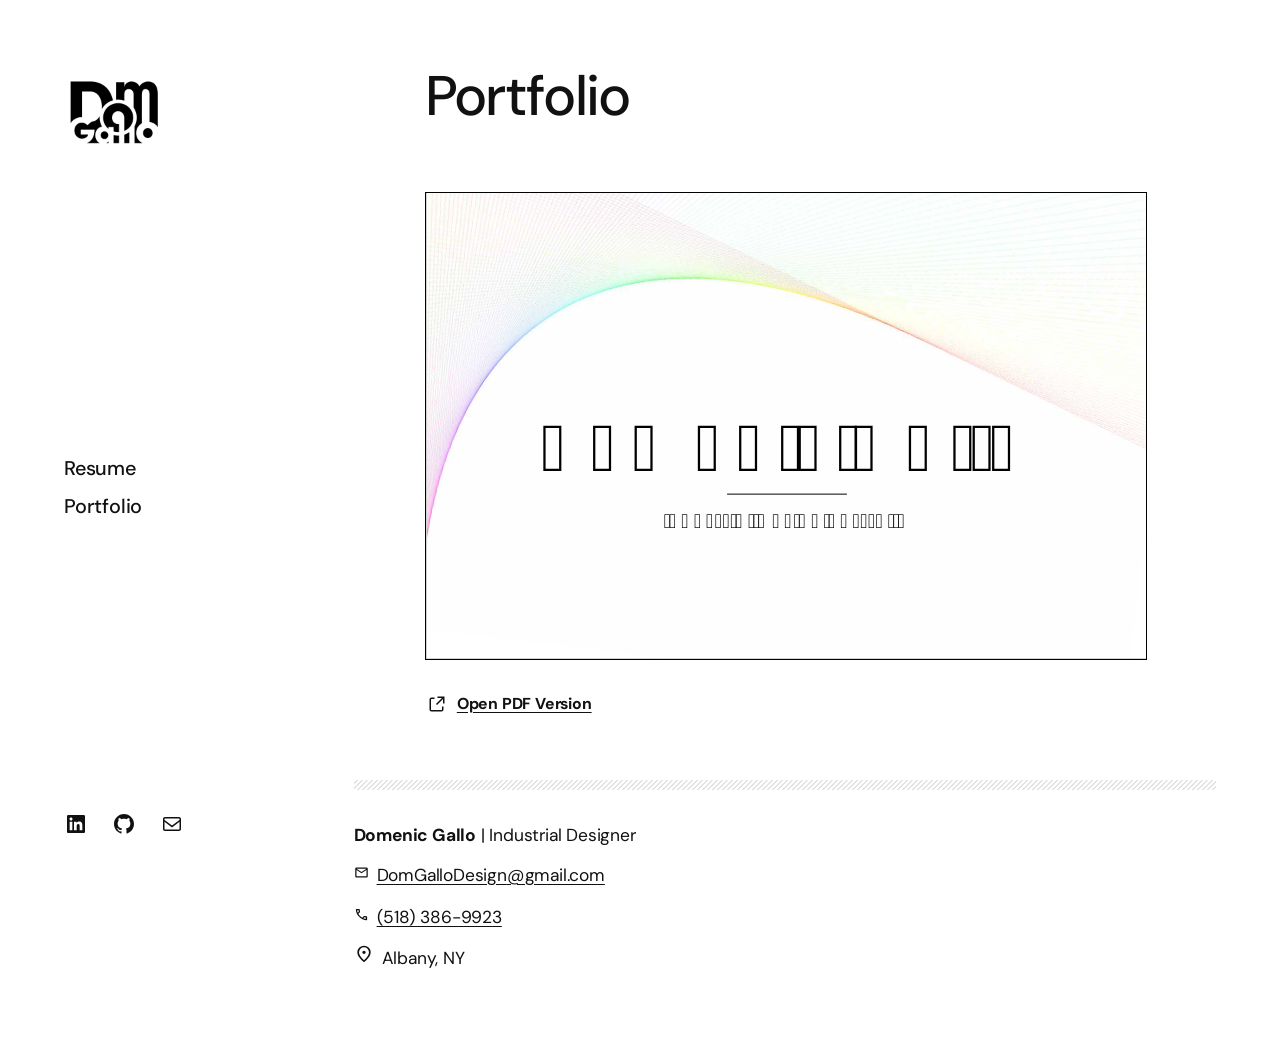
<file: portfolio/index.html>
<!DOCTYPE html>
<html lang="en-US">
<head><meta charset="UTF-8">
	
	<meta name="viewport" content="width=device-width, initial-scale=1">
<meta name="robots" content="max-image-preview:large">
<title>Portfolio – Domenic Gallo</title>





<style id="wp-img-auto-sizes-contain-inline-css">
img:is([sizes=auto i],[sizes^="auto," i]){contain-intrinsic-size:3000px 1500px}
/*# sourceURL=wp-img-auto-sizes-contain-inline-css */
</style>
<style id="wp-block-site-logo-inline-css">
.wp-block-site-logo{box-sizing:border-box;line-height:0}.wp-block-site-logo a{display:inline-block;line-height:0}.wp-block-site-logo.is-default-size img{height:auto;width:120px}.wp-block-site-logo img{height:auto;max-width:100%}.wp-block-site-logo a,.wp-block-site-logo img{border-radius:inherit}.wp-block-site-logo.aligncenter{margin-left:auto;margin-right:auto;text-align:center}:root :where(.wp-block-site-logo.is-style-rounded){border-radius:9999px}
/*# sourceURL=/wp-includes/blocks/site-logo/style.min.css */
</style>
<style id="wp-block-navigation-link-inline-css">
.wp-block-navigation .wp-block-navigation-item__label{overflow-wrap:break-word}.wp-block-navigation .wp-block-navigation-item__description{display:none}.link-ui-tools{outline:1px solid #f0f0f0;padding:8px}.link-ui-block-inserter{padding-top:8px}.link-ui-block-inserter__back{margin-left:8px;text-transform:uppercase}
/*# sourceURL=/wp-includes/blocks/navigation-link/style.min.css */
</style>
<link rel="stylesheet" id="wp-block-navigation-css" href="/wp-includes/blocks/navigation/style.min.css?ver=7.1.3" media="all">
<style id="wp-block-group-inline-css">
.wp-block-group{box-sizing:border-box}:where(.wp-block-group.wp-block-group-is-layout-constrained){position:relative}
/*# sourceURL=/wp-includes/blocks/group/style.min.css */
</style>
<style id="wp-block-social-links-inline-css">
.wp-block-social-links{background:none;box-sizing:border-box;margin-left:0;padding-left:0;padding-right:0;text-indent:0}.wp-block-social-links .wp-social-link a,.wp-block-social-links .wp-social-link a:hover{border-bottom:0;box-shadow:none;text-decoration:none}.wp-block-social-links .wp-social-link svg{height:1em;width:1em}.wp-block-social-links .wp-social-link span:not(.screen-reader-text){font-size:.65em;margin-left:.5em;margin-right:.5em}.wp-block-social-links.has-small-icon-size{font-size:16px}.wp-block-social-links,.wp-block-social-links.has-normal-icon-size{font-size:24px}.wp-block-social-links.has-large-icon-size{font-size:36px}.wp-block-social-links.has-huge-icon-size{font-size:48px}.wp-block-social-links.aligncenter{display:flex;justify-content:center}.wp-block-social-links.alignright{justify-content:flex-end}.wp-block-social-link{border-radius:9999px;display:block}@media not (prefers-reduced-motion){.wp-block-social-link{transition:transform .1s ease}}.wp-block-social-link{height:auto}.wp-block-social-link a{align-items:center;display:flex;line-height:0}.wp-block-social-link:hover{transform:scale(1.1)}.wp-block-social-links .wp-block-social-link.wp-social-link{display:inline-block;margin:0;padding:0}.wp-block-social-links .wp-block-social-link.wp-social-link .wp-block-social-link-anchor,.wp-block-social-links .wp-block-social-link.wp-social-link .wp-block-social-link-anchor svg,.wp-block-social-links .wp-block-social-link.wp-social-link .wp-block-social-link-anchor:active,.wp-block-social-links .wp-block-social-link.wp-social-link .wp-block-social-link-anchor:hover,.wp-block-social-links .wp-block-social-link.wp-social-link .wp-block-social-link-anchor:visited{fill:currentColor;color:currentColor}:where(.wp-block-social-links:not(.is-style-logos-only)) .wp-social-link{background-color:#f0f0f0;color:#444}:where(.wp-block-social-links:not(.is-style-logos-only)) .wp-social-link-amazon{background-color:#f90;color:#fff}:where(.wp-block-social-links:not(.is-style-logos-only)) .wp-social-link-bandcamp{background-color:#1ea0c3;color:#fff}:where(.wp-block-social-links:not(.is-style-logos-only)) .wp-social-link-behance{background-color:#0757fe;color:#fff}:where(.wp-block-social-links:not(.is-style-logos-only)) .wp-social-link-bluesky{background-color:#0a7aff;color:#fff}:where(.wp-block-social-links:not(.is-style-logos-only)) .wp-social-link-codepen{background-color:#1e1f26;color:#fff}:where(.wp-block-social-links:not(.is-style-logos-only)) .wp-social-link-deviantart{background-color:#02e49b;color:#fff}:where(.wp-block-social-links:not(.is-style-logos-only)) .wp-social-link-discord{background-color:#5865f2;color:#fff}:where(.wp-block-social-links:not(.is-style-logos-only)) .wp-social-link-dribbble{background-color:#e94c89;color:#fff}:where(.wp-block-social-links:not(.is-style-logos-only)) .wp-social-link-dropbox{background-color:#4280ff;color:#fff}:where(.wp-block-social-links:not(.is-style-logos-only)) .wp-social-link-etsy{background-color:#f45800;color:#fff}:where(.wp-block-social-links:not(.is-style-logos-only)) .wp-social-link-facebook{background-color:#0866ff;color:#fff}:where(.wp-block-social-links:not(.is-style-logos-only)) .wp-social-link-fivehundredpx{background-color:#000;color:#fff}:where(.wp-block-social-links:not(.is-style-logos-only)) .wp-social-link-flickr{background-color:#0461dd;color:#fff}:where(.wp-block-social-links:not(.is-style-logos-only)) .wp-social-link-foursquare{background-color:#e65678;color:#fff}:where(.wp-block-social-links:not(.is-style-logos-only)) .wp-social-link-github{background-color:#24292d;color:#fff}:where(.wp-block-social-links:not(.is-style-logos-only)) .wp-social-link-goodreads{background-color:#eceadd;color:#382110}:where(.wp-block-social-links:not(.is-style-logos-only)) .wp-social-link-google{background-color:#ea4434;color:#fff}:where(.wp-block-social-links:not(.is-style-logos-only)) .wp-social-link-gravatar{background-color:#1d4fc4;color:#fff}:where(.wp-block-social-links:not(.is-style-logos-only)) .wp-social-link-instagram{background-color:#f00075;color:#fff}:where(.wp-block-social-links:not(.is-style-logos-only)) .wp-social-link-lastfm{background-color:#e21b24;color:#fff}:where(.wp-block-social-links:not(.is-style-logos-only)) .wp-social-link-linkedin{background-color:#0d66c2;color:#fff}:where(.wp-block-social-links:not(.is-style-logos-only)) .wp-social-link-mastodon{background-color:#3288d4;color:#fff}:where(.wp-block-social-links:not(.is-style-logos-only)) .wp-social-link-medium{background-color:#000;color:#fff}:where(.wp-block-social-links:not(.is-style-logos-only)) .wp-social-link-meetup{background-color:#f6405f;color:#fff}:where(.wp-block-social-links:not(.is-style-logos-only)) .wp-social-link-patreon{background-color:#000;color:#fff}:where(.wp-block-social-links:not(.is-style-logos-only)) .wp-social-link-pinterest{background-color:#e60122;color:#fff}:where(.wp-block-social-links:not(.is-style-logos-only)) .wp-social-link-pocket{background-color:#ef4155;color:#fff}:where(.wp-block-social-links:not(.is-style-logos-only)) .wp-social-link-reddit{background-color:#ff4500;color:#fff}:where(.wp-block-social-links:not(.is-style-logos-only)) .wp-social-link-skype{background-color:#0478d7;color:#fff}:where(.wp-block-social-links:not(.is-style-logos-only)) .wp-social-link-snapchat{stroke:#000;background-color:#fefc00;color:#fff}:where(.wp-block-social-links:not(.is-style-logos-only)) .wp-social-link-soundcloud{background-color:#ff5600;color:#fff}:where(.wp-block-social-links:not(.is-style-logos-only)) .wp-social-link-spotify{background-color:#1bd760;color:#fff}:where(.wp-block-social-links:not(.is-style-logos-only)) .wp-social-link-telegram{background-color:#2aabee;color:#fff}:where(.wp-block-social-links:not(.is-style-logos-only)) .wp-social-link-threads{background-color:#000;color:#fff}:where(.wp-block-social-links:not(.is-style-logos-only)) .wp-social-link-tiktok{background-color:#000;color:#fff}:where(.wp-block-social-links:not(.is-style-logos-only)) .wp-social-link-tumblr{background-color:#011835;color:#fff}:where(.wp-block-social-links:not(.is-style-logos-only)) .wp-social-link-twitch{background-color:#6440a4;color:#fff}:where(.wp-block-social-links:not(.is-style-logos-only)) .wp-social-link-twitter{background-color:#1da1f2;color:#fff}:where(.wp-block-social-links:not(.is-style-logos-only)) .wp-social-link-vimeo{background-color:#1eb7ea;color:#fff}:where(.wp-block-social-links:not(.is-style-logos-only)) .wp-social-link-vk{background-color:#4680c2;color:#fff}:where(.wp-block-social-links:not(.is-style-logos-only)) .wp-social-link-wordpress{background-color:#3499cd;color:#fff}:where(.wp-block-social-links:not(.is-style-logos-only)) .wp-social-link-whatsapp{background-color:#25d366;color:#fff}:where(.wp-block-social-links:not(.is-style-logos-only)) .wp-social-link-x{background-color:#000;color:#fff}:where(.wp-block-social-links:not(.is-style-logos-only)) .wp-social-link-yelp{background-color:#d32422;color:#fff}:where(.wp-block-social-links:not(.is-style-logos-only)) .wp-social-link-youtube{background-color:red;color:#fff}:where(.wp-block-social-links.is-style-logos-only) .wp-social-link{background:none}:where(.wp-block-social-links.is-style-logos-only) .wp-social-link svg{height:1.25em;width:1.25em}:where(.wp-block-social-links.is-style-logos-only) .wp-social-link-amazon{color:#f90}:where(.wp-block-social-links.is-style-logos-only) .wp-social-link-bandcamp{color:#1ea0c3}:where(.wp-block-social-links.is-style-logos-only) .wp-social-link-behance{color:#0757fe}:where(.wp-block-social-links.is-style-logos-only) .wp-social-link-bluesky{color:#0a7aff}:where(.wp-block-social-links.is-style-logos-only) .wp-social-link-codepen{color:#1e1f26}:where(.wp-block-social-links.is-style-logos-only) .wp-social-link-deviantart{color:#02e49b}:where(.wp-block-social-links.is-style-logos-only) .wp-social-link-discord{color:#5865f2}:where(.wp-block-social-links.is-style-logos-only) .wp-social-link-dribbble{color:#e94c89}:where(.wp-block-social-links.is-style-logos-only) .wp-social-link-dropbox{color:#4280ff}:where(.wp-block-social-links.is-style-logos-only) .wp-social-link-etsy{color:#f45800}:where(.wp-block-social-links.is-style-logos-only) .wp-social-link-facebook{color:#0866ff}:where(.wp-block-social-links.is-style-logos-only) .wp-social-link-fivehundredpx{color:#000}:where(.wp-block-social-links.is-style-logos-only) .wp-social-link-flickr{color:#0461dd}:where(.wp-block-social-links.is-style-logos-only) .wp-social-link-foursquare{color:#e65678}:where(.wp-block-social-links.is-style-logos-only) .wp-social-link-github{color:#24292d}:where(.wp-block-social-links.is-style-logos-only) .wp-social-link-goodreads{color:#382110}:where(.wp-block-social-links.is-style-logos-only) .wp-social-link-google{color:#ea4434}:where(.wp-block-social-links.is-style-logos-only) .wp-social-link-gravatar{color:#1d4fc4}:where(.wp-block-social-links.is-style-logos-only) .wp-social-link-instagram{color:#f00075}:where(.wp-block-social-links.is-style-logos-only) .wp-social-link-lastfm{color:#e21b24}:where(.wp-block-social-links.is-style-logos-only) .wp-social-link-linkedin{color:#0d66c2}:where(.wp-block-social-links.is-style-logos-only) .wp-social-link-mastodon{color:#3288d4}:where(.wp-block-social-links.is-style-logos-only) .wp-social-link-medium{color:#000}:where(.wp-block-social-links.is-style-logos-only) .wp-social-link-meetup{color:#f6405f}:where(.wp-block-social-links.is-style-logos-only) .wp-social-link-patreon{color:#000}:where(.wp-block-social-links.is-style-logos-only) .wp-social-link-pinterest{color:#e60122}:where(.wp-block-social-links.is-style-logos-only) .wp-social-link-pocket{color:#ef4155}:where(.wp-block-social-links.is-style-logos-only) .wp-social-link-reddit{color:#ff4500}:where(.wp-block-social-links.is-style-logos-only) .wp-social-link-skype{color:#0478d7}:where(.wp-block-social-links.is-style-logos-only) .wp-social-link-snapchat{stroke:#000;color:#fff}:where(.wp-block-social-links.is-style-logos-only) .wp-social-link-soundcloud{color:#ff5600}:where(.wp-block-social-links.is-style-logos-only) .wp-social-link-spotify{color:#1bd760}:where(.wp-block-social-links.is-style-logos-only) .wp-social-link-telegram{color:#2aabee}:where(.wp-block-social-links.is-style-logos-only) .wp-social-link-threads{color:#000}:where(.wp-block-social-links.is-style-logos-only) .wp-social-link-tiktok{color:#000}:where(.wp-block-social-links.is-style-logos-only) .wp-social-link-tumblr{color:#011835}:where(.wp-block-social-links.is-style-logos-only) .wp-social-link-twitch{color:#6440a4}:where(.wp-block-social-links.is-style-logos-only) .wp-social-link-twitter{color:#1da1f2}:where(.wp-block-social-links.is-style-logos-only) .wp-social-link-vimeo{color:#1eb7ea}:where(.wp-block-social-links.is-style-logos-only) .wp-social-link-vk{color:#4680c2}:where(.wp-block-social-links.is-style-logos-only) .wp-social-link-whatsapp{color:#25d366}:where(.wp-block-social-links.is-style-logos-only) .wp-social-link-wordpress{color:#3499cd}:where(.wp-block-social-links.is-style-logos-only) .wp-social-link-x{color:#000}:where(.wp-block-social-links.is-style-logos-only) .wp-social-link-yelp{color:#d32422}:where(.wp-block-social-links.is-style-logos-only) .wp-social-link-youtube{color:red}.wp-block-social-links.is-style-pill-shape .wp-social-link{width:auto}:root :where(.wp-block-social-links .wp-social-link a){padding:.25em}:root :where(.wp-block-social-links.is-style-logos-only .wp-social-link a){padding:0}:root :where(.wp-block-social-links.is-style-pill-shape .wp-social-link a){padding-left:.6666666667em;padding-right:.6666666667em}.wp-block-social-links:not(.has-icon-color):not(.has-icon-background-color) .wp-social-link-snapchat .wp-block-social-link-label{color:#000}
/*# sourceURL=/wp-includes/blocks/social-links/style.min.css */
</style>
<style id="wp-block-post-title-inline-css">
.wp-block-post-title{box-sizing:border-box;word-break:break-word}.wp-block-post-title :where(a){display:inline-block;font-family:inherit;font-size:inherit;font-style:inherit;font-weight:inherit;letter-spacing:inherit;line-height:inherit;text-decoration:inherit}
/*# sourceURL=/wp-includes/blocks/post-title/style.min.css */
</style>
<link rel="stylesheet" id="pdfemb_embed_pdf_css-css" href="/wp-content/plugins/pdf-embedder/assets/css/pdfemb.min.css?ver=5.0.2" media="all">
<style id="pdfemb-pdf-embedder-viewer-style-inline-css">
.wp-block-pdfemb-pdf-embedder-viewer{max-width:none}

/*# sourceURL=/wp-content/plugins/pdf-embedder/block/build/style-index.css */
</style>
<style id="wp-block-icon-inline-css">
.wp-block-icon{line-height:0}.wp-block-icon.aligncenter{display:flex;justify-content:center}.wp-block-icon svg{fill:currentColor;box-sizing:border-box}.wp-block-icon svg.is-flip-horizontal{transform:scaleX(-1)}.wp-block-icon svg.is-flip-vertical{transform:scaleY(-1)}.wp-block-icon svg.is-flip-horizontal.is-flip-vertical{transform:scaleX(-1) scaleY(-1)}:where(.wp-block-icon) svg{height:100%;width:100%}
/*# sourceURL=/wp-includes/blocks/icon/style.min.css */
</style>
<style id="wp-block-file-inline-css">
.wp-block-file{box-sizing:border-box}.wp-block-file:not(.wp-element-button){font-size:.8em}.wp-block-file.aligncenter{text-align:center}.wp-block-file.alignright{text-align:right}.wp-block-file *+.wp-block-file__button{margin-left:.75em}:where(.wp-block-file){margin-bottom:1.5em}.wp-block-file__embed{margin-bottom:1em}:where(.wp-block-file__button){border-radius:2em;display:inline-block;padding:.5em 1em}:where(.wp-block-file__button):where(a):active,:where(.wp-block-file__button):where(a):focus,:where(.wp-block-file__button):where(a):hover,:where(.wp-block-file__button):where(a):visited{box-shadow:none;color:#fff;opacity:.85;text-decoration:none}
/*# sourceURL=/wp-includes/blocks/file/style.min.css */
</style>
<style id="wp-block-post-content-inline-css">
.wp-block-post-content{display:flow-root}
/*# sourceURL=/wp-includes/blocks/post-content/style.min.css */
</style>
<style id="wp-block-separator-inline-css">
@charset "UTF-8";.wp-block-separator{border:none;border-top:2px solid}:root :where(.wp-block-separator.is-style-dots){height:auto;line-height:1;text-align:center}:root :where(.wp-block-separator.is-style-dots):before{color:currentColor;content:"···";font-family:serif;font-size:1.5em;letter-spacing:2em;padding-left:2em}.wp-block-separator.is-style-dots{background:none!important;border:none!important}
/*# sourceURL=/wp-includes/blocks/separator/style.min.css */
</style>
<style id="wp-block-paragraph-inline-css">
.is-small-text{font-size:.875em}.is-regular-text{font-size:1em}.is-large-text{font-size:2.25em}.is-larger-text{font-size:3em}.has-drop-cap:not(:focus):first-letter{float:left;font-size:8.4em;font-style:normal;font-weight:100;line-height:.68;margin:.05em .1em 0 0;text-transform:uppercase}body.rtl .has-drop-cap:not(:focus):first-letter{float:none;margin-left:.1em}p.has-drop-cap.has-background{overflow:hidden}:root :where(p.has-background){padding:1.25em 2.375em}:where(p.has-text-color:not(.has-link-color)) a{color:inherit}p.has-text-align-left[style*="writing-mode:vertical-lr"],p.has-text-align-right[style*="writing-mode:vertical-rl"]{rotate:180deg}
/*# sourceURL=/wp-includes/blocks/paragraph/style.min.css */
</style>
<style id="safe-svg-svg-icon-style-inline-css">
.wp-block-safe-svg-svg-icon a{align-self:center}.safe-svg-cover{text-align:center}.safe-svg-cover .safe-svg-inside{display:inline-block;max-width:100%}.safe-svg-cover svg{fill:currentColor;height:100%;max-height:100%;max-width:100%;width:100%}

/*# sourceURL=/wp-content/plugins/safe-svg/dist/safe-svg-block-frontend.css */
</style>
<style id="wp-block-columns-inline-css">
.wp-block-columns{box-sizing:border-box;display:flex;flex-wrap:wrap!important}@media (min-width:782px){.wp-block-columns{flex-wrap:nowrap!important}}.wp-block-columns{align-items:normal!important}.wp-block-columns.are-vertically-aligned-top{align-items:flex-start}.wp-block-columns.are-vertically-aligned-center{align-items:center}.wp-block-columns.are-vertically-aligned-bottom{align-items:flex-end}@media (max-width:781px){.wp-block-columns:not(.is-not-stacked-on-mobile)>.wp-block-column{flex-basis:100%!important}}@media (min-width:782px){.wp-block-columns:not(.is-not-stacked-on-mobile)>.wp-block-column{flex-basis:0;flex-grow:1}.wp-block-columns:not(.is-not-stacked-on-mobile)>.wp-block-column[style*=flex-basis]{flex-grow:0}}.wp-block-columns.is-not-stacked-on-mobile{flex-wrap:nowrap!important}.wp-block-columns.is-not-stacked-on-mobile>.wp-block-column{flex-basis:0;flex-grow:1}.wp-block-columns.is-not-stacked-on-mobile>.wp-block-column[style*=flex-basis]{flex-grow:0}:where(.wp-block-columns){margin-bottom:1.75em}:where(.wp-block-columns.has-background){padding:1.25em 2.375em}.wp-block-column{flex-grow:1;min-width:0;overflow-wrap:break-word;word-break:break-word}.wp-block-column.is-vertically-aligned-top{align-self:flex-start}.wp-block-column.is-vertically-aligned-center{align-self:center}.wp-block-column.is-vertically-aligned-bottom{align-self:flex-end}.wp-block-column.is-vertically-aligned-stretch{align-self:stretch}.wp-block-column.is-vertically-aligned-bottom,.wp-block-column.is-vertically-aligned-center,.wp-block-column.is-vertically-aligned-top{width:100%}
/*# sourceURL=/wp-includes/blocks/columns/style.min.css */
</style>
<style id="wp-emoji-styles-inline-css">

	img.wp-smiley, img.emoji {
		display: inline !important;
		border: none !important;
		box-shadow: none !important;
		height: 1em !important;
		width: 1em !important;
		margin: 0 0.07em !important;
		vertical-align: -0.1em !important;
		background: none !important;
		padding: 0 !important;
	}
/*# sourceURL=wp-emoji-styles-inline-css */
</style>
<style id="wp-block-library-inline-css">
:root{--wp-block-synced-color:#7a00df;--wp-block-synced-color--rgb:122,0,223;--wp-bound-block-color:var(--wp-block-synced-color);--wp-editor-canvas-background:#ddd;--wp-admin-theme-color:#007cba;--wp-admin-theme-color--rgb:0,124,186;--wp-admin-theme-color-darker-10:#006ba1;--wp-admin-theme-color-darker-10--rgb:0,107,160.5;--wp-admin-theme-color-darker-20:#005a87;--wp-admin-theme-color-darker-20--rgb:0,90,135;--wp-admin-border-width-focus:2px}@media (min-resolution:192dpi){:root{--wp-admin-border-width-focus:1.5px}}.wp-element-button{cursor:pointer}:root .has-very-light-gray-background-color{background-color:#eee}:root .has-very-dark-gray-background-color{background-color:#313131}:root .has-very-light-gray-color{color:#eee}:root .has-very-dark-gray-color{color:#313131}:root .has-vivid-green-cyan-to-vivid-cyan-blue-gradient-background{background:linear-gradient(135deg,#00d084,#0693e3)}:root .has-purple-crush-gradient-background{background:linear-gradient(135deg,#34e2e4,#4721fb 50%,#ab1dfe)}:root .has-hazy-dawn-gradient-background{background:linear-gradient(135deg,#faaca8,#dad0ec)}:root .has-subdued-olive-gradient-background{background:linear-gradient(135deg,#fafae1,#67a671)}:root .has-atomic-cream-gradient-background{background:linear-gradient(135deg,#fdd79a,#004a59)}:root .has-nightshade-gradient-background{background:linear-gradient(135deg,#330968,#31cdcf)}:root .has-midnight-gradient-background{background:linear-gradient(135deg,#020381,#2874fc)}:root{--wp--preset--font-size--normal:16px;--wp--preset--font-size--huge:42px}.has-regular-font-size{font-size:1em}.has-larger-font-size{font-size:2.625em}.has-normal-font-size{font-size:var(--wp--preset--font-size--normal)}.has-huge-font-size{font-size:var(--wp--preset--font-size--huge)}:root .has-text-align-center{text-align:center}:root .has-text-align-left{text-align:left}:root .has-text-align-right{text-align:right}.has-fit-text{white-space:nowrap!important}#end-resizable-editor-section{display:none}.aligncenter{clear:both}.items-justified-left{justify-content:flex-start}.items-justified-center{justify-content:center}.items-justified-right{justify-content:flex-end}.items-justified-space-between{justify-content:space-between}.screen-reader-text{word-wrap:normal!important;border:0;clip-path:inset(50%);height:1px;margin:-1px;overflow:hidden;padding:0;position:absolute;width:1px;word-break:normal!important}.screen-reader-text:focus{background-color:#ddd;clip-path:none;color:#444;display:block;font-size:1em;height:auto;left:5px;line-height:normal;padding:15px 23px 14px;text-decoration:none;top:5px;width:auto;z-index:100000}html :where(.has-border-color){border-style:solid}html :where([style^=border-color],[style*=";border-color"],[style*="; border-color"]){border-style:solid}html :where([style^=border-top-color],[style*=";border-top-color"],[style*="; border-top-color"]){border-top-style:solid}html :where([style^=border-right-color],[style*=";border-right-color"],[style*="; border-right-color"]){border-right-style:solid}html :where([style^=border-bottom-color],[style*=";border-bottom-color"],[style*="; border-bottom-color"]){border-bottom-style:solid}html :where([style^=border-left-color],[style*=";border-left-color"],[style*="; border-left-color"]){border-left-style:solid}html :where([style^=border-width],[style*=";border-width"],[style*="; border-width"]){border-style:solid}html :where([style^=border-top-width],[style*=";border-top-width"],[style*="; border-top-width"]){border-top-style:solid}html :where([style^=border-right-width],[style*=";border-right-width"],[style*="; border-right-width"]){border-right-style:solid}html :where([style^=border-bottom-width],[style*=";border-bottom-width"],[style*="; border-bottom-width"]){border-bottom-style:solid}html :where([style^=border-left-width],[style*=";border-left-width"],[style*="; border-left-width"]){border-left-style:solid}html :where(img[class*=wp-image-]){height:auto;max-width:100%}:where(figure){margin:0 0 1em}html :where(.is-position-sticky){--wp-admin--admin-bar--position-offset:var(--wp-admin--admin-bar--height,0px)}@media screen and (max-width:600px){html :where(.is-position-sticky){--wp-admin--admin-bar--position-offset:0px}}
/*# sourceURL=/wp-includes/css/dist/block-library/common.min.css */
</style>
<style id="global-styles-inline-css">
:root{--wp--preset--aspect-ratio--square: 1;--wp--preset--aspect-ratio--4-3: 4/3;--wp--preset--aspect-ratio--3-4: 3/4;--wp--preset--aspect-ratio--3-2: 3/2;--wp--preset--aspect-ratio--2-3: 2/3;--wp--preset--aspect-ratio--16-9: 16/9;--wp--preset--aspect-ratio--9-16: 9/16;--wp--preset--color--black: #000000;--wp--preset--color--cyan-bluish-gray: #abb8c3;--wp--preset--color--white: #ffffff;--wp--preset--color--pale-pink: #f78da7;--wp--preset--color--vivid-red: #cf2e2e;--wp--preset--color--luminous-vivid-orange: #ff6900;--wp--preset--color--luminous-vivid-amber: #fcb900;--wp--preset--color--light-green-cyan: #7bdcb5;--wp--preset--color--vivid-green-cyan: #00d084;--wp--preset--color--pale-cyan-blue: #8ed1fc;--wp--preset--color--vivid-cyan-blue: #0693e3;--wp--preset--color--vivid-purple: #9b51e0;--wp--preset--color--foreground: #111111;--wp--preset--color--background: #FFFFFF;--wp--preset--color--primary: #4db8ff;--wp--preset--color--secondary: #6B6A6A;--wp--preset--color--tertiary: #E2E2E2;--wp--preset--color--quaternary: #F3F2F2;--wp--preset--gradient--vivid-cyan-blue-to-vivid-purple: linear-gradient(135deg,rgb(6,147,227) 0%,rgb(155,81,224) 100%);--wp--preset--gradient--light-green-cyan-to-vivid-green-cyan: linear-gradient(135deg,rgb(122,220,180) 0%,rgb(0,208,130) 100%);--wp--preset--gradient--luminous-vivid-amber-to-luminous-vivid-orange: linear-gradient(135deg,rgb(252,185,0) 0%,rgb(255,105,0) 100%);--wp--preset--gradient--luminous-vivid-orange-to-vivid-red: linear-gradient(135deg,rgb(255,105,0) 0%,rgb(207,46,46) 100%);--wp--preset--gradient--very-light-gray-to-cyan-bluish-gray: linear-gradient(135deg,rgb(238,238,238) 0%,rgb(169,184,195) 100%);--wp--preset--gradient--cool-to-warm-spectrum: linear-gradient(135deg,rgb(74,234,220) 0%,rgb(151,120,209) 20%,rgb(207,42,186) 40%,rgb(238,44,130) 60%,rgb(251,105,98) 80%,rgb(254,248,76) 100%);--wp--preset--gradient--blush-light-purple: linear-gradient(135deg,rgb(255,206,236) 0%,rgb(152,150,240) 100%);--wp--preset--gradient--blush-bordeaux: linear-gradient(135deg,rgb(254,205,165) 0%,rgb(254,45,45) 50%,rgb(107,0,62) 100%);--wp--preset--gradient--luminous-dusk: linear-gradient(135deg,rgb(255,203,112) 0%,rgb(199,81,192) 50%,rgb(65,88,208) 100%);--wp--preset--gradient--pale-ocean: linear-gradient(135deg,rgb(255,245,203) 0%,rgb(182,227,212) 50%,rgb(51,167,181) 100%);--wp--preset--gradient--electric-grass: linear-gradient(135deg,rgb(202,248,128) 0%,rgb(113,206,126) 100%);--wp--preset--gradient--midnight: linear-gradient(135deg,rgb(2,3,129) 0%,rgb(40,116,252) 100%);--wp--preset--gradient--foreground-to-background: linear-gradient(160deg, var(--wp--preset--color--foreground), var(--wp--preset--color--background));--wp--preset--gradient--foreground-to-primary: linear-gradient(160deg, var(--wp--preset--color--foreground), var(--wp--preset--color--primary));--wp--preset--gradient--foreground-to-secondary: linear-gradient(160deg, var(--wp--preset--color--foreground), var(--wp--preset--color--secondary));--wp--preset--gradient--foreground-to-quaternary: linear-gradient(160deg, var(--wp--preset--color--foreground), var(--wp--preset--color--quaternary));--wp--preset--gradient--foreground-to-tertiary: linear-gradient(160deg, var(--wp--preset--color--foreground), var(--wp--preset--color--tertiary));--wp--preset--gradient--background-to-foreground: linear-gradient(160deg, var(--wp--preset--color--background), var(--wp--preset--color--foreground));--wp--preset--gradient--background-to-primary: linear-gradient(160deg, var(--wp--preset--color--background), var(--wp--preset--color--primary));--wp--preset--gradient--background-to-secondary: linear-gradient(160deg, var(--wp--preset--color--background), var(--wp--preset--color--secondary));--wp--preset--gradient--background-to-quaternary: linear-gradient(160deg, var(--wp--preset--color--background), var(--wp--preset--color--quaternary));--wp--preset--gradient--background-to-tertiary: linear-gradient(160deg, var(--wp--preset--color--background), var(--wp--preset--color--tertiary));--wp--preset--gradient--primary-to-background: linear-gradient(160deg, var(--wp--preset--color--primary), var(--wp--preset--color--background));--wp--preset--gradient--primary-to-foreground: linear-gradient(160deg, var(--wp--preset--color--primary), var(--wp--preset--color--foreground));--wp--preset--gradient--primary-to-secondary: linear-gradient(160deg, var(--wp--preset--color--primary), var(--wp--preset--color--secondary));--wp--preset--gradient--primary-to-quaternary: linear-gradient(160deg, var(--wp--preset--color--primary), var(--wp--preset--color--quaternary));--wp--preset--gradient--primary-to-tertiary: linear-gradient(160deg, var(--wp--preset--color--primary), var(--wp--preset--color--tertiary));--wp--preset--gradient--secondary-to-background: linear-gradient(160deg, var(--wp--preset--color--secondary), var(--wp--preset--color--background));--wp--preset--gradient--secondary-to-foreground: linear-gradient(160deg, var(--wp--preset--color--secondary), var(--wp--preset--color--foreground));--wp--preset--gradient--secondary-to-primary: linear-gradient(160deg, var(--wp--preset--color--secondary), var(--wp--preset--color--primary));--wp--preset--gradient--secondary-to-quaternary: linear-gradient(160deg, var(--wp--preset--color--secondary), var(--wp--preset--color--quaternary));--wp--preset--gradient--secondary-to-tertiary: linear-gradient(160deg, var(--wp--preset--color--secondary), var(--wp--preset--color--tertiary));--wp--preset--gradient--tertiary-to-background: linear-gradient(160deg, var(--wp--preset--color--tertiary), var(--wp--preset--color--background));--wp--preset--gradient--tertiary-to-foreground: linear-gradient(160deg, var(--wp--preset--color--tertiary), var(--wp--preset--color--foreground));--wp--preset--gradient--tertiary-to-primary: linear-gradient(160deg, var(--wp--preset--color--tertiary), var(--wp--preset--color--primary));--wp--preset--gradient--tertiary-to-secondary: linear-gradient(160deg, var(--wp--preset--color--tertiary), var(--wp--preset--color--secondary));--wp--preset--gradient--tertiary-to-quaternary: linear-gradient(160deg, var(--wp--preset--color--tertiary), var(--wp--preset--color--quaternary));--wp--preset--gradient--quaternary-to-background: linear-gradient(160deg, var(--wp--preset--color--quaternary), var(--wp--preset--color--background));--wp--preset--gradient--quaternary-to-foreground: linear-gradient(160deg, var(--wp--preset--color--quaternary), var(--wp--preset--color--foreground));--wp--preset--gradient--quaternary-to-primary: linear-gradient(160deg, var(--wp--preset--color--quaternary), var(--wp--preset--color--primary));--wp--preset--gradient--quaternary-to-secondary: linear-gradient(160deg, var(--wp--preset--color--quaternary), var(--wp--preset--color--secondary));--wp--preset--gradient--quaternary-to-tertiary: linear-gradient(160deg, var(--wp--preset--color--quaternary), var(--wp--preset--color--tertiary));--wp--preset--font-size--small: clamp(16px, 1rem + ((1vw - 3.2px) * 0.147), 18px);--wp--preset--font-size--medium: clamp(17px, 1.063rem + ((1vw - 3.2px) * 0.294), 21px);--wp--preset--font-size--large: clamp(21px, 1.313rem + ((1vw - 3.2px) * 0.221), 24px);--wp--preset--font-size--x-large: clamp(25.014px, 1.563rem + ((1vw - 3.2px) * 1.249), 42px);--wp--preset--font-size--tiny: clamp(14px, 0.875rem + ((1vw - 3.2px) * 0.147), 16px);--wp--preset--font-size--extra-large: clamp(24px, 1.5rem + ((1vw - 3.2px) * 0.588), 32px);--wp--preset--font-size--huge: clamp(36px, 2.25rem + ((1vw - 3.2px) * 2.059), 64px);--wp--preset--font-size--gigantic: clamp(64px, 4rem + ((1vw - 3.2px) * 2.353), 96px);--wp--preset--font-size--heading-1: clamp(36px, 2.25rem + ((1vw - 3.2px) * 2.059), 64px);--wp--preset--font-size--heading-2: clamp(33px, 2.063rem + ((1vw - 3.2px) * 1.691), 56px);--wp--preset--font-size--heading-3: clamp(30px, 1.875rem + ((1vw - 3.2px) * 1.324), 48px);--wp--preset--font-size--heading-4: clamp(27px, 1.688rem + ((1vw - 3.2px) * 0.956), 40px);--wp--preset--font-size--heading-5: clamp(24px, 1.5rem + ((1vw - 3.2px) * 0.588), 32px);--wp--preset--font-size--heading-6: clamp(21px, 1.313rem + ((1vw - 3.2px) * 0.441), 27px);--wp--preset--font-family--chivo-mono: "Chivo Mono", monospace;--wp--preset--font-family--dm-sans: "DM Sans", sans-serif;--wp--preset--spacing--20: 12px;--wp--preset--spacing--30: 16px;--wp--preset--spacing--40: 24px;--wp--preset--spacing--50: 32px;--wp--preset--spacing--60: clamp(32px, 7.5vw, 40px);--wp--preset--spacing--70: clamp(48px, 9vw, 64px);--wp--preset--spacing--80: clamp( 64px, 6.666vw, 96px );--wp--preset--spacing--10: 8px;--wp--preset--spacing--body-gutter: clamp( 32px, 5vw, 64px );--wp--preset--shadow--natural: 6px 6px 9px rgba(0, 0, 0, 0.2);--wp--preset--shadow--deep: 12px 12px 50px rgba(0, 0, 0, 0.4);--wp--preset--shadow--sharp: 6px 6px 0px rgba(0, 0, 0, 0.2);--wp--preset--shadow--outlined: 6px 6px 0px -3px rgb(255, 255, 255), 6px 6px rgb(0, 0, 0);--wp--preset--shadow--crisp: 6px 6px 0px rgb(0, 0, 0);--wp--custom--spacing--baseline: 16px;--wp--custom--spacing--small: min(32px, 6.4vw);--wp--custom--spacing--gutter: clamp( calc( 2 * var( --wp--custom--spacing--baseline ) ), 6.666vw, calc( 4 * var( --wp--custom--spacing--baseline ) ) );--wp--custom--spacing--outer: var( --wp--custom--spacing--gutter );--wp--custom--typography--letter-spacing--body: -0.01em;--wp--custom--typography--letter-spacing--heading: -0.02em;--wp--custom--typography--letter-spacing--gigantic: -0.03em;--wp--custom--typography--letter-spacing--uppercase: 0;--wp--custom--typography--line-height--body: 1.5em;--wp--custom--typography--line-height--headings--gigantic: 1.05;--wp--custom--typography--line-height--headings--large: 1.15;--wp--custom--typography--line-height--headings--small: 1.25;}.wp-block-button{--wp--preset--dimension--25: 25%;--wp--preset--dimension--50: 50%;--wp--preset--dimension--75: 75%;--wp--preset--dimension--100: 100%;}:root { --wp--style--global--content-size: 720px;--wp--style--global--wide-size: 1680px; }:where(body) { margin: 0; }.wp-site-blocks { padding-top: var(--wp--style--root--padding-top); padding-bottom: var(--wp--style--root--padding-bottom); }.has-global-padding { padding-right: var(--wp--style--root--padding-right); padding-left: var(--wp--style--root--padding-left); }.has-global-padding > .alignfull { margin-right: calc(var(--wp--style--root--padding-right) * -1); margin-left: calc(var(--wp--style--root--padding-left) * -1); }.has-global-padding :where(:not(.alignfull.is-layout-flow) > .has-global-padding:not(.wp-block-block, .alignfull)) { padding-right: 0; padding-left: 0; }.has-global-padding :where(:not(.alignfull.is-layout-flow) > .has-global-padding:not(.wp-block-block, .alignfull)) > .alignfull { margin-left: 0; margin-right: 0; }.wp-site-blocks > .alignleft { float: left; margin-right: 2em; }.wp-site-blocks > .alignright { float: right; margin-left: 2em; }.wp-site-blocks > .aligncenter { justify-content: center; margin-left: auto; margin-right: auto; }:where(.wp-site-blocks) > * { margin-block-start: min(32px, 6.4vw); margin-block-end: 0; }:where(.wp-site-blocks) > :first-child { margin-block-start: 0; }:where(.wp-site-blocks) > :last-child { margin-block-end: 0; }:root { --wp--style--block-gap: min(32px, 6.4vw); }:root :where(.is-layout-flow) > :first-child{margin-block-start: 0;}:root :where(.is-layout-flow) > :last-child{margin-block-end: 0;}:root :where(.is-layout-flow) > *{margin-block-start: min(32px, 6.4vw);margin-block-end: 0;}:root :where(.is-layout-constrained) > :first-child{margin-block-start: 0;}:root :where(.is-layout-constrained) > :last-child{margin-block-end: 0;}:root :where(.is-layout-constrained) > *{margin-block-start: min(32px, 6.4vw);margin-block-end: 0;}:root :where(.is-layout-flex){gap: min(32px, 6.4vw);}:root :where(.is-layout-grid){gap: min(32px, 6.4vw);}.is-layout-flow > .alignleft{float: left;margin-inline-start: 0;margin-inline-end: 2em;}.is-layout-flow > .alignright{float: right;margin-inline-start: 2em;margin-inline-end: 0;}.is-layout-flow > .aligncenter{margin-left: auto !important;margin-right: auto !important;}.is-layout-constrained > .alignleft{float: left;margin-inline-start: 0;margin-inline-end: 2em;}.is-layout-constrained > .alignright{float: right;margin-inline-start: 2em;margin-inline-end: 0;}.is-layout-constrained > .aligncenter{margin-left: auto !important;margin-right: auto !important;}.is-layout-constrained > :where(:not(.alignleft):not(.alignright):not(.alignfull)){max-width: var(--wp--style--global--content-size);margin-left: auto !important;margin-right: auto !important;}.is-layout-constrained > .alignwide{max-width: var(--wp--style--global--wide-size);}body .is-layout-flex{display: flex;}.is-layout-flex{flex-wrap: wrap;align-items: center;}.is-layout-flex > :is(*, div){margin: 0;}body .is-layout-grid{display: grid;}.is-layout-grid > :is(*, div){margin: 0;}body{background-color: var(--wp--preset--color--background);color: var(--wp--preset--color--foreground);font-family: var(--wp--preset--font-family--dm-sans);font-size: var(--wp--preset--font-size--medium);font-style: normal;font-weight: 400;letter-spacing: var(--wp--custom--typography--letter-spacing--body);line-height: var(--wp--custom--typography--line-height--body);--wp--style--root--padding-top: var(--wp--preset--spacing--body-gutter);--wp--style--root--padding-right: var(--wp--preset--spacing--body-gutter);--wp--style--root--padding-bottom: var(--wp--preset--spacing--body-gutter);--wp--style--root--padding-left: var(--wp--preset--spacing--body-gutter);}a:where(:not(.wp-element-button)){color: inherit;font-family: var(--wp--preset--font-family--dm-sans);text-decoration: underline;}:root :where(a:where(:not(.wp-element-button)):hover){text-decoration: none;}h1, h2, h3, h4, h5, h6{font-family: var(--wp--preset--font-family--dm-sans);font-style: normal;font-weight: 500;letter-spacing: var(--wp--custom--typography--letter-spacing--gigantic);margin-top: .75em;margin-bottom: 1em;}h1{font-size: var(--wp--preset--font-size--heading-1);line-height: var(--wp--custom--typography--line-height--headings--large);}h2{font-size: var(--wp--preset--font-size--heading-2);line-height: var(--wp--custom--typography--line-height--headings--large);}h3{font-size: var(--wp--preset--font-size--heading-3);line-height: var(--wp--custom--typography--line-height--headings--large);}h4{font-size: var(--wp--preset--font-size--heading-4);line-height: var(--wp--custom--typography--line-height--headings--large);}h5{font-size: var(--wp--preset--font-size--heading-5);line-height: var(--wp--custom--typography--line-height--headings--small);}h6{font-size: var(--wp--preset--font-size--heading-6);line-height: var(--wp--custom--typography--line-height--headings--small);}:root :where(.wp-element-button, .wp-block-button__link){background-color: var(--wp--preset--color--primary);border-radius: 999px;border-width: 0;color: var(--wp--preset--color--background);font-family: var(--wp--preset--font-family--dm-sans);font-size: var(--wp--preset--font-size--small);font-style: inherit;font-weight: 600;letter-spacing: inherit;line-height: var(--wp--custom--typography--line-height--headings--large);padding-top: calc(0.667em + 2px);padding-right: calc(1.333em + 2px);padding-bottom: calc(0.667em + 2px);padding-left: calc(1.333em + 2px);text-decoration: none;text-transform: inherit;}:root :where(.wp-element-caption, .wp-block-audio figcaption, .wp-block-embed figcaption, .wp-block-gallery figcaption, .wp-block-image figcaption, .wp-block-table figcaption, .wp-block-video figcaption){color: var(--wp--preset--color--secondary);font-family: var(--wp--preset--font-family--chivo-mono);font-size: var(--wp--preset--font-size--small);margin-top: .75em;margin-bottom: 0;}cite{font-size: var(--wp--preset--font-size--medium);font-style: normal;text-transform: none;}.has-black-color{color: var(--wp--preset--color--black) !important;}.has-cyan-bluish-gray-color{color: var(--wp--preset--color--cyan-bluish-gray) !important;}.has-white-color{color: var(--wp--preset--color--white) !important;}.has-pale-pink-color{color: var(--wp--preset--color--pale-pink) !important;}.has-vivid-red-color{color: var(--wp--preset--color--vivid-red) !important;}.has-luminous-vivid-orange-color{color: var(--wp--preset--color--luminous-vivid-orange) !important;}.has-luminous-vivid-amber-color{color: var(--wp--preset--color--luminous-vivid-amber) !important;}.has-light-green-cyan-color{color: var(--wp--preset--color--light-green-cyan) !important;}.has-vivid-green-cyan-color{color: var(--wp--preset--color--vivid-green-cyan) !important;}.has-pale-cyan-blue-color{color: var(--wp--preset--color--pale-cyan-blue) !important;}.has-vivid-cyan-blue-color{color: var(--wp--preset--color--vivid-cyan-blue) !important;}.has-vivid-purple-color{color: var(--wp--preset--color--vivid-purple) !important;}.has-foreground-color{color: var(--wp--preset--color--foreground) !important;}.has-background-color{color: var(--wp--preset--color--background) !important;}.has-primary-color{color: var(--wp--preset--color--primary) !important;}.has-secondary-color{color: var(--wp--preset--color--secondary) !important;}.has-tertiary-color{color: var(--wp--preset--color--tertiary) !important;}.has-quaternary-color{color: var(--wp--preset--color--quaternary) !important;}.has-black-background-color{background-color: var(--wp--preset--color--black) !important;}.has-cyan-bluish-gray-background-color{background-color: var(--wp--preset--color--cyan-bluish-gray) !important;}.has-white-background-color{background-color: var(--wp--preset--color--white) !important;}.has-pale-pink-background-color{background-color: var(--wp--preset--color--pale-pink) !important;}.has-vivid-red-background-color{background-color: var(--wp--preset--color--vivid-red) !important;}.has-luminous-vivid-orange-background-color{background-color: var(--wp--preset--color--luminous-vivid-orange) !important;}.has-luminous-vivid-amber-background-color{background-color: var(--wp--preset--color--luminous-vivid-amber) !important;}.has-light-green-cyan-background-color{background-color: var(--wp--preset--color--light-green-cyan) !important;}.has-vivid-green-cyan-background-color{background-color: var(--wp--preset--color--vivid-green-cyan) !important;}.has-pale-cyan-blue-background-color{background-color: var(--wp--preset--color--pale-cyan-blue) !important;}.has-vivid-cyan-blue-background-color{background-color: var(--wp--preset--color--vivid-cyan-blue) !important;}.has-vivid-purple-background-color{background-color: var(--wp--preset--color--vivid-purple) !important;}.has-foreground-background-color{background-color: var(--wp--preset--color--foreground) !important;}.has-background-background-color{background-color: var(--wp--preset--color--background) !important;}.has-primary-background-color{background-color: var(--wp--preset--color--primary) !important;}.has-secondary-background-color{background-color: var(--wp--preset--color--secondary) !important;}.has-tertiary-background-color{background-color: var(--wp--preset--color--tertiary) !important;}.has-quaternary-background-color{background-color: var(--wp--preset--color--quaternary) !important;}.has-black-border-color{border-color: var(--wp--preset--color--black) !important;}.has-cyan-bluish-gray-border-color{border-color: var(--wp--preset--color--cyan-bluish-gray) !important;}.has-white-border-color{border-color: var(--wp--preset--color--white) !important;}.has-pale-pink-border-color{border-color: var(--wp--preset--color--pale-pink) !important;}.has-vivid-red-border-color{border-color: var(--wp--preset--color--vivid-red) !important;}.has-luminous-vivid-orange-border-color{border-color: var(--wp--preset--color--luminous-vivid-orange) !important;}.has-luminous-vivid-amber-border-color{border-color: var(--wp--preset--color--luminous-vivid-amber) !important;}.has-light-green-cyan-border-color{border-color: var(--wp--preset--color--light-green-cyan) !important;}.has-vivid-green-cyan-border-color{border-color: var(--wp--preset--color--vivid-green-cyan) !important;}.has-pale-cyan-blue-border-color{border-color: var(--wp--preset--color--pale-cyan-blue) !important;}.has-vivid-cyan-blue-border-color{border-color: var(--wp--preset--color--vivid-cyan-blue) !important;}.has-vivid-purple-border-color{border-color: var(--wp--preset--color--vivid-purple) !important;}.has-foreground-border-color{border-color: var(--wp--preset--color--foreground) !important;}.has-background-border-color{border-color: var(--wp--preset--color--background) !important;}.has-primary-border-color{border-color: var(--wp--preset--color--primary) !important;}.has-secondary-border-color{border-color: var(--wp--preset--color--secondary) !important;}.has-tertiary-border-color{border-color: var(--wp--preset--color--tertiary) !important;}.has-quaternary-border-color{border-color: var(--wp--preset--color--quaternary) !important;}.has-vivid-cyan-blue-to-vivid-purple-gradient-background{background: var(--wp--preset--gradient--vivid-cyan-blue-to-vivid-purple) !important;}.has-light-green-cyan-to-vivid-green-cyan-gradient-background{background: var(--wp--preset--gradient--light-green-cyan-to-vivid-green-cyan) !important;}.has-luminous-vivid-amber-to-luminous-vivid-orange-gradient-background{background: var(--wp--preset--gradient--luminous-vivid-amber-to-luminous-vivid-orange) !important;}.has-luminous-vivid-orange-to-vivid-red-gradient-background{background: var(--wp--preset--gradient--luminous-vivid-orange-to-vivid-red) !important;}.has-very-light-gray-to-cyan-bluish-gray-gradient-background{background: var(--wp--preset--gradient--very-light-gray-to-cyan-bluish-gray) !important;}.has-cool-to-warm-spectrum-gradient-background{background: var(--wp--preset--gradient--cool-to-warm-spectrum) !important;}.has-blush-light-purple-gradient-background{background: var(--wp--preset--gradient--blush-light-purple) !important;}.has-blush-bordeaux-gradient-background{background: var(--wp--preset--gradient--blush-bordeaux) !important;}.has-luminous-dusk-gradient-background{background: var(--wp--preset--gradient--luminous-dusk) !important;}.has-pale-ocean-gradient-background{background: var(--wp--preset--gradient--pale-ocean) !important;}.has-electric-grass-gradient-background{background: var(--wp--preset--gradient--electric-grass) !important;}.has-midnight-gradient-background{background: var(--wp--preset--gradient--midnight) !important;}.has-foreground-to-background-gradient-background{background: var(--wp--preset--gradient--foreground-to-background) !important;}.has-foreground-to-primary-gradient-background{background: var(--wp--preset--gradient--foreground-to-primary) !important;}.has-foreground-to-secondary-gradient-background{background: var(--wp--preset--gradient--foreground-to-secondary) !important;}.has-foreground-to-quaternary-gradient-background{background: var(--wp--preset--gradient--foreground-to-quaternary) !important;}.has-foreground-to-tertiary-gradient-background{background: var(--wp--preset--gradient--foreground-to-tertiary) !important;}.has-background-to-foreground-gradient-background{background: var(--wp--preset--gradient--background-to-foreground) !important;}.has-background-to-primary-gradient-background{background: var(--wp--preset--gradient--background-to-primary) !important;}.has-background-to-secondary-gradient-background{background: var(--wp--preset--gradient--background-to-secondary) !important;}.has-background-to-quaternary-gradient-background{background: var(--wp--preset--gradient--background-to-quaternary) !important;}.has-background-to-tertiary-gradient-background{background: var(--wp--preset--gradient--background-to-tertiary) !important;}.has-primary-to-background-gradient-background{background: var(--wp--preset--gradient--primary-to-background) !important;}.has-primary-to-foreground-gradient-background{background: var(--wp--preset--gradient--primary-to-foreground) !important;}.has-primary-to-secondary-gradient-background{background: var(--wp--preset--gradient--primary-to-secondary) !important;}.has-primary-to-quaternary-gradient-background{background: var(--wp--preset--gradient--primary-to-quaternary) !important;}.has-primary-to-tertiary-gradient-background{background: var(--wp--preset--gradient--primary-to-tertiary) !important;}.has-secondary-to-background-gradient-background{background: var(--wp--preset--gradient--secondary-to-background) !important;}.has-secondary-to-foreground-gradient-background{background: var(--wp--preset--gradient--secondary-to-foreground) !important;}.has-secondary-to-primary-gradient-background{background: var(--wp--preset--gradient--secondary-to-primary) !important;}.has-secondary-to-quaternary-gradient-background{background: var(--wp--preset--gradient--secondary-to-quaternary) !important;}.has-secondary-to-tertiary-gradient-background{background: var(--wp--preset--gradient--secondary-to-tertiary) !important;}.has-tertiary-to-background-gradient-background{background: var(--wp--preset--gradient--tertiary-to-background) !important;}.has-tertiary-to-foreground-gradient-background{background: var(--wp--preset--gradient--tertiary-to-foreground) !important;}.has-tertiary-to-primary-gradient-background{background: var(--wp--preset--gradient--tertiary-to-primary) !important;}.has-tertiary-to-secondary-gradient-background{background: var(--wp--preset--gradient--tertiary-to-secondary) !important;}.has-tertiary-to-quaternary-gradient-background{background: var(--wp--preset--gradient--tertiary-to-quaternary) !important;}.has-quaternary-to-background-gradient-background{background: var(--wp--preset--gradient--quaternary-to-background) !important;}.has-quaternary-to-foreground-gradient-background{background: var(--wp--preset--gradient--quaternary-to-foreground) !important;}.has-quaternary-to-primary-gradient-background{background: var(--wp--preset--gradient--quaternary-to-primary) !important;}.has-quaternary-to-secondary-gradient-background{background: var(--wp--preset--gradient--quaternary-to-secondary) !important;}.has-quaternary-to-tertiary-gradient-background{background: var(--wp--preset--gradient--quaternary-to-tertiary) !important;}.has-small-font-size{font-size: var(--wp--preset--font-size--small) !important;}.has-medium-font-size{font-size: var(--wp--preset--font-size--medium) !important;}.has-large-font-size{font-size: var(--wp--preset--font-size--large) !important;}.has-x-large-font-size{font-size: var(--wp--preset--font-size--x-large) !important;}.has-tiny-font-size{font-size: var(--wp--preset--font-size--tiny) !important;}.has-extra-large-font-size{font-size: var(--wp--preset--font-size--extra-large) !important;}.has-huge-font-size{font-size: var(--wp--preset--font-size--huge) !important;}.has-gigantic-font-size{font-size: var(--wp--preset--font-size--gigantic) !important;}.has-heading-1-font-size{font-size: var(--wp--preset--font-size--heading-1) !important;}.has-heading-2-font-size{font-size: var(--wp--preset--font-size--heading-2) !important;}.has-heading-3-font-size{font-size: var(--wp--preset--font-size--heading-3) !important;}.has-heading-4-font-size{font-size: var(--wp--preset--font-size--heading-4) !important;}.has-heading-5-font-size{font-size: var(--wp--preset--font-size--heading-5) !important;}.has-heading-6-font-size{font-size: var(--wp--preset--font-size--heading-6) !important;}.has-chivo-mono-font-family{font-family: var(--wp--preset--font-family--chivo-mono) !important;}.has-dm-sans-font-family{font-family: var(--wp--preset--font-family--dm-sans) !important;}
:root :where(.wp-block-icon svg){width: 24px;}
:root :where(.wp-block-file){font-size: var(--wp--preset--font-size--small);font-weight: 700;line-height: var(--wp--custom--typography--line-height--headings--large);}
:root :where(.wp-block-navigation a:where(:not(.wp-element-button))){text-decoration: none;}
:root :where(.wp-block-navigation a:where(:not(.wp-element-button)):hover){text-decoration: underline;}
:root :where(p){line-height: var(--wp--custom--typography--line-height--body);}
:root :where(.wp-block-post-title a:where(:not(.wp-element-button))){text-decoration: none;}
:root :where(.wp-block-post-title a:where(:not(.wp-element-button)):hover){text-decoration: underline;}
:root :where(.wp-block-social-links-is-layout-flow) > :first-child{margin-block-start: 0;}:root :where(.wp-block-social-links-is-layout-flow) > :last-child{margin-block-end: 0;}:root :where(.wp-block-social-links-is-layout-flow) > *{margin-block-start: .66em;margin-block-end: 0;}:root :where(.wp-block-social-links-is-layout-constrained) > :first-child{margin-block-start: 0;}:root :where(.wp-block-social-links-is-layout-constrained) > :last-child{margin-block-end: 0;}:root :where(.wp-block-social-links-is-layout-constrained) > *{margin-block-start: .66em;margin-block-end: 0;}:root :where(.wp-block-social-links-is-layout-flex){gap: .66em;}:root :where(.wp-block-social-links-is-layout-grid){gap: .66em;}
/*# sourceURL=global-styles-inline-css */
</style>
<style id="core-block-supports-inline-css">
.wp-container-core-navigation-is-layout-378a646d{gap:var(--wp--preset--spacing--10);flex-direction:column;align-items:flex-start;}.wp-container-core-group-is-layout-5c422f03{flex-wrap:nowrap;gap:2em;justify-content:space-between;}.wp-container-core-social-links-is-layout-8f3d8963{gap:1em 1em;justify-content:flex-start;}.wp-container-core-group-is-layout-aa6eaaae{gap:2em;flex-direction:column;align-items:flex-start;}.wp-container-core-group-is-layout-9c0b8a85{flex-wrap:nowrap;gap:var(--wp--preset--spacing--10);}.wp-container-core-group-is-layout-92f81498{flex-direction:column;align-items:stretch;}.wp-container-core-group-is-layout-10f8648c{gap:var(--wp--preset--spacing--20);flex-direction:column;align-items:flex-start;}.wp-container-core-column-is-layout-d29c59ac > *{margin-block-start:0;margin-block-end:0;}.wp-container-core-column-is-layout-d29c59ac > * + *{margin-block-start:var(--wp--preset--spacing--70);margin-block-end:0;}.wp-container-core-columns-is-layout-2fa1de03{flex-wrap:nowrap;}
/*# sourceURL=core-block-supports-inline-css */
</style>
<style id="wp-block-template-skip-link-inline-css">
/*! This file is auto-generated */
.skip-link.screen-reader-text{border:0;clip-path:inset(50%);height:1px;margin:-1px;overflow:hidden;padding:0;position:absolute!important;width:1px;word-wrap:normal!important;word-break:normal!important}.skip-link.screen-reader-text:focus{background-color:#eee;clip-path:none;color:#444;display:block;font-size:1em;height:auto;left:5px;line-height:normal;padding:15px 23px 14px;text-decoration:none;top:5px;width:auto;z-index:100000}
/*# sourceURL=/wp-includes/css/wp-block-template-skip-link.min.css */
</style>
<link rel="stylesheet" id="bjork-styles-css" href="/wp-content/themes/bjork/style.css?ver=0.2.4" media="all">
<script data-wp-strategy="defer" defer id="safe-svg-svg-icon-view-script-js" src="/wp-content/plugins/safe-svg/dist/safe-svg-block-frontend.js?ver=27379d4e5bf2f1f3a9db"></script>
<script id="jquery-core-js" src="/wp-includes/js/jquery/jquery.min.js?ver=3.7.1"></script>
<script id="jquery-migrate-js" src="/wp-includes/js/jquery/jquery-migrate.min.js?ver=3.4.1"></script>
<script id="pdfemb_pdfjs-js" src="/wp-content/plugins/pdf-embedder/assets/js/pdfjs/pdf.min.js?ver=2.16.105"></script>
<script id="pdfemb_embed_pdf-js-extra">
var pdfemb_trans = {"worker_src":"/wp-content/plugins/pdf-embedder/assets/js/pdfjs/pdf.worker.min.js?ver=2.16.105","cmap_url":"/wp-content/plugins/pdf-embedder/assets/js/pdfjs/cmaps/","objectL10n":{"loading":"Loading...","page":"Page","zoom":"Zoom","prev":"Previous page","next":"Next page","zoomin":"Zoom In","secure":"Secure","zoomout":"Zoom Out","download":"Download PDF","fullscreen":"Full Screen","domainerror":"Error: URL to the PDF file must be on exactly the same domain as the current web page.","clickhereinfo":"Click here for more info","widthheightinvalid":"PDF page width or height are invalid","viewinfullscreen":"View in Full Screen"}};
//# sourceURL=pdfemb_embed_pdf-js-extra
</script>
<script id="pdfemb_embed_pdf-js" src="/wp-content/plugins/pdf-embedder/assets/js/pdfemb.min.js?ver=5.0.2"></script>
<link rel="EditURI" type="application/rsd+xml" title="RSD" href="/xmlrpc.php?rsd">
<meta name="generator" content="WordPress 7.1.3">
<link rel="canonical" href="/portfolio/">
<link rel="shortlink" href="/?p=191">
<script id="wp-importmap" type="importmap">
{"imports":{"@wordpress/interactivity":"/wp-includes/js/dist/script-modules/interactivity/index.min.js?ver=efaa5193bbad9c60ffd1"}}
</script>
<link rel="modulepreload" href="/wp-includes/js/dist/script-modules/interactivity/index.min.js?ver=efaa5193bbad9c60ffd1" id="@wordpress/interactivity-js-modulepreload" fetchpriority="low">
<style class="wp-fonts-local">
@font-face{font-family:"Chivo Mono";font-style:normal;font-weight:100;font-display:fallback;src:url('/wp-content/uploads/fonts/mFThWbgRxKvF_Z5eQMO9qRMrJJrnKNtC3D7hrqfQKphL03l4.woff2') format('woff2');}
@font-face{font-family:"Chivo Mono";font-style:normal;font-weight:200;font-display:fallback;src:url('/wp-content/uploads/fonts/mFThWbgRxKvF_Z5eQMO9qRMrJJrnKNtC3D5hr6fQKphL03l4.woff2') format('woff2');}
@font-face{font-family:"Chivo Mono";font-style:normal;font-weight:300;font-display:fallback;src:url('/wp-content/uploads/fonts/mFThWbgRxKvF_Z5eQMO9qRMrJJrnKNtC3D6_r6fQKphL03l4.woff2') format('woff2');}
@font-face{font-family:"Chivo Mono";font-style:normal;font-weight:400;font-display:fallback;src:url('/wp-content/uploads/fonts/mFThWbgRxKvF_Z5eQMO9qRMrJJrnKNtC3D7hr6fQKphL03l4.woff2') format('woff2');}
@font-face{font-family:"Chivo Mono";font-style:normal;font-weight:500;font-display:fallback;src:url('/wp-content/uploads/fonts/mFThWbgRxKvF_Z5eQMO9qRMrJJrnKNtC3D7Tr6fQKphL03l4.woff2') format('woff2');}
@font-face{font-family:"Chivo Mono";font-style:normal;font-weight:600;font-display:fallback;src:url('/wp-content/uploads/fonts/mFThWbgRxKvF_Z5eQMO9qRMrJJrnKNtC3D4_qKfQKphL03l4.woff2') format('woff2');}
@font-face{font-family:"Chivo Mono";font-style:normal;font-weight:700;font-display:fallback;src:url('/wp-content/uploads/fonts/mFThWbgRxKvF_Z5eQMO9qRMrJJrnKNtC3D4GqKfQKphL03l4.woff2') format('woff2');}
@font-face{font-family:"Chivo Mono";font-style:normal;font-weight:800;font-display:fallback;src:url('/wp-content/uploads/fonts/mFThWbgRxKvF_Z5eQMO9qRMrJJrnKNtC3D5hqKfQKphL03l4.woff2') format('woff2');}
@font-face{font-family:"Chivo Mono";font-style:normal;font-weight:900;font-display:fallback;src:url('/wp-content/uploads/fonts/mFThWbgRxKvF_Z5eQMO9qRMrJJrnKNtC3D5IqKfQKphL03l4.woff2') format('woff2');}
@font-face{font-family:"Chivo Mono";font-style:italic;font-weight:100;font-display:fallback;src:url('/wp-content/uploads/fonts/mFTjWbgRxKvF_Z5eQMO9gxoZ20KOQ0Hs2ysp7E-XIJlp1ml4imo.woff2') format('woff2');}
@font-face{font-family:"Chivo Mono";font-style:italic;font-weight:200;font-display:fallback;src:url('/wp-content/uploads/fonts/mFTjWbgRxKvF_Z5eQMO9gxoZ20KOQ0Hs2ysp7M-WIJlp1ml4imo.woff2') format('woff2');}
@font-face{font-family:"Chivo Mono";font-style:italic;font-weight:300;font-display:fallback;src:url('/wp-content/uploads/fonts/mFTjWbgRxKvF_Z5eQMO9gxoZ20KOQ0Hs2ysp7BGWIJlp1ml4imo.woff2') format('woff2');}
@font-face{font-family:"Chivo Mono";font-style:italic;font-weight:400;font-display:fallback;src:url('/wp-content/uploads/fonts/mFTjWbgRxKvF_Z5eQMO9gxoZ20KOQ0Hs2ysp7E-WIJlp1ml4imo.woff2') format('woff2');}
@font-face{font-family:"Chivo Mono";font-style:italic;font-weight:500;font-display:fallback;src:url('/wp-content/uploads/fonts/mFTjWbgRxKvF_Z5eQMO9gxoZ20KOQ0Hs2ysp7H2WIJlp1ml4imo.woff2') format('woff2');}
@font-face{font-family:"Chivo Mono";font-style:italic;font-weight:600;font-display:fallback;src:url('/wp-content/uploads/fonts/mFTjWbgRxKvF_Z5eQMO9gxoZ20KOQ0Hs2ysp7JGRIJlp1ml4imo.woff2') format('woff2');}
@font-face{font-family:"Chivo Mono";font-style:italic;font-weight:700;font-display:fallback;src:url('/wp-content/uploads/fonts/mFTjWbgRxKvF_Z5eQMO9gxoZ20KOQ0Hs2ysp7KiRIJlp1ml4imo.woff2') format('woff2');}
@font-face{font-family:"Chivo Mono";font-style:italic;font-weight:800;font-display:fallback;src:url('/wp-content/uploads/fonts/mFTjWbgRxKvF_Z5eQMO9gxoZ20KOQ0Hs2ysp7M-RIJlp1ml4imo.woff2') format('woff2');}
@font-face{font-family:"Chivo Mono";font-style:italic;font-weight:900;font-display:fallback;src:url('/wp-content/uploads/fonts/mFTjWbgRxKvF_Z5eQMO9gxoZ20KOQ0Hs2ysp7OaRIJlp1ml4imo.woff2') format('woff2');}
@font-face{font-family:"DM Sans";font-style:normal;font-weight:100;font-display:fallback;src:url('/wp-content/uploads/fonts/rP2tp2ywxg089UriI5-g4vlH9VoD8CmcqZG40F9JadbnoEwAop1hS2f3ZGMZpg.woff2') format('woff2');}
@font-face{font-family:"DM Sans";font-style:normal;font-weight:200;font-display:fallback;src:url('/wp-content/uploads/fonts/rP2tp2ywxg089UriI5-g4vlH9VoD8CmcqZG40F9JadbnoEwAIpxhS2f3ZGMZpg.woff2') format('woff2');}
@font-face{font-family:"DM Sans";font-style:normal;font-weight:300;font-display:fallback;src:url('/wp-content/uploads/fonts/rP2tp2ywxg089UriI5-g4vlH9VoD8CmcqZG40F9JadbnoEwA_JxhS2f3ZGMZpg.woff2') format('woff2');}
@font-face{font-family:"DM Sans";font-style:normal;font-weight:400;font-display:fallback;src:url('/wp-content/uploads/fonts/rP2tp2ywxg089UriI5-g4vlH9VoD8CmcqZG40F9JadbnoEwAopxhS2f3ZGMZpg.woff2') format('woff2');}
@font-face{font-family:"DM Sans";font-style:normal;font-weight:500;font-display:fallback;src:url('/wp-content/uploads/fonts/rP2tp2ywxg089UriI5-g4vlH9VoD8CmcqZG40F9JadbnoEwAkJxhS2f3ZGMZpg.woff2') format('woff2');}
@font-face{font-family:"DM Sans";font-style:normal;font-weight:600;font-display:fallback;src:url('/wp-content/uploads/fonts/rP2tp2ywxg089UriI5-g4vlH9VoD8CmcqZG40F9JadbnoEwAfJthS2f3ZGMZpg.woff2') format('woff2');}
@font-face{font-family:"DM Sans";font-style:normal;font-weight:700;font-display:fallback;src:url('/wp-content/uploads/fonts/rP2tp2ywxg089UriI5-g4vlH9VoD8CmcqZG40F9JadbnoEwARZthS2f3ZGMZpg.woff2') format('woff2');}
@font-face{font-family:"DM Sans";font-style:normal;font-weight:800;font-display:fallback;src:url('/wp-content/uploads/fonts/rP2tp2ywxg089UriI5-g4vlH9VoD8CmcqZG40F9JadbnoEwAIpthS2f3ZGMZpg.woff2') format('woff2');}
@font-face{font-family:"DM Sans";font-style:normal;font-weight:900;font-display:fallback;src:url('/wp-content/uploads/fonts/rP2tp2ywxg089UriI5-g4vlH9VoD8CmcqZG40F9JadbnoEwAC5thS2f3ZGMZpg.woff2') format('woff2');}
@font-face{font-family:"DM Sans";font-style:italic;font-weight:100;font-display:fallback;src:url('/wp-content/uploads/fonts/rP2rp2ywxg089UriCZaSExd86J3t9jz86Mvy4qCRAL19DksVat-JDG32RmYJpso5.woff2') format('woff2');}
@font-face{font-family:"DM Sans";font-style:italic;font-weight:200;font-display:fallback;src:url('/wp-content/uploads/fonts/rP2rp2ywxg089UriCZaSExd86J3t9jz86Mvy4qCRAL19DksVat8JDW32RmYJpso5.woff2') format('woff2');}
@font-face{font-family:"DM Sans";font-style:italic;font-weight:300;font-display:fallback;src:url('/wp-content/uploads/fonts/rP2rp2ywxg089UriCZaSExd86J3t9jz86Mvy4qCRAL19DksVat_XDW32RmYJpso5.woff2') format('woff2');}
@font-face{font-family:"DM Sans";font-style:italic;font-weight:400;font-display:fallback;src:url('/wp-content/uploads/fonts/rP2rp2ywxg089UriCZaSExd86J3t9jz86Mvy4qCRAL19DksVat-JDW32RmYJpso5.woff2') format('woff2');}
@font-face{font-family:"DM Sans";font-style:italic;font-weight:500;font-display:fallback;src:url('/wp-content/uploads/fonts/rP2rp2ywxg089UriCZaSExd86J3t9jz86Mvy4qCRAL19DksVat-7DW32RmYJpso5.woff2') format('woff2');}
@font-face{font-family:"DM Sans";font-style:italic;font-weight:600;font-display:fallback;src:url('/wp-content/uploads/fonts/rP2rp2ywxg089UriCZaSExd86J3t9jz86Mvy4qCRAL19DksVat9XCm32RmYJpso5.woff2') format('woff2');}
@font-face{font-family:"DM Sans";font-style:italic;font-weight:700;font-display:fallback;src:url('/wp-content/uploads/fonts/rP2rp2ywxg089UriCZaSExd86J3t9jz86Mvy4qCRAL19DksVat9uCm32RmYJpso5.woff2') format('woff2');}
@font-face{font-family:"DM Sans";font-style:italic;font-weight:800;font-display:fallback;src:url('/wp-content/uploads/fonts/rP2rp2ywxg089UriCZaSExd86J3t9jz86Mvy4qCRAL19DksVat8JCm32RmYJpso5.woff2') format('woff2');}
@font-face{font-family:"DM Sans";font-style:italic;font-weight:900;font-display:fallback;src:url('/wp-content/uploads/fonts/rP2rp2ywxg089UriCZaSExd86J3t9jz86Mvy4qCRAL19DksVat8gCm32RmYJpso5.woff2') format('woff2');}
</style>
<link rel="icon" href="/wp-content/uploads/2026/09/Personal_Logo-150x150.png" sizes="32x32">
<link rel="icon" href="/wp-content/uploads/2026/09/Personal_Logo-300x300.png" sizes="192x192">
<link rel="apple-touch-icon" href="/wp-content/uploads/2026/09/Personal_Logo-300x300.png">
<meta name="msapplication-TileImage" content="/wp-content/uploads/2026/09/Personal_Logo-300x300.png">
</head>

<body class="wp-singular page-template-default page page-id-191 wp-custom-logo wp-embed-responsive wp-theme-bjork">

<div class="wp-site-blocks"><header class="site-header wp-block-template-part">
<div class="wp-block-group alignfull has-global-padding is-layout-constrained wp-block-group-is-layout-constrained" style="margin-top:0;margin-bottom:0;padding-bottom:var(--wp--preset--spacing--70)">
<div class="wp-block-group alignwide is-content-justification-space-between is-nowrap is-layout-flex wp-container-core-group-is-layout-5c422f03 wp-block-group-is-layout-flex"><div class="wp-block-site-logo"><a href="/" class="custom-logo-link" rel="home"><img width="80" height="80" src="/wp-content/uploads/2026/09/Personal_Logo.png" class="custom-logo" alt="Domenic Gallo" decoding="async" srcset="/wp-content/uploads/2026/09/Personal_Logo.png 2400w, /wp-content/uploads/2026/09/Personal_Logo-300x300.png 300w, /wp-content/uploads/2026/09/Personal_Logo-1024x1024.png 1024w, /wp-content/uploads/2026/09/Personal_Logo-150x150.png 150w, /wp-content/uploads/2026/09/Personal_Logo-768x768.png 768w, /wp-content/uploads/2026/09/Personal_Logo-1536x1536.png 1536w, /wp-content/uploads/2026/09/Personal_Logo-2048x2048.png 2048w" sizes="(max-width: 80px) 100vw, 80px"></a></div>

<nav style="font-style:normal;font-weight:500" class="is-responsive is-vertical wp-block-navigation is-layout-flex wp-container-core-navigation-is-layout-378a646d wp-block-navigation-is-layout-flex" aria-label="Navigation" data-wp-interactive="core/navigation" data-wp-context='{"overlayOpenedBy":{"click":false,"hover":false,"focus":false},"type":"overlay","roleAttribute":"","ariaLabel":"Menu"}'><button aria-haspopup="dialog" aria-label="Open menu" class="wp-block-navigation__responsive-container-open always-shown" data-wp-on--click="actions.openMenuOnClick" data-wp-on--keydown="actions.handleMenuKeydown"><svg width="24" height="24" xmlns="http://www.w3.org/2000/svg" viewbox="0 0 24 24" aria-hidden="true" focusable="false"><path d="M4 7.5h16v1.5H4z"></path><path d="M4 15h16v1.5H4z"></path></svg></button>
				<div class="wp-block-navigation__responsive-container hidden-by-default" id="modal-1" data-wp-class--has-modal-open="state.isMenuOpen" data-wp-class--is-menu-open="state.isMenuOpen" data-wp-watch="callbacks.initMenu" data-wp-on--keydown="actions.handleMenuKeydown" data-wp-on--focusout="actions.handleMenuFocusout" tabindex="-1">
					<div class="wp-block-navigation__responsive-close" tabindex="-1">
						<div class="wp-block-navigation__responsive-dialog" data-wp-bind--aria-modal="state.ariaModal" data-wp-bind--aria-label="state.ariaLabel" data-wp-bind--role="state.roleAttribute">
							<button aria-label="Close menu" class="wp-block-navigation__responsive-container-close" data-wp-on--click="actions.closeMenuOnClick"><svg xmlns="http://www.w3.org/2000/svg" viewbox="0 0 24 24" width="24" height="24" aria-hidden="true" focusable="false"><path d="m13.06 12 6.47-6.47-1.06-1.06L12 10.94 5.53 4.47 4.47 5.53 10.94 12l-6.47 6.47 1.06 1.06L12 13.06l6.47 6.47 1.06-1.06L13.06 12Z"></path></svg></button>
							<div class="wp-block-navigation__responsive-container-content" data-wp-watch="callbacks.focusFirstElement" id="modal-1-content">
								<ul style="font-style:normal;font-weight:500" class="wp-block-navigation__container is-responsive is-vertical wp-block-navigation"><li class="wp-block-navigation-item wp-block-navigation-link"><a class="wp-block-navigation-item__content" href="/resume/"><span class="wp-block-navigation-item__label">Resume</span></a></li><li class="wp-block-navigation-item current-menu-item wp-block-navigation-link"><a class="wp-block-navigation-item__content" href="/portfolio/" aria-current="page"><span class="wp-block-navigation-item__label">Portfolio</span></a></li></ul>
								
							</div>
						</div>
					</div>
				</div></nav></div>
</div>
</header>


<div class="wp-block-group has-global-padding is-layout-constrained wp-block-group-is-layout-constrained" style="margin-top:0;margin-bottom:0">
<div class="wp-block-columns alignwide is-layout-flex wp-container-core-columns-is-layout-2fa1de03 wp-block-columns-is-layout-flex" style="margin-bottom:0px">
<div class="wp-block-column site-sidebar-col is-layout-flow wp-block-column-is-layout-flow" style="flex-basis:23%"><aside class="site-sidebar wp-block-template-part">
<div class="wp-block-group is-vertical is-layout-flex wp-container-core-group-is-layout-aa6eaaae wp-block-group-is-layout-flex" style="margin-top:0px;margin-bottom:0px"><div class="wp-block-site-logo"><a href="/" class="custom-logo-link" rel="home"><img width="100" height="100" src="/wp-content/uploads/2026/09/Personal_Logo.png" class="custom-logo" alt="Domenic Gallo" decoding="async" srcset="/wp-content/uploads/2026/09/Personal_Logo.png 2400w, /wp-content/uploads/2026/09/Personal_Logo-300x300.png 300w, /wp-content/uploads/2026/09/Personal_Logo-1024x1024.png 1024w, /wp-content/uploads/2026/09/Personal_Logo-150x150.png 150w, /wp-content/uploads/2026/09/Personal_Logo-768x768.png 768w, /wp-content/uploads/2026/09/Personal_Logo-1536x1536.png 1536w, /wp-content/uploads/2026/09/Personal_Logo-2048x2048.png 2048w" sizes="(max-width: 100px) 100vw, 100px"></a></div>

<nav style="font-style:normal;font-weight:500" class="is-vertical wp-block-navigation is-layout-flex wp-container-core-navigation-is-layout-378a646d wp-block-navigation-is-layout-flex" aria-label="Navigation 2"><ul style="font-style:normal;font-weight:500" class="wp-block-navigation__container is-vertical wp-block-navigation"><li class="wp-block-navigation-item wp-block-navigation-link"><a class="wp-block-navigation-item__content" href="/resume/"><span class="wp-block-navigation-item__label">Resume</span></a></li><li class="wp-block-navigation-item current-menu-item wp-block-navigation-link"><a class="wp-block-navigation-item__content" href="/portfolio/" aria-current="page"><span class="wp-block-navigation-item__label">Portfolio</span></a></li></ul></nav>


<ul class="wp-block-social-links has-icon-color is-style-logos-only is-content-justification-left is-layout-flex wp-container-core-social-links-is-layout-8f3d8963 wp-block-social-links-is-layout-flex" style="margin-top:0px;margin-bottom:0px"><li style="color:inherit" class="wp-social-link wp-social-link-linkedin has-foreground-color wp-block-social-link"><a rel="noopener nofollow" target="_blank" href="https://www.linkedin.com/in/domenic-gallo-924a77233/" class="wp-block-social-link-anchor"><svg width="24" height="24" viewbox="0 0 24 24" version="1.1" xmlns="http://www.w3.org/2000/svg" aria-hidden="true" focusable="false"><path d="M19.7,3H4.3C3.582,3,3,3.582,3,4.3v15.4C3,20.418,3.582,21,4.3,21h15.4c0.718,0,1.3-0.582,1.3-1.3V4.3 C21,3.582,20.418,3,19.7,3z M8.339,18.338H5.667v-8.59h2.672V18.338z M7.004,8.574c-0.857,0-1.549-0.694-1.549-1.548 c0-0.855,0.691-1.548,1.549-1.548c0.854,0,1.547,0.694,1.547,1.548C8.551,7.881,7.858,8.574,7.004,8.574z M18.339,18.338h-2.669 v-4.177c0-0.996-0.017-2.278-1.387-2.278c-1.389,0-1.601,1.086-1.601,2.206v4.249h-2.667v-8.59h2.559v1.174h0.037 c0.356-0.675,1.227-1.387,2.526-1.387c2.703,0,3.203,1.779,3.203,4.092V18.338z"></path></svg><span class="wp-block-social-link-label screen-reader-text">LinkedIn</span></a></li>

<li style="color:inherit" class="wp-social-link wp-social-link-github has-foreground-color wp-block-social-link"><a rel="noopener nofollow" target="_blank" href="https://github.com/DomGalloDesign" class="wp-block-social-link-anchor"><svg width="24" height="24" viewbox="0 0 24 24" version="1.1" xmlns="http://www.w3.org/2000/svg" aria-hidden="true" focusable="false"><path d="M12,2C6.477,2,2,6.477,2,12c0,4.419,2.865,8.166,6.839,9.489c0.5,0.09,0.682-0.218,0.682-0.484 c0-0.236-0.009-0.866-0.014-1.699c-2.782,0.602-3.369-1.34-3.369-1.34c-0.455-1.157-1.11-1.465-1.11-1.465 c-0.909-0.62,0.069-0.608,0.069-0.608c1.004,0.071,1.532,1.03,1.532,1.03c0.891,1.529,2.341,1.089,2.91,0.833 c0.091-0.647,0.349-1.086,0.635-1.337c-2.22-0.251-4.555-1.111-4.555-4.943c0-1.091,0.39-1.984,1.03-2.682 C6.546,8.54,6.202,7.524,6.746,6.148c0,0,0.84-0.269,2.75,1.025C10.295,6.95,11.15,6.84,12,6.836 c0.85,0.004,1.705,0.114,2.504,0.336c1.909-1.294,2.748-1.025,2.748-1.025c0.546,1.376,0.202,2.394,0.1,2.646 c0.64,0.699,1.026,1.591,1.026,2.682c0,3.841-2.337,4.687-4.565,4.935c0.359,0.307,0.679,0.917,0.679,1.852 c0,1.335-0.012,2.415-0.012,2.741c0,0.269,0.18,0.579,0.688,0.481C19.138,20.161,22,16.416,22,12C22,6.477,17.523,2,12,2z"></path></svg><span class="wp-block-social-link-label screen-reader-text">GitHub</span></a></li>

<li style="color:inherit" class="wp-social-link wp-social-link-mail has-foreground-color wp-block-social-link"><a rel="noopener nofollow" target="_blank" href="mailto:domgallodesign@gmail.com" class="wp-block-social-link-anchor"><svg width="24" height="24" viewbox="0 0 24 24" version="1.1" xmlns="http://www.w3.org/2000/svg" aria-hidden="true" focusable="false"><path d="M19,5H5c-1.1,0-2,.9-2,2v10c0,1.1.9,2,2,2h14c1.1,0,2-.9,2-2V7c0-1.1-.9-2-2-2zm.5,12c0,.3-.2.5-.5.5H5c-.3,0-.5-.2-.5-.5V9.8l7.5,5.6,7.5-5.6V17zm0-9.1L12,13.6,4.5,7.9V7c0-.3.2-.5.5-.5h14c.3,0,.5.2.5.5v.9z"></path></svg><span class="wp-block-social-link-label screen-reader-text">Mail</span></a></li></ul>
</div>
</aside></div>



<div class="wp-block-column is-layout-flow wp-container-core-column-is-layout-d29c59ac wp-block-column-is-layout-flow" style="flex-basis:77%">
<div class="wp-block-group has-global-padding is-layout-constrained wp-block-group-is-layout-constrained"><h1 class="has-text-align-left wp-block-post-title">Portfolio</h1></div>




<div class="entry-content wp-block-post-content has-global-padding is-layout-constrained wp-block-post-content-is-layout-constrained">
<div class="wp-block-group is-vertical is-content-justification-stretch is-layout-flex wp-container-core-group-is-layout-92f81498 wp-block-group-is-layout-flex"><div class="wp-block-pdfemb-pdf-embedder-viewer"><a href="/wp-content/uploads/2026/10/DomenicGallo_Portfolio_May2024.pdf" class="pdfemb-viewer" style="" data-width="max" data-height="max" data-toolbar="bottom" data-toolbar-fixed="off">DomenicGallo_Portfolio_May2024</a></div>


<div class="wp-block-group is-nowrap is-layout-flex wp-container-core-group-is-layout-9c0b8a85 wp-block-group-is-layout-flex"><div class="wp-block-icon"><svg aria-hidden="true" focusable="false" xmlns="http://www.w3.org/2000/svg" viewbox="0 0 24 24">
	<path d="M19.5 4.5h-7V6h4.44l-5.97 5.97 1.06 1.06L18 7.06v4.44h1.5v-7Zm-13 1a2 2 0 0 0-2 2v10a2 2 0 0 0 2 2h10a2 2 0 0 0 2-2v-3H17v3a.5.5 0 0 1-.5.5h-10a.5.5 0 0 1-.5-.5v-10a.5.5 0 0 1 .5-.5h3V5.5h-3Z"></path>
</svg>
</div>


<div class="wp-block-file"><a id="wp-block-file--media-bae7fb53-5094-451c-acd9-e32f114cfefb" href="/wp-content/uploads/2026/10/DomenicGallo_Portfolio_May2024.pdf" target="_blank" rel="noreferrer noopener">Open PDF Version</a></div>
</div>
</div>
</div>

<footer class="site-footer wp-block-template-part">
<hr class="wp-block-separator has-text-color has-tertiary-color has-alpha-channel-opacity has-tertiary-background-color has-background is-style-bjork-angled-separator-wide" style="margin-top:var(--wp--preset--spacing--70);margin-bottom:var(--wp--preset--spacing--50)">



<div class="wp-block-group has-small-font-size is-vertical is-layout-flex wp-container-core-group-is-layout-10f8648c wp-block-group-is-layout-flex" style="margin-top:var(--wp--preset--spacing--0);margin-bottom:var(--wp--preset--spacing--0)">
<p class="wp-block-paragraph"><strong>Domenic Gallo</strong> | Industrial Designer</p>



<div class="wp-block-group is-nowrap is-layout-flex wp-container-core-group-is-layout-9c0b8a85 wp-block-group-is-layout-flex"><div class="wp-block-safe-svg-svg-icon safe-svg-cover" style="text-align: left;">
				<div class="safe-svg-inside safe-svg-inline" style="width: 15px; height: 15px; background-color: var(--wp--preset--color--); color: var(--wp--preset--color--); padding-top: ; padding-right: ; padding-bottom: ; padding-left: ; margin-top: ; margin-right: ; margin-bottom: ; margin-left: ;"><?xml version="1.0" encoding="UTF-8"?> <svg xmlns="http://www.w3.org/2000/svg" height="24px" viewbox="0 -960 960 960" width="24px" fill="#FFFFFF"><path d="M160-160q-33 0-56.5-23.5T80-240v-480q0-33 23.5-56.5T160-800h640q33 0 56.5 23.5T880-720v480q0 33-23.5 56.5T800-160H160Zm320-280L160-640v400h640v-400L480-440Zm0-80 320-200H160l320 200ZM160-640v-80 480-400Z"></path></svg> </div>
			</div>


<p class="wp-block-paragraph"><a href="mailto:DomGalloDesign@gmail.com">DomGalloDesign</a><a href="mailto:DomGalloDesign@gmail.com">@gmail.com</a></p>
</div>



<div class="wp-block-group is-nowrap is-layout-flex wp-container-core-group-is-layout-9c0b8a85 wp-block-group-is-layout-flex"><div class="wp-block-safe-svg-svg-icon safe-svg-cover" style="text-align: left;">
				<div class="safe-svg-inside safe-svg-inline" style="width: 15px; height: 15px; background-color: var(--wp--preset--color--); color: var(--wp--preset--color--); padding-top: ; padding-right: ; padding-bottom: ; padding-left: ; margin-top: ; margin-right: ; margin-bottom: ; margin-left: ;"><?xml version="1.0" encoding="UTF-8"?> <svg xmlns="http://www.w3.org/2000/svg" height="24px" viewbox="0 -960 960 960" width="24px" fill="#FFFFFF"><path d="M798-120q-125 0-247-54.5T329-329Q229-429 174.5-551T120-798q0-18 12-30t30-12h162q14 0 25 9.5t13 22.5l26 140q2 16-1 27t-11 19l-97 98q20 37 47.5 71.5T387-386q31 31 65 57.5t72 48.5l94-94q9-9 23.5-13.5T670-390l138 28q14 4 23 14.5t9 23.5v162q0 18-12 30t-30 12ZM241-600l66-66-17-94h-89q5 41 14 81t26 79Zm358 358q39 17 79.5 27t81.5 13v-88l-94-19-67 67ZM241-600Zm358 358Z"></path></svg> </div>
			</div>


<p class="wp-block-paragraph"><a href="tel:5183869923">(518) 386-9923</a></p>
</div>



<div class="wp-block-group is-nowrap is-layout-flex wp-container-core-group-is-layout-9c0b8a85 wp-block-group-is-layout-flex"><div class="wp-block-safe-svg-svg-icon safe-svg-cover" style="text-align: left;">
				<div class="safe-svg-inside safe-svg-inline" style="width: 20px; height: 20px; background-color: var(--wp--preset--color--); color: var(--wp--preset--color--); padding-top: ; padding-right: ; padding-bottom: ; padding-left: ; margin-top: ; margin-right: ; margin-bottom: ; margin-left: ;"><?xml version="1.0" encoding="UTF-8"?> <svg xmlns="http://www.w3.org/2000/svg" height="24px" viewbox="0 -960 960 960" width="24px" fill="#FFFFFF"><path d="M536.5-503.5Q560-527 560-560t-23.5-56.5Q513-640 480-640t-56.5 23.5Q400-593 400-560t23.5 56.5Q447-480 480-480t56.5-23.5ZM480-186q122-112 181-203.5T720-552q0-109-69.5-178.5T480-800q-101 0-170.5 69.5T240-552q0 71 59 162.5T480-186Zm0 106Q319-217 239.5-334.5T160-552q0-150 96.5-239T480-880q127 0 223.5 89T800-552q0 100-79.5 217.5T480-80Zm0-480Z"></path></svg> </div>
			</div>


<p class="wp-block-paragraph">Albany, NY</p>
</div>
</div>
</footer></div>
</div>
</div>
</div>
<script type="speculationrules">
{"prefetch":[{"source":"document","where":{"and":[{"href_matches":"/*"},{"not":{"href_matches":["/wp-*.php","/wp-admin/*","/wp-content/uploads/*","/wp-content/*","/wp-content/plugins/*","/wp-content/themes/bjork/*","/*\\?(.+)"]}},{"not":{"selector_matches":"a[rel~=\"nofollow\"]"}},{"not":{"selector_matches":".no-prefetch, .no-prefetch a"}}]},"eagerness":"conservative"}]}
</script>
<script data-wp-router-options="{&quot;loadOnClientNavigation&quot;:true}" fetchpriority="low" id="@wordpress/block-library/navigation/view-js-module" src="/wp-includes/js/dist/script-modules/block-library/navigation/view.min.js?ver=1bf28ded04f9f188bdcb" type="module"></script>
<script id="wp-emoji-settings" type="application/json">
{"baseUrl":"https://s.w.org/images/core/emoji/17.0.2/72x72/","ext":".png","svgUrl":"https://s.w.org/images/core/emoji/17.0.2/svg/","svgExt":".svg","source":{"concatemoji":"/wp-includes/js/wp-emoji-release.min.js?ver=7.1.3"}}
</script>
<script type="module">
/*! This file is auto-generated */
var e="script#wp-emoji-settings",t=document.querySelector(e);if(!(t instanceof HTMLScriptElement))throw new Error("Element missing: "+e);const r=JSON.parse(t.text),s=(window._wpemojiSettings=r,"wpEmojiSettingsSupports"),o=["flag","emoji"];function i(e){try{var t={supportTests:e,timestamp:(new Date).valueOf()};sessionStorage.setItem(s,JSON.stringify(t))}catch(e){}}function c(e,t,n){e.clearRect(0,0,e.canvas.width,e.canvas.height),e.fillText(t,0,0);t=new Uint32Array(e.getImageData(0,0,e.canvas.width,e.canvas.height).data);e.clearRect(0,0,e.canvas.width,e.canvas.height),e.fillText(n,0,0);const r=new Uint32Array(e.getImageData(0,0,e.canvas.width,e.canvas.height).data);return t.every((e,t)=>e===r[t])}function p(e,t){e.clearRect(0,0,e.canvas.width,e.canvas.height),e.fillText(t,0,0);var n=e.getImageData(16,16,1,1);for(let e=0;e<n.data.length;e++)if(0!==n.data[e])return!1;return!0}function u(e,t,n,r){switch(t){case"flag":return n(e,"\ud83c\udff3\ufe0f\u200d\u26a7\ufe0f","\ud83c\udff3\ufe0f\u200b\u26a7\ufe0f")?!1:!n(e,"\ud83c\udde8\ud83c\uddf6","\ud83c\udde8\u200b\ud83c\uddf6")&&!n(e,"\ud83c\udff4\udb40\udc67\udb40\udc62\udb40\udc65\udb40\udc6e\udb40\udc67\udb40\udc7f","\ud83c\udff4\u200b\udb40\udc67\u200b\udb40\udc62\u200b\udb40\udc65\u200b\udb40\udc6e\u200b\udb40\udc67\u200b\udb40\udc7f");case"emoji":return!r(e,"\ud83e\u1fac8")}return!1}function f(e,t,n,r){let a;const s=(a="undefined"!=typeof WorkerGlobalScope&&self instanceof WorkerGlobalScope?new OffscreenCanvas(300,150):document.createElement("canvas")).getContext("2d",{willReadFrequently:!0}),o=(s.textBaseline="top",s.font="600 32px Arial",{});return e.forEach(e=>{o[e]=t(s,e,n,r)}),o}function a(e){var t=document.createElement("script");t.src=e,t.defer=!0,document.head.appendChild(t)}r.supports={everything:!0,everythingExceptFlag:!0},new Promise(t=>{let n=function(){try{var e=JSON.parse(sessionStorage.getItem(s));if("object"==typeof e&&"number"==typeof e.timestamp&&(new Date).valueOf()<e.timestamp+604800&&"object"==typeof e.supportTests)return e.supportTests}catch(e){}return null}();if(!n){if("undefined"!=typeof Worker&&"undefined"!=typeof OffscreenCanvas&&"undefined"!=typeof URL&&URL.createObjectURL&&"undefined"!=typeof Blob)try{var e="postMessage("+f.toString()+"("+[JSON.stringify(o),u.toString(),c.toString(),p.toString()].join(",")+"));",r=new Blob([e],{type:"text/javascript"});const a=new Worker(URL.createObjectURL(r),{name:"wpTestEmojiSupports"});return void(a.onmessage=e=>{i(n=e.data),a.terminate(),t(n)})}catch(e){}i(n=f(o,u,c,p))}t(n)}).then(e=>{for(const n in e)r.supports[n]=e[n],r.supports.everything=r.supports.everything&&r.supports[n],"flag"!==n&&(r.supports.everythingExceptFlag=r.supports.everythingExceptFlag&&r.supports[n]);var t;r.supports.everythingExceptFlag=r.supports.everythingExceptFlag&&!r.supports.flag,r.supports.everything||((t=r.source||{}).concatemoji?a(t.concatemoji):t.wpemoji&&t.twemoji&&(a(t.twemoji),a(t.wpemoji)))});
//# sourceURL=/wp-includes/js/wp-emoji-loader.min.js
</script>
</body>
</html>
</file>
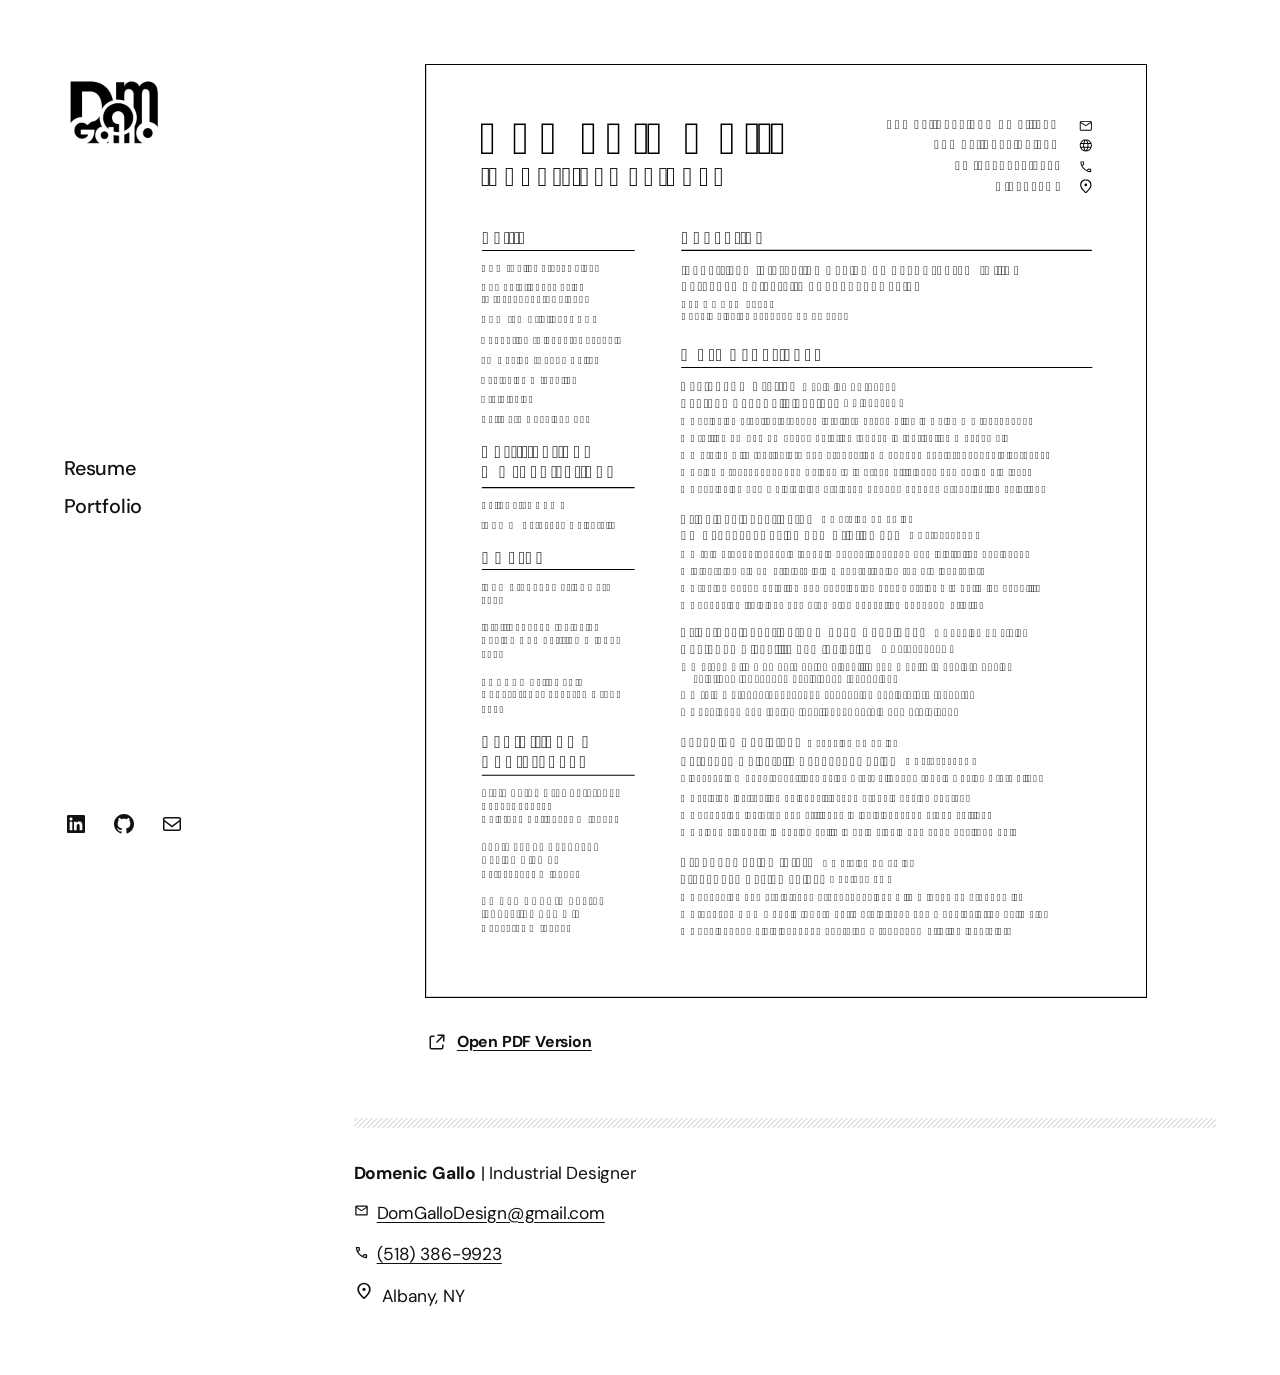
<file: resume/index.html>
<!DOCTYPE html>
<html lang="en-US">
<head><meta charset="UTF-8">
	
	<meta name="viewport" content="width=device-width, initial-scale=1">
<meta name="robots" content="max-image-preview:large">
<title>Resume – Domenic Gallo</title>





<style id="wp-img-auto-sizes-contain-inline-css">
img:is([sizes=auto i],[sizes^="auto," i]){contain-intrinsic-size:3000px 1500px}
/*# sourceURL=wp-img-auto-sizes-contain-inline-css */
</style>
<style id="wp-block-site-logo-inline-css">
.wp-block-site-logo{box-sizing:border-box;line-height:0}.wp-block-site-logo a{display:inline-block;line-height:0}.wp-block-site-logo.is-default-size img{height:auto;width:120px}.wp-block-site-logo img{height:auto;max-width:100%}.wp-block-site-logo a,.wp-block-site-logo img{border-radius:inherit}.wp-block-site-logo.aligncenter{margin-left:auto;margin-right:auto;text-align:center}:root :where(.wp-block-site-logo.is-style-rounded){border-radius:9999px}
/*# sourceURL=/wp-includes/blocks/site-logo/style.min.css */
</style>
<style id="wp-block-navigation-link-inline-css">
.wp-block-navigation .wp-block-navigation-item__label{overflow-wrap:break-word}.wp-block-navigation .wp-block-navigation-item__description{display:none}.link-ui-tools{outline:1px solid #f0f0f0;padding:8px}.link-ui-block-inserter{padding-top:8px}.link-ui-block-inserter__back{margin-left:8px;text-transform:uppercase}
/*# sourceURL=/wp-includes/blocks/navigation-link/style.min.css */
</style>
<link rel="stylesheet" id="wp-block-navigation-css" href="/wp-includes/blocks/navigation/style.min.css?ver=7.1.3" media="all">
<style id="wp-block-group-inline-css">
.wp-block-group{box-sizing:border-box}:where(.wp-block-group.wp-block-group-is-layout-constrained){position:relative}
/*# sourceURL=/wp-includes/blocks/group/style.min.css */
</style>
<style id="wp-block-social-links-inline-css">
.wp-block-social-links{background:none;box-sizing:border-box;margin-left:0;padding-left:0;padding-right:0;text-indent:0}.wp-block-social-links .wp-social-link a,.wp-block-social-links .wp-social-link a:hover{border-bottom:0;box-shadow:none;text-decoration:none}.wp-block-social-links .wp-social-link svg{height:1em;width:1em}.wp-block-social-links .wp-social-link span:not(.screen-reader-text){font-size:.65em;margin-left:.5em;margin-right:.5em}.wp-block-social-links.has-small-icon-size{font-size:16px}.wp-block-social-links,.wp-block-social-links.has-normal-icon-size{font-size:24px}.wp-block-social-links.has-large-icon-size{font-size:36px}.wp-block-social-links.has-huge-icon-size{font-size:48px}.wp-block-social-links.aligncenter{display:flex;justify-content:center}.wp-block-social-links.alignright{justify-content:flex-end}.wp-block-social-link{border-radius:9999px;display:block}@media not (prefers-reduced-motion){.wp-block-social-link{transition:transform .1s ease}}.wp-block-social-link{height:auto}.wp-block-social-link a{align-items:center;display:flex;line-height:0}.wp-block-social-link:hover{transform:scale(1.1)}.wp-block-social-links .wp-block-social-link.wp-social-link{display:inline-block;margin:0;padding:0}.wp-block-social-links .wp-block-social-link.wp-social-link .wp-block-social-link-anchor,.wp-block-social-links .wp-block-social-link.wp-social-link .wp-block-social-link-anchor svg,.wp-block-social-links .wp-block-social-link.wp-social-link .wp-block-social-link-anchor:active,.wp-block-social-links .wp-block-social-link.wp-social-link .wp-block-social-link-anchor:hover,.wp-block-social-links .wp-block-social-link.wp-social-link .wp-block-social-link-anchor:visited{fill:currentColor;color:currentColor}:where(.wp-block-social-links:not(.is-style-logos-only)) .wp-social-link{background-color:#f0f0f0;color:#444}:where(.wp-block-social-links:not(.is-style-logos-only)) .wp-social-link-amazon{background-color:#f90;color:#fff}:where(.wp-block-social-links:not(.is-style-logos-only)) .wp-social-link-bandcamp{background-color:#1ea0c3;color:#fff}:where(.wp-block-social-links:not(.is-style-logos-only)) .wp-social-link-behance{background-color:#0757fe;color:#fff}:where(.wp-block-social-links:not(.is-style-logos-only)) .wp-social-link-bluesky{background-color:#0a7aff;color:#fff}:where(.wp-block-social-links:not(.is-style-logos-only)) .wp-social-link-codepen{background-color:#1e1f26;color:#fff}:where(.wp-block-social-links:not(.is-style-logos-only)) .wp-social-link-deviantart{background-color:#02e49b;color:#fff}:where(.wp-block-social-links:not(.is-style-logos-only)) .wp-social-link-discord{background-color:#5865f2;color:#fff}:where(.wp-block-social-links:not(.is-style-logos-only)) .wp-social-link-dribbble{background-color:#e94c89;color:#fff}:where(.wp-block-social-links:not(.is-style-logos-only)) .wp-social-link-dropbox{background-color:#4280ff;color:#fff}:where(.wp-block-social-links:not(.is-style-logos-only)) .wp-social-link-etsy{background-color:#f45800;color:#fff}:where(.wp-block-social-links:not(.is-style-logos-only)) .wp-social-link-facebook{background-color:#0866ff;color:#fff}:where(.wp-block-social-links:not(.is-style-logos-only)) .wp-social-link-fivehundredpx{background-color:#000;color:#fff}:where(.wp-block-social-links:not(.is-style-logos-only)) .wp-social-link-flickr{background-color:#0461dd;color:#fff}:where(.wp-block-social-links:not(.is-style-logos-only)) .wp-social-link-foursquare{background-color:#e65678;color:#fff}:where(.wp-block-social-links:not(.is-style-logos-only)) .wp-social-link-github{background-color:#24292d;color:#fff}:where(.wp-block-social-links:not(.is-style-logos-only)) .wp-social-link-goodreads{background-color:#eceadd;color:#382110}:where(.wp-block-social-links:not(.is-style-logos-only)) .wp-social-link-google{background-color:#ea4434;color:#fff}:where(.wp-block-social-links:not(.is-style-logos-only)) .wp-social-link-gravatar{background-color:#1d4fc4;color:#fff}:where(.wp-block-social-links:not(.is-style-logos-only)) .wp-social-link-instagram{background-color:#f00075;color:#fff}:where(.wp-block-social-links:not(.is-style-logos-only)) .wp-social-link-lastfm{background-color:#e21b24;color:#fff}:where(.wp-block-social-links:not(.is-style-logos-only)) .wp-social-link-linkedin{background-color:#0d66c2;color:#fff}:where(.wp-block-social-links:not(.is-style-logos-only)) .wp-social-link-mastodon{background-color:#3288d4;color:#fff}:where(.wp-block-social-links:not(.is-style-logos-only)) .wp-social-link-medium{background-color:#000;color:#fff}:where(.wp-block-social-links:not(.is-style-logos-only)) .wp-social-link-meetup{background-color:#f6405f;color:#fff}:where(.wp-block-social-links:not(.is-style-logos-only)) .wp-social-link-patreon{background-color:#000;color:#fff}:where(.wp-block-social-links:not(.is-style-logos-only)) .wp-social-link-pinterest{background-color:#e60122;color:#fff}:where(.wp-block-social-links:not(.is-style-logos-only)) .wp-social-link-pocket{background-color:#ef4155;color:#fff}:where(.wp-block-social-links:not(.is-style-logos-only)) .wp-social-link-reddit{background-color:#ff4500;color:#fff}:where(.wp-block-social-links:not(.is-style-logos-only)) .wp-social-link-skype{background-color:#0478d7;color:#fff}:where(.wp-block-social-links:not(.is-style-logos-only)) .wp-social-link-snapchat{stroke:#000;background-color:#fefc00;color:#fff}:where(.wp-block-social-links:not(.is-style-logos-only)) .wp-social-link-soundcloud{background-color:#ff5600;color:#fff}:where(.wp-block-social-links:not(.is-style-logos-only)) .wp-social-link-spotify{background-color:#1bd760;color:#fff}:where(.wp-block-social-links:not(.is-style-logos-only)) .wp-social-link-telegram{background-color:#2aabee;color:#fff}:where(.wp-block-social-links:not(.is-style-logos-only)) .wp-social-link-threads{background-color:#000;color:#fff}:where(.wp-block-social-links:not(.is-style-logos-only)) .wp-social-link-tiktok{background-color:#000;color:#fff}:where(.wp-block-social-links:not(.is-style-logos-only)) .wp-social-link-tumblr{background-color:#011835;color:#fff}:where(.wp-block-social-links:not(.is-style-logos-only)) .wp-social-link-twitch{background-color:#6440a4;color:#fff}:where(.wp-block-social-links:not(.is-style-logos-only)) .wp-social-link-twitter{background-color:#1da1f2;color:#fff}:where(.wp-block-social-links:not(.is-style-logos-only)) .wp-social-link-vimeo{background-color:#1eb7ea;color:#fff}:where(.wp-block-social-links:not(.is-style-logos-only)) .wp-social-link-vk{background-color:#4680c2;color:#fff}:where(.wp-block-social-links:not(.is-style-logos-only)) .wp-social-link-wordpress{background-color:#3499cd;color:#fff}:where(.wp-block-social-links:not(.is-style-logos-only)) .wp-social-link-whatsapp{background-color:#25d366;color:#fff}:where(.wp-block-social-links:not(.is-style-logos-only)) .wp-social-link-x{background-color:#000;color:#fff}:where(.wp-block-social-links:not(.is-style-logos-only)) .wp-social-link-yelp{background-color:#d32422;color:#fff}:where(.wp-block-social-links:not(.is-style-logos-only)) .wp-social-link-youtube{background-color:red;color:#fff}:where(.wp-block-social-links.is-style-logos-only) .wp-social-link{background:none}:where(.wp-block-social-links.is-style-logos-only) .wp-social-link svg{height:1.25em;width:1.25em}:where(.wp-block-social-links.is-style-logos-only) .wp-social-link-amazon{color:#f90}:where(.wp-block-social-links.is-style-logos-only) .wp-social-link-bandcamp{color:#1ea0c3}:where(.wp-block-social-links.is-style-logos-only) .wp-social-link-behance{color:#0757fe}:where(.wp-block-social-links.is-style-logos-only) .wp-social-link-bluesky{color:#0a7aff}:where(.wp-block-social-links.is-style-logos-only) .wp-social-link-codepen{color:#1e1f26}:where(.wp-block-social-links.is-style-logos-only) .wp-social-link-deviantart{color:#02e49b}:where(.wp-block-social-links.is-style-logos-only) .wp-social-link-discord{color:#5865f2}:where(.wp-block-social-links.is-style-logos-only) .wp-social-link-dribbble{color:#e94c89}:where(.wp-block-social-links.is-style-logos-only) .wp-social-link-dropbox{color:#4280ff}:where(.wp-block-social-links.is-style-logos-only) .wp-social-link-etsy{color:#f45800}:where(.wp-block-social-links.is-style-logos-only) .wp-social-link-facebook{color:#0866ff}:where(.wp-block-social-links.is-style-logos-only) .wp-social-link-fivehundredpx{color:#000}:where(.wp-block-social-links.is-style-logos-only) .wp-social-link-flickr{color:#0461dd}:where(.wp-block-social-links.is-style-logos-only) .wp-social-link-foursquare{color:#e65678}:where(.wp-block-social-links.is-style-logos-only) .wp-social-link-github{color:#24292d}:where(.wp-block-social-links.is-style-logos-only) .wp-social-link-goodreads{color:#382110}:where(.wp-block-social-links.is-style-logos-only) .wp-social-link-google{color:#ea4434}:where(.wp-block-social-links.is-style-logos-only) .wp-social-link-gravatar{color:#1d4fc4}:where(.wp-block-social-links.is-style-logos-only) .wp-social-link-instagram{color:#f00075}:where(.wp-block-social-links.is-style-logos-only) .wp-social-link-lastfm{color:#e21b24}:where(.wp-block-social-links.is-style-logos-only) .wp-social-link-linkedin{color:#0d66c2}:where(.wp-block-social-links.is-style-logos-only) .wp-social-link-mastodon{color:#3288d4}:where(.wp-block-social-links.is-style-logos-only) .wp-social-link-medium{color:#000}:where(.wp-block-social-links.is-style-logos-only) .wp-social-link-meetup{color:#f6405f}:where(.wp-block-social-links.is-style-logos-only) .wp-social-link-patreon{color:#000}:where(.wp-block-social-links.is-style-logos-only) .wp-social-link-pinterest{color:#e60122}:where(.wp-block-social-links.is-style-logos-only) .wp-social-link-pocket{color:#ef4155}:where(.wp-block-social-links.is-style-logos-only) .wp-social-link-reddit{color:#ff4500}:where(.wp-block-social-links.is-style-logos-only) .wp-social-link-skype{color:#0478d7}:where(.wp-block-social-links.is-style-logos-only) .wp-social-link-snapchat{stroke:#000;color:#fff}:where(.wp-block-social-links.is-style-logos-only) .wp-social-link-soundcloud{color:#ff5600}:where(.wp-block-social-links.is-style-logos-only) .wp-social-link-spotify{color:#1bd760}:where(.wp-block-social-links.is-style-logos-only) .wp-social-link-telegram{color:#2aabee}:where(.wp-block-social-links.is-style-logos-only) .wp-social-link-threads{color:#000}:where(.wp-block-social-links.is-style-logos-only) .wp-social-link-tiktok{color:#000}:where(.wp-block-social-links.is-style-logos-only) .wp-social-link-tumblr{color:#011835}:where(.wp-block-social-links.is-style-logos-only) .wp-social-link-twitch{color:#6440a4}:where(.wp-block-social-links.is-style-logos-only) .wp-social-link-twitter{color:#1da1f2}:where(.wp-block-social-links.is-style-logos-only) .wp-social-link-vimeo{color:#1eb7ea}:where(.wp-block-social-links.is-style-logos-only) .wp-social-link-vk{color:#4680c2}:where(.wp-block-social-links.is-style-logos-only) .wp-social-link-whatsapp{color:#25d366}:where(.wp-block-social-links.is-style-logos-only) .wp-social-link-wordpress{color:#3499cd}:where(.wp-block-social-links.is-style-logos-only) .wp-social-link-x{color:#000}:where(.wp-block-social-links.is-style-logos-only) .wp-social-link-yelp{color:#d32422}:where(.wp-block-social-links.is-style-logos-only) .wp-social-link-youtube{color:red}.wp-block-social-links.is-style-pill-shape .wp-social-link{width:auto}:root :where(.wp-block-social-links .wp-social-link a){padding:.25em}:root :where(.wp-block-social-links.is-style-logos-only .wp-social-link a){padding:0}:root :where(.wp-block-social-links.is-style-pill-shape .wp-social-link a){padding-left:.6666666667em;padding-right:.6666666667em}.wp-block-social-links:not(.has-icon-color):not(.has-icon-background-color) .wp-social-link-snapchat .wp-block-social-link-label{color:#000}
/*# sourceURL=/wp-includes/blocks/social-links/style.min.css */
</style>
<link rel="stylesheet" id="pdfemb_embed_pdf_css-css" href="/wp-content/plugins/pdf-embedder/assets/css/pdfemb.min.css?ver=5.0.2" media="all">
<style id="pdfemb-pdf-embedder-viewer-style-inline-css">
.wp-block-pdfemb-pdf-embedder-viewer{max-width:none}

/*# sourceURL=/wp-content/plugins/pdf-embedder/block/build/style-index.css */
</style>
<style id="wp-block-icon-inline-css">
.wp-block-icon{line-height:0}.wp-block-icon.aligncenter{display:flex;justify-content:center}.wp-block-icon svg{fill:currentColor;box-sizing:border-box}.wp-block-icon svg.is-flip-horizontal{transform:scaleX(-1)}.wp-block-icon svg.is-flip-vertical{transform:scaleY(-1)}.wp-block-icon svg.is-flip-horizontal.is-flip-vertical{transform:scaleX(-1) scaleY(-1)}:where(.wp-block-icon) svg{height:100%;width:100%}
/*# sourceURL=/wp-includes/blocks/icon/style.min.css */
</style>
<style id="wp-block-file-inline-css">
.wp-block-file{box-sizing:border-box}.wp-block-file:not(.wp-element-button){font-size:.8em}.wp-block-file.aligncenter{text-align:center}.wp-block-file.alignright{text-align:right}.wp-block-file *+.wp-block-file__button{margin-left:.75em}:where(.wp-block-file){margin-bottom:1.5em}.wp-block-file__embed{margin-bottom:1em}:where(.wp-block-file__button){border-radius:2em;display:inline-block;padding:.5em 1em}:where(.wp-block-file__button):where(a):active,:where(.wp-block-file__button):where(a):focus,:where(.wp-block-file__button):where(a):hover,:where(.wp-block-file__button):where(a):visited{box-shadow:none;color:#fff;opacity:.85;text-decoration:none}
/*# sourceURL=/wp-includes/blocks/file/style.min.css */
</style>
<style id="wp-block-post-content-inline-css">
.wp-block-post-content{display:flow-root}
/*# sourceURL=/wp-includes/blocks/post-content/style.min.css */
</style>
<style id="wp-block-separator-inline-css">
@charset "UTF-8";.wp-block-separator{border:none;border-top:2px solid}:root :where(.wp-block-separator.is-style-dots){height:auto;line-height:1;text-align:center}:root :where(.wp-block-separator.is-style-dots):before{color:currentColor;content:"···";font-family:serif;font-size:1.5em;letter-spacing:2em;padding-left:2em}.wp-block-separator.is-style-dots{background:none!important;border:none!important}
/*# sourceURL=/wp-includes/blocks/separator/style.min.css */
</style>
<style id="wp-block-paragraph-inline-css">
.is-small-text{font-size:.875em}.is-regular-text{font-size:1em}.is-large-text{font-size:2.25em}.is-larger-text{font-size:3em}.has-drop-cap:not(:focus):first-letter{float:left;font-size:8.4em;font-style:normal;font-weight:100;line-height:.68;margin:.05em .1em 0 0;text-transform:uppercase}body.rtl .has-drop-cap:not(:focus):first-letter{float:none;margin-left:.1em}p.has-drop-cap.has-background{overflow:hidden}:root :where(p.has-background){padding:1.25em 2.375em}:where(p.has-text-color:not(.has-link-color)) a{color:inherit}p.has-text-align-left[style*="writing-mode:vertical-lr"],p.has-text-align-right[style*="writing-mode:vertical-rl"]{rotate:180deg}
/*# sourceURL=/wp-includes/blocks/paragraph/style.min.css */
</style>
<style id="safe-svg-svg-icon-style-inline-css">
.wp-block-safe-svg-svg-icon a{align-self:center}.safe-svg-cover{text-align:center}.safe-svg-cover .safe-svg-inside{display:inline-block;max-width:100%}.safe-svg-cover svg{fill:currentColor;height:100%;max-height:100%;max-width:100%;width:100%}

/*# sourceURL=/wp-content/plugins/safe-svg/dist/safe-svg-block-frontend.css */
</style>
<style id="wp-block-columns-inline-css">
.wp-block-columns{box-sizing:border-box;display:flex;flex-wrap:wrap!important}@media (min-width:782px){.wp-block-columns{flex-wrap:nowrap!important}}.wp-block-columns{align-items:normal!important}.wp-block-columns.are-vertically-aligned-top{align-items:flex-start}.wp-block-columns.are-vertically-aligned-center{align-items:center}.wp-block-columns.are-vertically-aligned-bottom{align-items:flex-end}@media (max-width:781px){.wp-block-columns:not(.is-not-stacked-on-mobile)>.wp-block-column{flex-basis:100%!important}}@media (min-width:782px){.wp-block-columns:not(.is-not-stacked-on-mobile)>.wp-block-column{flex-basis:0;flex-grow:1}.wp-block-columns:not(.is-not-stacked-on-mobile)>.wp-block-column[style*=flex-basis]{flex-grow:0}}.wp-block-columns.is-not-stacked-on-mobile{flex-wrap:nowrap!important}.wp-block-columns.is-not-stacked-on-mobile>.wp-block-column{flex-basis:0;flex-grow:1}.wp-block-columns.is-not-stacked-on-mobile>.wp-block-column[style*=flex-basis]{flex-grow:0}:where(.wp-block-columns){margin-bottom:1.75em}:where(.wp-block-columns.has-background){padding:1.25em 2.375em}.wp-block-column{flex-grow:1;min-width:0;overflow-wrap:break-word;word-break:break-word}.wp-block-column.is-vertically-aligned-top{align-self:flex-start}.wp-block-column.is-vertically-aligned-center{align-self:center}.wp-block-column.is-vertically-aligned-bottom{align-self:flex-end}.wp-block-column.is-vertically-aligned-stretch{align-self:stretch}.wp-block-column.is-vertically-aligned-bottom,.wp-block-column.is-vertically-aligned-center,.wp-block-column.is-vertically-aligned-top{width:100%}
/*# sourceURL=/wp-includes/blocks/columns/style.min.css */
</style>
<style id="wp-emoji-styles-inline-css">

	img.wp-smiley, img.emoji {
		display: inline !important;
		border: none !important;
		box-shadow: none !important;
		height: 1em !important;
		width: 1em !important;
		margin: 0 0.07em !important;
		vertical-align: -0.1em !important;
		background: none !important;
		padding: 0 !important;
	}
/*# sourceURL=wp-emoji-styles-inline-css */
</style>
<style id="wp-block-library-inline-css">
:root{--wp-block-synced-color:#7a00df;--wp-block-synced-color--rgb:122,0,223;--wp-bound-block-color:var(--wp-block-synced-color);--wp-editor-canvas-background:#ddd;--wp-admin-theme-color:#007cba;--wp-admin-theme-color--rgb:0,124,186;--wp-admin-theme-color-darker-10:#006ba1;--wp-admin-theme-color-darker-10--rgb:0,107,160.5;--wp-admin-theme-color-darker-20:#005a87;--wp-admin-theme-color-darker-20--rgb:0,90,135;--wp-admin-border-width-focus:2px}@media (min-resolution:192dpi){:root{--wp-admin-border-width-focus:1.5px}}.wp-element-button{cursor:pointer}:root .has-very-light-gray-background-color{background-color:#eee}:root .has-very-dark-gray-background-color{background-color:#313131}:root .has-very-light-gray-color{color:#eee}:root .has-very-dark-gray-color{color:#313131}:root .has-vivid-green-cyan-to-vivid-cyan-blue-gradient-background{background:linear-gradient(135deg,#00d084,#0693e3)}:root .has-purple-crush-gradient-background{background:linear-gradient(135deg,#34e2e4,#4721fb 50%,#ab1dfe)}:root .has-hazy-dawn-gradient-background{background:linear-gradient(135deg,#faaca8,#dad0ec)}:root .has-subdued-olive-gradient-background{background:linear-gradient(135deg,#fafae1,#67a671)}:root .has-atomic-cream-gradient-background{background:linear-gradient(135deg,#fdd79a,#004a59)}:root .has-nightshade-gradient-background{background:linear-gradient(135deg,#330968,#31cdcf)}:root .has-midnight-gradient-background{background:linear-gradient(135deg,#020381,#2874fc)}:root{--wp--preset--font-size--normal:16px;--wp--preset--font-size--huge:42px}.has-regular-font-size{font-size:1em}.has-larger-font-size{font-size:2.625em}.has-normal-font-size{font-size:var(--wp--preset--font-size--normal)}.has-huge-font-size{font-size:var(--wp--preset--font-size--huge)}:root .has-text-align-center{text-align:center}:root .has-text-align-left{text-align:left}:root .has-text-align-right{text-align:right}.has-fit-text{white-space:nowrap!important}#end-resizable-editor-section{display:none}.aligncenter{clear:both}.items-justified-left{justify-content:flex-start}.items-justified-center{justify-content:center}.items-justified-right{justify-content:flex-end}.items-justified-space-between{justify-content:space-between}.screen-reader-text{word-wrap:normal!important;border:0;clip-path:inset(50%);height:1px;margin:-1px;overflow:hidden;padding:0;position:absolute;width:1px;word-break:normal!important}.screen-reader-text:focus{background-color:#ddd;clip-path:none;color:#444;display:block;font-size:1em;height:auto;left:5px;line-height:normal;padding:15px 23px 14px;text-decoration:none;top:5px;width:auto;z-index:100000}html :where(.has-border-color){border-style:solid}html :where([style^=border-color],[style*=";border-color"],[style*="; border-color"]){border-style:solid}html :where([style^=border-top-color],[style*=";border-top-color"],[style*="; border-top-color"]){border-top-style:solid}html :where([style^=border-right-color],[style*=";border-right-color"],[style*="; border-right-color"]){border-right-style:solid}html :where([style^=border-bottom-color],[style*=";border-bottom-color"],[style*="; border-bottom-color"]){border-bottom-style:solid}html :where([style^=border-left-color],[style*=";border-left-color"],[style*="; border-left-color"]){border-left-style:solid}html :where([style^=border-width],[style*=";border-width"],[style*="; border-width"]){border-style:solid}html :where([style^=border-top-width],[style*=";border-top-width"],[style*="; border-top-width"]){border-top-style:solid}html :where([style^=border-right-width],[style*=";border-right-width"],[style*="; border-right-width"]){border-right-style:solid}html :where([style^=border-bottom-width],[style*=";border-bottom-width"],[style*="; border-bottom-width"]){border-bottom-style:solid}html :where([style^=border-left-width],[style*=";border-left-width"],[style*="; border-left-width"]){border-left-style:solid}html :where(img[class*=wp-image-]){height:auto;max-width:100%}:where(figure){margin:0 0 1em}html :where(.is-position-sticky){--wp-admin--admin-bar--position-offset:var(--wp-admin--admin-bar--height,0px)}@media screen and (max-width:600px){html :where(.is-position-sticky){--wp-admin--admin-bar--position-offset:0px}}
/*# sourceURL=/wp-includes/css/dist/block-library/common.min.css */
</style>
<style id="global-styles-inline-css">
:root{--wp--preset--aspect-ratio--square: 1;--wp--preset--aspect-ratio--4-3: 4/3;--wp--preset--aspect-ratio--3-4: 3/4;--wp--preset--aspect-ratio--3-2: 3/2;--wp--preset--aspect-ratio--2-3: 2/3;--wp--preset--aspect-ratio--16-9: 16/9;--wp--preset--aspect-ratio--9-16: 9/16;--wp--preset--color--black: #000000;--wp--preset--color--cyan-bluish-gray: #abb8c3;--wp--preset--color--white: #ffffff;--wp--preset--color--pale-pink: #f78da7;--wp--preset--color--vivid-red: #cf2e2e;--wp--preset--color--luminous-vivid-orange: #ff6900;--wp--preset--color--luminous-vivid-amber: #fcb900;--wp--preset--color--light-green-cyan: #7bdcb5;--wp--preset--color--vivid-green-cyan: #00d084;--wp--preset--color--pale-cyan-blue: #8ed1fc;--wp--preset--color--vivid-cyan-blue: #0693e3;--wp--preset--color--vivid-purple: #9b51e0;--wp--preset--color--foreground: #111111;--wp--preset--color--background: #FFFFFF;--wp--preset--color--primary: #4db8ff;--wp--preset--color--secondary: #6B6A6A;--wp--preset--color--tertiary: #E2E2E2;--wp--preset--color--quaternary: #F3F2F2;--wp--preset--gradient--vivid-cyan-blue-to-vivid-purple: linear-gradient(135deg,rgb(6,147,227) 0%,rgb(155,81,224) 100%);--wp--preset--gradient--light-green-cyan-to-vivid-green-cyan: linear-gradient(135deg,rgb(122,220,180) 0%,rgb(0,208,130) 100%);--wp--preset--gradient--luminous-vivid-amber-to-luminous-vivid-orange: linear-gradient(135deg,rgb(252,185,0) 0%,rgb(255,105,0) 100%);--wp--preset--gradient--luminous-vivid-orange-to-vivid-red: linear-gradient(135deg,rgb(255,105,0) 0%,rgb(207,46,46) 100%);--wp--preset--gradient--very-light-gray-to-cyan-bluish-gray: linear-gradient(135deg,rgb(238,238,238) 0%,rgb(169,184,195) 100%);--wp--preset--gradient--cool-to-warm-spectrum: linear-gradient(135deg,rgb(74,234,220) 0%,rgb(151,120,209) 20%,rgb(207,42,186) 40%,rgb(238,44,130) 60%,rgb(251,105,98) 80%,rgb(254,248,76) 100%);--wp--preset--gradient--blush-light-purple: linear-gradient(135deg,rgb(255,206,236) 0%,rgb(152,150,240) 100%);--wp--preset--gradient--blush-bordeaux: linear-gradient(135deg,rgb(254,205,165) 0%,rgb(254,45,45) 50%,rgb(107,0,62) 100%);--wp--preset--gradient--luminous-dusk: linear-gradient(135deg,rgb(255,203,112) 0%,rgb(199,81,192) 50%,rgb(65,88,208) 100%);--wp--preset--gradient--pale-ocean: linear-gradient(135deg,rgb(255,245,203) 0%,rgb(182,227,212) 50%,rgb(51,167,181) 100%);--wp--preset--gradient--electric-grass: linear-gradient(135deg,rgb(202,248,128) 0%,rgb(113,206,126) 100%);--wp--preset--gradient--midnight: linear-gradient(135deg,rgb(2,3,129) 0%,rgb(40,116,252) 100%);--wp--preset--gradient--foreground-to-background: linear-gradient(160deg, var(--wp--preset--color--foreground), var(--wp--preset--color--background));--wp--preset--gradient--foreground-to-primary: linear-gradient(160deg, var(--wp--preset--color--foreground), var(--wp--preset--color--primary));--wp--preset--gradient--foreground-to-secondary: linear-gradient(160deg, var(--wp--preset--color--foreground), var(--wp--preset--color--secondary));--wp--preset--gradient--foreground-to-quaternary: linear-gradient(160deg, var(--wp--preset--color--foreground), var(--wp--preset--color--quaternary));--wp--preset--gradient--foreground-to-tertiary: linear-gradient(160deg, var(--wp--preset--color--foreground), var(--wp--preset--color--tertiary));--wp--preset--gradient--background-to-foreground: linear-gradient(160deg, var(--wp--preset--color--background), var(--wp--preset--color--foreground));--wp--preset--gradient--background-to-primary: linear-gradient(160deg, var(--wp--preset--color--background), var(--wp--preset--color--primary));--wp--preset--gradient--background-to-secondary: linear-gradient(160deg, var(--wp--preset--color--background), var(--wp--preset--color--secondary));--wp--preset--gradient--background-to-quaternary: linear-gradient(160deg, var(--wp--preset--color--background), var(--wp--preset--color--quaternary));--wp--preset--gradient--background-to-tertiary: linear-gradient(160deg, var(--wp--preset--color--background), var(--wp--preset--color--tertiary));--wp--preset--gradient--primary-to-background: linear-gradient(160deg, var(--wp--preset--color--primary), var(--wp--preset--color--background));--wp--preset--gradient--primary-to-foreground: linear-gradient(160deg, var(--wp--preset--color--primary), var(--wp--preset--color--foreground));--wp--preset--gradient--primary-to-secondary: linear-gradient(160deg, var(--wp--preset--color--primary), var(--wp--preset--color--secondary));--wp--preset--gradient--primary-to-quaternary: linear-gradient(160deg, var(--wp--preset--color--primary), var(--wp--preset--color--quaternary));--wp--preset--gradient--primary-to-tertiary: linear-gradient(160deg, var(--wp--preset--color--primary), var(--wp--preset--color--tertiary));--wp--preset--gradient--secondary-to-background: linear-gradient(160deg, var(--wp--preset--color--secondary), var(--wp--preset--color--background));--wp--preset--gradient--secondary-to-foreground: linear-gradient(160deg, var(--wp--preset--color--secondary), var(--wp--preset--color--foreground));--wp--preset--gradient--secondary-to-primary: linear-gradient(160deg, var(--wp--preset--color--secondary), var(--wp--preset--color--primary));--wp--preset--gradient--secondary-to-quaternary: linear-gradient(160deg, var(--wp--preset--color--secondary), var(--wp--preset--color--quaternary));--wp--preset--gradient--secondary-to-tertiary: linear-gradient(160deg, var(--wp--preset--color--secondary), var(--wp--preset--color--tertiary));--wp--preset--gradient--tertiary-to-background: linear-gradient(160deg, var(--wp--preset--color--tertiary), var(--wp--preset--color--background));--wp--preset--gradient--tertiary-to-foreground: linear-gradient(160deg, var(--wp--preset--color--tertiary), var(--wp--preset--color--foreground));--wp--preset--gradient--tertiary-to-primary: linear-gradient(160deg, var(--wp--preset--color--tertiary), var(--wp--preset--color--primary));--wp--preset--gradient--tertiary-to-secondary: linear-gradient(160deg, var(--wp--preset--color--tertiary), var(--wp--preset--color--secondary));--wp--preset--gradient--tertiary-to-quaternary: linear-gradient(160deg, var(--wp--preset--color--tertiary), var(--wp--preset--color--quaternary));--wp--preset--gradient--quaternary-to-background: linear-gradient(160deg, var(--wp--preset--color--quaternary), var(--wp--preset--color--background));--wp--preset--gradient--quaternary-to-foreground: linear-gradient(160deg, var(--wp--preset--color--quaternary), var(--wp--preset--color--foreground));--wp--preset--gradient--quaternary-to-primary: linear-gradient(160deg, var(--wp--preset--color--quaternary), var(--wp--preset--color--primary));--wp--preset--gradient--quaternary-to-secondary: linear-gradient(160deg, var(--wp--preset--color--quaternary), var(--wp--preset--color--secondary));--wp--preset--gradient--quaternary-to-tertiary: linear-gradient(160deg, var(--wp--preset--color--quaternary), var(--wp--preset--color--tertiary));--wp--preset--font-size--small: clamp(16px, 1rem + ((1vw - 3.2px) * 0.147), 18px);--wp--preset--font-size--medium: clamp(17px, 1.063rem + ((1vw - 3.2px) * 0.294), 21px);--wp--preset--font-size--large: clamp(21px, 1.313rem + ((1vw - 3.2px) * 0.221), 24px);--wp--preset--font-size--x-large: clamp(25.014px, 1.563rem + ((1vw - 3.2px) * 1.249), 42px);--wp--preset--font-size--tiny: clamp(14px, 0.875rem + ((1vw - 3.2px) * 0.147), 16px);--wp--preset--font-size--extra-large: clamp(24px, 1.5rem + ((1vw - 3.2px) * 0.588), 32px);--wp--preset--font-size--huge: clamp(36px, 2.25rem + ((1vw - 3.2px) * 2.059), 64px);--wp--preset--font-size--gigantic: clamp(64px, 4rem + ((1vw - 3.2px) * 2.353), 96px);--wp--preset--font-size--heading-1: clamp(36px, 2.25rem + ((1vw - 3.2px) * 2.059), 64px);--wp--preset--font-size--heading-2: clamp(33px, 2.063rem + ((1vw - 3.2px) * 1.691), 56px);--wp--preset--font-size--heading-3: clamp(30px, 1.875rem + ((1vw - 3.2px) * 1.324), 48px);--wp--preset--font-size--heading-4: clamp(27px, 1.688rem + ((1vw - 3.2px) * 0.956), 40px);--wp--preset--font-size--heading-5: clamp(24px, 1.5rem + ((1vw - 3.2px) * 0.588), 32px);--wp--preset--font-size--heading-6: clamp(21px, 1.313rem + ((1vw - 3.2px) * 0.441), 27px);--wp--preset--font-family--chivo-mono: "Chivo Mono", monospace;--wp--preset--font-family--dm-sans: "DM Sans", sans-serif;--wp--preset--spacing--20: 12px;--wp--preset--spacing--30: 16px;--wp--preset--spacing--40: 24px;--wp--preset--spacing--50: 32px;--wp--preset--spacing--60: clamp(32px, 7.5vw, 40px);--wp--preset--spacing--70: clamp(48px, 9vw, 64px);--wp--preset--spacing--80: clamp( 64px, 6.666vw, 96px );--wp--preset--spacing--10: 8px;--wp--preset--spacing--body-gutter: clamp( 32px, 5vw, 64px );--wp--preset--shadow--natural: 6px 6px 9px rgba(0, 0, 0, 0.2);--wp--preset--shadow--deep: 12px 12px 50px rgba(0, 0, 0, 0.4);--wp--preset--shadow--sharp: 6px 6px 0px rgba(0, 0, 0, 0.2);--wp--preset--shadow--outlined: 6px 6px 0px -3px rgb(255, 255, 255), 6px 6px rgb(0, 0, 0);--wp--preset--shadow--crisp: 6px 6px 0px rgb(0, 0, 0);--wp--custom--spacing--baseline: 16px;--wp--custom--spacing--small: min(32px, 6.4vw);--wp--custom--spacing--gutter: clamp( calc( 2 * var( --wp--custom--spacing--baseline ) ), 6.666vw, calc( 4 * var( --wp--custom--spacing--baseline ) ) );--wp--custom--spacing--outer: var( --wp--custom--spacing--gutter );--wp--custom--typography--letter-spacing--body: -0.01em;--wp--custom--typography--letter-spacing--heading: -0.02em;--wp--custom--typography--letter-spacing--gigantic: -0.03em;--wp--custom--typography--letter-spacing--uppercase: 0;--wp--custom--typography--line-height--body: 1.5em;--wp--custom--typography--line-height--headings--gigantic: 1.05;--wp--custom--typography--line-height--headings--large: 1.15;--wp--custom--typography--line-height--headings--small: 1.25;}.wp-block-button{--wp--preset--dimension--25: 25%;--wp--preset--dimension--50: 50%;--wp--preset--dimension--75: 75%;--wp--preset--dimension--100: 100%;}:root { --wp--style--global--content-size: 720px;--wp--style--global--wide-size: 1680px; }:where(body) { margin: 0; }.wp-site-blocks { padding-top: var(--wp--style--root--padding-top); padding-bottom: var(--wp--style--root--padding-bottom); }.has-global-padding { padding-right: var(--wp--style--root--padding-right); padding-left: var(--wp--style--root--padding-left); }.has-global-padding > .alignfull { margin-right: calc(var(--wp--style--root--padding-right) * -1); margin-left: calc(var(--wp--style--root--padding-left) * -1); }.has-global-padding :where(:not(.alignfull.is-layout-flow) > .has-global-padding:not(.wp-block-block, .alignfull)) { padding-right: 0; padding-left: 0; }.has-global-padding :where(:not(.alignfull.is-layout-flow) > .has-global-padding:not(.wp-block-block, .alignfull)) > .alignfull { margin-left: 0; margin-right: 0; }.wp-site-blocks > .alignleft { float: left; margin-right: 2em; }.wp-site-blocks > .alignright { float: right; margin-left: 2em; }.wp-site-blocks > .aligncenter { justify-content: center; margin-left: auto; margin-right: auto; }:where(.wp-site-blocks) > * { margin-block-start: min(32px, 6.4vw); margin-block-end: 0; }:where(.wp-site-blocks) > :first-child { margin-block-start: 0; }:where(.wp-site-blocks) > :last-child { margin-block-end: 0; }:root { --wp--style--block-gap: min(32px, 6.4vw); }:root :where(.is-layout-flow) > :first-child{margin-block-start: 0;}:root :where(.is-layout-flow) > :last-child{margin-block-end: 0;}:root :where(.is-layout-flow) > *{margin-block-start: min(32px, 6.4vw);margin-block-end: 0;}:root :where(.is-layout-constrained) > :first-child{margin-block-start: 0;}:root :where(.is-layout-constrained) > :last-child{margin-block-end: 0;}:root :where(.is-layout-constrained) > *{margin-block-start: min(32px, 6.4vw);margin-block-end: 0;}:root :where(.is-layout-flex){gap: min(32px, 6.4vw);}:root :where(.is-layout-grid){gap: min(32px, 6.4vw);}.is-layout-flow > .alignleft{float: left;margin-inline-start: 0;margin-inline-end: 2em;}.is-layout-flow > .alignright{float: right;margin-inline-start: 2em;margin-inline-end: 0;}.is-layout-flow > .aligncenter{margin-left: auto !important;margin-right: auto !important;}.is-layout-constrained > .alignleft{float: left;margin-inline-start: 0;margin-inline-end: 2em;}.is-layout-constrained > .alignright{float: right;margin-inline-start: 2em;margin-inline-end: 0;}.is-layout-constrained > .aligncenter{margin-left: auto !important;margin-right: auto !important;}.is-layout-constrained > :where(:not(.alignleft):not(.alignright):not(.alignfull)){max-width: var(--wp--style--global--content-size);margin-left: auto !important;margin-right: auto !important;}.is-layout-constrained > .alignwide{max-width: var(--wp--style--global--wide-size);}body .is-layout-flex{display: flex;}.is-layout-flex{flex-wrap: wrap;align-items: center;}.is-layout-flex > :is(*, div){margin: 0;}body .is-layout-grid{display: grid;}.is-layout-grid > :is(*, div){margin: 0;}body{background-color: var(--wp--preset--color--background);color: var(--wp--preset--color--foreground);font-family: var(--wp--preset--font-family--dm-sans);font-size: var(--wp--preset--font-size--medium);font-style: normal;font-weight: 400;letter-spacing: var(--wp--custom--typography--letter-spacing--body);line-height: var(--wp--custom--typography--line-height--body);--wp--style--root--padding-top: var(--wp--preset--spacing--body-gutter);--wp--style--root--padding-right: var(--wp--preset--spacing--body-gutter);--wp--style--root--padding-bottom: var(--wp--preset--spacing--body-gutter);--wp--style--root--padding-left: var(--wp--preset--spacing--body-gutter);}a:where(:not(.wp-element-button)){color: inherit;font-family: var(--wp--preset--font-family--dm-sans);text-decoration: underline;}:root :where(a:where(:not(.wp-element-button)):hover){text-decoration: none;}h1, h2, h3, h4, h5, h6{font-family: var(--wp--preset--font-family--dm-sans);font-style: normal;font-weight: 500;letter-spacing: var(--wp--custom--typography--letter-spacing--gigantic);margin-top: .75em;margin-bottom: 1em;}h1{font-size: var(--wp--preset--font-size--heading-1);line-height: var(--wp--custom--typography--line-height--headings--large);}h2{font-size: var(--wp--preset--font-size--heading-2);line-height: var(--wp--custom--typography--line-height--headings--large);}h3{font-size: var(--wp--preset--font-size--heading-3);line-height: var(--wp--custom--typography--line-height--headings--large);}h4{font-size: var(--wp--preset--font-size--heading-4);line-height: var(--wp--custom--typography--line-height--headings--large);}h5{font-size: var(--wp--preset--font-size--heading-5);line-height: var(--wp--custom--typography--line-height--headings--small);}h6{font-size: var(--wp--preset--font-size--heading-6);line-height: var(--wp--custom--typography--line-height--headings--small);}:root :where(.wp-element-button, .wp-block-button__link){background-color: var(--wp--preset--color--primary);border-radius: 999px;border-width: 0;color: var(--wp--preset--color--background);font-family: var(--wp--preset--font-family--dm-sans);font-size: var(--wp--preset--font-size--small);font-style: inherit;font-weight: 600;letter-spacing: inherit;line-height: var(--wp--custom--typography--line-height--headings--large);padding-top: calc(0.667em + 2px);padding-right: calc(1.333em + 2px);padding-bottom: calc(0.667em + 2px);padding-left: calc(1.333em + 2px);text-decoration: none;text-transform: inherit;}:root :where(.wp-element-caption, .wp-block-audio figcaption, .wp-block-embed figcaption, .wp-block-gallery figcaption, .wp-block-image figcaption, .wp-block-table figcaption, .wp-block-video figcaption){color: var(--wp--preset--color--secondary);font-family: var(--wp--preset--font-family--chivo-mono);font-size: var(--wp--preset--font-size--small);margin-top: .75em;margin-bottom: 0;}cite{font-size: var(--wp--preset--font-size--medium);font-style: normal;text-transform: none;}.has-black-color{color: var(--wp--preset--color--black) !important;}.has-cyan-bluish-gray-color{color: var(--wp--preset--color--cyan-bluish-gray) !important;}.has-white-color{color: var(--wp--preset--color--white) !important;}.has-pale-pink-color{color: var(--wp--preset--color--pale-pink) !important;}.has-vivid-red-color{color: var(--wp--preset--color--vivid-red) !important;}.has-luminous-vivid-orange-color{color: var(--wp--preset--color--luminous-vivid-orange) !important;}.has-luminous-vivid-amber-color{color: var(--wp--preset--color--luminous-vivid-amber) !important;}.has-light-green-cyan-color{color: var(--wp--preset--color--light-green-cyan) !important;}.has-vivid-green-cyan-color{color: var(--wp--preset--color--vivid-green-cyan) !important;}.has-pale-cyan-blue-color{color: var(--wp--preset--color--pale-cyan-blue) !important;}.has-vivid-cyan-blue-color{color: var(--wp--preset--color--vivid-cyan-blue) !important;}.has-vivid-purple-color{color: var(--wp--preset--color--vivid-purple) !important;}.has-foreground-color{color: var(--wp--preset--color--foreground) !important;}.has-background-color{color: var(--wp--preset--color--background) !important;}.has-primary-color{color: var(--wp--preset--color--primary) !important;}.has-secondary-color{color: var(--wp--preset--color--secondary) !important;}.has-tertiary-color{color: var(--wp--preset--color--tertiary) !important;}.has-quaternary-color{color: var(--wp--preset--color--quaternary) !important;}.has-black-background-color{background-color: var(--wp--preset--color--black) !important;}.has-cyan-bluish-gray-background-color{background-color: var(--wp--preset--color--cyan-bluish-gray) !important;}.has-white-background-color{background-color: var(--wp--preset--color--white) !important;}.has-pale-pink-background-color{background-color: var(--wp--preset--color--pale-pink) !important;}.has-vivid-red-background-color{background-color: var(--wp--preset--color--vivid-red) !important;}.has-luminous-vivid-orange-background-color{background-color: var(--wp--preset--color--luminous-vivid-orange) !important;}.has-luminous-vivid-amber-background-color{background-color: var(--wp--preset--color--luminous-vivid-amber) !important;}.has-light-green-cyan-background-color{background-color: var(--wp--preset--color--light-green-cyan) !important;}.has-vivid-green-cyan-background-color{background-color: var(--wp--preset--color--vivid-green-cyan) !important;}.has-pale-cyan-blue-background-color{background-color: var(--wp--preset--color--pale-cyan-blue) !important;}.has-vivid-cyan-blue-background-color{background-color: var(--wp--preset--color--vivid-cyan-blue) !important;}.has-vivid-purple-background-color{background-color: var(--wp--preset--color--vivid-purple) !important;}.has-foreground-background-color{background-color: var(--wp--preset--color--foreground) !important;}.has-background-background-color{background-color: var(--wp--preset--color--background) !important;}.has-primary-background-color{background-color: var(--wp--preset--color--primary) !important;}.has-secondary-background-color{background-color: var(--wp--preset--color--secondary) !important;}.has-tertiary-background-color{background-color: var(--wp--preset--color--tertiary) !important;}.has-quaternary-background-color{background-color: var(--wp--preset--color--quaternary) !important;}.has-black-border-color{border-color: var(--wp--preset--color--black) !important;}.has-cyan-bluish-gray-border-color{border-color: var(--wp--preset--color--cyan-bluish-gray) !important;}.has-white-border-color{border-color: var(--wp--preset--color--white) !important;}.has-pale-pink-border-color{border-color: var(--wp--preset--color--pale-pink) !important;}.has-vivid-red-border-color{border-color: var(--wp--preset--color--vivid-red) !important;}.has-luminous-vivid-orange-border-color{border-color: var(--wp--preset--color--luminous-vivid-orange) !important;}.has-luminous-vivid-amber-border-color{border-color: var(--wp--preset--color--luminous-vivid-amber) !important;}.has-light-green-cyan-border-color{border-color: var(--wp--preset--color--light-green-cyan) !important;}.has-vivid-green-cyan-border-color{border-color: var(--wp--preset--color--vivid-green-cyan) !important;}.has-pale-cyan-blue-border-color{border-color: var(--wp--preset--color--pale-cyan-blue) !important;}.has-vivid-cyan-blue-border-color{border-color: var(--wp--preset--color--vivid-cyan-blue) !important;}.has-vivid-purple-border-color{border-color: var(--wp--preset--color--vivid-purple) !important;}.has-foreground-border-color{border-color: var(--wp--preset--color--foreground) !important;}.has-background-border-color{border-color: var(--wp--preset--color--background) !important;}.has-primary-border-color{border-color: var(--wp--preset--color--primary) !important;}.has-secondary-border-color{border-color: var(--wp--preset--color--secondary) !important;}.has-tertiary-border-color{border-color: var(--wp--preset--color--tertiary) !important;}.has-quaternary-border-color{border-color: var(--wp--preset--color--quaternary) !important;}.has-vivid-cyan-blue-to-vivid-purple-gradient-background{background: var(--wp--preset--gradient--vivid-cyan-blue-to-vivid-purple) !important;}.has-light-green-cyan-to-vivid-green-cyan-gradient-background{background: var(--wp--preset--gradient--light-green-cyan-to-vivid-green-cyan) !important;}.has-luminous-vivid-amber-to-luminous-vivid-orange-gradient-background{background: var(--wp--preset--gradient--luminous-vivid-amber-to-luminous-vivid-orange) !important;}.has-luminous-vivid-orange-to-vivid-red-gradient-background{background: var(--wp--preset--gradient--luminous-vivid-orange-to-vivid-red) !important;}.has-very-light-gray-to-cyan-bluish-gray-gradient-background{background: var(--wp--preset--gradient--very-light-gray-to-cyan-bluish-gray) !important;}.has-cool-to-warm-spectrum-gradient-background{background: var(--wp--preset--gradient--cool-to-warm-spectrum) !important;}.has-blush-light-purple-gradient-background{background: var(--wp--preset--gradient--blush-light-purple) !important;}.has-blush-bordeaux-gradient-background{background: var(--wp--preset--gradient--blush-bordeaux) !important;}.has-luminous-dusk-gradient-background{background: var(--wp--preset--gradient--luminous-dusk) !important;}.has-pale-ocean-gradient-background{background: var(--wp--preset--gradient--pale-ocean) !important;}.has-electric-grass-gradient-background{background: var(--wp--preset--gradient--electric-grass) !important;}.has-midnight-gradient-background{background: var(--wp--preset--gradient--midnight) !important;}.has-foreground-to-background-gradient-background{background: var(--wp--preset--gradient--foreground-to-background) !important;}.has-foreground-to-primary-gradient-background{background: var(--wp--preset--gradient--foreground-to-primary) !important;}.has-foreground-to-secondary-gradient-background{background: var(--wp--preset--gradient--foreground-to-secondary) !important;}.has-foreground-to-quaternary-gradient-background{background: var(--wp--preset--gradient--foreground-to-quaternary) !important;}.has-foreground-to-tertiary-gradient-background{background: var(--wp--preset--gradient--foreground-to-tertiary) !important;}.has-background-to-foreground-gradient-background{background: var(--wp--preset--gradient--background-to-foreground) !important;}.has-background-to-primary-gradient-background{background: var(--wp--preset--gradient--background-to-primary) !important;}.has-background-to-secondary-gradient-background{background: var(--wp--preset--gradient--background-to-secondary) !important;}.has-background-to-quaternary-gradient-background{background: var(--wp--preset--gradient--background-to-quaternary) !important;}.has-background-to-tertiary-gradient-background{background: var(--wp--preset--gradient--background-to-tertiary) !important;}.has-primary-to-background-gradient-background{background: var(--wp--preset--gradient--primary-to-background) !important;}.has-primary-to-foreground-gradient-background{background: var(--wp--preset--gradient--primary-to-foreground) !important;}.has-primary-to-secondary-gradient-background{background: var(--wp--preset--gradient--primary-to-secondary) !important;}.has-primary-to-quaternary-gradient-background{background: var(--wp--preset--gradient--primary-to-quaternary) !important;}.has-primary-to-tertiary-gradient-background{background: var(--wp--preset--gradient--primary-to-tertiary) !important;}.has-secondary-to-background-gradient-background{background: var(--wp--preset--gradient--secondary-to-background) !important;}.has-secondary-to-foreground-gradient-background{background: var(--wp--preset--gradient--secondary-to-foreground) !important;}.has-secondary-to-primary-gradient-background{background: var(--wp--preset--gradient--secondary-to-primary) !important;}.has-secondary-to-quaternary-gradient-background{background: var(--wp--preset--gradient--secondary-to-quaternary) !important;}.has-secondary-to-tertiary-gradient-background{background: var(--wp--preset--gradient--secondary-to-tertiary) !important;}.has-tertiary-to-background-gradient-background{background: var(--wp--preset--gradient--tertiary-to-background) !important;}.has-tertiary-to-foreground-gradient-background{background: var(--wp--preset--gradient--tertiary-to-foreground) !important;}.has-tertiary-to-primary-gradient-background{background: var(--wp--preset--gradient--tertiary-to-primary) !important;}.has-tertiary-to-secondary-gradient-background{background: var(--wp--preset--gradient--tertiary-to-secondary) !important;}.has-tertiary-to-quaternary-gradient-background{background: var(--wp--preset--gradient--tertiary-to-quaternary) !important;}.has-quaternary-to-background-gradient-background{background: var(--wp--preset--gradient--quaternary-to-background) !important;}.has-quaternary-to-foreground-gradient-background{background: var(--wp--preset--gradient--quaternary-to-foreground) !important;}.has-quaternary-to-primary-gradient-background{background: var(--wp--preset--gradient--quaternary-to-primary) !important;}.has-quaternary-to-secondary-gradient-background{background: var(--wp--preset--gradient--quaternary-to-secondary) !important;}.has-quaternary-to-tertiary-gradient-background{background: var(--wp--preset--gradient--quaternary-to-tertiary) !important;}.has-small-font-size{font-size: var(--wp--preset--font-size--small) !important;}.has-medium-font-size{font-size: var(--wp--preset--font-size--medium) !important;}.has-large-font-size{font-size: var(--wp--preset--font-size--large) !important;}.has-x-large-font-size{font-size: var(--wp--preset--font-size--x-large) !important;}.has-tiny-font-size{font-size: var(--wp--preset--font-size--tiny) !important;}.has-extra-large-font-size{font-size: var(--wp--preset--font-size--extra-large) !important;}.has-huge-font-size{font-size: var(--wp--preset--font-size--huge) !important;}.has-gigantic-font-size{font-size: var(--wp--preset--font-size--gigantic) !important;}.has-heading-1-font-size{font-size: var(--wp--preset--font-size--heading-1) !important;}.has-heading-2-font-size{font-size: var(--wp--preset--font-size--heading-2) !important;}.has-heading-3-font-size{font-size: var(--wp--preset--font-size--heading-3) !important;}.has-heading-4-font-size{font-size: var(--wp--preset--font-size--heading-4) !important;}.has-heading-5-font-size{font-size: var(--wp--preset--font-size--heading-5) !important;}.has-heading-6-font-size{font-size: var(--wp--preset--font-size--heading-6) !important;}.has-chivo-mono-font-family{font-family: var(--wp--preset--font-family--chivo-mono) !important;}.has-dm-sans-font-family{font-family: var(--wp--preset--font-family--dm-sans) !important;}
:root :where(.wp-block-icon svg){width: 24px;}
:root :where(.wp-block-file){font-size: var(--wp--preset--font-size--small);font-weight: 700;line-height: var(--wp--custom--typography--line-height--headings--large);}
:root :where(.wp-block-navigation a:where(:not(.wp-element-button))){text-decoration: none;}
:root :where(.wp-block-navigation a:where(:not(.wp-element-button)):hover){text-decoration: underline;}
:root :where(p){line-height: var(--wp--custom--typography--line-height--body);}
:root :where(.wp-block-social-links-is-layout-flow) > :first-child{margin-block-start: 0;}:root :where(.wp-block-social-links-is-layout-flow) > :last-child{margin-block-end: 0;}:root :where(.wp-block-social-links-is-layout-flow) > *{margin-block-start: .66em;margin-block-end: 0;}:root :where(.wp-block-social-links-is-layout-constrained) > :first-child{margin-block-start: 0;}:root :where(.wp-block-social-links-is-layout-constrained) > :last-child{margin-block-end: 0;}:root :where(.wp-block-social-links-is-layout-constrained) > *{margin-block-start: .66em;margin-block-end: 0;}:root :where(.wp-block-social-links-is-layout-flex){gap: .66em;}:root :where(.wp-block-social-links-is-layout-grid){gap: .66em;}
/*# sourceURL=global-styles-inline-css */
</style>
<style id="core-block-supports-inline-css">
.wp-container-core-navigation-is-layout-378a646d{gap:var(--wp--preset--spacing--10);flex-direction:column;align-items:flex-start;}.wp-container-core-group-is-layout-5c422f03{flex-wrap:nowrap;gap:2em;justify-content:space-between;}.wp-container-core-social-links-is-layout-8f3d8963{gap:1em 1em;justify-content:flex-start;}.wp-container-core-group-is-layout-aa6eaaae{gap:2em;flex-direction:column;align-items:flex-start;}.wp-container-core-group-is-layout-9c0b8a85{flex-wrap:nowrap;gap:var(--wp--preset--spacing--10);}.wp-container-core-group-is-layout-92f81498{flex-direction:column;align-items:stretch;}.wp-container-core-group-is-layout-10f8648c{gap:var(--wp--preset--spacing--20);flex-direction:column;align-items:flex-start;}.wp-container-core-column-is-layout-d29c59ac > *{margin-block-start:0;margin-block-end:0;}.wp-container-core-column-is-layout-d29c59ac > * + *{margin-block-start:var(--wp--preset--spacing--70);margin-block-end:0;}.wp-container-core-columns-is-layout-2fa1de03{flex-wrap:nowrap;}
/*# sourceURL=core-block-supports-inline-css */
</style>
<style id="wp-block-template-skip-link-inline-css">
/*! This file is auto-generated */
.skip-link.screen-reader-text{border:0;clip-path:inset(50%);height:1px;margin:-1px;overflow:hidden;padding:0;position:absolute!important;width:1px;word-wrap:normal!important;word-break:normal!important}.skip-link.screen-reader-text:focus{background-color:#eee;clip-path:none;color:#444;display:block;font-size:1em;height:auto;left:5px;line-height:normal;padding:15px 23px 14px;text-decoration:none;top:5px;width:auto;z-index:100000}
/*# sourceURL=/wp-includes/css/wp-block-template-skip-link.min.css */
</style>
<link rel="stylesheet" id="bjork-styles-css" href="/wp-content/themes/bjork/style.css?ver=0.2.4" media="all">
<script data-wp-strategy="defer" defer id="safe-svg-svg-icon-view-script-js" src="/wp-content/plugins/safe-svg/dist/safe-svg-block-frontend.js?ver=27379d4e5bf2f1f3a9db"></script>
<script id="jquery-core-js" src="/wp-includes/js/jquery/jquery.min.js?ver=3.7.1"></script>
<script id="jquery-migrate-js" src="/wp-includes/js/jquery/jquery-migrate.min.js?ver=3.4.1"></script>
<script id="pdfemb_pdfjs-js" src="/wp-content/plugins/pdf-embedder/assets/js/pdfjs/pdf.min.js?ver=2.16.105"></script>
<script id="pdfemb_embed_pdf-js-extra">
var pdfemb_trans = {"worker_src":"/wp-content/plugins/pdf-embedder/assets/js/pdfjs/pdf.worker.min.js?ver=2.16.105","cmap_url":"/wp-content/plugins/pdf-embedder/assets/js/pdfjs/cmaps/","objectL10n":{"loading":"Loading...","page":"Page","zoom":"Zoom","prev":"Previous page","next":"Next page","zoomin":"Zoom In","secure":"Secure","zoomout":"Zoom Out","download":"Download PDF","fullscreen":"Full Screen","domainerror":"Error: URL to the PDF file must be on exactly the same domain as the current web page.","clickhereinfo":"Click here for more info","widthheightinvalid":"PDF page width or height are invalid","viewinfullscreen":"View in Full Screen"}};
//# sourceURL=pdfemb_embed_pdf-js-extra
</script>
<script id="pdfemb_embed_pdf-js" src="/wp-content/plugins/pdf-embedder/assets/js/pdfemb.min.js?ver=5.0.2"></script>
<link rel="EditURI" type="application/rsd+xml" title="RSD" href="/xmlrpc.php?rsd">
<meta name="generator" content="WordPress 7.1.3">
<link rel="canonical" href="/resume/">
<link rel="shortlink" href="/?p=40">
<script id="wp-importmap" type="importmap">
{"imports":{"@wordpress/interactivity":"/wp-includes/js/dist/script-modules/interactivity/index.min.js?ver=efaa5193bbad9c60ffd1"}}
</script>
<link rel="modulepreload" href="/wp-includes/js/dist/script-modules/interactivity/index.min.js?ver=efaa5193bbad9c60ffd1" id="@wordpress/interactivity-js-modulepreload" fetchpriority="low">
<style class="wp-fonts-local">
@font-face{font-family:"Chivo Mono";font-style:normal;font-weight:100;font-display:fallback;src:url('/wp-content/uploads/fonts/mFThWbgRxKvF_Z5eQMO9qRMrJJrnKNtC3D7hrqfQKphL03l4.woff2') format('woff2');}
@font-face{font-family:"Chivo Mono";font-style:normal;font-weight:200;font-display:fallback;src:url('/wp-content/uploads/fonts/mFThWbgRxKvF_Z5eQMO9qRMrJJrnKNtC3D5hr6fQKphL03l4.woff2') format('woff2');}
@font-face{font-family:"Chivo Mono";font-style:normal;font-weight:300;font-display:fallback;src:url('/wp-content/uploads/fonts/mFThWbgRxKvF_Z5eQMO9qRMrJJrnKNtC3D6_r6fQKphL03l4.woff2') format('woff2');}
@font-face{font-family:"Chivo Mono";font-style:normal;font-weight:400;font-display:fallback;src:url('/wp-content/uploads/fonts/mFThWbgRxKvF_Z5eQMO9qRMrJJrnKNtC3D7hr6fQKphL03l4.woff2') format('woff2');}
@font-face{font-family:"Chivo Mono";font-style:normal;font-weight:500;font-display:fallback;src:url('/wp-content/uploads/fonts/mFThWbgRxKvF_Z5eQMO9qRMrJJrnKNtC3D7Tr6fQKphL03l4.woff2') format('woff2');}
@font-face{font-family:"Chivo Mono";font-style:normal;font-weight:600;font-display:fallback;src:url('/wp-content/uploads/fonts/mFThWbgRxKvF_Z5eQMO9qRMrJJrnKNtC3D4_qKfQKphL03l4.woff2') format('woff2');}
@font-face{font-family:"Chivo Mono";font-style:normal;font-weight:700;font-display:fallback;src:url('/wp-content/uploads/fonts/mFThWbgRxKvF_Z5eQMO9qRMrJJrnKNtC3D4GqKfQKphL03l4.woff2') format('woff2');}
@font-face{font-family:"Chivo Mono";font-style:normal;font-weight:800;font-display:fallback;src:url('/wp-content/uploads/fonts/mFThWbgRxKvF_Z5eQMO9qRMrJJrnKNtC3D5hqKfQKphL03l4.woff2') format('woff2');}
@font-face{font-family:"Chivo Mono";font-style:normal;font-weight:900;font-display:fallback;src:url('/wp-content/uploads/fonts/mFThWbgRxKvF_Z5eQMO9qRMrJJrnKNtC3D5IqKfQKphL03l4.woff2') format('woff2');}
@font-face{font-family:"Chivo Mono";font-style:italic;font-weight:100;font-display:fallback;src:url('/wp-content/uploads/fonts/mFTjWbgRxKvF_Z5eQMO9gxoZ20KOQ0Hs2ysp7E-XIJlp1ml4imo.woff2') format('woff2');}
@font-face{font-family:"Chivo Mono";font-style:italic;font-weight:200;font-display:fallback;src:url('/wp-content/uploads/fonts/mFTjWbgRxKvF_Z5eQMO9gxoZ20KOQ0Hs2ysp7M-WIJlp1ml4imo.woff2') format('woff2');}
@font-face{font-family:"Chivo Mono";font-style:italic;font-weight:300;font-display:fallback;src:url('/wp-content/uploads/fonts/mFTjWbgRxKvF_Z5eQMO9gxoZ20KOQ0Hs2ysp7BGWIJlp1ml4imo.woff2') format('woff2');}
@font-face{font-family:"Chivo Mono";font-style:italic;font-weight:400;font-display:fallback;src:url('/wp-content/uploads/fonts/mFTjWbgRxKvF_Z5eQMO9gxoZ20KOQ0Hs2ysp7E-WIJlp1ml4imo.woff2') format('woff2');}
@font-face{font-family:"Chivo Mono";font-style:italic;font-weight:500;font-display:fallback;src:url('/wp-content/uploads/fonts/mFTjWbgRxKvF_Z5eQMO9gxoZ20KOQ0Hs2ysp7H2WIJlp1ml4imo.woff2') format('woff2');}
@font-face{font-family:"Chivo Mono";font-style:italic;font-weight:600;font-display:fallback;src:url('/wp-content/uploads/fonts/mFTjWbgRxKvF_Z5eQMO9gxoZ20KOQ0Hs2ysp7JGRIJlp1ml4imo.woff2') format('woff2');}
@font-face{font-family:"Chivo Mono";font-style:italic;font-weight:700;font-display:fallback;src:url('/wp-content/uploads/fonts/mFTjWbgRxKvF_Z5eQMO9gxoZ20KOQ0Hs2ysp7KiRIJlp1ml4imo.woff2') format('woff2');}
@font-face{font-family:"Chivo Mono";font-style:italic;font-weight:800;font-display:fallback;src:url('/wp-content/uploads/fonts/mFTjWbgRxKvF_Z5eQMO9gxoZ20KOQ0Hs2ysp7M-RIJlp1ml4imo.woff2') format('woff2');}
@font-face{font-family:"Chivo Mono";font-style:italic;font-weight:900;font-display:fallback;src:url('/wp-content/uploads/fonts/mFTjWbgRxKvF_Z5eQMO9gxoZ20KOQ0Hs2ysp7OaRIJlp1ml4imo.woff2') format('woff2');}
@font-face{font-family:"DM Sans";font-style:normal;font-weight:100;font-display:fallback;src:url('/wp-content/uploads/fonts/rP2tp2ywxg089UriI5-g4vlH9VoD8CmcqZG40F9JadbnoEwAop1hS2f3ZGMZpg.woff2') format('woff2');}
@font-face{font-family:"DM Sans";font-style:normal;font-weight:200;font-display:fallback;src:url('/wp-content/uploads/fonts/rP2tp2ywxg089UriI5-g4vlH9VoD8CmcqZG40F9JadbnoEwAIpxhS2f3ZGMZpg.woff2') format('woff2');}
@font-face{font-family:"DM Sans";font-style:normal;font-weight:300;font-display:fallback;src:url('/wp-content/uploads/fonts/rP2tp2ywxg089UriI5-g4vlH9VoD8CmcqZG40F9JadbnoEwA_JxhS2f3ZGMZpg.woff2') format('woff2');}
@font-face{font-family:"DM Sans";font-style:normal;font-weight:400;font-display:fallback;src:url('/wp-content/uploads/fonts/rP2tp2ywxg089UriI5-g4vlH9VoD8CmcqZG40F9JadbnoEwAopxhS2f3ZGMZpg.woff2') format('woff2');}
@font-face{font-family:"DM Sans";font-style:normal;font-weight:500;font-display:fallback;src:url('/wp-content/uploads/fonts/rP2tp2ywxg089UriI5-g4vlH9VoD8CmcqZG40F9JadbnoEwAkJxhS2f3ZGMZpg.woff2') format('woff2');}
@font-face{font-family:"DM Sans";font-style:normal;font-weight:600;font-display:fallback;src:url('/wp-content/uploads/fonts/rP2tp2ywxg089UriI5-g4vlH9VoD8CmcqZG40F9JadbnoEwAfJthS2f3ZGMZpg.woff2') format('woff2');}
@font-face{font-family:"DM Sans";font-style:normal;font-weight:700;font-display:fallback;src:url('/wp-content/uploads/fonts/rP2tp2ywxg089UriI5-g4vlH9VoD8CmcqZG40F9JadbnoEwARZthS2f3ZGMZpg.woff2') format('woff2');}
@font-face{font-family:"DM Sans";font-style:normal;font-weight:800;font-display:fallback;src:url('/wp-content/uploads/fonts/rP2tp2ywxg089UriI5-g4vlH9VoD8CmcqZG40F9JadbnoEwAIpthS2f3ZGMZpg.woff2') format('woff2');}
@font-face{font-family:"DM Sans";font-style:normal;font-weight:900;font-display:fallback;src:url('/wp-content/uploads/fonts/rP2tp2ywxg089UriI5-g4vlH9VoD8CmcqZG40F9JadbnoEwAC5thS2f3ZGMZpg.woff2') format('woff2');}
@font-face{font-family:"DM Sans";font-style:italic;font-weight:100;font-display:fallback;src:url('/wp-content/uploads/fonts/rP2rp2ywxg089UriCZaSExd86J3t9jz86Mvy4qCRAL19DksVat-JDG32RmYJpso5.woff2') format('woff2');}
@font-face{font-family:"DM Sans";font-style:italic;font-weight:200;font-display:fallback;src:url('/wp-content/uploads/fonts/rP2rp2ywxg089UriCZaSExd86J3t9jz86Mvy4qCRAL19DksVat8JDW32RmYJpso5.woff2') format('woff2');}
@font-face{font-family:"DM Sans";font-style:italic;font-weight:300;font-display:fallback;src:url('/wp-content/uploads/fonts/rP2rp2ywxg089UriCZaSExd86J3t9jz86Mvy4qCRAL19DksVat_XDW32RmYJpso5.woff2') format('woff2');}
@font-face{font-family:"DM Sans";font-style:italic;font-weight:400;font-display:fallback;src:url('/wp-content/uploads/fonts/rP2rp2ywxg089UriCZaSExd86J3t9jz86Mvy4qCRAL19DksVat-JDW32RmYJpso5.woff2') format('woff2');}
@font-face{font-family:"DM Sans";font-style:italic;font-weight:500;font-display:fallback;src:url('/wp-content/uploads/fonts/rP2rp2ywxg089UriCZaSExd86J3t9jz86Mvy4qCRAL19DksVat-7DW32RmYJpso5.woff2') format('woff2');}
@font-face{font-family:"DM Sans";font-style:italic;font-weight:600;font-display:fallback;src:url('/wp-content/uploads/fonts/rP2rp2ywxg089UriCZaSExd86J3t9jz86Mvy4qCRAL19DksVat9XCm32RmYJpso5.woff2') format('woff2');}
@font-face{font-family:"DM Sans";font-style:italic;font-weight:700;font-display:fallback;src:url('/wp-content/uploads/fonts/rP2rp2ywxg089UriCZaSExd86J3t9jz86Mvy4qCRAL19DksVat9uCm32RmYJpso5.woff2') format('woff2');}
@font-face{font-family:"DM Sans";font-style:italic;font-weight:800;font-display:fallback;src:url('/wp-content/uploads/fonts/rP2rp2ywxg089UriCZaSExd86J3t9jz86Mvy4qCRAL19DksVat8JCm32RmYJpso5.woff2') format('woff2');}
@font-face{font-family:"DM Sans";font-style:italic;font-weight:900;font-display:fallback;src:url('/wp-content/uploads/fonts/rP2rp2ywxg089UriCZaSExd86J3t9jz86Mvy4qCRAL19DksVat8gCm32RmYJpso5.woff2') format('woff2');}
</style>
<link rel="icon" href="/wp-content/uploads/2026/09/Personal_Logo-150x150.png" sizes="32x32">
<link rel="icon" href="/wp-content/uploads/2026/09/Personal_Logo-300x300.png" sizes="192x192">
<link rel="apple-touch-icon" href="/wp-content/uploads/2026/09/Personal_Logo-300x300.png">
<meta name="msapplication-TileImage" content="/wp-content/uploads/2026/09/Personal_Logo-300x300.png">
</head>

<body class="wp-singular page-template page-template-template-no-title page page-id-40 wp-custom-logo wp-embed-responsive wp-theme-bjork">

<div class="wp-site-blocks"><header class="site-header wp-block-template-part">
<div class="wp-block-group alignfull has-global-padding is-layout-constrained wp-block-group-is-layout-constrained" style="margin-top:0;margin-bottom:0;padding-bottom:var(--wp--preset--spacing--70)">
<div class="wp-block-group alignwide is-content-justification-space-between is-nowrap is-layout-flex wp-container-core-group-is-layout-5c422f03 wp-block-group-is-layout-flex"><div class="wp-block-site-logo"><a href="/" class="custom-logo-link" rel="home"><img width="80" height="80" src="/wp-content/uploads/2026/09/Personal_Logo.png" class="custom-logo" alt="Domenic Gallo" decoding="async" srcset="/wp-content/uploads/2026/09/Personal_Logo.png 2400w, /wp-content/uploads/2026/09/Personal_Logo-300x300.png 300w, /wp-content/uploads/2026/09/Personal_Logo-1024x1024.png 1024w, /wp-content/uploads/2026/09/Personal_Logo-150x150.png 150w, /wp-content/uploads/2026/09/Personal_Logo-768x768.png 768w, /wp-content/uploads/2026/09/Personal_Logo-1536x1536.png 1536w, /wp-content/uploads/2026/09/Personal_Logo-2048x2048.png 2048w" sizes="(max-width: 80px) 100vw, 80px"></a></div>

<nav style="font-style:normal;font-weight:500" class="is-responsive is-vertical wp-block-navigation is-layout-flex wp-container-core-navigation-is-layout-378a646d wp-block-navigation-is-layout-flex" aria-label="Navigation" data-wp-interactive="core/navigation" data-wp-context='{"overlayOpenedBy":{"click":false,"hover":false,"focus":false},"type":"overlay","roleAttribute":"","ariaLabel":"Menu"}'><button aria-haspopup="dialog" aria-label="Open menu" class="wp-block-navigation__responsive-container-open always-shown" data-wp-on--click="actions.openMenuOnClick" data-wp-on--keydown="actions.handleMenuKeydown"><svg width="24" height="24" xmlns="http://www.w3.org/2000/svg" viewbox="0 0 24 24" aria-hidden="true" focusable="false"><path d="M4 7.5h16v1.5H4z"></path><path d="M4 15h16v1.5H4z"></path></svg></button>
				<div class="wp-block-navigation__responsive-container hidden-by-default" id="modal-1" data-wp-class--has-modal-open="state.isMenuOpen" data-wp-class--is-menu-open="state.isMenuOpen" data-wp-watch="callbacks.initMenu" data-wp-on--keydown="actions.handleMenuKeydown" data-wp-on--focusout="actions.handleMenuFocusout" tabindex="-1">
					<div class="wp-block-navigation__responsive-close" tabindex="-1">
						<div class="wp-block-navigation__responsive-dialog" data-wp-bind--aria-modal="state.ariaModal" data-wp-bind--aria-label="state.ariaLabel" data-wp-bind--role="state.roleAttribute">
							<button aria-label="Close menu" class="wp-block-navigation__responsive-container-close" data-wp-on--click="actions.closeMenuOnClick"><svg xmlns="http://www.w3.org/2000/svg" viewbox="0 0 24 24" width="24" height="24" aria-hidden="true" focusable="false"><path d="m13.06 12 6.47-6.47-1.06-1.06L12 10.94 5.53 4.47 4.47 5.53 10.94 12l-6.47 6.47 1.06 1.06L12 13.06l6.47 6.47 1.06-1.06L13.06 12Z"></path></svg></button>
							<div class="wp-block-navigation__responsive-container-content" data-wp-watch="callbacks.focusFirstElement" id="modal-1-content">
								<ul style="font-style:normal;font-weight:500" class="wp-block-navigation__container is-responsive is-vertical wp-block-navigation"><li class="wp-block-navigation-item current-menu-item wp-block-navigation-link"><a class="wp-block-navigation-item__content" href="/resume/" aria-current="page"><span class="wp-block-navigation-item__label">Resume</span></a></li><li class="wp-block-navigation-item wp-block-navigation-link"><a class="wp-block-navigation-item__content" href="/portfolio/"><span class="wp-block-navigation-item__label">Portfolio</span></a></li></ul>
								
							</div>
						</div>
					</div>
				</div></nav></div>
</div>
</header>


<div class="wp-block-group has-global-padding is-layout-constrained wp-block-group-is-layout-constrained" style="margin-top:0;margin-bottom:0">
<div class="wp-block-columns alignwide is-layout-flex wp-container-core-columns-is-layout-2fa1de03 wp-block-columns-is-layout-flex" style="margin-bottom:0px">
<div class="wp-block-column site-sidebar-col is-layout-flow wp-block-column-is-layout-flow" style="flex-basis:23%"><aside class="site-sidebar wp-block-template-part">
<div class="wp-block-group is-vertical is-layout-flex wp-container-core-group-is-layout-aa6eaaae wp-block-group-is-layout-flex" style="margin-top:0px;margin-bottom:0px"><div class="wp-block-site-logo"><a href="/" class="custom-logo-link" rel="home"><img width="100" height="100" src="/wp-content/uploads/2026/09/Personal_Logo.png" class="custom-logo" alt="Domenic Gallo" decoding="async" srcset="/wp-content/uploads/2026/09/Personal_Logo.png 2400w, /wp-content/uploads/2026/09/Personal_Logo-300x300.png 300w, /wp-content/uploads/2026/09/Personal_Logo-1024x1024.png 1024w, /wp-content/uploads/2026/09/Personal_Logo-150x150.png 150w, /wp-content/uploads/2026/09/Personal_Logo-768x768.png 768w, /wp-content/uploads/2026/09/Personal_Logo-1536x1536.png 1536w, /wp-content/uploads/2026/09/Personal_Logo-2048x2048.png 2048w" sizes="(max-width: 100px) 100vw, 100px"></a></div>

<nav style="font-style:normal;font-weight:500" class="is-vertical wp-block-navigation is-layout-flex wp-container-core-navigation-is-layout-378a646d wp-block-navigation-is-layout-flex" aria-label="Navigation 2"><ul style="font-style:normal;font-weight:500" class="wp-block-navigation__container is-vertical wp-block-navigation"><li class="wp-block-navigation-item current-menu-item wp-block-navigation-link"><a class="wp-block-navigation-item__content" href="/resume/" aria-current="page"><span class="wp-block-navigation-item__label">Resume</span></a></li><li class="wp-block-navigation-item wp-block-navigation-link"><a class="wp-block-navigation-item__content" href="/portfolio/"><span class="wp-block-navigation-item__label">Portfolio</span></a></li></ul></nav>


<ul class="wp-block-social-links has-icon-color is-style-logos-only is-content-justification-left is-layout-flex wp-container-core-social-links-is-layout-8f3d8963 wp-block-social-links-is-layout-flex" style="margin-top:0px;margin-bottom:0px"><li style="color:inherit" class="wp-social-link wp-social-link-linkedin has-foreground-color wp-block-social-link"><a rel="noopener nofollow" target="_blank" href="https://www.linkedin.com/in/domenic-gallo-924a77233/" class="wp-block-social-link-anchor"><svg width="24" height="24" viewbox="0 0 24 24" version="1.1" xmlns="http://www.w3.org/2000/svg" aria-hidden="true" focusable="false"><path d="M19.7,3H4.3C3.582,3,3,3.582,3,4.3v15.4C3,20.418,3.582,21,4.3,21h15.4c0.718,0,1.3-0.582,1.3-1.3V4.3 C21,3.582,20.418,3,19.7,3z M8.339,18.338H5.667v-8.59h2.672V18.338z M7.004,8.574c-0.857,0-1.549-0.694-1.549-1.548 c0-0.855,0.691-1.548,1.549-1.548c0.854,0,1.547,0.694,1.547,1.548C8.551,7.881,7.858,8.574,7.004,8.574z M18.339,18.338h-2.669 v-4.177c0-0.996-0.017-2.278-1.387-2.278c-1.389,0-1.601,1.086-1.601,2.206v4.249h-2.667v-8.59h2.559v1.174h0.037 c0.356-0.675,1.227-1.387,2.526-1.387c2.703,0,3.203,1.779,3.203,4.092V18.338z"></path></svg><span class="wp-block-social-link-label screen-reader-text">LinkedIn</span></a></li>

<li style="color:inherit" class="wp-social-link wp-social-link-github has-foreground-color wp-block-social-link"><a rel="noopener nofollow" target="_blank" href="https://github.com/DomGalloDesign" class="wp-block-social-link-anchor"><svg width="24" height="24" viewbox="0 0 24 24" version="1.1" xmlns="http://www.w3.org/2000/svg" aria-hidden="true" focusable="false"><path d="M12,2C6.477,2,2,6.477,2,12c0,4.419,2.865,8.166,6.839,9.489c0.5,0.09,0.682-0.218,0.682-0.484 c0-0.236-0.009-0.866-0.014-1.699c-2.782,0.602-3.369-1.34-3.369-1.34c-0.455-1.157-1.11-1.465-1.11-1.465 c-0.909-0.62,0.069-0.608,0.069-0.608c1.004,0.071,1.532,1.03,1.532,1.03c0.891,1.529,2.341,1.089,2.91,0.833 c0.091-0.647,0.349-1.086,0.635-1.337c-2.22-0.251-4.555-1.111-4.555-4.943c0-1.091,0.39-1.984,1.03-2.682 C6.546,8.54,6.202,7.524,6.746,6.148c0,0,0.84-0.269,2.75,1.025C10.295,6.95,11.15,6.84,12,6.836 c0.85,0.004,1.705,0.114,2.504,0.336c1.909-1.294,2.748-1.025,2.748-1.025c0.546,1.376,0.202,2.394,0.1,2.646 c0.64,0.699,1.026,1.591,1.026,2.682c0,3.841-2.337,4.687-4.565,4.935c0.359,0.307,0.679,0.917,0.679,1.852 c0,1.335-0.012,2.415-0.012,2.741c0,0.269,0.18,0.579,0.688,0.481C19.138,20.161,22,16.416,22,12C22,6.477,17.523,2,12,2z"></path></svg><span class="wp-block-social-link-label screen-reader-text">GitHub</span></a></li>

<li style="color:inherit" class="wp-social-link wp-social-link-mail has-foreground-color wp-block-social-link"><a rel="noopener nofollow" target="_blank" href="mailto:domgallodesign@gmail.com" class="wp-block-social-link-anchor"><svg width="24" height="24" viewbox="0 0 24 24" version="1.1" xmlns="http://www.w3.org/2000/svg" aria-hidden="true" focusable="false"><path d="M19,5H5c-1.1,0-2,.9-2,2v10c0,1.1.9,2,2,2h14c1.1,0,2-.9,2-2V7c0-1.1-.9-2-2-2zm.5,12c0,.3-.2.5-.5.5H5c-.3,0-.5-.2-.5-.5V9.8l7.5,5.6,7.5-5.6V17zm0-9.1L12,13.6,4.5,7.9V7c0-.3.2-.5.5-.5h14c.3,0,.5.2.5.5v.9z"></path></svg><span class="wp-block-social-link-label screen-reader-text">Mail</span></a></li></ul>
</div>
</aside></div>



<div class="wp-block-column is-layout-flow wp-container-core-column-is-layout-d29c59ac wp-block-column-is-layout-flow" style="flex-basis:77%"><div class="entry-content wp-block-post-content has-global-padding is-layout-constrained wp-block-post-content-is-layout-constrained">
<div class="wp-block-group is-vertical is-content-justification-stretch is-layout-flex wp-container-core-group-is-layout-92f81498 wp-block-group-is-layout-flex"><div class="wp-block-pdfemb-pdf-embedder-viewer"><a href="/wp-content/uploads/2026/10/DomenicGallo_Resume.pdf" class="pdfemb-viewer" style="" data-width="max" data-height="max" data-toolbar="none" data-toolbar-fixed="off">DomenicGallo_Resume</a></div>


<div class="wp-block-group is-nowrap is-layout-flex wp-container-core-group-is-layout-9c0b8a85 wp-block-group-is-layout-flex"><div class="wp-block-icon"><svg aria-hidden="true" focusable="false" xmlns="http://www.w3.org/2000/svg" viewbox="0 0 24 24">
	<path d="M19.5 4.5h-7V6h4.44l-5.97 5.97 1.06 1.06L18 7.06v4.44h1.5v-7Zm-13 1a2 2 0 0 0-2 2v10a2 2 0 0 0 2 2h10a2 2 0 0 0 2-2v-3H17v3a.5.5 0 0 1-.5.5h-10a.5.5 0 0 1-.5-.5v-10a.5.5 0 0 1 .5-.5h3V5.5h-3Z"></path>
</svg>
</div>


<div class="wp-block-file"><a id="wp-block-file--media-65beeec2-0150-4941-8ab9-54a0210a2d2e" href="/wp-content/uploads/2026/10/DomenicGallo_Resume.pdf" target="_blank" rel="noreferrer noopener">Open PDF Version </a></div>
</div>
</div>
</div>

<footer class="site-footer wp-block-template-part">
<hr class="wp-block-separator has-text-color has-tertiary-color has-alpha-channel-opacity has-tertiary-background-color has-background is-style-bjork-angled-separator-wide" style="margin-top:var(--wp--preset--spacing--70);margin-bottom:var(--wp--preset--spacing--50)">



<div class="wp-block-group has-small-font-size is-vertical is-layout-flex wp-container-core-group-is-layout-10f8648c wp-block-group-is-layout-flex" style="margin-top:var(--wp--preset--spacing--0);margin-bottom:var(--wp--preset--spacing--0)">
<p class="wp-block-paragraph"><strong>Domenic Gallo</strong> | Industrial Designer</p>



<div class="wp-block-group is-nowrap is-layout-flex wp-container-core-group-is-layout-9c0b8a85 wp-block-group-is-layout-flex"><div class="wp-block-safe-svg-svg-icon safe-svg-cover" style="text-align: left;">
				<div class="safe-svg-inside safe-svg-inline" style="width: 15px; height: 15px; background-color: var(--wp--preset--color--); color: var(--wp--preset--color--); padding-top: ; padding-right: ; padding-bottom: ; padding-left: ; margin-top: ; margin-right: ; margin-bottom: ; margin-left: ;"><?xml version="1.0" encoding="UTF-8"?> <svg xmlns="http://www.w3.org/2000/svg" height="24px" viewbox="0 -960 960 960" width="24px" fill="#FFFFFF"><path d="M160-160q-33 0-56.5-23.5T80-240v-480q0-33 23.5-56.5T160-800h640q33 0 56.5 23.5T880-720v480q0 33-23.5 56.5T800-160H160Zm320-280L160-640v400h640v-400L480-440Zm0-80 320-200H160l320 200ZM160-640v-80 480-400Z"></path></svg> </div>
			</div>


<p class="wp-block-paragraph"><a href="mailto:DomGalloDesign@gmail.com">DomGalloDesign</a><a href="mailto:DomGalloDesign@gmail.com">@gmail.com</a></p>
</div>



<div class="wp-block-group is-nowrap is-layout-flex wp-container-core-group-is-layout-9c0b8a85 wp-block-group-is-layout-flex"><div class="wp-block-safe-svg-svg-icon safe-svg-cover" style="text-align: left;">
				<div class="safe-svg-inside safe-svg-inline" style="width: 15px; height: 15px; background-color: var(--wp--preset--color--); color: var(--wp--preset--color--); padding-top: ; padding-right: ; padding-bottom: ; padding-left: ; margin-top: ; margin-right: ; margin-bottom: ; margin-left: ;"><?xml version="1.0" encoding="UTF-8"?> <svg xmlns="http://www.w3.org/2000/svg" height="24px" viewbox="0 -960 960 960" width="24px" fill="#FFFFFF"><path d="M798-120q-125 0-247-54.5T329-329Q229-429 174.5-551T120-798q0-18 12-30t30-12h162q14 0 25 9.5t13 22.5l26 140q2 16-1 27t-11 19l-97 98q20 37 47.5 71.5T387-386q31 31 65 57.5t72 48.5l94-94q9-9 23.5-13.5T670-390l138 28q14 4 23 14.5t9 23.5v162q0 18-12 30t-30 12ZM241-600l66-66-17-94h-89q5 41 14 81t26 79Zm358 358q39 17 79.5 27t81.5 13v-88l-94-19-67 67ZM241-600Zm358 358Z"></path></svg> </div>
			</div>


<p class="wp-block-paragraph"><a href="tel:5183869923">(518) 386-9923</a></p>
</div>



<div class="wp-block-group is-nowrap is-layout-flex wp-container-core-group-is-layout-9c0b8a85 wp-block-group-is-layout-flex"><div class="wp-block-safe-svg-svg-icon safe-svg-cover" style="text-align: left;">
				<div class="safe-svg-inside safe-svg-inline" style="width: 20px; height: 20px; background-color: var(--wp--preset--color--); color: var(--wp--preset--color--); padding-top: ; padding-right: ; padding-bottom: ; padding-left: ; margin-top: ; margin-right: ; margin-bottom: ; margin-left: ;"><?xml version="1.0" encoding="UTF-8"?> <svg xmlns="http://www.w3.org/2000/svg" height="24px" viewbox="0 -960 960 960" width="24px" fill="#FFFFFF"><path d="M536.5-503.5Q560-527 560-560t-23.5-56.5Q513-640 480-640t-56.5 23.5Q400-593 400-560t23.5 56.5Q447-480 480-480t56.5-23.5ZM480-186q122-112 181-203.5T720-552q0-109-69.5-178.5T480-800q-101 0-170.5 69.5T240-552q0 71 59 162.5T480-186Zm0 106Q319-217 239.5-334.5T160-552q0-150 96.5-239T480-880q127 0 223.5 89T800-552q0 100-79.5 217.5T480-80Zm0-480Z"></path></svg> </div>
			</div>


<p class="wp-block-paragraph">Albany, NY</p>
</div>
</div>
</footer></div>
</div>
</div>
</div>
<script type="speculationrules">
{"prefetch":[{"source":"document","where":{"and":[{"href_matches":"/*"},{"not":{"href_matches":["/wp-*.php","/wp-admin/*","/wp-content/uploads/*","/wp-content/*","/wp-content/plugins/*","/wp-content/themes/bjork/*","/*\\?(.+)"]}},{"not":{"selector_matches":"a[rel~=\"nofollow\"]"}},{"not":{"selector_matches":".no-prefetch, .no-prefetch a"}}]},"eagerness":"conservative"}]}
</script>
<script data-wp-router-options="{&quot;loadOnClientNavigation&quot;:true}" fetchpriority="low" id="@wordpress/block-library/navigation/view-js-module" src="/wp-includes/js/dist/script-modules/block-library/navigation/view.min.js?ver=1bf28ded04f9f188bdcb" type="module"></script>
<script id="wp-emoji-settings" type="application/json">
{"baseUrl":"https://s.w.org/images/core/emoji/17.0.2/72x72/","ext":".png","svgUrl":"https://s.w.org/images/core/emoji/17.0.2/svg/","svgExt":".svg","source":{"concatemoji":"/wp-includes/js/wp-emoji-release.min.js?ver=7.1.3"}}
</script>
<script type="module">
/*! This file is auto-generated */
var e="script#wp-emoji-settings",t=document.querySelector(e);if(!(t instanceof HTMLScriptElement))throw new Error("Element missing: "+e);const r=JSON.parse(t.text),s=(window._wpemojiSettings=r,"wpEmojiSettingsSupports"),o=["flag","emoji"];function i(e){try{var t={supportTests:e,timestamp:(new Date).valueOf()};sessionStorage.setItem(s,JSON.stringify(t))}catch(e){}}function c(e,t,n){e.clearRect(0,0,e.canvas.width,e.canvas.height),e.fillText(t,0,0);t=new Uint32Array(e.getImageData(0,0,e.canvas.width,e.canvas.height).data);e.clearRect(0,0,e.canvas.width,e.canvas.height),e.fillText(n,0,0);const r=new Uint32Array(e.getImageData(0,0,e.canvas.width,e.canvas.height).data);return t.every((e,t)=>e===r[t])}function p(e,t){e.clearRect(0,0,e.canvas.width,e.canvas.height),e.fillText(t,0,0);var n=e.getImageData(16,16,1,1);for(let e=0;e<n.data.length;e++)if(0!==n.data[e])return!1;return!0}function u(e,t,n,r){switch(t){case"flag":return n(e,"\ud83c\udff3\ufe0f\u200d\u26a7\ufe0f","\ud83c\udff3\ufe0f\u200b\u26a7\ufe0f")?!1:!n(e,"\ud83c\udde8\ud83c\uddf6","\ud83c\udde8\u200b\ud83c\uddf6")&&!n(e,"\ud83c\udff4\udb40\udc67\udb40\udc62\udb40\udc65\udb40\udc6e\udb40\udc67\udb40\udc7f","\ud83c\udff4\u200b\udb40\udc67\u200b\udb40\udc62\u200b\udb40\udc65\u200b\udb40\udc6e\u200b\udb40\udc67\u200b\udb40\udc7f");case"emoji":return!r(e,"\ud83e\u1fac8")}return!1}function f(e,t,n,r){let a;const s=(a="undefined"!=typeof WorkerGlobalScope&&self instanceof WorkerGlobalScope?new OffscreenCanvas(300,150):document.createElement("canvas")).getContext("2d",{willReadFrequently:!0}),o=(s.textBaseline="top",s.font="600 32px Arial",{});return e.forEach(e=>{o[e]=t(s,e,n,r)}),o}function a(e){var t=document.createElement("script");t.src=e,t.defer=!0,document.head.appendChild(t)}r.supports={everything:!0,everythingExceptFlag:!0},new Promise(t=>{let n=function(){try{var e=JSON.parse(sessionStorage.getItem(s));if("object"==typeof e&&"number"==typeof e.timestamp&&(new Date).valueOf()<e.timestamp+604800&&"object"==typeof e.supportTests)return e.supportTests}catch(e){}return null}();if(!n){if("undefined"!=typeof Worker&&"undefined"!=typeof OffscreenCanvas&&"undefined"!=typeof URL&&URL.createObjectURL&&"undefined"!=typeof Blob)try{var e="postMessage("+f.toString()+"("+[JSON.stringify(o),u.toString(),c.toString(),p.toString()].join(",")+"));",r=new Blob([e],{type:"text/javascript"});const a=new Worker(URL.createObjectURL(r),{name:"wpTestEmojiSupports"});return void(a.onmessage=e=>{i(n=e.data),a.terminate(),t(n)})}catch(e){}i(n=f(o,u,c,p))}t(n)}).then(e=>{for(const n in e)r.supports[n]=e[n],r.supports.everything=r.supports.everything&&r.supports[n],"flag"!==n&&(r.supports.everythingExceptFlag=r.supports.everythingExceptFlag&&r.supports[n]);var t;r.supports.everythingExceptFlag=r.supports.everythingExceptFlag&&!r.supports.flag,r.supports.everything||((t=r.source||{}).concatemoji?a(t.concatemoji):t.wpemoji&&t.twemoji&&(a(t.twemoji),a(t.wpemoji)))});
//# sourceURL=/wp-includes/js/wp-emoji-loader.min.js
</script>
</body>
</html>
</file>
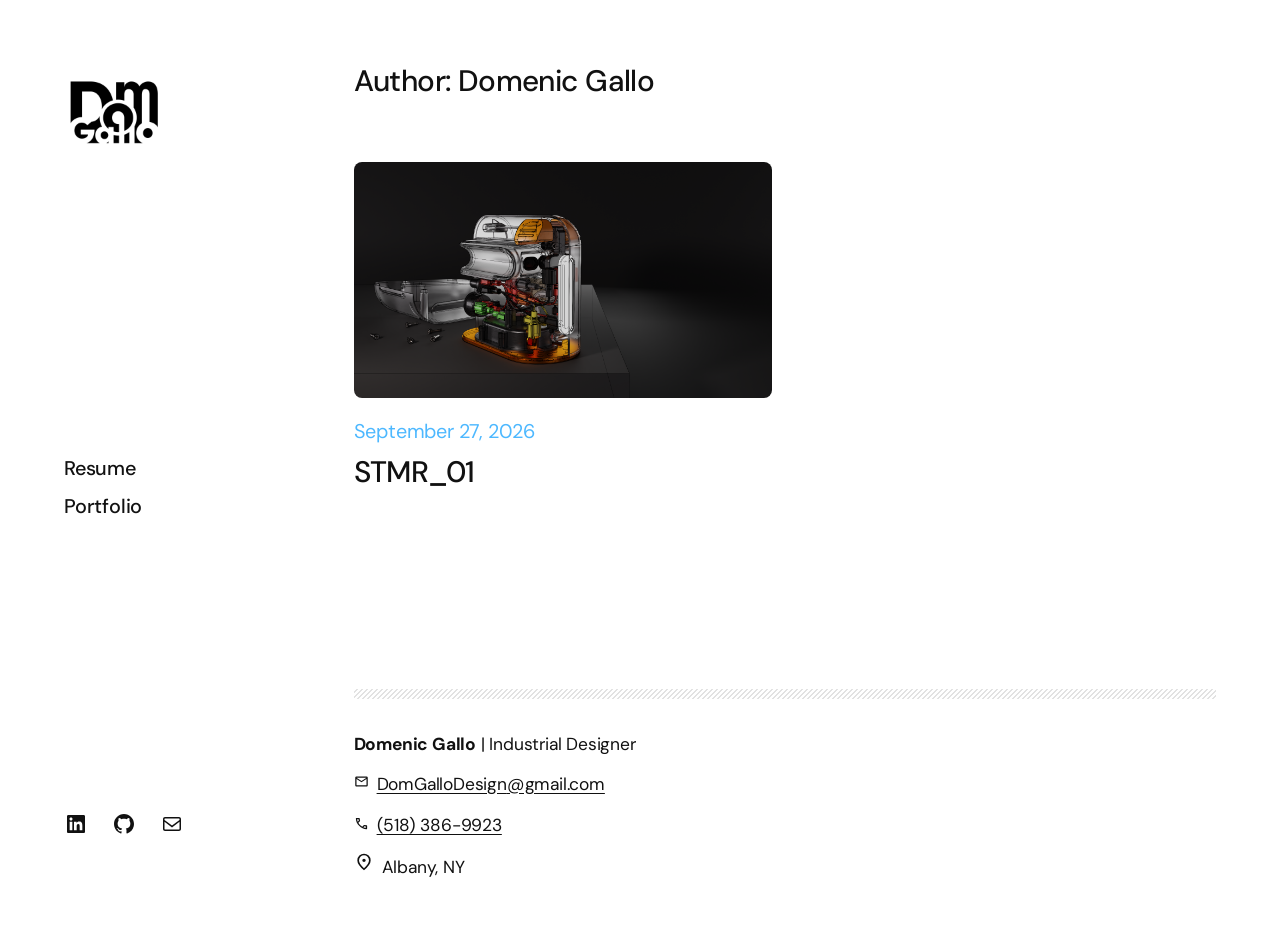
<file: author/admin/index.html>
<!DOCTYPE html>
<html lang="en-US">
<head><meta charset="UTF-8">
	
	<meta name="viewport" content="width=device-width, initial-scale=1">
<meta name="robots" content="max-image-preview:large">
<title>Domenic Gallo – Domenic Gallo</title>




<style id="wp-img-auto-sizes-contain-inline-css">
img:is([sizes=auto i],[sizes^="auto," i]){contain-intrinsic-size:3000px 1500px}
/*# sourceURL=wp-img-auto-sizes-contain-inline-css */
</style>
<style id="wp-block-site-logo-inline-css">
.wp-block-site-logo{box-sizing:border-box;line-height:0}.wp-block-site-logo a{display:inline-block;line-height:0}.wp-block-site-logo.is-default-size img{height:auto;width:120px}.wp-block-site-logo img{height:auto;max-width:100%}.wp-block-site-logo a,.wp-block-site-logo img{border-radius:inherit}.wp-block-site-logo.aligncenter{margin-left:auto;margin-right:auto;text-align:center}:root :where(.wp-block-site-logo.is-style-rounded){border-radius:9999px}
/*# sourceURL=/wp-includes/blocks/site-logo/style.min.css */
</style>
<style id="wp-block-navigation-link-inline-css">
.wp-block-navigation .wp-block-navigation-item__label{overflow-wrap:break-word}.wp-block-navigation .wp-block-navigation-item__description{display:none}.link-ui-tools{outline:1px solid #f0f0f0;padding:8px}.link-ui-block-inserter{padding-top:8px}.link-ui-block-inserter__back{margin-left:8px;text-transform:uppercase}
/*# sourceURL=/wp-includes/blocks/navigation-link/style.min.css */
</style>
<link rel="stylesheet" id="wp-block-navigation-css" href="/wp-includes/blocks/navigation/style.min.css?ver=7.1.3" media="all">
<style id="wp-block-group-inline-css">
.wp-block-group{box-sizing:border-box}:where(.wp-block-group.wp-block-group-is-layout-constrained){position:relative}
/*# sourceURL=/wp-includes/blocks/group/style.min.css */
</style>
<style id="wp-block-social-links-inline-css">
.wp-block-social-links{background:none;box-sizing:border-box;margin-left:0;padding-left:0;padding-right:0;text-indent:0}.wp-block-social-links .wp-social-link a,.wp-block-social-links .wp-social-link a:hover{border-bottom:0;box-shadow:none;text-decoration:none}.wp-block-social-links .wp-social-link svg{height:1em;width:1em}.wp-block-social-links .wp-social-link span:not(.screen-reader-text){font-size:.65em;margin-left:.5em;margin-right:.5em}.wp-block-social-links.has-small-icon-size{font-size:16px}.wp-block-social-links,.wp-block-social-links.has-normal-icon-size{font-size:24px}.wp-block-social-links.has-large-icon-size{font-size:36px}.wp-block-social-links.has-huge-icon-size{font-size:48px}.wp-block-social-links.aligncenter{display:flex;justify-content:center}.wp-block-social-links.alignright{justify-content:flex-end}.wp-block-social-link{border-radius:9999px;display:block}@media not (prefers-reduced-motion){.wp-block-social-link{transition:transform .1s ease}}.wp-block-social-link{height:auto}.wp-block-social-link a{align-items:center;display:flex;line-height:0}.wp-block-social-link:hover{transform:scale(1.1)}.wp-block-social-links .wp-block-social-link.wp-social-link{display:inline-block;margin:0;padding:0}.wp-block-social-links .wp-block-social-link.wp-social-link .wp-block-social-link-anchor,.wp-block-social-links .wp-block-social-link.wp-social-link .wp-block-social-link-anchor svg,.wp-block-social-links .wp-block-social-link.wp-social-link .wp-block-social-link-anchor:active,.wp-block-social-links .wp-block-social-link.wp-social-link .wp-block-social-link-anchor:hover,.wp-block-social-links .wp-block-social-link.wp-social-link .wp-block-social-link-anchor:visited{fill:currentColor;color:currentColor}:where(.wp-block-social-links:not(.is-style-logos-only)) .wp-social-link{background-color:#f0f0f0;color:#444}:where(.wp-block-social-links:not(.is-style-logos-only)) .wp-social-link-amazon{background-color:#f90;color:#fff}:where(.wp-block-social-links:not(.is-style-logos-only)) .wp-social-link-bandcamp{background-color:#1ea0c3;color:#fff}:where(.wp-block-social-links:not(.is-style-logos-only)) .wp-social-link-behance{background-color:#0757fe;color:#fff}:where(.wp-block-social-links:not(.is-style-logos-only)) .wp-social-link-bluesky{background-color:#0a7aff;color:#fff}:where(.wp-block-social-links:not(.is-style-logos-only)) .wp-social-link-codepen{background-color:#1e1f26;color:#fff}:where(.wp-block-social-links:not(.is-style-logos-only)) .wp-social-link-deviantart{background-color:#02e49b;color:#fff}:where(.wp-block-social-links:not(.is-style-logos-only)) .wp-social-link-discord{background-color:#5865f2;color:#fff}:where(.wp-block-social-links:not(.is-style-logos-only)) .wp-social-link-dribbble{background-color:#e94c89;color:#fff}:where(.wp-block-social-links:not(.is-style-logos-only)) .wp-social-link-dropbox{background-color:#4280ff;color:#fff}:where(.wp-block-social-links:not(.is-style-logos-only)) .wp-social-link-etsy{background-color:#f45800;color:#fff}:where(.wp-block-social-links:not(.is-style-logos-only)) .wp-social-link-facebook{background-color:#0866ff;color:#fff}:where(.wp-block-social-links:not(.is-style-logos-only)) .wp-social-link-fivehundredpx{background-color:#000;color:#fff}:where(.wp-block-social-links:not(.is-style-logos-only)) .wp-social-link-flickr{background-color:#0461dd;color:#fff}:where(.wp-block-social-links:not(.is-style-logos-only)) .wp-social-link-foursquare{background-color:#e65678;color:#fff}:where(.wp-block-social-links:not(.is-style-logos-only)) .wp-social-link-github{background-color:#24292d;color:#fff}:where(.wp-block-social-links:not(.is-style-logos-only)) .wp-social-link-goodreads{background-color:#eceadd;color:#382110}:where(.wp-block-social-links:not(.is-style-logos-only)) .wp-social-link-google{background-color:#ea4434;color:#fff}:where(.wp-block-social-links:not(.is-style-logos-only)) .wp-social-link-gravatar{background-color:#1d4fc4;color:#fff}:where(.wp-block-social-links:not(.is-style-logos-only)) .wp-social-link-instagram{background-color:#f00075;color:#fff}:where(.wp-block-social-links:not(.is-style-logos-only)) .wp-social-link-lastfm{background-color:#e21b24;color:#fff}:where(.wp-block-social-links:not(.is-style-logos-only)) .wp-social-link-linkedin{background-color:#0d66c2;color:#fff}:where(.wp-block-social-links:not(.is-style-logos-only)) .wp-social-link-mastodon{background-color:#3288d4;color:#fff}:where(.wp-block-social-links:not(.is-style-logos-only)) .wp-social-link-medium{background-color:#000;color:#fff}:where(.wp-block-social-links:not(.is-style-logos-only)) .wp-social-link-meetup{background-color:#f6405f;color:#fff}:where(.wp-block-social-links:not(.is-style-logos-only)) .wp-social-link-patreon{background-color:#000;color:#fff}:where(.wp-block-social-links:not(.is-style-logos-only)) .wp-social-link-pinterest{background-color:#e60122;color:#fff}:where(.wp-block-social-links:not(.is-style-logos-only)) .wp-social-link-pocket{background-color:#ef4155;color:#fff}:where(.wp-block-social-links:not(.is-style-logos-only)) .wp-social-link-reddit{background-color:#ff4500;color:#fff}:where(.wp-block-social-links:not(.is-style-logos-only)) .wp-social-link-skype{background-color:#0478d7;color:#fff}:where(.wp-block-social-links:not(.is-style-logos-only)) .wp-social-link-snapchat{stroke:#000;background-color:#fefc00;color:#fff}:where(.wp-block-social-links:not(.is-style-logos-only)) .wp-social-link-soundcloud{background-color:#ff5600;color:#fff}:where(.wp-block-social-links:not(.is-style-logos-only)) .wp-social-link-spotify{background-color:#1bd760;color:#fff}:where(.wp-block-social-links:not(.is-style-logos-only)) .wp-social-link-telegram{background-color:#2aabee;color:#fff}:where(.wp-block-social-links:not(.is-style-logos-only)) .wp-social-link-threads{background-color:#000;color:#fff}:where(.wp-block-social-links:not(.is-style-logos-only)) .wp-social-link-tiktok{background-color:#000;color:#fff}:where(.wp-block-social-links:not(.is-style-logos-only)) .wp-social-link-tumblr{background-color:#011835;color:#fff}:where(.wp-block-social-links:not(.is-style-logos-only)) .wp-social-link-twitch{background-color:#6440a4;color:#fff}:where(.wp-block-social-links:not(.is-style-logos-only)) .wp-social-link-twitter{background-color:#1da1f2;color:#fff}:where(.wp-block-social-links:not(.is-style-logos-only)) .wp-social-link-vimeo{background-color:#1eb7ea;color:#fff}:where(.wp-block-social-links:not(.is-style-logos-only)) .wp-social-link-vk{background-color:#4680c2;color:#fff}:where(.wp-block-social-links:not(.is-style-logos-only)) .wp-social-link-wordpress{background-color:#3499cd;color:#fff}:where(.wp-block-social-links:not(.is-style-logos-only)) .wp-social-link-whatsapp{background-color:#25d366;color:#fff}:where(.wp-block-social-links:not(.is-style-logos-only)) .wp-social-link-x{background-color:#000;color:#fff}:where(.wp-block-social-links:not(.is-style-logos-only)) .wp-social-link-yelp{background-color:#d32422;color:#fff}:where(.wp-block-social-links:not(.is-style-logos-only)) .wp-social-link-youtube{background-color:red;color:#fff}:where(.wp-block-social-links.is-style-logos-only) .wp-social-link{background:none}:where(.wp-block-social-links.is-style-logos-only) .wp-social-link svg{height:1.25em;width:1.25em}:where(.wp-block-social-links.is-style-logos-only) .wp-social-link-amazon{color:#f90}:where(.wp-block-social-links.is-style-logos-only) .wp-social-link-bandcamp{color:#1ea0c3}:where(.wp-block-social-links.is-style-logos-only) .wp-social-link-behance{color:#0757fe}:where(.wp-block-social-links.is-style-logos-only) .wp-social-link-bluesky{color:#0a7aff}:where(.wp-block-social-links.is-style-logos-only) .wp-social-link-codepen{color:#1e1f26}:where(.wp-block-social-links.is-style-logos-only) .wp-social-link-deviantart{color:#02e49b}:where(.wp-block-social-links.is-style-logos-only) .wp-social-link-discord{color:#5865f2}:where(.wp-block-social-links.is-style-logos-only) .wp-social-link-dribbble{color:#e94c89}:where(.wp-block-social-links.is-style-logos-only) .wp-social-link-dropbox{color:#4280ff}:where(.wp-block-social-links.is-style-logos-only) .wp-social-link-etsy{color:#f45800}:where(.wp-block-social-links.is-style-logos-only) .wp-social-link-facebook{color:#0866ff}:where(.wp-block-social-links.is-style-logos-only) .wp-social-link-fivehundredpx{color:#000}:where(.wp-block-social-links.is-style-logos-only) .wp-social-link-flickr{color:#0461dd}:where(.wp-block-social-links.is-style-logos-only) .wp-social-link-foursquare{color:#e65678}:where(.wp-block-social-links.is-style-logos-only) .wp-social-link-github{color:#24292d}:where(.wp-block-social-links.is-style-logos-only) .wp-social-link-goodreads{color:#382110}:where(.wp-block-social-links.is-style-logos-only) .wp-social-link-google{color:#ea4434}:where(.wp-block-social-links.is-style-logos-only) .wp-social-link-gravatar{color:#1d4fc4}:where(.wp-block-social-links.is-style-logos-only) .wp-social-link-instagram{color:#f00075}:where(.wp-block-social-links.is-style-logos-only) .wp-social-link-lastfm{color:#e21b24}:where(.wp-block-social-links.is-style-logos-only) .wp-social-link-linkedin{color:#0d66c2}:where(.wp-block-social-links.is-style-logos-only) .wp-social-link-mastodon{color:#3288d4}:where(.wp-block-social-links.is-style-logos-only) .wp-social-link-medium{color:#000}:where(.wp-block-social-links.is-style-logos-only) .wp-social-link-meetup{color:#f6405f}:where(.wp-block-social-links.is-style-logos-only) .wp-social-link-patreon{color:#000}:where(.wp-block-social-links.is-style-logos-only) .wp-social-link-pinterest{color:#e60122}:where(.wp-block-social-links.is-style-logos-only) .wp-social-link-pocket{color:#ef4155}:where(.wp-block-social-links.is-style-logos-only) .wp-social-link-reddit{color:#ff4500}:where(.wp-block-social-links.is-style-logos-only) .wp-social-link-skype{color:#0478d7}:where(.wp-block-social-links.is-style-logos-only) .wp-social-link-snapchat{stroke:#000;color:#fff}:where(.wp-block-social-links.is-style-logos-only) .wp-social-link-soundcloud{color:#ff5600}:where(.wp-block-social-links.is-style-logos-only) .wp-social-link-spotify{color:#1bd760}:where(.wp-block-social-links.is-style-logos-only) .wp-social-link-telegram{color:#2aabee}:where(.wp-block-social-links.is-style-logos-only) .wp-social-link-threads{color:#000}:where(.wp-block-social-links.is-style-logos-only) .wp-social-link-tiktok{color:#000}:where(.wp-block-social-links.is-style-logos-only) .wp-social-link-tumblr{color:#011835}:where(.wp-block-social-links.is-style-logos-only) .wp-social-link-twitch{color:#6440a4}:where(.wp-block-social-links.is-style-logos-only) .wp-social-link-twitter{color:#1da1f2}:where(.wp-block-social-links.is-style-logos-only) .wp-social-link-vimeo{color:#1eb7ea}:where(.wp-block-social-links.is-style-logos-only) .wp-social-link-vk{color:#4680c2}:where(.wp-block-social-links.is-style-logos-only) .wp-social-link-whatsapp{color:#25d366}:where(.wp-block-social-links.is-style-logos-only) .wp-social-link-wordpress{color:#3499cd}:where(.wp-block-social-links.is-style-logos-only) .wp-social-link-x{color:#000}:where(.wp-block-social-links.is-style-logos-only) .wp-social-link-yelp{color:#d32422}:where(.wp-block-social-links.is-style-logos-only) .wp-social-link-youtube{color:red}.wp-block-social-links.is-style-pill-shape .wp-social-link{width:auto}:root :where(.wp-block-social-links .wp-social-link a){padding:.25em}:root :where(.wp-block-social-links.is-style-logos-only .wp-social-link a){padding:0}:root :where(.wp-block-social-links.is-style-pill-shape .wp-social-link a){padding-left:.6666666667em;padding-right:.6666666667em}.wp-block-social-links:not(.has-icon-color):not(.has-icon-background-color) .wp-social-link-snapchat .wp-block-social-link-label{color:#000}
/*# sourceURL=/wp-includes/blocks/social-links/style.min.css */
</style>
<style id="wp-block-query-title-inline-css">
.wp-block-query-title{box-sizing:border-box}
/*# sourceURL=/wp-includes/blocks/query-title/style.min.css */
</style>
<style id="wp-block-post-featured-image-inline-css">
.wp-block-post-featured-image{margin-left:0;margin-right:0}.wp-block-post-featured-image a{display:block;height:100%}.wp-block-post-featured-image :where(img){box-sizing:border-box;height:auto;max-width:100%;vertical-align:bottom;width:100%}.wp-block-post-featured-image.alignfull img,.wp-block-post-featured-image.alignwide img{width:100%}.wp-block-post-featured-image .wp-block-post-featured-image__overlay.has-background-dim{background-color:#000;inset:0;position:absolute}.wp-block-post-featured-image{position:relative}.wp-block-post-featured-image .wp-block-post-featured-image__overlay.has-background-gradient{background-color:transparent}.wp-block-post-featured-image .wp-block-post-featured-image__overlay.has-background-dim-0{opacity:0}.wp-block-post-featured-image .wp-block-post-featured-image__overlay.has-background-dim-10{opacity:.1}.wp-block-post-featured-image .wp-block-post-featured-image__overlay.has-background-dim-20{opacity:.2}.wp-block-post-featured-image .wp-block-post-featured-image__overlay.has-background-dim-30{opacity:.3}.wp-block-post-featured-image .wp-block-post-featured-image__overlay.has-background-dim-40{opacity:.4}.wp-block-post-featured-image .wp-block-post-featured-image__overlay.has-background-dim-50{opacity:.5}.wp-block-post-featured-image .wp-block-post-featured-image__overlay.has-background-dim-60{opacity:.6}.wp-block-post-featured-image .wp-block-post-featured-image__overlay.has-background-dim-70{opacity:.7}.wp-block-post-featured-image .wp-block-post-featured-image__overlay.has-background-dim-80{opacity:.8}.wp-block-post-featured-image .wp-block-post-featured-image__overlay.has-background-dim-90{opacity:.9}.wp-block-post-featured-image .wp-block-post-featured-image__overlay.has-background-dim-100{opacity:1}.wp-block-post-featured-image:where(.alignleft,.alignright){width:100%}
/*# sourceURL=/wp-includes/blocks/post-featured-image/style.min.css */
</style>
<style id="wp-block-post-date-inline-css">
.wp-block-post-date{box-sizing:border-box}
/*# sourceURL=/wp-includes/blocks/post-date/style.min.css */
</style>
<style id="wp-block-post-title-inline-css">
.wp-block-post-title{box-sizing:border-box;word-break:break-word}.wp-block-post-title :where(a){display:inline-block;font-family:inherit;font-size:inherit;font-style:inherit;font-weight:inherit;letter-spacing:inherit;line-height:inherit;text-decoration:inherit}
/*# sourceURL=/wp-includes/blocks/post-title/style.min.css */
</style>
<style id="wp-block-post-template-inline-css">
.wp-block-post-template{box-sizing:border-box;list-style:none;margin-bottom:0;margin-top:0;max-width:100%;padding:0}.wp-block-post-template.is-flex-container{display:flex;flex-direction:row;flex-wrap:wrap;gap:1.25em}.wp-block-post-template.is-flex-container>li{margin:0;width:100%}@media (min-width:600px){.wp-block-post-template.is-flex-container.is-flex-container.columns-2>li{width:calc(50% - .625em)}.wp-block-post-template.is-flex-container.is-flex-container.columns-3>li{width:calc(33.33333% - .83333em)}.wp-block-post-template.is-flex-container.is-flex-container.columns-4>li{width:calc(25% - .9375em)}.wp-block-post-template.is-flex-container.is-flex-container.columns-5>li{width:calc(20% - 1em)}.wp-block-post-template.is-flex-container.is-flex-container.columns-6>li{width:calc(16.66667% - 1.04167em)}}@media (max-width:600px){.wp-block-post-template-is-layout-grid[class*=columns-]:not(.has-native-responsive-grid){grid-template-columns:1fr}}.wp-block-post-template-is-layout-constrained>li>.alignright,.wp-block-post-template-is-layout-flow>li>.alignright{float:right;margin-inline-end:0;margin-inline-start:2em}.wp-block-post-template-is-layout-constrained>li>.alignleft,.wp-block-post-template-is-layout-flow>li>.alignleft{float:left;margin-inline-end:2em;margin-inline-start:0}.wp-block-post-template-is-layout-constrained>li>.aligncenter,.wp-block-post-template-is-layout-flow>li>.aligncenter{margin-inline-end:auto;margin-inline-start:auto}
/*# sourceURL=/wp-includes/blocks/post-template/style.min.css */
</style>
<style id="wp-block-separator-inline-css">
@charset "UTF-8";.wp-block-separator{border:none;border-top:2px solid}:root :where(.wp-block-separator.is-style-dots){height:auto;line-height:1;text-align:center}:root :where(.wp-block-separator.is-style-dots):before{color:currentColor;content:"···";font-family:serif;font-size:1.5em;letter-spacing:2em;padding-left:2em}.wp-block-separator.is-style-dots{background:none!important;border:none!important}
/*# sourceURL=/wp-includes/blocks/separator/style.min.css */
</style>
<style id="wp-block-paragraph-inline-css">
.is-small-text{font-size:.875em}.is-regular-text{font-size:1em}.is-large-text{font-size:2.25em}.is-larger-text{font-size:3em}.has-drop-cap:not(:focus):first-letter{float:left;font-size:8.4em;font-style:normal;font-weight:100;line-height:.68;margin:.05em .1em 0 0;text-transform:uppercase}body.rtl .has-drop-cap:not(:focus):first-letter{float:none;margin-left:.1em}p.has-drop-cap.has-background{overflow:hidden}:root :where(p.has-background){padding:1.25em 2.375em}:where(p.has-text-color:not(.has-link-color)) a{color:inherit}p.has-text-align-left[style*="writing-mode:vertical-lr"],p.has-text-align-right[style*="writing-mode:vertical-rl"]{rotate:180deg}
/*# sourceURL=/wp-includes/blocks/paragraph/style.min.css */
</style>
<style id="safe-svg-svg-icon-style-inline-css">
.wp-block-safe-svg-svg-icon a{align-self:center}.safe-svg-cover{text-align:center}.safe-svg-cover .safe-svg-inside{display:inline-block;max-width:100%}.safe-svg-cover svg{fill:currentColor;height:100%;max-height:100%;max-width:100%;width:100%}

/*# sourceURL=/wp-content/plugins/safe-svg/dist/safe-svg-block-frontend.css */
</style>
<style id="wp-block-columns-inline-css">
.wp-block-columns{box-sizing:border-box;display:flex;flex-wrap:wrap!important}@media (min-width:782px){.wp-block-columns{flex-wrap:nowrap!important}}.wp-block-columns{align-items:normal!important}.wp-block-columns.are-vertically-aligned-top{align-items:flex-start}.wp-block-columns.are-vertically-aligned-center{align-items:center}.wp-block-columns.are-vertically-aligned-bottom{align-items:flex-end}@media (max-width:781px){.wp-block-columns:not(.is-not-stacked-on-mobile)>.wp-block-column{flex-basis:100%!important}}@media (min-width:782px){.wp-block-columns:not(.is-not-stacked-on-mobile)>.wp-block-column{flex-basis:0;flex-grow:1}.wp-block-columns:not(.is-not-stacked-on-mobile)>.wp-block-column[style*=flex-basis]{flex-grow:0}}.wp-block-columns.is-not-stacked-on-mobile{flex-wrap:nowrap!important}.wp-block-columns.is-not-stacked-on-mobile>.wp-block-column{flex-basis:0;flex-grow:1}.wp-block-columns.is-not-stacked-on-mobile>.wp-block-column[style*=flex-basis]{flex-grow:0}:where(.wp-block-columns){margin-bottom:1.75em}:where(.wp-block-columns.has-background){padding:1.25em 2.375em}.wp-block-column{flex-grow:1;min-width:0;overflow-wrap:break-word;word-break:break-word}.wp-block-column.is-vertically-aligned-top{align-self:flex-start}.wp-block-column.is-vertically-aligned-center{align-self:center}.wp-block-column.is-vertically-aligned-bottom{align-self:flex-end}.wp-block-column.is-vertically-aligned-stretch{align-self:stretch}.wp-block-column.is-vertically-aligned-bottom,.wp-block-column.is-vertically-aligned-center,.wp-block-column.is-vertically-aligned-top{width:100%}
/*# sourceURL=/wp-includes/blocks/columns/style.min.css */
</style>
<style id="wp-emoji-styles-inline-css">

	img.wp-smiley, img.emoji {
		display: inline !important;
		border: none !important;
		box-shadow: none !important;
		height: 1em !important;
		width: 1em !important;
		margin: 0 0.07em !important;
		vertical-align: -0.1em !important;
		background: none !important;
		padding: 0 !important;
	}
/*# sourceURL=wp-emoji-styles-inline-css */
</style>
<style id="wp-block-library-inline-css">
:root{--wp-block-synced-color:#7a00df;--wp-block-synced-color--rgb:122,0,223;--wp-bound-block-color:var(--wp-block-synced-color);--wp-editor-canvas-background:#ddd;--wp-admin-theme-color:#007cba;--wp-admin-theme-color--rgb:0,124,186;--wp-admin-theme-color-darker-10:#006ba1;--wp-admin-theme-color-darker-10--rgb:0,107,160.5;--wp-admin-theme-color-darker-20:#005a87;--wp-admin-theme-color-darker-20--rgb:0,90,135;--wp-admin-border-width-focus:2px}@media (min-resolution:192dpi){:root{--wp-admin-border-width-focus:1.5px}}.wp-element-button{cursor:pointer}:root .has-very-light-gray-background-color{background-color:#eee}:root .has-very-dark-gray-background-color{background-color:#313131}:root .has-very-light-gray-color{color:#eee}:root .has-very-dark-gray-color{color:#313131}:root .has-vivid-green-cyan-to-vivid-cyan-blue-gradient-background{background:linear-gradient(135deg,#00d084,#0693e3)}:root .has-purple-crush-gradient-background{background:linear-gradient(135deg,#34e2e4,#4721fb 50%,#ab1dfe)}:root .has-hazy-dawn-gradient-background{background:linear-gradient(135deg,#faaca8,#dad0ec)}:root .has-subdued-olive-gradient-background{background:linear-gradient(135deg,#fafae1,#67a671)}:root .has-atomic-cream-gradient-background{background:linear-gradient(135deg,#fdd79a,#004a59)}:root .has-nightshade-gradient-background{background:linear-gradient(135deg,#330968,#31cdcf)}:root .has-midnight-gradient-background{background:linear-gradient(135deg,#020381,#2874fc)}:root{--wp--preset--font-size--normal:16px;--wp--preset--font-size--huge:42px}.has-regular-font-size{font-size:1em}.has-larger-font-size{font-size:2.625em}.has-normal-font-size{font-size:var(--wp--preset--font-size--normal)}.has-huge-font-size{font-size:var(--wp--preset--font-size--huge)}:root .has-text-align-center{text-align:center}:root .has-text-align-left{text-align:left}:root .has-text-align-right{text-align:right}.has-fit-text{white-space:nowrap!important}#end-resizable-editor-section{display:none}.aligncenter{clear:both}.items-justified-left{justify-content:flex-start}.items-justified-center{justify-content:center}.items-justified-right{justify-content:flex-end}.items-justified-space-between{justify-content:space-between}.screen-reader-text{word-wrap:normal!important;border:0;clip-path:inset(50%);height:1px;margin:-1px;overflow:hidden;padding:0;position:absolute;width:1px;word-break:normal!important}.screen-reader-text:focus{background-color:#ddd;clip-path:none;color:#444;display:block;font-size:1em;height:auto;left:5px;line-height:normal;padding:15px 23px 14px;text-decoration:none;top:5px;width:auto;z-index:100000}html :where(.has-border-color){border-style:solid}html :where([style^=border-color],[style*=";border-color"],[style*="; border-color"]){border-style:solid}html :where([style^=border-top-color],[style*=";border-top-color"],[style*="; border-top-color"]){border-top-style:solid}html :where([style^=border-right-color],[style*=";border-right-color"],[style*="; border-right-color"]){border-right-style:solid}html :where([style^=border-bottom-color],[style*=";border-bottom-color"],[style*="; border-bottom-color"]){border-bottom-style:solid}html :where([style^=border-left-color],[style*=";border-left-color"],[style*="; border-left-color"]){border-left-style:solid}html :where([style^=border-width],[style*=";border-width"],[style*="; border-width"]){border-style:solid}html :where([style^=border-top-width],[style*=";border-top-width"],[style*="; border-top-width"]){border-top-style:solid}html :where([style^=border-right-width],[style*=";border-right-width"],[style*="; border-right-width"]){border-right-style:solid}html :where([style^=border-bottom-width],[style*=";border-bottom-width"],[style*="; border-bottom-width"]){border-bottom-style:solid}html :where([style^=border-left-width],[style*=";border-left-width"],[style*="; border-left-width"]){border-left-style:solid}html :where(img[class*=wp-image-]){height:auto;max-width:100%}:where(figure){margin:0 0 1em}html :where(.is-position-sticky){--wp-admin--admin-bar--position-offset:var(--wp-admin--admin-bar--height,0px)}@media screen and (max-width:600px){html :where(.is-position-sticky){--wp-admin--admin-bar--position-offset:0px}}
/*# sourceURL=/wp-includes/css/dist/block-library/common.min.css */
</style>
<style id="global-styles-inline-css">
:root{--wp--preset--aspect-ratio--square: 1;--wp--preset--aspect-ratio--4-3: 4/3;--wp--preset--aspect-ratio--3-4: 3/4;--wp--preset--aspect-ratio--3-2: 3/2;--wp--preset--aspect-ratio--2-3: 2/3;--wp--preset--aspect-ratio--16-9: 16/9;--wp--preset--aspect-ratio--9-16: 9/16;--wp--preset--color--black: #000000;--wp--preset--color--cyan-bluish-gray: #abb8c3;--wp--preset--color--white: #ffffff;--wp--preset--color--pale-pink: #f78da7;--wp--preset--color--vivid-red: #cf2e2e;--wp--preset--color--luminous-vivid-orange: #ff6900;--wp--preset--color--luminous-vivid-amber: #fcb900;--wp--preset--color--light-green-cyan: #7bdcb5;--wp--preset--color--vivid-green-cyan: #00d084;--wp--preset--color--pale-cyan-blue: #8ed1fc;--wp--preset--color--vivid-cyan-blue: #0693e3;--wp--preset--color--vivid-purple: #9b51e0;--wp--preset--color--foreground: #111111;--wp--preset--color--background: #FFFFFF;--wp--preset--color--primary: #4db8ff;--wp--preset--color--secondary: #6B6A6A;--wp--preset--color--tertiary: #E2E2E2;--wp--preset--color--quaternary: #F3F2F2;--wp--preset--gradient--vivid-cyan-blue-to-vivid-purple: linear-gradient(135deg,rgb(6,147,227) 0%,rgb(155,81,224) 100%);--wp--preset--gradient--light-green-cyan-to-vivid-green-cyan: linear-gradient(135deg,rgb(122,220,180) 0%,rgb(0,208,130) 100%);--wp--preset--gradient--luminous-vivid-amber-to-luminous-vivid-orange: linear-gradient(135deg,rgb(252,185,0) 0%,rgb(255,105,0) 100%);--wp--preset--gradient--luminous-vivid-orange-to-vivid-red: linear-gradient(135deg,rgb(255,105,0) 0%,rgb(207,46,46) 100%);--wp--preset--gradient--very-light-gray-to-cyan-bluish-gray: linear-gradient(135deg,rgb(238,238,238) 0%,rgb(169,184,195) 100%);--wp--preset--gradient--cool-to-warm-spectrum: linear-gradient(135deg,rgb(74,234,220) 0%,rgb(151,120,209) 20%,rgb(207,42,186) 40%,rgb(238,44,130) 60%,rgb(251,105,98) 80%,rgb(254,248,76) 100%);--wp--preset--gradient--blush-light-purple: linear-gradient(135deg,rgb(255,206,236) 0%,rgb(152,150,240) 100%);--wp--preset--gradient--blush-bordeaux: linear-gradient(135deg,rgb(254,205,165) 0%,rgb(254,45,45) 50%,rgb(107,0,62) 100%);--wp--preset--gradient--luminous-dusk: linear-gradient(135deg,rgb(255,203,112) 0%,rgb(199,81,192) 50%,rgb(65,88,208) 100%);--wp--preset--gradient--pale-ocean: linear-gradient(135deg,rgb(255,245,203) 0%,rgb(182,227,212) 50%,rgb(51,167,181) 100%);--wp--preset--gradient--electric-grass: linear-gradient(135deg,rgb(202,248,128) 0%,rgb(113,206,126) 100%);--wp--preset--gradient--midnight: linear-gradient(135deg,rgb(2,3,129) 0%,rgb(40,116,252) 100%);--wp--preset--gradient--foreground-to-background: linear-gradient(160deg, var(--wp--preset--color--foreground), var(--wp--preset--color--background));--wp--preset--gradient--foreground-to-primary: linear-gradient(160deg, var(--wp--preset--color--foreground), var(--wp--preset--color--primary));--wp--preset--gradient--foreground-to-secondary: linear-gradient(160deg, var(--wp--preset--color--foreground), var(--wp--preset--color--secondary));--wp--preset--gradient--foreground-to-quaternary: linear-gradient(160deg, var(--wp--preset--color--foreground), var(--wp--preset--color--quaternary));--wp--preset--gradient--foreground-to-tertiary: linear-gradient(160deg, var(--wp--preset--color--foreground), var(--wp--preset--color--tertiary));--wp--preset--gradient--background-to-foreground: linear-gradient(160deg, var(--wp--preset--color--background), var(--wp--preset--color--foreground));--wp--preset--gradient--background-to-primary: linear-gradient(160deg, var(--wp--preset--color--background), var(--wp--preset--color--primary));--wp--preset--gradient--background-to-secondary: linear-gradient(160deg, var(--wp--preset--color--background), var(--wp--preset--color--secondary));--wp--preset--gradient--background-to-quaternary: linear-gradient(160deg, var(--wp--preset--color--background), var(--wp--preset--color--quaternary));--wp--preset--gradient--background-to-tertiary: linear-gradient(160deg, var(--wp--preset--color--background), var(--wp--preset--color--tertiary));--wp--preset--gradient--primary-to-background: linear-gradient(160deg, var(--wp--preset--color--primary), var(--wp--preset--color--background));--wp--preset--gradient--primary-to-foreground: linear-gradient(160deg, var(--wp--preset--color--primary), var(--wp--preset--color--foreground));--wp--preset--gradient--primary-to-secondary: linear-gradient(160deg, var(--wp--preset--color--primary), var(--wp--preset--color--secondary));--wp--preset--gradient--primary-to-quaternary: linear-gradient(160deg, var(--wp--preset--color--primary), var(--wp--preset--color--quaternary));--wp--preset--gradient--primary-to-tertiary: linear-gradient(160deg, var(--wp--preset--color--primary), var(--wp--preset--color--tertiary));--wp--preset--gradient--secondary-to-background: linear-gradient(160deg, var(--wp--preset--color--secondary), var(--wp--preset--color--background));--wp--preset--gradient--secondary-to-foreground: linear-gradient(160deg, var(--wp--preset--color--secondary), var(--wp--preset--color--foreground));--wp--preset--gradient--secondary-to-primary: linear-gradient(160deg, var(--wp--preset--color--secondary), var(--wp--preset--color--primary));--wp--preset--gradient--secondary-to-quaternary: linear-gradient(160deg, var(--wp--preset--color--secondary), var(--wp--preset--color--quaternary));--wp--preset--gradient--secondary-to-tertiary: linear-gradient(160deg, var(--wp--preset--color--secondary), var(--wp--preset--color--tertiary));--wp--preset--gradient--tertiary-to-background: linear-gradient(160deg, var(--wp--preset--color--tertiary), var(--wp--preset--color--background));--wp--preset--gradient--tertiary-to-foreground: linear-gradient(160deg, var(--wp--preset--color--tertiary), var(--wp--preset--color--foreground));--wp--preset--gradient--tertiary-to-primary: linear-gradient(160deg, var(--wp--preset--color--tertiary), var(--wp--preset--color--primary));--wp--preset--gradient--tertiary-to-secondary: linear-gradient(160deg, var(--wp--preset--color--tertiary), var(--wp--preset--color--secondary));--wp--preset--gradient--tertiary-to-quaternary: linear-gradient(160deg, var(--wp--preset--color--tertiary), var(--wp--preset--color--quaternary));--wp--preset--gradient--quaternary-to-background: linear-gradient(160deg, var(--wp--preset--color--quaternary), var(--wp--preset--color--background));--wp--preset--gradient--quaternary-to-foreground: linear-gradient(160deg, var(--wp--preset--color--quaternary), var(--wp--preset--color--foreground));--wp--preset--gradient--quaternary-to-primary: linear-gradient(160deg, var(--wp--preset--color--quaternary), var(--wp--preset--color--primary));--wp--preset--gradient--quaternary-to-secondary: linear-gradient(160deg, var(--wp--preset--color--quaternary), var(--wp--preset--color--secondary));--wp--preset--gradient--quaternary-to-tertiary: linear-gradient(160deg, var(--wp--preset--color--quaternary), var(--wp--preset--color--tertiary));--wp--preset--font-size--small: clamp(16px, 1rem + ((1vw - 3.2px) * 0.147), 18px);--wp--preset--font-size--medium: clamp(17px, 1.063rem + ((1vw - 3.2px) * 0.294), 21px);--wp--preset--font-size--large: clamp(21px, 1.313rem + ((1vw - 3.2px) * 0.221), 24px);--wp--preset--font-size--x-large: clamp(25.014px, 1.563rem + ((1vw - 3.2px) * 1.249), 42px);--wp--preset--font-size--tiny: clamp(14px, 0.875rem + ((1vw - 3.2px) * 0.147), 16px);--wp--preset--font-size--extra-large: clamp(24px, 1.5rem + ((1vw - 3.2px) * 0.588), 32px);--wp--preset--font-size--huge: clamp(36px, 2.25rem + ((1vw - 3.2px) * 2.059), 64px);--wp--preset--font-size--gigantic: clamp(64px, 4rem + ((1vw - 3.2px) * 2.353), 96px);--wp--preset--font-size--heading-1: clamp(36px, 2.25rem + ((1vw - 3.2px) * 2.059), 64px);--wp--preset--font-size--heading-2: clamp(33px, 2.063rem + ((1vw - 3.2px) * 1.691), 56px);--wp--preset--font-size--heading-3: clamp(30px, 1.875rem + ((1vw - 3.2px) * 1.324), 48px);--wp--preset--font-size--heading-4: clamp(27px, 1.688rem + ((1vw - 3.2px) * 0.956), 40px);--wp--preset--font-size--heading-5: clamp(24px, 1.5rem + ((1vw - 3.2px) * 0.588), 32px);--wp--preset--font-size--heading-6: clamp(21px, 1.313rem + ((1vw - 3.2px) * 0.441), 27px);--wp--preset--font-family--chivo-mono: "Chivo Mono", monospace;--wp--preset--font-family--dm-sans: "DM Sans", sans-serif;--wp--preset--spacing--20: 12px;--wp--preset--spacing--30: 16px;--wp--preset--spacing--40: 24px;--wp--preset--spacing--50: 32px;--wp--preset--spacing--60: clamp(32px, 7.5vw, 40px);--wp--preset--spacing--70: clamp(48px, 9vw, 64px);--wp--preset--spacing--80: clamp( 64px, 6.666vw, 96px );--wp--preset--spacing--10: 8px;--wp--preset--spacing--body-gutter: clamp( 32px, 5vw, 64px );--wp--preset--shadow--natural: 6px 6px 9px rgba(0, 0, 0, 0.2);--wp--preset--shadow--deep: 12px 12px 50px rgba(0, 0, 0, 0.4);--wp--preset--shadow--sharp: 6px 6px 0px rgba(0, 0, 0, 0.2);--wp--preset--shadow--outlined: 6px 6px 0px -3px rgb(255, 255, 255), 6px 6px rgb(0, 0, 0);--wp--preset--shadow--crisp: 6px 6px 0px rgb(0, 0, 0);--wp--custom--spacing--baseline: 16px;--wp--custom--spacing--small: min(32px, 6.4vw);--wp--custom--spacing--gutter: clamp( calc( 2 * var( --wp--custom--spacing--baseline ) ), 6.666vw, calc( 4 * var( --wp--custom--spacing--baseline ) ) );--wp--custom--spacing--outer: var( --wp--custom--spacing--gutter );--wp--custom--typography--letter-spacing--body: -0.01em;--wp--custom--typography--letter-spacing--heading: -0.02em;--wp--custom--typography--letter-spacing--gigantic: -0.03em;--wp--custom--typography--letter-spacing--uppercase: 0;--wp--custom--typography--line-height--body: 1.5em;--wp--custom--typography--line-height--headings--gigantic: 1.05;--wp--custom--typography--line-height--headings--large: 1.15;--wp--custom--typography--line-height--headings--small: 1.25;}.wp-block-button{--wp--preset--dimension--25: 25%;--wp--preset--dimension--50: 50%;--wp--preset--dimension--75: 75%;--wp--preset--dimension--100: 100%;}:root { --wp--style--global--content-size: 720px;--wp--style--global--wide-size: 1680px; }:where(body) { margin: 0; }.wp-site-blocks { padding-top: var(--wp--style--root--padding-top); padding-bottom: var(--wp--style--root--padding-bottom); }.has-global-padding { padding-right: var(--wp--style--root--padding-right); padding-left: var(--wp--style--root--padding-left); }.has-global-padding > .alignfull { margin-right: calc(var(--wp--style--root--padding-right) * -1); margin-left: calc(var(--wp--style--root--padding-left) * -1); }.has-global-padding :where(:not(.alignfull.is-layout-flow) > .has-global-padding:not(.wp-block-block, .alignfull)) { padding-right: 0; padding-left: 0; }.has-global-padding :where(:not(.alignfull.is-layout-flow) > .has-global-padding:not(.wp-block-block, .alignfull)) > .alignfull { margin-left: 0; margin-right: 0; }.wp-site-blocks > .alignleft { float: left; margin-right: 2em; }.wp-site-blocks > .alignright { float: right; margin-left: 2em; }.wp-site-blocks > .aligncenter { justify-content: center; margin-left: auto; margin-right: auto; }:where(.wp-site-blocks) > * { margin-block-start: min(32px, 6.4vw); margin-block-end: 0; }:where(.wp-site-blocks) > :first-child { margin-block-start: 0; }:where(.wp-site-blocks) > :last-child { margin-block-end: 0; }:root { --wp--style--block-gap: min(32px, 6.4vw); }:root :where(.is-layout-flow) > :first-child{margin-block-start: 0;}:root :where(.is-layout-flow) > :last-child{margin-block-end: 0;}:root :where(.is-layout-flow) > *{margin-block-start: min(32px, 6.4vw);margin-block-end: 0;}:root :where(.is-layout-constrained) > :first-child{margin-block-start: 0;}:root :where(.is-layout-constrained) > :last-child{margin-block-end: 0;}:root :where(.is-layout-constrained) > *{margin-block-start: min(32px, 6.4vw);margin-block-end: 0;}:root :where(.is-layout-flex){gap: min(32px, 6.4vw);}:root :where(.is-layout-grid){gap: min(32px, 6.4vw);}.is-layout-flow > .alignleft{float: left;margin-inline-start: 0;margin-inline-end: 2em;}.is-layout-flow > .alignright{float: right;margin-inline-start: 2em;margin-inline-end: 0;}.is-layout-flow > .aligncenter{margin-left: auto !important;margin-right: auto !important;}.is-layout-constrained > .alignleft{float: left;margin-inline-start: 0;margin-inline-end: 2em;}.is-layout-constrained > .alignright{float: right;margin-inline-start: 2em;margin-inline-end: 0;}.is-layout-constrained > .aligncenter{margin-left: auto !important;margin-right: auto !important;}.is-layout-constrained > :where(:not(.alignleft):not(.alignright):not(.alignfull)){max-width: var(--wp--style--global--content-size);margin-left: auto !important;margin-right: auto !important;}.is-layout-constrained > .alignwide{max-width: var(--wp--style--global--wide-size);}body .is-layout-flex{display: flex;}.is-layout-flex{flex-wrap: wrap;align-items: center;}.is-layout-flex > :is(*, div){margin: 0;}body .is-layout-grid{display: grid;}.is-layout-grid > :is(*, div){margin: 0;}body{background-color: var(--wp--preset--color--background);color: var(--wp--preset--color--foreground);font-family: var(--wp--preset--font-family--dm-sans);font-size: var(--wp--preset--font-size--medium);font-style: normal;font-weight: 400;letter-spacing: var(--wp--custom--typography--letter-spacing--body);line-height: var(--wp--custom--typography--line-height--body);--wp--style--root--padding-top: var(--wp--preset--spacing--body-gutter);--wp--style--root--padding-right: var(--wp--preset--spacing--body-gutter);--wp--style--root--padding-bottom: var(--wp--preset--spacing--body-gutter);--wp--style--root--padding-left: var(--wp--preset--spacing--body-gutter);}a:where(:not(.wp-element-button)){color: inherit;font-family: var(--wp--preset--font-family--dm-sans);text-decoration: underline;}:root :where(a:where(:not(.wp-element-button)):hover){text-decoration: none;}h1, h2, h3, h4, h5, h6{font-family: var(--wp--preset--font-family--dm-sans);font-style: normal;font-weight: 500;letter-spacing: var(--wp--custom--typography--letter-spacing--gigantic);margin-top: .75em;margin-bottom: 1em;}h1{font-size: var(--wp--preset--font-size--heading-1);line-height: var(--wp--custom--typography--line-height--headings--large);}h2{font-size: var(--wp--preset--font-size--heading-2);line-height: var(--wp--custom--typography--line-height--headings--large);}h3{font-size: var(--wp--preset--font-size--heading-3);line-height: var(--wp--custom--typography--line-height--headings--large);}h4{font-size: var(--wp--preset--font-size--heading-4);line-height: var(--wp--custom--typography--line-height--headings--large);}h5{font-size: var(--wp--preset--font-size--heading-5);line-height: var(--wp--custom--typography--line-height--headings--small);}h6{font-size: var(--wp--preset--font-size--heading-6);line-height: var(--wp--custom--typography--line-height--headings--small);}:root :where(.wp-element-button, .wp-block-button__link){background-color: var(--wp--preset--color--primary);border-radius: 999px;border-width: 0;color: var(--wp--preset--color--background);font-family: var(--wp--preset--font-family--dm-sans);font-size: var(--wp--preset--font-size--small);font-style: inherit;font-weight: 600;letter-spacing: inherit;line-height: var(--wp--custom--typography--line-height--headings--large);padding-top: calc(0.667em + 2px);padding-right: calc(1.333em + 2px);padding-bottom: calc(0.667em + 2px);padding-left: calc(1.333em + 2px);text-decoration: none;text-transform: inherit;}:root :where(.wp-element-caption, .wp-block-audio figcaption, .wp-block-embed figcaption, .wp-block-gallery figcaption, .wp-block-image figcaption, .wp-block-table figcaption, .wp-block-video figcaption){color: var(--wp--preset--color--secondary);font-family: var(--wp--preset--font-family--chivo-mono);font-size: var(--wp--preset--font-size--small);margin-top: .75em;margin-bottom: 0;}cite{font-size: var(--wp--preset--font-size--medium);font-style: normal;text-transform: none;}.has-black-color{color: var(--wp--preset--color--black) !important;}.has-cyan-bluish-gray-color{color: var(--wp--preset--color--cyan-bluish-gray) !important;}.has-white-color{color: var(--wp--preset--color--white) !important;}.has-pale-pink-color{color: var(--wp--preset--color--pale-pink) !important;}.has-vivid-red-color{color: var(--wp--preset--color--vivid-red) !important;}.has-luminous-vivid-orange-color{color: var(--wp--preset--color--luminous-vivid-orange) !important;}.has-luminous-vivid-amber-color{color: var(--wp--preset--color--luminous-vivid-amber) !important;}.has-light-green-cyan-color{color: var(--wp--preset--color--light-green-cyan) !important;}.has-vivid-green-cyan-color{color: var(--wp--preset--color--vivid-green-cyan) !important;}.has-pale-cyan-blue-color{color: var(--wp--preset--color--pale-cyan-blue) !important;}.has-vivid-cyan-blue-color{color: var(--wp--preset--color--vivid-cyan-blue) !important;}.has-vivid-purple-color{color: var(--wp--preset--color--vivid-purple) !important;}.has-foreground-color{color: var(--wp--preset--color--foreground) !important;}.has-background-color{color: var(--wp--preset--color--background) !important;}.has-primary-color{color: var(--wp--preset--color--primary) !important;}.has-secondary-color{color: var(--wp--preset--color--secondary) !important;}.has-tertiary-color{color: var(--wp--preset--color--tertiary) !important;}.has-quaternary-color{color: var(--wp--preset--color--quaternary) !important;}.has-black-background-color{background-color: var(--wp--preset--color--black) !important;}.has-cyan-bluish-gray-background-color{background-color: var(--wp--preset--color--cyan-bluish-gray) !important;}.has-white-background-color{background-color: var(--wp--preset--color--white) !important;}.has-pale-pink-background-color{background-color: var(--wp--preset--color--pale-pink) !important;}.has-vivid-red-background-color{background-color: var(--wp--preset--color--vivid-red) !important;}.has-luminous-vivid-orange-background-color{background-color: var(--wp--preset--color--luminous-vivid-orange) !important;}.has-luminous-vivid-amber-background-color{background-color: var(--wp--preset--color--luminous-vivid-amber) !important;}.has-light-green-cyan-background-color{background-color: var(--wp--preset--color--light-green-cyan) !important;}.has-vivid-green-cyan-background-color{background-color: var(--wp--preset--color--vivid-green-cyan) !important;}.has-pale-cyan-blue-background-color{background-color: var(--wp--preset--color--pale-cyan-blue) !important;}.has-vivid-cyan-blue-background-color{background-color: var(--wp--preset--color--vivid-cyan-blue) !important;}.has-vivid-purple-background-color{background-color: var(--wp--preset--color--vivid-purple) !important;}.has-foreground-background-color{background-color: var(--wp--preset--color--foreground) !important;}.has-background-background-color{background-color: var(--wp--preset--color--background) !important;}.has-primary-background-color{background-color: var(--wp--preset--color--primary) !important;}.has-secondary-background-color{background-color: var(--wp--preset--color--secondary) !important;}.has-tertiary-background-color{background-color: var(--wp--preset--color--tertiary) !important;}.has-quaternary-background-color{background-color: var(--wp--preset--color--quaternary) !important;}.has-black-border-color{border-color: var(--wp--preset--color--black) !important;}.has-cyan-bluish-gray-border-color{border-color: var(--wp--preset--color--cyan-bluish-gray) !important;}.has-white-border-color{border-color: var(--wp--preset--color--white) !important;}.has-pale-pink-border-color{border-color: var(--wp--preset--color--pale-pink) !important;}.has-vivid-red-border-color{border-color: var(--wp--preset--color--vivid-red) !important;}.has-luminous-vivid-orange-border-color{border-color: var(--wp--preset--color--luminous-vivid-orange) !important;}.has-luminous-vivid-amber-border-color{border-color: var(--wp--preset--color--luminous-vivid-amber) !important;}.has-light-green-cyan-border-color{border-color: var(--wp--preset--color--light-green-cyan) !important;}.has-vivid-green-cyan-border-color{border-color: var(--wp--preset--color--vivid-green-cyan) !important;}.has-pale-cyan-blue-border-color{border-color: var(--wp--preset--color--pale-cyan-blue) !important;}.has-vivid-cyan-blue-border-color{border-color: var(--wp--preset--color--vivid-cyan-blue) !important;}.has-vivid-purple-border-color{border-color: var(--wp--preset--color--vivid-purple) !important;}.has-foreground-border-color{border-color: var(--wp--preset--color--foreground) !important;}.has-background-border-color{border-color: var(--wp--preset--color--background) !important;}.has-primary-border-color{border-color: var(--wp--preset--color--primary) !important;}.has-secondary-border-color{border-color: var(--wp--preset--color--secondary) !important;}.has-tertiary-border-color{border-color: var(--wp--preset--color--tertiary) !important;}.has-quaternary-border-color{border-color: var(--wp--preset--color--quaternary) !important;}.has-vivid-cyan-blue-to-vivid-purple-gradient-background{background: var(--wp--preset--gradient--vivid-cyan-blue-to-vivid-purple) !important;}.has-light-green-cyan-to-vivid-green-cyan-gradient-background{background: var(--wp--preset--gradient--light-green-cyan-to-vivid-green-cyan) !important;}.has-luminous-vivid-amber-to-luminous-vivid-orange-gradient-background{background: var(--wp--preset--gradient--luminous-vivid-amber-to-luminous-vivid-orange) !important;}.has-luminous-vivid-orange-to-vivid-red-gradient-background{background: var(--wp--preset--gradient--luminous-vivid-orange-to-vivid-red) !important;}.has-very-light-gray-to-cyan-bluish-gray-gradient-background{background: var(--wp--preset--gradient--very-light-gray-to-cyan-bluish-gray) !important;}.has-cool-to-warm-spectrum-gradient-background{background: var(--wp--preset--gradient--cool-to-warm-spectrum) !important;}.has-blush-light-purple-gradient-background{background: var(--wp--preset--gradient--blush-light-purple) !important;}.has-blush-bordeaux-gradient-background{background: var(--wp--preset--gradient--blush-bordeaux) !important;}.has-luminous-dusk-gradient-background{background: var(--wp--preset--gradient--luminous-dusk) !important;}.has-pale-ocean-gradient-background{background: var(--wp--preset--gradient--pale-ocean) !important;}.has-electric-grass-gradient-background{background: var(--wp--preset--gradient--electric-grass) !important;}.has-midnight-gradient-background{background: var(--wp--preset--gradient--midnight) !important;}.has-foreground-to-background-gradient-background{background: var(--wp--preset--gradient--foreground-to-background) !important;}.has-foreground-to-primary-gradient-background{background: var(--wp--preset--gradient--foreground-to-primary) !important;}.has-foreground-to-secondary-gradient-background{background: var(--wp--preset--gradient--foreground-to-secondary) !important;}.has-foreground-to-quaternary-gradient-background{background: var(--wp--preset--gradient--foreground-to-quaternary) !important;}.has-foreground-to-tertiary-gradient-background{background: var(--wp--preset--gradient--foreground-to-tertiary) !important;}.has-background-to-foreground-gradient-background{background: var(--wp--preset--gradient--background-to-foreground) !important;}.has-background-to-primary-gradient-background{background: var(--wp--preset--gradient--background-to-primary) !important;}.has-background-to-secondary-gradient-background{background: var(--wp--preset--gradient--background-to-secondary) !important;}.has-background-to-quaternary-gradient-background{background: var(--wp--preset--gradient--background-to-quaternary) !important;}.has-background-to-tertiary-gradient-background{background: var(--wp--preset--gradient--background-to-tertiary) !important;}.has-primary-to-background-gradient-background{background: var(--wp--preset--gradient--primary-to-background) !important;}.has-primary-to-foreground-gradient-background{background: var(--wp--preset--gradient--primary-to-foreground) !important;}.has-primary-to-secondary-gradient-background{background: var(--wp--preset--gradient--primary-to-secondary) !important;}.has-primary-to-quaternary-gradient-background{background: var(--wp--preset--gradient--primary-to-quaternary) !important;}.has-primary-to-tertiary-gradient-background{background: var(--wp--preset--gradient--primary-to-tertiary) !important;}.has-secondary-to-background-gradient-background{background: var(--wp--preset--gradient--secondary-to-background) !important;}.has-secondary-to-foreground-gradient-background{background: var(--wp--preset--gradient--secondary-to-foreground) !important;}.has-secondary-to-primary-gradient-background{background: var(--wp--preset--gradient--secondary-to-primary) !important;}.has-secondary-to-quaternary-gradient-background{background: var(--wp--preset--gradient--secondary-to-quaternary) !important;}.has-secondary-to-tertiary-gradient-background{background: var(--wp--preset--gradient--secondary-to-tertiary) !important;}.has-tertiary-to-background-gradient-background{background: var(--wp--preset--gradient--tertiary-to-background) !important;}.has-tertiary-to-foreground-gradient-background{background: var(--wp--preset--gradient--tertiary-to-foreground) !important;}.has-tertiary-to-primary-gradient-background{background: var(--wp--preset--gradient--tertiary-to-primary) !important;}.has-tertiary-to-secondary-gradient-background{background: var(--wp--preset--gradient--tertiary-to-secondary) !important;}.has-tertiary-to-quaternary-gradient-background{background: var(--wp--preset--gradient--tertiary-to-quaternary) !important;}.has-quaternary-to-background-gradient-background{background: var(--wp--preset--gradient--quaternary-to-background) !important;}.has-quaternary-to-foreground-gradient-background{background: var(--wp--preset--gradient--quaternary-to-foreground) !important;}.has-quaternary-to-primary-gradient-background{background: var(--wp--preset--gradient--quaternary-to-primary) !important;}.has-quaternary-to-secondary-gradient-background{background: var(--wp--preset--gradient--quaternary-to-secondary) !important;}.has-quaternary-to-tertiary-gradient-background{background: var(--wp--preset--gradient--quaternary-to-tertiary) !important;}.has-small-font-size{font-size: var(--wp--preset--font-size--small) !important;}.has-medium-font-size{font-size: var(--wp--preset--font-size--medium) !important;}.has-large-font-size{font-size: var(--wp--preset--font-size--large) !important;}.has-x-large-font-size{font-size: var(--wp--preset--font-size--x-large) !important;}.has-tiny-font-size{font-size: var(--wp--preset--font-size--tiny) !important;}.has-extra-large-font-size{font-size: var(--wp--preset--font-size--extra-large) !important;}.has-huge-font-size{font-size: var(--wp--preset--font-size--huge) !important;}.has-gigantic-font-size{font-size: var(--wp--preset--font-size--gigantic) !important;}.has-heading-1-font-size{font-size: var(--wp--preset--font-size--heading-1) !important;}.has-heading-2-font-size{font-size: var(--wp--preset--font-size--heading-2) !important;}.has-heading-3-font-size{font-size: var(--wp--preset--font-size--heading-3) !important;}.has-heading-4-font-size{font-size: var(--wp--preset--font-size--heading-4) !important;}.has-heading-5-font-size{font-size: var(--wp--preset--font-size--heading-5) !important;}.has-heading-6-font-size{font-size: var(--wp--preset--font-size--heading-6) !important;}.has-chivo-mono-font-family{font-family: var(--wp--preset--font-family--chivo-mono) !important;}.has-dm-sans-font-family{font-family: var(--wp--preset--font-family--dm-sans) !important;}
:root :where(.wp-block-navigation a:where(:not(.wp-element-button))){text-decoration: none;}
:root :where(.wp-block-navigation a:where(:not(.wp-element-button)):hover){text-decoration: underline;}
:root :where(p){line-height: var(--wp--custom--typography--line-height--body);}
:root :where(.wp-block-post-date a:where(:not(.wp-element-button))){text-decoration: none;}
:root :where(.wp-block-post-date a:where(:not(.wp-element-button)):hover){text-decoration: underline;}
:root :where(.wp-block-post-title a:where(:not(.wp-element-button))){text-decoration: none;}
:root :where(.wp-block-post-title a:where(:not(.wp-element-button)):hover){text-decoration: underline;}
:root :where(.wp-block-social-links-is-layout-flow) > :first-child{margin-block-start: 0;}:root :where(.wp-block-social-links-is-layout-flow) > :last-child{margin-block-end: 0;}:root :where(.wp-block-social-links-is-layout-flow) > *{margin-block-start: .66em;margin-block-end: 0;}:root :where(.wp-block-social-links-is-layout-constrained) > :first-child{margin-block-start: 0;}:root :where(.wp-block-social-links-is-layout-constrained) > :last-child{margin-block-end: 0;}:root :where(.wp-block-social-links-is-layout-constrained) > *{margin-block-start: .66em;margin-block-end: 0;}:root :where(.wp-block-social-links-is-layout-flex){gap: .66em;}:root :where(.wp-block-social-links-is-layout-grid){gap: .66em;}
/*# sourceURL=global-styles-inline-css */
</style>
<style id="core-block-supports-inline-css">
.wp-container-core-navigation-is-layout-378a646d{gap:var(--wp--preset--spacing--10);flex-direction:column;align-items:flex-start;}.wp-container-core-group-is-layout-5c422f03{flex-wrap:nowrap;gap:2em;justify-content:space-between;}.wp-container-core-social-links-is-layout-8f3d8963{gap:1em 1em;justify-content:flex-start;}.wp-container-core-group-is-layout-aa6eaaae{gap:2em;flex-direction:column;align-items:flex-start;}.wp-container-core-group-is-layout-5484a485 > *{margin-block-start:0;margin-block-end:0;}.wp-container-core-group-is-layout-5484a485 > * + *{margin-block-start:var(--wp--preset--spacing--30);margin-block-end:0;}.wp-container-core-group-is-layout-d42121bc > *{margin-block-start:0;margin-block-end:0;}.wp-container-core-group-is-layout-d42121bc > * + *{margin-block-start:0.25em;margin-block-end:0;}.wp-container-core-group-is-layout-9fa46703 > *{margin-block-start:0;margin-block-end:0;}.wp-container-core-group-is-layout-9fa46703 > * + *{margin-block-start:var(--wp--preset--spacing--70);margin-block-end:0;}.wp-container-core-group-is-layout-9c0b8a85{flex-wrap:nowrap;gap:var(--wp--preset--spacing--10);}.wp-container-core-group-is-layout-10f8648c{gap:var(--wp--preset--spacing--20);flex-direction:column;align-items:flex-start;}.wp-container-core-column-is-layout-d29c59ac > *{margin-block-start:0;margin-block-end:0;}.wp-container-core-column-is-layout-d29c59ac > * + *{margin-block-start:var(--wp--preset--spacing--70);margin-block-end:0;}.wp-container-core-columns-is-layout-2fa1de03{flex-wrap:nowrap;}
/*# sourceURL=core-block-supports-inline-css */
</style>
<style id="wp-block-template-skip-link-inline-css">
/*! This file is auto-generated */
.skip-link.screen-reader-text{border:0;clip-path:inset(50%);height:1px;margin:-1px;overflow:hidden;padding:0;position:absolute!important;width:1px;word-wrap:normal!important;word-break:normal!important}.skip-link.screen-reader-text:focus{background-color:#eee;clip-path:none;color:#444;display:block;font-size:1em;height:auto;left:5px;line-height:normal;padding:15px 23px 14px;text-decoration:none;top:5px;width:auto;z-index:100000}
/*# sourceURL=/wp-includes/css/wp-block-template-skip-link.min.css */
</style>
<link rel="stylesheet" id="bjork-styles-css" href="/wp-content/themes/bjork/style.css?ver=0.2.4" media="all">
<script data-wp-strategy="defer" defer id="safe-svg-svg-icon-view-script-js" src="/wp-content/plugins/safe-svg/dist/safe-svg-block-frontend.js?ver=27379d4e5bf2f1f3a9db"></script>
<link rel="EditURI" type="application/rsd+xml" title="RSD" href="/xmlrpc.php?rsd">
<meta name="generator" content="WordPress 7.1.3">
<script id="wp-importmap" type="importmap">
{"imports":{"@wordpress/interactivity":"/wp-includes/js/dist/script-modules/interactivity/index.min.js?ver=efaa5193bbad9c60ffd1"}}
</script>
<link rel="modulepreload" href="/wp-includes/js/dist/script-modules/interactivity/index.min.js?ver=efaa5193bbad9c60ffd1" id="@wordpress/interactivity-js-modulepreload" fetchpriority="low">
<style class="wp-fonts-local">
@font-face{font-family:"Chivo Mono";font-style:normal;font-weight:100;font-display:fallback;src:url('/wp-content/uploads/fonts/mFThWbgRxKvF_Z5eQMO9qRMrJJrnKNtC3D7hrqfQKphL03l4.woff2') format('woff2');}
@font-face{font-family:"Chivo Mono";font-style:normal;font-weight:200;font-display:fallback;src:url('/wp-content/uploads/fonts/mFThWbgRxKvF_Z5eQMO9qRMrJJrnKNtC3D5hr6fQKphL03l4.woff2') format('woff2');}
@font-face{font-family:"Chivo Mono";font-style:normal;font-weight:300;font-display:fallback;src:url('/wp-content/uploads/fonts/mFThWbgRxKvF_Z5eQMO9qRMrJJrnKNtC3D6_r6fQKphL03l4.woff2') format('woff2');}
@font-face{font-family:"Chivo Mono";font-style:normal;font-weight:400;font-display:fallback;src:url('/wp-content/uploads/fonts/mFThWbgRxKvF_Z5eQMO9qRMrJJrnKNtC3D7hr6fQKphL03l4.woff2') format('woff2');}
@font-face{font-family:"Chivo Mono";font-style:normal;font-weight:500;font-display:fallback;src:url('/wp-content/uploads/fonts/mFThWbgRxKvF_Z5eQMO9qRMrJJrnKNtC3D7Tr6fQKphL03l4.woff2') format('woff2');}
@font-face{font-family:"Chivo Mono";font-style:normal;font-weight:600;font-display:fallback;src:url('/wp-content/uploads/fonts/mFThWbgRxKvF_Z5eQMO9qRMrJJrnKNtC3D4_qKfQKphL03l4.woff2') format('woff2');}
@font-face{font-family:"Chivo Mono";font-style:normal;font-weight:700;font-display:fallback;src:url('/wp-content/uploads/fonts/mFThWbgRxKvF_Z5eQMO9qRMrJJrnKNtC3D4GqKfQKphL03l4.woff2') format('woff2');}
@font-face{font-family:"Chivo Mono";font-style:normal;font-weight:800;font-display:fallback;src:url('/wp-content/uploads/fonts/mFThWbgRxKvF_Z5eQMO9qRMrJJrnKNtC3D5hqKfQKphL03l4.woff2') format('woff2');}
@font-face{font-family:"Chivo Mono";font-style:normal;font-weight:900;font-display:fallback;src:url('/wp-content/uploads/fonts/mFThWbgRxKvF_Z5eQMO9qRMrJJrnKNtC3D5IqKfQKphL03l4.woff2') format('woff2');}
@font-face{font-family:"Chivo Mono";font-style:italic;font-weight:100;font-display:fallback;src:url('/wp-content/uploads/fonts/mFTjWbgRxKvF_Z5eQMO9gxoZ20KOQ0Hs2ysp7E-XIJlp1ml4imo.woff2') format('woff2');}
@font-face{font-family:"Chivo Mono";font-style:italic;font-weight:200;font-display:fallback;src:url('/wp-content/uploads/fonts/mFTjWbgRxKvF_Z5eQMO9gxoZ20KOQ0Hs2ysp7M-WIJlp1ml4imo.woff2') format('woff2');}
@font-face{font-family:"Chivo Mono";font-style:italic;font-weight:300;font-display:fallback;src:url('/wp-content/uploads/fonts/mFTjWbgRxKvF_Z5eQMO9gxoZ20KOQ0Hs2ysp7BGWIJlp1ml4imo.woff2') format('woff2');}
@font-face{font-family:"Chivo Mono";font-style:italic;font-weight:400;font-display:fallback;src:url('/wp-content/uploads/fonts/mFTjWbgRxKvF_Z5eQMO9gxoZ20KOQ0Hs2ysp7E-WIJlp1ml4imo.woff2') format('woff2');}
@font-face{font-family:"Chivo Mono";font-style:italic;font-weight:500;font-display:fallback;src:url('/wp-content/uploads/fonts/mFTjWbgRxKvF_Z5eQMO9gxoZ20KOQ0Hs2ysp7H2WIJlp1ml4imo.woff2') format('woff2');}
@font-face{font-family:"Chivo Mono";font-style:italic;font-weight:600;font-display:fallback;src:url('/wp-content/uploads/fonts/mFTjWbgRxKvF_Z5eQMO9gxoZ20KOQ0Hs2ysp7JGRIJlp1ml4imo.woff2') format('woff2');}
@font-face{font-family:"Chivo Mono";font-style:italic;font-weight:700;font-display:fallback;src:url('/wp-content/uploads/fonts/mFTjWbgRxKvF_Z5eQMO9gxoZ20KOQ0Hs2ysp7KiRIJlp1ml4imo.woff2') format('woff2');}
@font-face{font-family:"Chivo Mono";font-style:italic;font-weight:800;font-display:fallback;src:url('/wp-content/uploads/fonts/mFTjWbgRxKvF_Z5eQMO9gxoZ20KOQ0Hs2ysp7M-RIJlp1ml4imo.woff2') format('woff2');}
@font-face{font-family:"Chivo Mono";font-style:italic;font-weight:900;font-display:fallback;src:url('/wp-content/uploads/fonts/mFTjWbgRxKvF_Z5eQMO9gxoZ20KOQ0Hs2ysp7OaRIJlp1ml4imo.woff2') format('woff2');}
@font-face{font-family:"DM Sans";font-style:normal;font-weight:100;font-display:fallback;src:url('/wp-content/uploads/fonts/rP2tp2ywxg089UriI5-g4vlH9VoD8CmcqZG40F9JadbnoEwAop1hS2f3ZGMZpg.woff2') format('woff2');}
@font-face{font-family:"DM Sans";font-style:normal;font-weight:200;font-display:fallback;src:url('/wp-content/uploads/fonts/rP2tp2ywxg089UriI5-g4vlH9VoD8CmcqZG40F9JadbnoEwAIpxhS2f3ZGMZpg.woff2') format('woff2');}
@font-face{font-family:"DM Sans";font-style:normal;font-weight:300;font-display:fallback;src:url('/wp-content/uploads/fonts/rP2tp2ywxg089UriI5-g4vlH9VoD8CmcqZG40F9JadbnoEwA_JxhS2f3ZGMZpg.woff2') format('woff2');}
@font-face{font-family:"DM Sans";font-style:normal;font-weight:400;font-display:fallback;src:url('/wp-content/uploads/fonts/rP2tp2ywxg089UriI5-g4vlH9VoD8CmcqZG40F9JadbnoEwAopxhS2f3ZGMZpg.woff2') format('woff2');}
@font-face{font-family:"DM Sans";font-style:normal;font-weight:500;font-display:fallback;src:url('/wp-content/uploads/fonts/rP2tp2ywxg089UriI5-g4vlH9VoD8CmcqZG40F9JadbnoEwAkJxhS2f3ZGMZpg.woff2') format('woff2');}
@font-face{font-family:"DM Sans";font-style:normal;font-weight:600;font-display:fallback;src:url('/wp-content/uploads/fonts/rP2tp2ywxg089UriI5-g4vlH9VoD8CmcqZG40F9JadbnoEwAfJthS2f3ZGMZpg.woff2') format('woff2');}
@font-face{font-family:"DM Sans";font-style:normal;font-weight:700;font-display:fallback;src:url('/wp-content/uploads/fonts/rP2tp2ywxg089UriI5-g4vlH9VoD8CmcqZG40F9JadbnoEwARZthS2f3ZGMZpg.woff2') format('woff2');}
@font-face{font-family:"DM Sans";font-style:normal;font-weight:800;font-display:fallback;src:url('/wp-content/uploads/fonts/rP2tp2ywxg089UriI5-g4vlH9VoD8CmcqZG40F9JadbnoEwAIpthS2f3ZGMZpg.woff2') format('woff2');}
@font-face{font-family:"DM Sans";font-style:normal;font-weight:900;font-display:fallback;src:url('/wp-content/uploads/fonts/rP2tp2ywxg089UriI5-g4vlH9VoD8CmcqZG40F9JadbnoEwAC5thS2f3ZGMZpg.woff2') format('woff2');}
@font-face{font-family:"DM Sans";font-style:italic;font-weight:100;font-display:fallback;src:url('/wp-content/uploads/fonts/rP2rp2ywxg089UriCZaSExd86J3t9jz86Mvy4qCRAL19DksVat-JDG32RmYJpso5.woff2') format('woff2');}
@font-face{font-family:"DM Sans";font-style:italic;font-weight:200;font-display:fallback;src:url('/wp-content/uploads/fonts/rP2rp2ywxg089UriCZaSExd86J3t9jz86Mvy4qCRAL19DksVat8JDW32RmYJpso5.woff2') format('woff2');}
@font-face{font-family:"DM Sans";font-style:italic;font-weight:300;font-display:fallback;src:url('/wp-content/uploads/fonts/rP2rp2ywxg089UriCZaSExd86J3t9jz86Mvy4qCRAL19DksVat_XDW32RmYJpso5.woff2') format('woff2');}
@font-face{font-family:"DM Sans";font-style:italic;font-weight:400;font-display:fallback;src:url('/wp-content/uploads/fonts/rP2rp2ywxg089UriCZaSExd86J3t9jz86Mvy4qCRAL19DksVat-JDW32RmYJpso5.woff2') format('woff2');}
@font-face{font-family:"DM Sans";font-style:italic;font-weight:500;font-display:fallback;src:url('/wp-content/uploads/fonts/rP2rp2ywxg089UriCZaSExd86J3t9jz86Mvy4qCRAL19DksVat-7DW32RmYJpso5.woff2') format('woff2');}
@font-face{font-family:"DM Sans";font-style:italic;font-weight:600;font-display:fallback;src:url('/wp-content/uploads/fonts/rP2rp2ywxg089UriCZaSExd86J3t9jz86Mvy4qCRAL19DksVat9XCm32RmYJpso5.woff2') format('woff2');}
@font-face{font-family:"DM Sans";font-style:italic;font-weight:700;font-display:fallback;src:url('/wp-content/uploads/fonts/rP2rp2ywxg089UriCZaSExd86J3t9jz86Mvy4qCRAL19DksVat9uCm32RmYJpso5.woff2') format('woff2');}
@font-face{font-family:"DM Sans";font-style:italic;font-weight:800;font-display:fallback;src:url('/wp-content/uploads/fonts/rP2rp2ywxg089UriCZaSExd86J3t9jz86Mvy4qCRAL19DksVat8JCm32RmYJpso5.woff2') format('woff2');}
@font-face{font-family:"DM Sans";font-style:italic;font-weight:900;font-display:fallback;src:url('/wp-content/uploads/fonts/rP2rp2ywxg089UriCZaSExd86J3t9jz86Mvy4qCRAL19DksVat8gCm32RmYJpso5.woff2') format('woff2');}
</style>
<link rel="icon" href="/wp-content/uploads/2026/09/Personal_Logo-150x150.png" sizes="32x32">
<link rel="icon" href="/wp-content/uploads/2026/09/Personal_Logo-300x300.png" sizes="192x192">
<link rel="apple-touch-icon" href="/wp-content/uploads/2026/09/Personal_Logo-300x300.png">
<meta name="msapplication-TileImage" content="/wp-content/uploads/2026/09/Personal_Logo-300x300.png">
</head>

<body class="archive author author-admin author-1 wp-custom-logo wp-embed-responsive wp-theme-bjork">

<a class="skip-link screen-reader-text" id="wp-skip-link" href="#wp--skip-link--target">Skip to content</a><div class="wp-site-blocks"><header class="site-header wp-block-template-part">
<div class="wp-block-group alignfull has-global-padding is-layout-constrained wp-block-group-is-layout-constrained" style="margin-top:0;margin-bottom:0;padding-bottom:var(--wp--preset--spacing--70)">
<div class="wp-block-group alignwide is-content-justification-space-between is-nowrap is-layout-flex wp-container-core-group-is-layout-5c422f03 wp-block-group-is-layout-flex"><div class="wp-block-site-logo"><a href="/" class="custom-logo-link" rel="home"><img width="80" height="80" src="/wp-content/uploads/2026/09/Personal_Logo.png" class="custom-logo" alt="Domenic Gallo" decoding="async" srcset="/wp-content/uploads/2026/09/Personal_Logo.png 2400w, /wp-content/uploads/2026/09/Personal_Logo-300x300.png 300w, /wp-content/uploads/2026/09/Personal_Logo-1024x1024.png 1024w, /wp-content/uploads/2026/09/Personal_Logo-150x150.png 150w, /wp-content/uploads/2026/09/Personal_Logo-768x768.png 768w, /wp-content/uploads/2026/09/Personal_Logo-1536x1536.png 1536w, /wp-content/uploads/2026/09/Personal_Logo-2048x2048.png 2048w" sizes="(max-width: 80px) 100vw, 80px"></a></div>

<nav style="font-style:normal;font-weight:500" class="is-responsive is-vertical wp-block-navigation is-layout-flex wp-container-core-navigation-is-layout-378a646d wp-block-navigation-is-layout-flex" aria-label="Navigation" data-wp-interactive="core/navigation" data-wp-context='{"overlayOpenedBy":{"click":false,"hover":false,"focus":false},"type":"overlay","roleAttribute":"","ariaLabel":"Menu"}'><button aria-haspopup="dialog" aria-label="Open menu" class="wp-block-navigation__responsive-container-open always-shown" data-wp-on--click="actions.openMenuOnClick" data-wp-on--keydown="actions.handleMenuKeydown"><svg width="24" height="24" xmlns="http://www.w3.org/2000/svg" viewbox="0 0 24 24" aria-hidden="true" focusable="false"><path d="M4 7.5h16v1.5H4z"></path><path d="M4 15h16v1.5H4z"></path></svg></button>
				<div class="wp-block-navigation__responsive-container hidden-by-default" id="modal-1" data-wp-class--has-modal-open="state.isMenuOpen" data-wp-class--is-menu-open="state.isMenuOpen" data-wp-watch="callbacks.initMenu" data-wp-on--keydown="actions.handleMenuKeydown" data-wp-on--focusout="actions.handleMenuFocusout" tabindex="-1">
					<div class="wp-block-navigation__responsive-close" tabindex="-1">
						<div class="wp-block-navigation__responsive-dialog" data-wp-bind--aria-modal="state.ariaModal" data-wp-bind--aria-label="state.ariaLabel" data-wp-bind--role="state.roleAttribute">
							<button aria-label="Close menu" class="wp-block-navigation__responsive-container-close" data-wp-on--click="actions.closeMenuOnClick"><svg xmlns="http://www.w3.org/2000/svg" viewbox="0 0 24 24" width="24" height="24" aria-hidden="true" focusable="false"><path d="m13.06 12 6.47-6.47-1.06-1.06L12 10.94 5.53 4.47 4.47 5.53 10.94 12l-6.47 6.47 1.06 1.06L12 13.06l6.47 6.47 1.06-1.06L13.06 12Z"></path></svg></button>
							<div class="wp-block-navigation__responsive-container-content" data-wp-watch="callbacks.focusFirstElement" id="modal-1-content">
								<ul style="font-style:normal;font-weight:500" class="wp-block-navigation__container is-responsive is-vertical wp-block-navigation"><li class="wp-block-navigation-item wp-block-navigation-link"><a class="wp-block-navigation-item__content" href="/resume/"><span class="wp-block-navigation-item__label">Resume</span></a></li><li class="wp-block-navigation-item wp-block-navigation-link"><a class="wp-block-navigation-item__content" href="/portfolio/"><span class="wp-block-navigation-item__label">Portfolio</span></a></li></ul>
								
							</div>
						</div>
					</div>
				</div></nav></div>
</div>
</header>


<div class="wp-block-group has-global-padding is-layout-constrained wp-block-group-is-layout-constrained" style="margin-top:0;margin-bottom:0">
<div class="wp-block-columns alignwide is-layout-flex wp-container-core-columns-is-layout-2fa1de03 wp-block-columns-is-layout-flex" style="margin-bottom:0px">
<div class="wp-block-column site-sidebar-col is-layout-flow wp-block-column-is-layout-flow" style="flex-basis:23%"><aside class="site-sidebar wp-block-template-part">
<div class="wp-block-group is-vertical is-layout-flex wp-container-core-group-is-layout-aa6eaaae wp-block-group-is-layout-flex" style="margin-top:0px;margin-bottom:0px"><div class="wp-block-site-logo"><a href="/" class="custom-logo-link" rel="home"><img loading="lazy" width="100" height="100" src="/wp-content/uploads/2026/09/Personal_Logo.png" class="custom-logo" alt="Domenic Gallo" decoding="async" srcset="/wp-content/uploads/2026/09/Personal_Logo.png 2400w, /wp-content/uploads/2026/09/Personal_Logo-300x300.png 300w, /wp-content/uploads/2026/09/Personal_Logo-1024x1024.png 1024w, /wp-content/uploads/2026/09/Personal_Logo-150x150.png 150w, /wp-content/uploads/2026/09/Personal_Logo-768x768.png 768w, /wp-content/uploads/2026/09/Personal_Logo-1536x1536.png 1536w, /wp-content/uploads/2026/09/Personal_Logo-2048x2048.png 2048w" sizes="auto, (max-width: 100px) 100vw, 100px"></a></div>

<nav style="font-style:normal;font-weight:500" class="is-vertical wp-block-navigation is-layout-flex wp-container-core-navigation-is-layout-378a646d wp-block-navigation-is-layout-flex" aria-label="Navigation 2"><ul style="font-style:normal;font-weight:500" class="wp-block-navigation__container is-vertical wp-block-navigation"><li class="wp-block-navigation-item wp-block-navigation-link"><a class="wp-block-navigation-item__content" href="/resume/"><span class="wp-block-navigation-item__label">Resume</span></a></li><li class="wp-block-navigation-item wp-block-navigation-link"><a class="wp-block-navigation-item__content" href="/portfolio/"><span class="wp-block-navigation-item__label">Portfolio</span></a></li></ul></nav>


<ul class="wp-block-social-links has-icon-color is-style-logos-only is-content-justification-left is-layout-flex wp-container-core-social-links-is-layout-8f3d8963 wp-block-social-links-is-layout-flex" style="margin-top:0px;margin-bottom:0px"><li style="color:inherit" class="wp-social-link wp-social-link-linkedin has-foreground-color wp-block-social-link"><a rel="noopener nofollow" target="_blank" href="https://www.linkedin.com/in/domenic-gallo-924a77233/" class="wp-block-social-link-anchor"><svg width="24" height="24" viewbox="0 0 24 24" version="1.1" xmlns="http://www.w3.org/2000/svg" aria-hidden="true" focusable="false"><path d="M19.7,3H4.3C3.582,3,3,3.582,3,4.3v15.4C3,20.418,3.582,21,4.3,21h15.4c0.718,0,1.3-0.582,1.3-1.3V4.3 C21,3.582,20.418,3,19.7,3z M8.339,18.338H5.667v-8.59h2.672V18.338z M7.004,8.574c-0.857,0-1.549-0.694-1.549-1.548 c0-0.855,0.691-1.548,1.549-1.548c0.854,0,1.547,0.694,1.547,1.548C8.551,7.881,7.858,8.574,7.004,8.574z M18.339,18.338h-2.669 v-4.177c0-0.996-0.017-2.278-1.387-2.278c-1.389,0-1.601,1.086-1.601,2.206v4.249h-2.667v-8.59h2.559v1.174h0.037 c0.356-0.675,1.227-1.387,2.526-1.387c2.703,0,3.203,1.779,3.203,4.092V18.338z"></path></svg><span class="wp-block-social-link-label screen-reader-text">LinkedIn</span></a></li>

<li style="color:inherit" class="wp-social-link wp-social-link-github has-foreground-color wp-block-social-link"><a rel="noopener nofollow" target="_blank" href="https://github.com/DomGalloDesign" class="wp-block-social-link-anchor"><svg width="24" height="24" viewbox="0 0 24 24" version="1.1" xmlns="http://www.w3.org/2000/svg" aria-hidden="true" focusable="false"><path d="M12,2C6.477,2,2,6.477,2,12c0,4.419,2.865,8.166,6.839,9.489c0.5,0.09,0.682-0.218,0.682-0.484 c0-0.236-0.009-0.866-0.014-1.699c-2.782,0.602-3.369-1.34-3.369-1.34c-0.455-1.157-1.11-1.465-1.11-1.465 c-0.909-0.62,0.069-0.608,0.069-0.608c1.004,0.071,1.532,1.03,1.532,1.03c0.891,1.529,2.341,1.089,2.91,0.833 c0.091-0.647,0.349-1.086,0.635-1.337c-2.22-0.251-4.555-1.111-4.555-4.943c0-1.091,0.39-1.984,1.03-2.682 C6.546,8.54,6.202,7.524,6.746,6.148c0,0,0.84-0.269,2.75,1.025C10.295,6.95,11.15,6.84,12,6.836 c0.85,0.004,1.705,0.114,2.504,0.336c1.909-1.294,2.748-1.025,2.748-1.025c0.546,1.376,0.202,2.394,0.1,2.646 c0.64,0.699,1.026,1.591,1.026,2.682c0,3.841-2.337,4.687-4.565,4.935c0.359,0.307,0.679,0.917,0.679,1.852 c0,1.335-0.012,2.415-0.012,2.741c0,0.269,0.18,0.579,0.688,0.481C19.138,20.161,22,16.416,22,12C22,6.477,17.523,2,12,2z"></path></svg><span class="wp-block-social-link-label screen-reader-text">GitHub</span></a></li>

<li style="color:inherit" class="wp-social-link wp-social-link-mail has-foreground-color wp-block-social-link"><a rel="noopener nofollow" target="_blank" href="mailto:domgallodesign@gmail.com" class="wp-block-social-link-anchor"><svg width="24" height="24" viewbox="0 0 24 24" version="1.1" xmlns="http://www.w3.org/2000/svg" aria-hidden="true" focusable="false"><path d="M19,5H5c-1.1,0-2,.9-2,2v10c0,1.1.9,2,2,2h14c1.1,0,2-.9,2-2V7c0-1.1-.9-2-2-2zm.5,12c0,.3-.2.5-.5.5H5c-.3,0-.5-.2-.5-.5V9.8l7.5,5.6,7.5-5.6V17zm0-9.1L12,13.6,4.5,7.9V7c0-.3.2-.5.5-.5h14c.3,0,.5.2.5.5v.9z"></path></svg><span class="wp-block-social-link-label screen-reader-text">Mail</span></a></li></ul>
</div>
</aside></div>



<div class="wp-block-column is-layout-flow wp-container-core-column-is-layout-d29c59ac wp-block-column-is-layout-flow" style="flex-basis:77%">
<main id="wp--skip-link--target" class="wp-block-group is-layout-flow wp-container-core-group-is-layout-9fa46703 wp-block-group-is-layout-flow" style="margin-top:0;margin-bottom:0">
<div class="wp-block-group is-layout-flow wp-container-core-group-is-layout-5484a485 wp-block-group-is-layout-flow"><h1 class="has-text-align-left wp-block-query-title has-heading-5-font-size">Author: <span>Domenic Gallo</span></h1>

</div>


<div class="wp-block-template-part">
<div class="wp-block-query is-layout-flow wp-block-query-is-layout-flow"><ul class="is-flex-container columns-2 wp-block-post-template is-layout-flow wp-block-post-template-is-layout-flow"><li class="wp-block-post post-35 post type-post status-publish format-standard has-post-thumbnail hentry category-design tag-design">
<figure style="margin-top:0px;margin-bottom:1em" class="wp-block-post-featured-image"><a href="/2026/09/27/stmr_01/" target="_self"><img width="2560" height="1440" src="/wp-content/uploads/2026/09/MoneyShot1-scaled.png" class="attachment-post-thumbnail size-post-thumbnail wp-post-image" alt="STMR_01" style="object-fit:cover;" decoding="async" fetchpriority="high" srcset="/wp-content/uploads/2026/09/MoneyShot1-scaled.png 2560w, /wp-content/uploads/2026/09/MoneyShot1-300x169.png 300w, /wp-content/uploads/2026/09/MoneyShot1-1024x576.png 1024w, /wp-content/uploads/2026/09/MoneyShot1-768x432.png 768w, /wp-content/uploads/2026/09/MoneyShot1-1536x864.png 1536w, /wp-content/uploads/2026/09/MoneyShot1-2048x1152.png 2048w" sizes="(max-width: 2560px) 100vw, 2560px"></a></figure>


<div class="wp-block-group is-layout-flow wp-container-core-group-is-layout-d42121bc wp-block-group-is-layout-flow" style="margin-top:0;margin-bottom:var(--wp--preset--spacing--10)"><div style="font-weight:600/" class="wp-block-post-date has-text-color has-primary-color"><time datetime="2026-09-27T21:45:44+00:00">September 27, 2026</time></div>

<h2 class="wp-block-post-title has-heading-5-font-size"><a href="/2026/09/27/stmr_01/" target="_self">STMR_01</a></h2></div>

</li></ul>


<div class="wp-block-group is-layout-flow wp-block-group-is-layout-flow" style="margin-top:var(--wp--preset--spacing--70);margin-bottom:0;padding-top:var(--wp--preset--spacing--70)"></div>
</div>
</div></main>


<footer class="site-footer wp-block-template-part">
<hr class="wp-block-separator has-text-color has-tertiary-color has-alpha-channel-opacity has-tertiary-background-color has-background is-style-bjork-angled-separator-wide" style="margin-top:var(--wp--preset--spacing--70);margin-bottom:var(--wp--preset--spacing--50)">



<div class="wp-block-group has-small-font-size is-vertical is-layout-flex wp-container-core-group-is-layout-10f8648c wp-block-group-is-layout-flex" style="margin-top:var(--wp--preset--spacing--0);margin-bottom:var(--wp--preset--spacing--0)">
<p class="wp-block-paragraph"><strong>Domenic Gallo</strong> | Industrial Designer</p>



<div class="wp-block-group is-nowrap is-layout-flex wp-container-core-group-is-layout-9c0b8a85 wp-block-group-is-layout-flex"><div class="wp-block-safe-svg-svg-icon safe-svg-cover" style="text-align: left;">
				<div class="safe-svg-inside safe-svg-inline" style="width: 15px; height: 15px; background-color: var(--wp--preset--color--); color: var(--wp--preset--color--); padding-top: ; padding-right: ; padding-bottom: ; padding-left: ; margin-top: ; margin-right: ; margin-bottom: ; margin-left: ;"><?xml version="1.0" encoding="UTF-8"?> <svg xmlns="http://www.w3.org/2000/svg" height="24px" viewbox="0 -960 960 960" width="24px" fill="#FFFFFF"><path d="M160-160q-33 0-56.5-23.5T80-240v-480q0-33 23.5-56.5T160-800h640q33 0 56.5 23.5T880-720v480q0 33-23.5 56.5T800-160H160Zm320-280L160-640v400h640v-400L480-440Zm0-80 320-200H160l320 200ZM160-640v-80 480-400Z"></path></svg> </div>
			</div>


<p class="wp-block-paragraph"><a href="mailto:DomGalloDesign@gmail.com">DomGalloDesign</a><a href="mailto:DomGalloDesign@gmail.com">@gmail.com</a></p>
</div>



<div class="wp-block-group is-nowrap is-layout-flex wp-container-core-group-is-layout-9c0b8a85 wp-block-group-is-layout-flex"><div class="wp-block-safe-svg-svg-icon safe-svg-cover" style="text-align: left;">
				<div class="safe-svg-inside safe-svg-inline" style="width: 15px; height: 15px; background-color: var(--wp--preset--color--); color: var(--wp--preset--color--); padding-top: ; padding-right: ; padding-bottom: ; padding-left: ; margin-top: ; margin-right: ; margin-bottom: ; margin-left: ;"><?xml version="1.0" encoding="UTF-8"?> <svg xmlns="http://www.w3.org/2000/svg" height="24px" viewbox="0 -960 960 960" width="24px" fill="#FFFFFF"><path d="M798-120q-125 0-247-54.5T329-329Q229-429 174.5-551T120-798q0-18 12-30t30-12h162q14 0 25 9.5t13 22.5l26 140q2 16-1 27t-11 19l-97 98q20 37 47.5 71.5T387-386q31 31 65 57.5t72 48.5l94-94q9-9 23.5-13.5T670-390l138 28q14 4 23 14.5t9 23.5v162q0 18-12 30t-30 12ZM241-600l66-66-17-94h-89q5 41 14 81t26 79Zm358 358q39 17 79.5 27t81.5 13v-88l-94-19-67 67ZM241-600Zm358 358Z"></path></svg> </div>
			</div>


<p class="wp-block-paragraph"><a href="tel:5183869923">(518) 386-9923</a></p>
</div>



<div class="wp-block-group is-nowrap is-layout-flex wp-container-core-group-is-layout-9c0b8a85 wp-block-group-is-layout-flex"><div class="wp-block-safe-svg-svg-icon safe-svg-cover" style="text-align: left;">
				<div class="safe-svg-inside safe-svg-inline" style="width: 20px; height: 20px; background-color: var(--wp--preset--color--); color: var(--wp--preset--color--); padding-top: ; padding-right: ; padding-bottom: ; padding-left: ; margin-top: ; margin-right: ; margin-bottom: ; margin-left: ;"><?xml version="1.0" encoding="UTF-8"?> <svg xmlns="http://www.w3.org/2000/svg" height="24px" viewbox="0 -960 960 960" width="24px" fill="#FFFFFF"><path d="M536.5-503.5Q560-527 560-560t-23.5-56.5Q513-640 480-640t-56.5 23.5Q400-593 400-560t23.5 56.5Q447-480 480-480t56.5-23.5ZM480-186q122-112 181-203.5T720-552q0-109-69.5-178.5T480-800q-101 0-170.5 69.5T240-552q0 71 59 162.5T480-186Zm0 106Q319-217 239.5-334.5T160-552q0-150 96.5-239T480-880q127 0 223.5 89T800-552q0 100-79.5 217.5T480-80Zm0-480Z"></path></svg> </div>
			</div>


<p class="wp-block-paragraph">Albany, NY</p>
</div>
</div>
</footer></div>
</div>
</div>
</div>
<script type="speculationrules">
{"prefetch":[{"source":"document","where":{"and":[{"href_matches":"/*"},{"not":{"href_matches":["/wp-*.php","/wp-admin/*","/wp-content/uploads/*","/wp-content/*","/wp-content/plugins/*","/wp-content/themes/bjork/*","/*\\?(.+)"]}},{"not":{"selector_matches":"a[rel~=\"nofollow\"]"}},{"not":{"selector_matches":".no-prefetch, .no-prefetch a"}}]},"eagerness":"conservative"}]}
</script>
<script data-wp-router-options="{&quot;loadOnClientNavigation&quot;:true}" fetchpriority="low" id="@wordpress/block-library/navigation/view-js-module" src="/wp-includes/js/dist/script-modules/block-library/navigation/view.min.js?ver=1bf28ded04f9f188bdcb" type="module"></script>
<script id="wp-emoji-settings" type="application/json">
{"baseUrl":"https://s.w.org/images/core/emoji/17.0.2/72x72/","ext":".png","svgUrl":"https://s.w.org/images/core/emoji/17.0.2/svg/","svgExt":".svg","source":{"concatemoji":"/wp-includes/js/wp-emoji-release.min.js?ver=7.1.3"}}
</script>
<script type="module">
/*! This file is auto-generated */
var e="script#wp-emoji-settings",t=document.querySelector(e);if(!(t instanceof HTMLScriptElement))throw new Error("Element missing: "+e);const r=JSON.parse(t.text),s=(window._wpemojiSettings=r,"wpEmojiSettingsSupports"),o=["flag","emoji"];function i(e){try{var t={supportTests:e,timestamp:(new Date).valueOf()};sessionStorage.setItem(s,JSON.stringify(t))}catch(e){}}function c(e,t,n){e.clearRect(0,0,e.canvas.width,e.canvas.height),e.fillText(t,0,0);t=new Uint32Array(e.getImageData(0,0,e.canvas.width,e.canvas.height).data);e.clearRect(0,0,e.canvas.width,e.canvas.height),e.fillText(n,0,0);const r=new Uint32Array(e.getImageData(0,0,e.canvas.width,e.canvas.height).data);return t.every((e,t)=>e===r[t])}function p(e,t){e.clearRect(0,0,e.canvas.width,e.canvas.height),e.fillText(t,0,0);var n=e.getImageData(16,16,1,1);for(let e=0;e<n.data.length;e++)if(0!==n.data[e])return!1;return!0}function u(e,t,n,r){switch(t){case"flag":return n(e,"\ud83c\udff3\ufe0f\u200d\u26a7\ufe0f","\ud83c\udff3\ufe0f\u200b\u26a7\ufe0f")?!1:!n(e,"\ud83c\udde8\ud83c\uddf6","\ud83c\udde8\u200b\ud83c\uddf6")&&!n(e,"\ud83c\udff4\udb40\udc67\udb40\udc62\udb40\udc65\udb40\udc6e\udb40\udc67\udb40\udc7f","\ud83c\udff4\u200b\udb40\udc67\u200b\udb40\udc62\u200b\udb40\udc65\u200b\udb40\udc6e\u200b\udb40\udc67\u200b\udb40\udc7f");case"emoji":return!r(e,"\ud83e\u1fac8")}return!1}function f(e,t,n,r){let a;const s=(a="undefined"!=typeof WorkerGlobalScope&&self instanceof WorkerGlobalScope?new OffscreenCanvas(300,150):document.createElement("canvas")).getContext("2d",{willReadFrequently:!0}),o=(s.textBaseline="top",s.font="600 32px Arial",{});return e.forEach(e=>{o[e]=t(s,e,n,r)}),o}function a(e){var t=document.createElement("script");t.src=e,t.defer=!0,document.head.appendChild(t)}r.supports={everything:!0,everythingExceptFlag:!0},new Promise(t=>{let n=function(){try{var e=JSON.parse(sessionStorage.getItem(s));if("object"==typeof e&&"number"==typeof e.timestamp&&(new Date).valueOf()<e.timestamp+604800&&"object"==typeof e.supportTests)return e.supportTests}catch(e){}return null}();if(!n){if("undefined"!=typeof Worker&&"undefined"!=typeof OffscreenCanvas&&"undefined"!=typeof URL&&URL.createObjectURL&&"undefined"!=typeof Blob)try{var e="postMessage("+f.toString()+"("+[JSON.stringify(o),u.toString(),c.toString(),p.toString()].join(",")+"));",r=new Blob([e],{type:"text/javascript"});const a=new Worker(URL.createObjectURL(r),{name:"wpTestEmojiSupports"});return void(a.onmessage=e=>{i(n=e.data),a.terminate(),t(n)})}catch(e){}i(n=f(o,u,c,p))}t(n)}).then(e=>{for(const n in e)r.supports[n]=e[n],r.supports.everything=r.supports.everything&&r.supports[n],"flag"!==n&&(r.supports.everythingExceptFlag=r.supports.everythingExceptFlag&&r.supports[n]);var t;r.supports.everythingExceptFlag=r.supports.everythingExceptFlag&&!r.supports.flag,r.supports.everything||((t=r.source||{}).concatemoji?a(t.concatemoji):t.wpemoji&&t.twemoji&&(a(t.twemoji),a(t.wpemoji)))});
//# sourceURL=/wp-includes/js/wp-emoji-loader.min.js
</script>
</body>
</html>
</file>
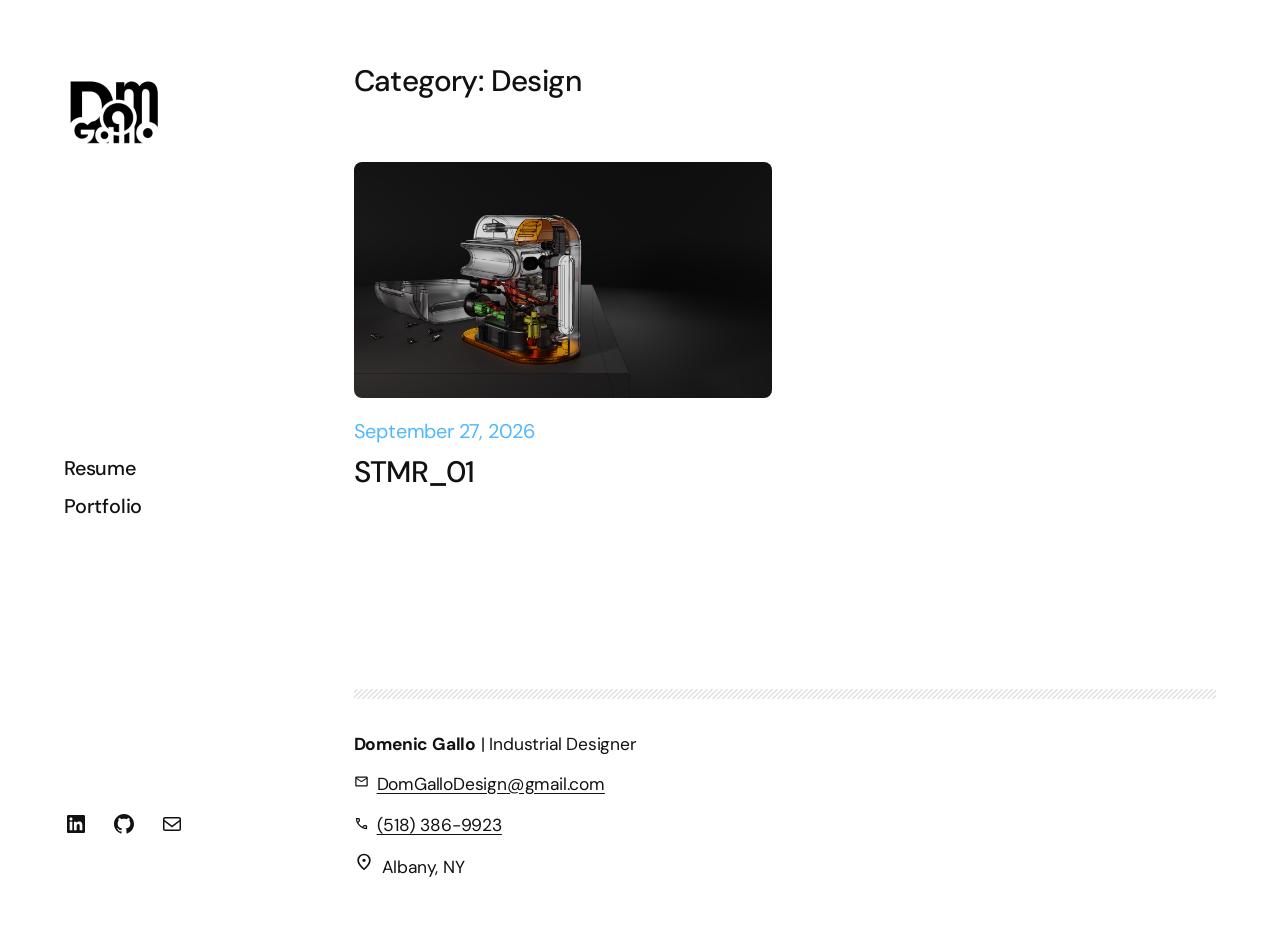
<file: category/design/index.html>
<!DOCTYPE html>
<html lang="en-US">
<head><meta charset="UTF-8">
	
	<meta name="viewport" content="width=device-width, initial-scale=1">
<meta name="robots" content="max-image-preview:large">
<title>Design – Domenic Gallo</title>




<style id="wp-img-auto-sizes-contain-inline-css">
img:is([sizes=auto i],[sizes^="auto," i]){contain-intrinsic-size:3000px 1500px}
/*# sourceURL=wp-img-auto-sizes-contain-inline-css */
</style>
<style id="wp-block-site-logo-inline-css">
.wp-block-site-logo{box-sizing:border-box;line-height:0}.wp-block-site-logo a{display:inline-block;line-height:0}.wp-block-site-logo.is-default-size img{height:auto;width:120px}.wp-block-site-logo img{height:auto;max-width:100%}.wp-block-site-logo a,.wp-block-site-logo img{border-radius:inherit}.wp-block-site-logo.aligncenter{margin-left:auto;margin-right:auto;text-align:center}:root :where(.wp-block-site-logo.is-style-rounded){border-radius:9999px}
/*# sourceURL=/wp-includes/blocks/site-logo/style.min.css */
</style>
<style id="wp-block-navigation-link-inline-css">
.wp-block-navigation .wp-block-navigation-item__label{overflow-wrap:break-word}.wp-block-navigation .wp-block-navigation-item__description{display:none}.link-ui-tools{outline:1px solid #f0f0f0;padding:8px}.link-ui-block-inserter{padding-top:8px}.link-ui-block-inserter__back{margin-left:8px;text-transform:uppercase}
/*# sourceURL=/wp-includes/blocks/navigation-link/style.min.css */
</style>
<link rel="stylesheet" id="wp-block-navigation-css" href="/wp-includes/blocks/navigation/style.min.css?ver=7.1.3" media="all">
<style id="wp-block-group-inline-css">
.wp-block-group{box-sizing:border-box}:where(.wp-block-group.wp-block-group-is-layout-constrained){position:relative}
/*# sourceURL=/wp-includes/blocks/group/style.min.css */
</style>
<style id="wp-block-social-links-inline-css">
.wp-block-social-links{background:none;box-sizing:border-box;margin-left:0;padding-left:0;padding-right:0;text-indent:0}.wp-block-social-links .wp-social-link a,.wp-block-social-links .wp-social-link a:hover{border-bottom:0;box-shadow:none;text-decoration:none}.wp-block-social-links .wp-social-link svg{height:1em;width:1em}.wp-block-social-links .wp-social-link span:not(.screen-reader-text){font-size:.65em;margin-left:.5em;margin-right:.5em}.wp-block-social-links.has-small-icon-size{font-size:16px}.wp-block-social-links,.wp-block-social-links.has-normal-icon-size{font-size:24px}.wp-block-social-links.has-large-icon-size{font-size:36px}.wp-block-social-links.has-huge-icon-size{font-size:48px}.wp-block-social-links.aligncenter{display:flex;justify-content:center}.wp-block-social-links.alignright{justify-content:flex-end}.wp-block-social-link{border-radius:9999px;display:block}@media not (prefers-reduced-motion){.wp-block-social-link{transition:transform .1s ease}}.wp-block-social-link{height:auto}.wp-block-social-link a{align-items:center;display:flex;line-height:0}.wp-block-social-link:hover{transform:scale(1.1)}.wp-block-social-links .wp-block-social-link.wp-social-link{display:inline-block;margin:0;padding:0}.wp-block-social-links .wp-block-social-link.wp-social-link .wp-block-social-link-anchor,.wp-block-social-links .wp-block-social-link.wp-social-link .wp-block-social-link-anchor svg,.wp-block-social-links .wp-block-social-link.wp-social-link .wp-block-social-link-anchor:active,.wp-block-social-links .wp-block-social-link.wp-social-link .wp-block-social-link-anchor:hover,.wp-block-social-links .wp-block-social-link.wp-social-link .wp-block-social-link-anchor:visited{fill:currentColor;color:currentColor}:where(.wp-block-social-links:not(.is-style-logos-only)) .wp-social-link{background-color:#f0f0f0;color:#444}:where(.wp-block-social-links:not(.is-style-logos-only)) .wp-social-link-amazon{background-color:#f90;color:#fff}:where(.wp-block-social-links:not(.is-style-logos-only)) .wp-social-link-bandcamp{background-color:#1ea0c3;color:#fff}:where(.wp-block-social-links:not(.is-style-logos-only)) .wp-social-link-behance{background-color:#0757fe;color:#fff}:where(.wp-block-social-links:not(.is-style-logos-only)) .wp-social-link-bluesky{background-color:#0a7aff;color:#fff}:where(.wp-block-social-links:not(.is-style-logos-only)) .wp-social-link-codepen{background-color:#1e1f26;color:#fff}:where(.wp-block-social-links:not(.is-style-logos-only)) .wp-social-link-deviantart{background-color:#02e49b;color:#fff}:where(.wp-block-social-links:not(.is-style-logos-only)) .wp-social-link-discord{background-color:#5865f2;color:#fff}:where(.wp-block-social-links:not(.is-style-logos-only)) .wp-social-link-dribbble{background-color:#e94c89;color:#fff}:where(.wp-block-social-links:not(.is-style-logos-only)) .wp-social-link-dropbox{background-color:#4280ff;color:#fff}:where(.wp-block-social-links:not(.is-style-logos-only)) .wp-social-link-etsy{background-color:#f45800;color:#fff}:where(.wp-block-social-links:not(.is-style-logos-only)) .wp-social-link-facebook{background-color:#0866ff;color:#fff}:where(.wp-block-social-links:not(.is-style-logos-only)) .wp-social-link-fivehundredpx{background-color:#000;color:#fff}:where(.wp-block-social-links:not(.is-style-logos-only)) .wp-social-link-flickr{background-color:#0461dd;color:#fff}:where(.wp-block-social-links:not(.is-style-logos-only)) .wp-social-link-foursquare{background-color:#e65678;color:#fff}:where(.wp-block-social-links:not(.is-style-logos-only)) .wp-social-link-github{background-color:#24292d;color:#fff}:where(.wp-block-social-links:not(.is-style-logos-only)) .wp-social-link-goodreads{background-color:#eceadd;color:#382110}:where(.wp-block-social-links:not(.is-style-logos-only)) .wp-social-link-google{background-color:#ea4434;color:#fff}:where(.wp-block-social-links:not(.is-style-logos-only)) .wp-social-link-gravatar{background-color:#1d4fc4;color:#fff}:where(.wp-block-social-links:not(.is-style-logos-only)) .wp-social-link-instagram{background-color:#f00075;color:#fff}:where(.wp-block-social-links:not(.is-style-logos-only)) .wp-social-link-lastfm{background-color:#e21b24;color:#fff}:where(.wp-block-social-links:not(.is-style-logos-only)) .wp-social-link-linkedin{background-color:#0d66c2;color:#fff}:where(.wp-block-social-links:not(.is-style-logos-only)) .wp-social-link-mastodon{background-color:#3288d4;color:#fff}:where(.wp-block-social-links:not(.is-style-logos-only)) .wp-social-link-medium{background-color:#000;color:#fff}:where(.wp-block-social-links:not(.is-style-logos-only)) .wp-social-link-meetup{background-color:#f6405f;color:#fff}:where(.wp-block-social-links:not(.is-style-logos-only)) .wp-social-link-patreon{background-color:#000;color:#fff}:where(.wp-block-social-links:not(.is-style-logos-only)) .wp-social-link-pinterest{background-color:#e60122;color:#fff}:where(.wp-block-social-links:not(.is-style-logos-only)) .wp-social-link-pocket{background-color:#ef4155;color:#fff}:where(.wp-block-social-links:not(.is-style-logos-only)) .wp-social-link-reddit{background-color:#ff4500;color:#fff}:where(.wp-block-social-links:not(.is-style-logos-only)) .wp-social-link-skype{background-color:#0478d7;color:#fff}:where(.wp-block-social-links:not(.is-style-logos-only)) .wp-social-link-snapchat{stroke:#000;background-color:#fefc00;color:#fff}:where(.wp-block-social-links:not(.is-style-logos-only)) .wp-social-link-soundcloud{background-color:#ff5600;color:#fff}:where(.wp-block-social-links:not(.is-style-logos-only)) .wp-social-link-spotify{background-color:#1bd760;color:#fff}:where(.wp-block-social-links:not(.is-style-logos-only)) .wp-social-link-telegram{background-color:#2aabee;color:#fff}:where(.wp-block-social-links:not(.is-style-logos-only)) .wp-social-link-threads{background-color:#000;color:#fff}:where(.wp-block-social-links:not(.is-style-logos-only)) .wp-social-link-tiktok{background-color:#000;color:#fff}:where(.wp-block-social-links:not(.is-style-logos-only)) .wp-social-link-tumblr{background-color:#011835;color:#fff}:where(.wp-block-social-links:not(.is-style-logos-only)) .wp-social-link-twitch{background-color:#6440a4;color:#fff}:where(.wp-block-social-links:not(.is-style-logos-only)) .wp-social-link-twitter{background-color:#1da1f2;color:#fff}:where(.wp-block-social-links:not(.is-style-logos-only)) .wp-social-link-vimeo{background-color:#1eb7ea;color:#fff}:where(.wp-block-social-links:not(.is-style-logos-only)) .wp-social-link-vk{background-color:#4680c2;color:#fff}:where(.wp-block-social-links:not(.is-style-logos-only)) .wp-social-link-wordpress{background-color:#3499cd;color:#fff}:where(.wp-block-social-links:not(.is-style-logos-only)) .wp-social-link-whatsapp{background-color:#25d366;color:#fff}:where(.wp-block-social-links:not(.is-style-logos-only)) .wp-social-link-x{background-color:#000;color:#fff}:where(.wp-block-social-links:not(.is-style-logos-only)) .wp-social-link-yelp{background-color:#d32422;color:#fff}:where(.wp-block-social-links:not(.is-style-logos-only)) .wp-social-link-youtube{background-color:red;color:#fff}:where(.wp-block-social-links.is-style-logos-only) .wp-social-link{background:none}:where(.wp-block-social-links.is-style-logos-only) .wp-social-link svg{height:1.25em;width:1.25em}:where(.wp-block-social-links.is-style-logos-only) .wp-social-link-amazon{color:#f90}:where(.wp-block-social-links.is-style-logos-only) .wp-social-link-bandcamp{color:#1ea0c3}:where(.wp-block-social-links.is-style-logos-only) .wp-social-link-behance{color:#0757fe}:where(.wp-block-social-links.is-style-logos-only) .wp-social-link-bluesky{color:#0a7aff}:where(.wp-block-social-links.is-style-logos-only) .wp-social-link-codepen{color:#1e1f26}:where(.wp-block-social-links.is-style-logos-only) .wp-social-link-deviantart{color:#02e49b}:where(.wp-block-social-links.is-style-logos-only) .wp-social-link-discord{color:#5865f2}:where(.wp-block-social-links.is-style-logos-only) .wp-social-link-dribbble{color:#e94c89}:where(.wp-block-social-links.is-style-logos-only) .wp-social-link-dropbox{color:#4280ff}:where(.wp-block-social-links.is-style-logos-only) .wp-social-link-etsy{color:#f45800}:where(.wp-block-social-links.is-style-logos-only) .wp-social-link-facebook{color:#0866ff}:where(.wp-block-social-links.is-style-logos-only) .wp-social-link-fivehundredpx{color:#000}:where(.wp-block-social-links.is-style-logos-only) .wp-social-link-flickr{color:#0461dd}:where(.wp-block-social-links.is-style-logos-only) .wp-social-link-foursquare{color:#e65678}:where(.wp-block-social-links.is-style-logos-only) .wp-social-link-github{color:#24292d}:where(.wp-block-social-links.is-style-logos-only) .wp-social-link-goodreads{color:#382110}:where(.wp-block-social-links.is-style-logos-only) .wp-social-link-google{color:#ea4434}:where(.wp-block-social-links.is-style-logos-only) .wp-social-link-gravatar{color:#1d4fc4}:where(.wp-block-social-links.is-style-logos-only) .wp-social-link-instagram{color:#f00075}:where(.wp-block-social-links.is-style-logos-only) .wp-social-link-lastfm{color:#e21b24}:where(.wp-block-social-links.is-style-logos-only) .wp-social-link-linkedin{color:#0d66c2}:where(.wp-block-social-links.is-style-logos-only) .wp-social-link-mastodon{color:#3288d4}:where(.wp-block-social-links.is-style-logos-only) .wp-social-link-medium{color:#000}:where(.wp-block-social-links.is-style-logos-only) .wp-social-link-meetup{color:#f6405f}:where(.wp-block-social-links.is-style-logos-only) .wp-social-link-patreon{color:#000}:where(.wp-block-social-links.is-style-logos-only) .wp-social-link-pinterest{color:#e60122}:where(.wp-block-social-links.is-style-logos-only) .wp-social-link-pocket{color:#ef4155}:where(.wp-block-social-links.is-style-logos-only) .wp-social-link-reddit{color:#ff4500}:where(.wp-block-social-links.is-style-logos-only) .wp-social-link-skype{color:#0478d7}:where(.wp-block-social-links.is-style-logos-only) .wp-social-link-snapchat{stroke:#000;color:#fff}:where(.wp-block-social-links.is-style-logos-only) .wp-social-link-soundcloud{color:#ff5600}:where(.wp-block-social-links.is-style-logos-only) .wp-social-link-spotify{color:#1bd760}:where(.wp-block-social-links.is-style-logos-only) .wp-social-link-telegram{color:#2aabee}:where(.wp-block-social-links.is-style-logos-only) .wp-social-link-threads{color:#000}:where(.wp-block-social-links.is-style-logos-only) .wp-social-link-tiktok{color:#000}:where(.wp-block-social-links.is-style-logos-only) .wp-social-link-tumblr{color:#011835}:where(.wp-block-social-links.is-style-logos-only) .wp-social-link-twitch{color:#6440a4}:where(.wp-block-social-links.is-style-logos-only) .wp-social-link-twitter{color:#1da1f2}:where(.wp-block-social-links.is-style-logos-only) .wp-social-link-vimeo{color:#1eb7ea}:where(.wp-block-social-links.is-style-logos-only) .wp-social-link-vk{color:#4680c2}:where(.wp-block-social-links.is-style-logos-only) .wp-social-link-whatsapp{color:#25d366}:where(.wp-block-social-links.is-style-logos-only) .wp-social-link-wordpress{color:#3499cd}:where(.wp-block-social-links.is-style-logos-only) .wp-social-link-x{color:#000}:where(.wp-block-social-links.is-style-logos-only) .wp-social-link-yelp{color:#d32422}:where(.wp-block-social-links.is-style-logos-only) .wp-social-link-youtube{color:red}.wp-block-social-links.is-style-pill-shape .wp-social-link{width:auto}:root :where(.wp-block-social-links .wp-social-link a){padding:.25em}:root :where(.wp-block-social-links.is-style-logos-only .wp-social-link a){padding:0}:root :where(.wp-block-social-links.is-style-pill-shape .wp-social-link a){padding-left:.6666666667em;padding-right:.6666666667em}.wp-block-social-links:not(.has-icon-color):not(.has-icon-background-color) .wp-social-link-snapchat .wp-block-social-link-label{color:#000}
/*# sourceURL=/wp-includes/blocks/social-links/style.min.css */
</style>
<style id="wp-block-query-title-inline-css">
.wp-block-query-title{box-sizing:border-box}
/*# sourceURL=/wp-includes/blocks/query-title/style.min.css */
</style>
<style id="wp-block-post-featured-image-inline-css">
.wp-block-post-featured-image{margin-left:0;margin-right:0}.wp-block-post-featured-image a{display:block;height:100%}.wp-block-post-featured-image :where(img){box-sizing:border-box;height:auto;max-width:100%;vertical-align:bottom;width:100%}.wp-block-post-featured-image.alignfull img,.wp-block-post-featured-image.alignwide img{width:100%}.wp-block-post-featured-image .wp-block-post-featured-image__overlay.has-background-dim{background-color:#000;inset:0;position:absolute}.wp-block-post-featured-image{position:relative}.wp-block-post-featured-image .wp-block-post-featured-image__overlay.has-background-gradient{background-color:transparent}.wp-block-post-featured-image .wp-block-post-featured-image__overlay.has-background-dim-0{opacity:0}.wp-block-post-featured-image .wp-block-post-featured-image__overlay.has-background-dim-10{opacity:.1}.wp-block-post-featured-image .wp-block-post-featured-image__overlay.has-background-dim-20{opacity:.2}.wp-block-post-featured-image .wp-block-post-featured-image__overlay.has-background-dim-30{opacity:.3}.wp-block-post-featured-image .wp-block-post-featured-image__overlay.has-background-dim-40{opacity:.4}.wp-block-post-featured-image .wp-block-post-featured-image__overlay.has-background-dim-50{opacity:.5}.wp-block-post-featured-image .wp-block-post-featured-image__overlay.has-background-dim-60{opacity:.6}.wp-block-post-featured-image .wp-block-post-featured-image__overlay.has-background-dim-70{opacity:.7}.wp-block-post-featured-image .wp-block-post-featured-image__overlay.has-background-dim-80{opacity:.8}.wp-block-post-featured-image .wp-block-post-featured-image__overlay.has-background-dim-90{opacity:.9}.wp-block-post-featured-image .wp-block-post-featured-image__overlay.has-background-dim-100{opacity:1}.wp-block-post-featured-image:where(.alignleft,.alignright){width:100%}
/*# sourceURL=/wp-includes/blocks/post-featured-image/style.min.css */
</style>
<style id="wp-block-post-date-inline-css">
.wp-block-post-date{box-sizing:border-box}
/*# sourceURL=/wp-includes/blocks/post-date/style.min.css */
</style>
<style id="wp-block-post-title-inline-css">
.wp-block-post-title{box-sizing:border-box;word-break:break-word}.wp-block-post-title :where(a){display:inline-block;font-family:inherit;font-size:inherit;font-style:inherit;font-weight:inherit;letter-spacing:inherit;line-height:inherit;text-decoration:inherit}
/*# sourceURL=/wp-includes/blocks/post-title/style.min.css */
</style>
<style id="wp-block-post-template-inline-css">
.wp-block-post-template{box-sizing:border-box;list-style:none;margin-bottom:0;margin-top:0;max-width:100%;padding:0}.wp-block-post-template.is-flex-container{display:flex;flex-direction:row;flex-wrap:wrap;gap:1.25em}.wp-block-post-template.is-flex-container>li{margin:0;width:100%}@media (min-width:600px){.wp-block-post-template.is-flex-container.is-flex-container.columns-2>li{width:calc(50% - .625em)}.wp-block-post-template.is-flex-container.is-flex-container.columns-3>li{width:calc(33.33333% - .83333em)}.wp-block-post-template.is-flex-container.is-flex-container.columns-4>li{width:calc(25% - .9375em)}.wp-block-post-template.is-flex-container.is-flex-container.columns-5>li{width:calc(20% - 1em)}.wp-block-post-template.is-flex-container.is-flex-container.columns-6>li{width:calc(16.66667% - 1.04167em)}}@media (max-width:600px){.wp-block-post-template-is-layout-grid[class*=columns-]:not(.has-native-responsive-grid){grid-template-columns:1fr}}.wp-block-post-template-is-layout-constrained>li>.alignright,.wp-block-post-template-is-layout-flow>li>.alignright{float:right;margin-inline-end:0;margin-inline-start:2em}.wp-block-post-template-is-layout-constrained>li>.alignleft,.wp-block-post-template-is-layout-flow>li>.alignleft{float:left;margin-inline-end:2em;margin-inline-start:0}.wp-block-post-template-is-layout-constrained>li>.aligncenter,.wp-block-post-template-is-layout-flow>li>.aligncenter{margin-inline-end:auto;margin-inline-start:auto}
/*# sourceURL=/wp-includes/blocks/post-template/style.min.css */
</style>
<style id="wp-block-separator-inline-css">
@charset "UTF-8";.wp-block-separator{border:none;border-top:2px solid}:root :where(.wp-block-separator.is-style-dots){height:auto;line-height:1;text-align:center}:root :where(.wp-block-separator.is-style-dots):before{color:currentColor;content:"···";font-family:serif;font-size:1.5em;letter-spacing:2em;padding-left:2em}.wp-block-separator.is-style-dots{background:none!important;border:none!important}
/*# sourceURL=/wp-includes/blocks/separator/style.min.css */
</style>
<style id="wp-block-paragraph-inline-css">
.is-small-text{font-size:.875em}.is-regular-text{font-size:1em}.is-large-text{font-size:2.25em}.is-larger-text{font-size:3em}.has-drop-cap:not(:focus):first-letter{float:left;font-size:8.4em;font-style:normal;font-weight:100;line-height:.68;margin:.05em .1em 0 0;text-transform:uppercase}body.rtl .has-drop-cap:not(:focus):first-letter{float:none;margin-left:.1em}p.has-drop-cap.has-background{overflow:hidden}:root :where(p.has-background){padding:1.25em 2.375em}:where(p.has-text-color:not(.has-link-color)) a{color:inherit}p.has-text-align-left[style*="writing-mode:vertical-lr"],p.has-text-align-right[style*="writing-mode:vertical-rl"]{rotate:180deg}
/*# sourceURL=/wp-includes/blocks/paragraph/style.min.css */
</style>
<style id="safe-svg-svg-icon-style-inline-css">
.wp-block-safe-svg-svg-icon a{align-self:center}.safe-svg-cover{text-align:center}.safe-svg-cover .safe-svg-inside{display:inline-block;max-width:100%}.safe-svg-cover svg{fill:currentColor;height:100%;max-height:100%;max-width:100%;width:100%}

/*# sourceURL=/wp-content/plugins/safe-svg/dist/safe-svg-block-frontend.css */
</style>
<style id="wp-block-columns-inline-css">
.wp-block-columns{box-sizing:border-box;display:flex;flex-wrap:wrap!important}@media (min-width:782px){.wp-block-columns{flex-wrap:nowrap!important}}.wp-block-columns{align-items:normal!important}.wp-block-columns.are-vertically-aligned-top{align-items:flex-start}.wp-block-columns.are-vertically-aligned-center{align-items:center}.wp-block-columns.are-vertically-aligned-bottom{align-items:flex-end}@media (max-width:781px){.wp-block-columns:not(.is-not-stacked-on-mobile)>.wp-block-column{flex-basis:100%!important}}@media (min-width:782px){.wp-block-columns:not(.is-not-stacked-on-mobile)>.wp-block-column{flex-basis:0;flex-grow:1}.wp-block-columns:not(.is-not-stacked-on-mobile)>.wp-block-column[style*=flex-basis]{flex-grow:0}}.wp-block-columns.is-not-stacked-on-mobile{flex-wrap:nowrap!important}.wp-block-columns.is-not-stacked-on-mobile>.wp-block-column{flex-basis:0;flex-grow:1}.wp-block-columns.is-not-stacked-on-mobile>.wp-block-column[style*=flex-basis]{flex-grow:0}:where(.wp-block-columns){margin-bottom:1.75em}:where(.wp-block-columns.has-background){padding:1.25em 2.375em}.wp-block-column{flex-grow:1;min-width:0;overflow-wrap:break-word;word-break:break-word}.wp-block-column.is-vertically-aligned-top{align-self:flex-start}.wp-block-column.is-vertically-aligned-center{align-self:center}.wp-block-column.is-vertically-aligned-bottom{align-self:flex-end}.wp-block-column.is-vertically-aligned-stretch{align-self:stretch}.wp-block-column.is-vertically-aligned-bottom,.wp-block-column.is-vertically-aligned-center,.wp-block-column.is-vertically-aligned-top{width:100%}
/*# sourceURL=/wp-includes/blocks/columns/style.min.css */
</style>
<style id="wp-emoji-styles-inline-css">

	img.wp-smiley, img.emoji {
		display: inline !important;
		border: none !important;
		box-shadow: none !important;
		height: 1em !important;
		width: 1em !important;
		margin: 0 0.07em !important;
		vertical-align: -0.1em !important;
		background: none !important;
		padding: 0 !important;
	}
/*# sourceURL=wp-emoji-styles-inline-css */
</style>
<style id="wp-block-library-inline-css">
:root{--wp-block-synced-color:#7a00df;--wp-block-synced-color--rgb:122,0,223;--wp-bound-block-color:var(--wp-block-synced-color);--wp-editor-canvas-background:#ddd;--wp-admin-theme-color:#007cba;--wp-admin-theme-color--rgb:0,124,186;--wp-admin-theme-color-darker-10:#006ba1;--wp-admin-theme-color-darker-10--rgb:0,107,160.5;--wp-admin-theme-color-darker-20:#005a87;--wp-admin-theme-color-darker-20--rgb:0,90,135;--wp-admin-border-width-focus:2px}@media (min-resolution:192dpi){:root{--wp-admin-border-width-focus:1.5px}}.wp-element-button{cursor:pointer}:root .has-very-light-gray-background-color{background-color:#eee}:root .has-very-dark-gray-background-color{background-color:#313131}:root .has-very-light-gray-color{color:#eee}:root .has-very-dark-gray-color{color:#313131}:root .has-vivid-green-cyan-to-vivid-cyan-blue-gradient-background{background:linear-gradient(135deg,#00d084,#0693e3)}:root .has-purple-crush-gradient-background{background:linear-gradient(135deg,#34e2e4,#4721fb 50%,#ab1dfe)}:root .has-hazy-dawn-gradient-background{background:linear-gradient(135deg,#faaca8,#dad0ec)}:root .has-subdued-olive-gradient-background{background:linear-gradient(135deg,#fafae1,#67a671)}:root .has-atomic-cream-gradient-background{background:linear-gradient(135deg,#fdd79a,#004a59)}:root .has-nightshade-gradient-background{background:linear-gradient(135deg,#330968,#31cdcf)}:root .has-midnight-gradient-background{background:linear-gradient(135deg,#020381,#2874fc)}:root{--wp--preset--font-size--normal:16px;--wp--preset--font-size--huge:42px}.has-regular-font-size{font-size:1em}.has-larger-font-size{font-size:2.625em}.has-normal-font-size{font-size:var(--wp--preset--font-size--normal)}.has-huge-font-size{font-size:var(--wp--preset--font-size--huge)}:root .has-text-align-center{text-align:center}:root .has-text-align-left{text-align:left}:root .has-text-align-right{text-align:right}.has-fit-text{white-space:nowrap!important}#end-resizable-editor-section{display:none}.aligncenter{clear:both}.items-justified-left{justify-content:flex-start}.items-justified-center{justify-content:center}.items-justified-right{justify-content:flex-end}.items-justified-space-between{justify-content:space-between}.screen-reader-text{word-wrap:normal!important;border:0;clip-path:inset(50%);height:1px;margin:-1px;overflow:hidden;padding:0;position:absolute;width:1px;word-break:normal!important}.screen-reader-text:focus{background-color:#ddd;clip-path:none;color:#444;display:block;font-size:1em;height:auto;left:5px;line-height:normal;padding:15px 23px 14px;text-decoration:none;top:5px;width:auto;z-index:100000}html :where(.has-border-color){border-style:solid}html :where([style^=border-color],[style*=";border-color"],[style*="; border-color"]){border-style:solid}html :where([style^=border-top-color],[style*=";border-top-color"],[style*="; border-top-color"]){border-top-style:solid}html :where([style^=border-right-color],[style*=";border-right-color"],[style*="; border-right-color"]){border-right-style:solid}html :where([style^=border-bottom-color],[style*=";border-bottom-color"],[style*="; border-bottom-color"]){border-bottom-style:solid}html :where([style^=border-left-color],[style*=";border-left-color"],[style*="; border-left-color"]){border-left-style:solid}html :where([style^=border-width],[style*=";border-width"],[style*="; border-width"]){border-style:solid}html :where([style^=border-top-width],[style*=";border-top-width"],[style*="; border-top-width"]){border-top-style:solid}html :where([style^=border-right-width],[style*=";border-right-width"],[style*="; border-right-width"]){border-right-style:solid}html :where([style^=border-bottom-width],[style*=";border-bottom-width"],[style*="; border-bottom-width"]){border-bottom-style:solid}html :where([style^=border-left-width],[style*=";border-left-width"],[style*="; border-left-width"]){border-left-style:solid}html :where(img[class*=wp-image-]){height:auto;max-width:100%}:where(figure){margin:0 0 1em}html :where(.is-position-sticky){--wp-admin--admin-bar--position-offset:var(--wp-admin--admin-bar--height,0px)}@media screen and (max-width:600px){html :where(.is-position-sticky){--wp-admin--admin-bar--position-offset:0px}}
/*# sourceURL=/wp-includes/css/dist/block-library/common.min.css */
</style>
<style id="global-styles-inline-css">
:root{--wp--preset--aspect-ratio--square: 1;--wp--preset--aspect-ratio--4-3: 4/3;--wp--preset--aspect-ratio--3-4: 3/4;--wp--preset--aspect-ratio--3-2: 3/2;--wp--preset--aspect-ratio--2-3: 2/3;--wp--preset--aspect-ratio--16-9: 16/9;--wp--preset--aspect-ratio--9-16: 9/16;--wp--preset--color--black: #000000;--wp--preset--color--cyan-bluish-gray: #abb8c3;--wp--preset--color--white: #ffffff;--wp--preset--color--pale-pink: #f78da7;--wp--preset--color--vivid-red: #cf2e2e;--wp--preset--color--luminous-vivid-orange: #ff6900;--wp--preset--color--luminous-vivid-amber: #fcb900;--wp--preset--color--light-green-cyan: #7bdcb5;--wp--preset--color--vivid-green-cyan: #00d084;--wp--preset--color--pale-cyan-blue: #8ed1fc;--wp--preset--color--vivid-cyan-blue: #0693e3;--wp--preset--color--vivid-purple: #9b51e0;--wp--preset--color--foreground: #111111;--wp--preset--color--background: #FFFFFF;--wp--preset--color--primary: #4db8ff;--wp--preset--color--secondary: #6B6A6A;--wp--preset--color--tertiary: #E2E2E2;--wp--preset--color--quaternary: #F3F2F2;--wp--preset--gradient--vivid-cyan-blue-to-vivid-purple: linear-gradient(135deg,rgb(6,147,227) 0%,rgb(155,81,224) 100%);--wp--preset--gradient--light-green-cyan-to-vivid-green-cyan: linear-gradient(135deg,rgb(122,220,180) 0%,rgb(0,208,130) 100%);--wp--preset--gradient--luminous-vivid-amber-to-luminous-vivid-orange: linear-gradient(135deg,rgb(252,185,0) 0%,rgb(255,105,0) 100%);--wp--preset--gradient--luminous-vivid-orange-to-vivid-red: linear-gradient(135deg,rgb(255,105,0) 0%,rgb(207,46,46) 100%);--wp--preset--gradient--very-light-gray-to-cyan-bluish-gray: linear-gradient(135deg,rgb(238,238,238) 0%,rgb(169,184,195) 100%);--wp--preset--gradient--cool-to-warm-spectrum: linear-gradient(135deg,rgb(74,234,220) 0%,rgb(151,120,209) 20%,rgb(207,42,186) 40%,rgb(238,44,130) 60%,rgb(251,105,98) 80%,rgb(254,248,76) 100%);--wp--preset--gradient--blush-light-purple: linear-gradient(135deg,rgb(255,206,236) 0%,rgb(152,150,240) 100%);--wp--preset--gradient--blush-bordeaux: linear-gradient(135deg,rgb(254,205,165) 0%,rgb(254,45,45) 50%,rgb(107,0,62) 100%);--wp--preset--gradient--luminous-dusk: linear-gradient(135deg,rgb(255,203,112) 0%,rgb(199,81,192) 50%,rgb(65,88,208) 100%);--wp--preset--gradient--pale-ocean: linear-gradient(135deg,rgb(255,245,203) 0%,rgb(182,227,212) 50%,rgb(51,167,181) 100%);--wp--preset--gradient--electric-grass: linear-gradient(135deg,rgb(202,248,128) 0%,rgb(113,206,126) 100%);--wp--preset--gradient--midnight: linear-gradient(135deg,rgb(2,3,129) 0%,rgb(40,116,252) 100%);--wp--preset--gradient--foreground-to-background: linear-gradient(160deg, var(--wp--preset--color--foreground), var(--wp--preset--color--background));--wp--preset--gradient--foreground-to-primary: linear-gradient(160deg, var(--wp--preset--color--foreground), var(--wp--preset--color--primary));--wp--preset--gradient--foreground-to-secondary: linear-gradient(160deg, var(--wp--preset--color--foreground), var(--wp--preset--color--secondary));--wp--preset--gradient--foreground-to-quaternary: linear-gradient(160deg, var(--wp--preset--color--foreground), var(--wp--preset--color--quaternary));--wp--preset--gradient--foreground-to-tertiary: linear-gradient(160deg, var(--wp--preset--color--foreground), var(--wp--preset--color--tertiary));--wp--preset--gradient--background-to-foreground: linear-gradient(160deg, var(--wp--preset--color--background), var(--wp--preset--color--foreground));--wp--preset--gradient--background-to-primary: linear-gradient(160deg, var(--wp--preset--color--background), var(--wp--preset--color--primary));--wp--preset--gradient--background-to-secondary: linear-gradient(160deg, var(--wp--preset--color--background), var(--wp--preset--color--secondary));--wp--preset--gradient--background-to-quaternary: linear-gradient(160deg, var(--wp--preset--color--background), var(--wp--preset--color--quaternary));--wp--preset--gradient--background-to-tertiary: linear-gradient(160deg, var(--wp--preset--color--background), var(--wp--preset--color--tertiary));--wp--preset--gradient--primary-to-background: linear-gradient(160deg, var(--wp--preset--color--primary), var(--wp--preset--color--background));--wp--preset--gradient--primary-to-foreground: linear-gradient(160deg, var(--wp--preset--color--primary), var(--wp--preset--color--foreground));--wp--preset--gradient--primary-to-secondary: linear-gradient(160deg, var(--wp--preset--color--primary), var(--wp--preset--color--secondary));--wp--preset--gradient--primary-to-quaternary: linear-gradient(160deg, var(--wp--preset--color--primary), var(--wp--preset--color--quaternary));--wp--preset--gradient--primary-to-tertiary: linear-gradient(160deg, var(--wp--preset--color--primary), var(--wp--preset--color--tertiary));--wp--preset--gradient--secondary-to-background: linear-gradient(160deg, var(--wp--preset--color--secondary), var(--wp--preset--color--background));--wp--preset--gradient--secondary-to-foreground: linear-gradient(160deg, var(--wp--preset--color--secondary), var(--wp--preset--color--foreground));--wp--preset--gradient--secondary-to-primary: linear-gradient(160deg, var(--wp--preset--color--secondary), var(--wp--preset--color--primary));--wp--preset--gradient--secondary-to-quaternary: linear-gradient(160deg, var(--wp--preset--color--secondary), var(--wp--preset--color--quaternary));--wp--preset--gradient--secondary-to-tertiary: linear-gradient(160deg, var(--wp--preset--color--secondary), var(--wp--preset--color--tertiary));--wp--preset--gradient--tertiary-to-background: linear-gradient(160deg, var(--wp--preset--color--tertiary), var(--wp--preset--color--background));--wp--preset--gradient--tertiary-to-foreground: linear-gradient(160deg, var(--wp--preset--color--tertiary), var(--wp--preset--color--foreground));--wp--preset--gradient--tertiary-to-primary: linear-gradient(160deg, var(--wp--preset--color--tertiary), var(--wp--preset--color--primary));--wp--preset--gradient--tertiary-to-secondary: linear-gradient(160deg, var(--wp--preset--color--tertiary), var(--wp--preset--color--secondary));--wp--preset--gradient--tertiary-to-quaternary: linear-gradient(160deg, var(--wp--preset--color--tertiary), var(--wp--preset--color--quaternary));--wp--preset--gradient--quaternary-to-background: linear-gradient(160deg, var(--wp--preset--color--quaternary), var(--wp--preset--color--background));--wp--preset--gradient--quaternary-to-foreground: linear-gradient(160deg, var(--wp--preset--color--quaternary), var(--wp--preset--color--foreground));--wp--preset--gradient--quaternary-to-primary: linear-gradient(160deg, var(--wp--preset--color--quaternary), var(--wp--preset--color--primary));--wp--preset--gradient--quaternary-to-secondary: linear-gradient(160deg, var(--wp--preset--color--quaternary), var(--wp--preset--color--secondary));--wp--preset--gradient--quaternary-to-tertiary: linear-gradient(160deg, var(--wp--preset--color--quaternary), var(--wp--preset--color--tertiary));--wp--preset--font-size--small: clamp(16px, 1rem + ((1vw - 3.2px) * 0.147), 18px);--wp--preset--font-size--medium: clamp(17px, 1.063rem + ((1vw - 3.2px) * 0.294), 21px);--wp--preset--font-size--large: clamp(21px, 1.313rem + ((1vw - 3.2px) * 0.221), 24px);--wp--preset--font-size--x-large: clamp(25.014px, 1.563rem + ((1vw - 3.2px) * 1.249), 42px);--wp--preset--font-size--tiny: clamp(14px, 0.875rem + ((1vw - 3.2px) * 0.147), 16px);--wp--preset--font-size--extra-large: clamp(24px, 1.5rem + ((1vw - 3.2px) * 0.588), 32px);--wp--preset--font-size--huge: clamp(36px, 2.25rem + ((1vw - 3.2px) * 2.059), 64px);--wp--preset--font-size--gigantic: clamp(64px, 4rem + ((1vw - 3.2px) * 2.353), 96px);--wp--preset--font-size--heading-1: clamp(36px, 2.25rem + ((1vw - 3.2px) * 2.059), 64px);--wp--preset--font-size--heading-2: clamp(33px, 2.063rem + ((1vw - 3.2px) * 1.691), 56px);--wp--preset--font-size--heading-3: clamp(30px, 1.875rem + ((1vw - 3.2px) * 1.324), 48px);--wp--preset--font-size--heading-4: clamp(27px, 1.688rem + ((1vw - 3.2px) * 0.956), 40px);--wp--preset--font-size--heading-5: clamp(24px, 1.5rem + ((1vw - 3.2px) * 0.588), 32px);--wp--preset--font-size--heading-6: clamp(21px, 1.313rem + ((1vw - 3.2px) * 0.441), 27px);--wp--preset--font-family--chivo-mono: "Chivo Mono", monospace;--wp--preset--font-family--dm-sans: "DM Sans", sans-serif;--wp--preset--spacing--20: 12px;--wp--preset--spacing--30: 16px;--wp--preset--spacing--40: 24px;--wp--preset--spacing--50: 32px;--wp--preset--spacing--60: clamp(32px, 7.5vw, 40px);--wp--preset--spacing--70: clamp(48px, 9vw, 64px);--wp--preset--spacing--80: clamp( 64px, 6.666vw, 96px );--wp--preset--spacing--10: 8px;--wp--preset--spacing--body-gutter: clamp( 32px, 5vw, 64px );--wp--preset--shadow--natural: 6px 6px 9px rgba(0, 0, 0, 0.2);--wp--preset--shadow--deep: 12px 12px 50px rgba(0, 0, 0, 0.4);--wp--preset--shadow--sharp: 6px 6px 0px rgba(0, 0, 0, 0.2);--wp--preset--shadow--outlined: 6px 6px 0px -3px rgb(255, 255, 255), 6px 6px rgb(0, 0, 0);--wp--preset--shadow--crisp: 6px 6px 0px rgb(0, 0, 0);--wp--custom--spacing--baseline: 16px;--wp--custom--spacing--small: min(32px, 6.4vw);--wp--custom--spacing--gutter: clamp( calc( 2 * var( --wp--custom--spacing--baseline ) ), 6.666vw, calc( 4 * var( --wp--custom--spacing--baseline ) ) );--wp--custom--spacing--outer: var( --wp--custom--spacing--gutter );--wp--custom--typography--letter-spacing--body: -0.01em;--wp--custom--typography--letter-spacing--heading: -0.02em;--wp--custom--typography--letter-spacing--gigantic: -0.03em;--wp--custom--typography--letter-spacing--uppercase: 0;--wp--custom--typography--line-height--body: 1.5em;--wp--custom--typography--line-height--headings--gigantic: 1.05;--wp--custom--typography--line-height--headings--large: 1.15;--wp--custom--typography--line-height--headings--small: 1.25;}.wp-block-button{--wp--preset--dimension--25: 25%;--wp--preset--dimension--50: 50%;--wp--preset--dimension--75: 75%;--wp--preset--dimension--100: 100%;}:root { --wp--style--global--content-size: 720px;--wp--style--global--wide-size: 1680px; }:where(body) { margin: 0; }.wp-site-blocks { padding-top: var(--wp--style--root--padding-top); padding-bottom: var(--wp--style--root--padding-bottom); }.has-global-padding { padding-right: var(--wp--style--root--padding-right); padding-left: var(--wp--style--root--padding-left); }.has-global-padding > .alignfull { margin-right: calc(var(--wp--style--root--padding-right) * -1); margin-left: calc(var(--wp--style--root--padding-left) * -1); }.has-global-padding :where(:not(.alignfull.is-layout-flow) > .has-global-padding:not(.wp-block-block, .alignfull)) { padding-right: 0; padding-left: 0; }.has-global-padding :where(:not(.alignfull.is-layout-flow) > .has-global-padding:not(.wp-block-block, .alignfull)) > .alignfull { margin-left: 0; margin-right: 0; }.wp-site-blocks > .alignleft { float: left; margin-right: 2em; }.wp-site-blocks > .alignright { float: right; margin-left: 2em; }.wp-site-blocks > .aligncenter { justify-content: center; margin-left: auto; margin-right: auto; }:where(.wp-site-blocks) > * { margin-block-start: min(32px, 6.4vw); margin-block-end: 0; }:where(.wp-site-blocks) > :first-child { margin-block-start: 0; }:where(.wp-site-blocks) > :last-child { margin-block-end: 0; }:root { --wp--style--block-gap: min(32px, 6.4vw); }:root :where(.is-layout-flow) > :first-child{margin-block-start: 0;}:root :where(.is-layout-flow) > :last-child{margin-block-end: 0;}:root :where(.is-layout-flow) > *{margin-block-start: min(32px, 6.4vw);margin-block-end: 0;}:root :where(.is-layout-constrained) > :first-child{margin-block-start: 0;}:root :where(.is-layout-constrained) > :last-child{margin-block-end: 0;}:root :where(.is-layout-constrained) > *{margin-block-start: min(32px, 6.4vw);margin-block-end: 0;}:root :where(.is-layout-flex){gap: min(32px, 6.4vw);}:root :where(.is-layout-grid){gap: min(32px, 6.4vw);}.is-layout-flow > .alignleft{float: left;margin-inline-start: 0;margin-inline-end: 2em;}.is-layout-flow > .alignright{float: right;margin-inline-start: 2em;margin-inline-end: 0;}.is-layout-flow > .aligncenter{margin-left: auto !important;margin-right: auto !important;}.is-layout-constrained > .alignleft{float: left;margin-inline-start: 0;margin-inline-end: 2em;}.is-layout-constrained > .alignright{float: right;margin-inline-start: 2em;margin-inline-end: 0;}.is-layout-constrained > .aligncenter{margin-left: auto !important;margin-right: auto !important;}.is-layout-constrained > :where(:not(.alignleft):not(.alignright):not(.alignfull)){max-width: var(--wp--style--global--content-size);margin-left: auto !important;margin-right: auto !important;}.is-layout-constrained > .alignwide{max-width: var(--wp--style--global--wide-size);}body .is-layout-flex{display: flex;}.is-layout-flex{flex-wrap: wrap;align-items: center;}.is-layout-flex > :is(*, div){margin: 0;}body .is-layout-grid{display: grid;}.is-layout-grid > :is(*, div){margin: 0;}body{background-color: var(--wp--preset--color--background);color: var(--wp--preset--color--foreground);font-family: var(--wp--preset--font-family--dm-sans);font-size: var(--wp--preset--font-size--medium);font-style: normal;font-weight: 400;letter-spacing: var(--wp--custom--typography--letter-spacing--body);line-height: var(--wp--custom--typography--line-height--body);--wp--style--root--padding-top: var(--wp--preset--spacing--body-gutter);--wp--style--root--padding-right: var(--wp--preset--spacing--body-gutter);--wp--style--root--padding-bottom: var(--wp--preset--spacing--body-gutter);--wp--style--root--padding-left: var(--wp--preset--spacing--body-gutter);}a:where(:not(.wp-element-button)){color: inherit;font-family: var(--wp--preset--font-family--dm-sans);text-decoration: underline;}:root :where(a:where(:not(.wp-element-button)):hover){text-decoration: none;}h1, h2, h3, h4, h5, h6{font-family: var(--wp--preset--font-family--dm-sans);font-style: normal;font-weight: 500;letter-spacing: var(--wp--custom--typography--letter-spacing--gigantic);margin-top: .75em;margin-bottom: 1em;}h1{font-size: var(--wp--preset--font-size--heading-1);line-height: var(--wp--custom--typography--line-height--headings--large);}h2{font-size: var(--wp--preset--font-size--heading-2);line-height: var(--wp--custom--typography--line-height--headings--large);}h3{font-size: var(--wp--preset--font-size--heading-3);line-height: var(--wp--custom--typography--line-height--headings--large);}h4{font-size: var(--wp--preset--font-size--heading-4);line-height: var(--wp--custom--typography--line-height--headings--large);}h5{font-size: var(--wp--preset--font-size--heading-5);line-height: var(--wp--custom--typography--line-height--headings--small);}h6{font-size: var(--wp--preset--font-size--heading-6);line-height: var(--wp--custom--typography--line-height--headings--small);}:root :where(.wp-element-button, .wp-block-button__link){background-color: var(--wp--preset--color--primary);border-radius: 999px;border-width: 0;color: var(--wp--preset--color--background);font-family: var(--wp--preset--font-family--dm-sans);font-size: var(--wp--preset--font-size--small);font-style: inherit;font-weight: 600;letter-spacing: inherit;line-height: var(--wp--custom--typography--line-height--headings--large);padding-top: calc(0.667em + 2px);padding-right: calc(1.333em + 2px);padding-bottom: calc(0.667em + 2px);padding-left: calc(1.333em + 2px);text-decoration: none;text-transform: inherit;}:root :where(.wp-element-caption, .wp-block-audio figcaption, .wp-block-embed figcaption, .wp-block-gallery figcaption, .wp-block-image figcaption, .wp-block-table figcaption, .wp-block-video figcaption){color: var(--wp--preset--color--secondary);font-family: var(--wp--preset--font-family--chivo-mono);font-size: var(--wp--preset--font-size--small);margin-top: .75em;margin-bottom: 0;}cite{font-size: var(--wp--preset--font-size--medium);font-style: normal;text-transform: none;}.has-black-color{color: var(--wp--preset--color--black) !important;}.has-cyan-bluish-gray-color{color: var(--wp--preset--color--cyan-bluish-gray) !important;}.has-white-color{color: var(--wp--preset--color--white) !important;}.has-pale-pink-color{color: var(--wp--preset--color--pale-pink) !important;}.has-vivid-red-color{color: var(--wp--preset--color--vivid-red) !important;}.has-luminous-vivid-orange-color{color: var(--wp--preset--color--luminous-vivid-orange) !important;}.has-luminous-vivid-amber-color{color: var(--wp--preset--color--luminous-vivid-amber) !important;}.has-light-green-cyan-color{color: var(--wp--preset--color--light-green-cyan) !important;}.has-vivid-green-cyan-color{color: var(--wp--preset--color--vivid-green-cyan) !important;}.has-pale-cyan-blue-color{color: var(--wp--preset--color--pale-cyan-blue) !important;}.has-vivid-cyan-blue-color{color: var(--wp--preset--color--vivid-cyan-blue) !important;}.has-vivid-purple-color{color: var(--wp--preset--color--vivid-purple) !important;}.has-foreground-color{color: var(--wp--preset--color--foreground) !important;}.has-background-color{color: var(--wp--preset--color--background) !important;}.has-primary-color{color: var(--wp--preset--color--primary) !important;}.has-secondary-color{color: var(--wp--preset--color--secondary) !important;}.has-tertiary-color{color: var(--wp--preset--color--tertiary) !important;}.has-quaternary-color{color: var(--wp--preset--color--quaternary) !important;}.has-black-background-color{background-color: var(--wp--preset--color--black) !important;}.has-cyan-bluish-gray-background-color{background-color: var(--wp--preset--color--cyan-bluish-gray) !important;}.has-white-background-color{background-color: var(--wp--preset--color--white) !important;}.has-pale-pink-background-color{background-color: var(--wp--preset--color--pale-pink) !important;}.has-vivid-red-background-color{background-color: var(--wp--preset--color--vivid-red) !important;}.has-luminous-vivid-orange-background-color{background-color: var(--wp--preset--color--luminous-vivid-orange) !important;}.has-luminous-vivid-amber-background-color{background-color: var(--wp--preset--color--luminous-vivid-amber) !important;}.has-light-green-cyan-background-color{background-color: var(--wp--preset--color--light-green-cyan) !important;}.has-vivid-green-cyan-background-color{background-color: var(--wp--preset--color--vivid-green-cyan) !important;}.has-pale-cyan-blue-background-color{background-color: var(--wp--preset--color--pale-cyan-blue) !important;}.has-vivid-cyan-blue-background-color{background-color: var(--wp--preset--color--vivid-cyan-blue) !important;}.has-vivid-purple-background-color{background-color: var(--wp--preset--color--vivid-purple) !important;}.has-foreground-background-color{background-color: var(--wp--preset--color--foreground) !important;}.has-background-background-color{background-color: var(--wp--preset--color--background) !important;}.has-primary-background-color{background-color: var(--wp--preset--color--primary) !important;}.has-secondary-background-color{background-color: var(--wp--preset--color--secondary) !important;}.has-tertiary-background-color{background-color: var(--wp--preset--color--tertiary) !important;}.has-quaternary-background-color{background-color: var(--wp--preset--color--quaternary) !important;}.has-black-border-color{border-color: var(--wp--preset--color--black) !important;}.has-cyan-bluish-gray-border-color{border-color: var(--wp--preset--color--cyan-bluish-gray) !important;}.has-white-border-color{border-color: var(--wp--preset--color--white) !important;}.has-pale-pink-border-color{border-color: var(--wp--preset--color--pale-pink) !important;}.has-vivid-red-border-color{border-color: var(--wp--preset--color--vivid-red) !important;}.has-luminous-vivid-orange-border-color{border-color: var(--wp--preset--color--luminous-vivid-orange) !important;}.has-luminous-vivid-amber-border-color{border-color: var(--wp--preset--color--luminous-vivid-amber) !important;}.has-light-green-cyan-border-color{border-color: var(--wp--preset--color--light-green-cyan) !important;}.has-vivid-green-cyan-border-color{border-color: var(--wp--preset--color--vivid-green-cyan) !important;}.has-pale-cyan-blue-border-color{border-color: var(--wp--preset--color--pale-cyan-blue) !important;}.has-vivid-cyan-blue-border-color{border-color: var(--wp--preset--color--vivid-cyan-blue) !important;}.has-vivid-purple-border-color{border-color: var(--wp--preset--color--vivid-purple) !important;}.has-foreground-border-color{border-color: var(--wp--preset--color--foreground) !important;}.has-background-border-color{border-color: var(--wp--preset--color--background) !important;}.has-primary-border-color{border-color: var(--wp--preset--color--primary) !important;}.has-secondary-border-color{border-color: var(--wp--preset--color--secondary) !important;}.has-tertiary-border-color{border-color: var(--wp--preset--color--tertiary) !important;}.has-quaternary-border-color{border-color: var(--wp--preset--color--quaternary) !important;}.has-vivid-cyan-blue-to-vivid-purple-gradient-background{background: var(--wp--preset--gradient--vivid-cyan-blue-to-vivid-purple) !important;}.has-light-green-cyan-to-vivid-green-cyan-gradient-background{background: var(--wp--preset--gradient--light-green-cyan-to-vivid-green-cyan) !important;}.has-luminous-vivid-amber-to-luminous-vivid-orange-gradient-background{background: var(--wp--preset--gradient--luminous-vivid-amber-to-luminous-vivid-orange) !important;}.has-luminous-vivid-orange-to-vivid-red-gradient-background{background: var(--wp--preset--gradient--luminous-vivid-orange-to-vivid-red) !important;}.has-very-light-gray-to-cyan-bluish-gray-gradient-background{background: var(--wp--preset--gradient--very-light-gray-to-cyan-bluish-gray) !important;}.has-cool-to-warm-spectrum-gradient-background{background: var(--wp--preset--gradient--cool-to-warm-spectrum) !important;}.has-blush-light-purple-gradient-background{background: var(--wp--preset--gradient--blush-light-purple) !important;}.has-blush-bordeaux-gradient-background{background: var(--wp--preset--gradient--blush-bordeaux) !important;}.has-luminous-dusk-gradient-background{background: var(--wp--preset--gradient--luminous-dusk) !important;}.has-pale-ocean-gradient-background{background: var(--wp--preset--gradient--pale-ocean) !important;}.has-electric-grass-gradient-background{background: var(--wp--preset--gradient--electric-grass) !important;}.has-midnight-gradient-background{background: var(--wp--preset--gradient--midnight) !important;}.has-foreground-to-background-gradient-background{background: var(--wp--preset--gradient--foreground-to-background) !important;}.has-foreground-to-primary-gradient-background{background: var(--wp--preset--gradient--foreground-to-primary) !important;}.has-foreground-to-secondary-gradient-background{background: var(--wp--preset--gradient--foreground-to-secondary) !important;}.has-foreground-to-quaternary-gradient-background{background: var(--wp--preset--gradient--foreground-to-quaternary) !important;}.has-foreground-to-tertiary-gradient-background{background: var(--wp--preset--gradient--foreground-to-tertiary) !important;}.has-background-to-foreground-gradient-background{background: var(--wp--preset--gradient--background-to-foreground) !important;}.has-background-to-primary-gradient-background{background: var(--wp--preset--gradient--background-to-primary) !important;}.has-background-to-secondary-gradient-background{background: var(--wp--preset--gradient--background-to-secondary) !important;}.has-background-to-quaternary-gradient-background{background: var(--wp--preset--gradient--background-to-quaternary) !important;}.has-background-to-tertiary-gradient-background{background: var(--wp--preset--gradient--background-to-tertiary) !important;}.has-primary-to-background-gradient-background{background: var(--wp--preset--gradient--primary-to-background) !important;}.has-primary-to-foreground-gradient-background{background: var(--wp--preset--gradient--primary-to-foreground) !important;}.has-primary-to-secondary-gradient-background{background: var(--wp--preset--gradient--primary-to-secondary) !important;}.has-primary-to-quaternary-gradient-background{background: var(--wp--preset--gradient--primary-to-quaternary) !important;}.has-primary-to-tertiary-gradient-background{background: var(--wp--preset--gradient--primary-to-tertiary) !important;}.has-secondary-to-background-gradient-background{background: var(--wp--preset--gradient--secondary-to-background) !important;}.has-secondary-to-foreground-gradient-background{background: var(--wp--preset--gradient--secondary-to-foreground) !important;}.has-secondary-to-primary-gradient-background{background: var(--wp--preset--gradient--secondary-to-primary) !important;}.has-secondary-to-quaternary-gradient-background{background: var(--wp--preset--gradient--secondary-to-quaternary) !important;}.has-secondary-to-tertiary-gradient-background{background: var(--wp--preset--gradient--secondary-to-tertiary) !important;}.has-tertiary-to-background-gradient-background{background: var(--wp--preset--gradient--tertiary-to-background) !important;}.has-tertiary-to-foreground-gradient-background{background: var(--wp--preset--gradient--tertiary-to-foreground) !important;}.has-tertiary-to-primary-gradient-background{background: var(--wp--preset--gradient--tertiary-to-primary) !important;}.has-tertiary-to-secondary-gradient-background{background: var(--wp--preset--gradient--tertiary-to-secondary) !important;}.has-tertiary-to-quaternary-gradient-background{background: var(--wp--preset--gradient--tertiary-to-quaternary) !important;}.has-quaternary-to-background-gradient-background{background: var(--wp--preset--gradient--quaternary-to-background) !important;}.has-quaternary-to-foreground-gradient-background{background: var(--wp--preset--gradient--quaternary-to-foreground) !important;}.has-quaternary-to-primary-gradient-background{background: var(--wp--preset--gradient--quaternary-to-primary) !important;}.has-quaternary-to-secondary-gradient-background{background: var(--wp--preset--gradient--quaternary-to-secondary) !important;}.has-quaternary-to-tertiary-gradient-background{background: var(--wp--preset--gradient--quaternary-to-tertiary) !important;}.has-small-font-size{font-size: var(--wp--preset--font-size--small) !important;}.has-medium-font-size{font-size: var(--wp--preset--font-size--medium) !important;}.has-large-font-size{font-size: var(--wp--preset--font-size--large) !important;}.has-x-large-font-size{font-size: var(--wp--preset--font-size--x-large) !important;}.has-tiny-font-size{font-size: var(--wp--preset--font-size--tiny) !important;}.has-extra-large-font-size{font-size: var(--wp--preset--font-size--extra-large) !important;}.has-huge-font-size{font-size: var(--wp--preset--font-size--huge) !important;}.has-gigantic-font-size{font-size: var(--wp--preset--font-size--gigantic) !important;}.has-heading-1-font-size{font-size: var(--wp--preset--font-size--heading-1) !important;}.has-heading-2-font-size{font-size: var(--wp--preset--font-size--heading-2) !important;}.has-heading-3-font-size{font-size: var(--wp--preset--font-size--heading-3) !important;}.has-heading-4-font-size{font-size: var(--wp--preset--font-size--heading-4) !important;}.has-heading-5-font-size{font-size: var(--wp--preset--font-size--heading-5) !important;}.has-heading-6-font-size{font-size: var(--wp--preset--font-size--heading-6) !important;}.has-chivo-mono-font-family{font-family: var(--wp--preset--font-family--chivo-mono) !important;}.has-dm-sans-font-family{font-family: var(--wp--preset--font-family--dm-sans) !important;}
:root :where(.wp-block-navigation a:where(:not(.wp-element-button))){text-decoration: none;}
:root :where(.wp-block-navigation a:where(:not(.wp-element-button)):hover){text-decoration: underline;}
:root :where(p){line-height: var(--wp--custom--typography--line-height--body);}
:root :where(.wp-block-post-date a:where(:not(.wp-element-button))){text-decoration: none;}
:root :where(.wp-block-post-date a:where(:not(.wp-element-button)):hover){text-decoration: underline;}
:root :where(.wp-block-post-title a:where(:not(.wp-element-button))){text-decoration: none;}
:root :where(.wp-block-post-title a:where(:not(.wp-element-button)):hover){text-decoration: underline;}
:root :where(.wp-block-social-links-is-layout-flow) > :first-child{margin-block-start: 0;}:root :where(.wp-block-social-links-is-layout-flow) > :last-child{margin-block-end: 0;}:root :where(.wp-block-social-links-is-layout-flow) > *{margin-block-start: .66em;margin-block-end: 0;}:root :where(.wp-block-social-links-is-layout-constrained) > :first-child{margin-block-start: 0;}:root :where(.wp-block-social-links-is-layout-constrained) > :last-child{margin-block-end: 0;}:root :where(.wp-block-social-links-is-layout-constrained) > *{margin-block-start: .66em;margin-block-end: 0;}:root :where(.wp-block-social-links-is-layout-flex){gap: .66em;}:root :where(.wp-block-social-links-is-layout-grid){gap: .66em;}
/*# sourceURL=global-styles-inline-css */
</style>
<style id="core-block-supports-inline-css">
.wp-container-core-navigation-is-layout-378a646d{gap:var(--wp--preset--spacing--10);flex-direction:column;align-items:flex-start;}.wp-container-core-group-is-layout-5c422f03{flex-wrap:nowrap;gap:2em;justify-content:space-between;}.wp-container-core-social-links-is-layout-8f3d8963{gap:1em 1em;justify-content:flex-start;}.wp-container-core-group-is-layout-aa6eaaae{gap:2em;flex-direction:column;align-items:flex-start;}.wp-container-core-group-is-layout-5484a485 > *{margin-block-start:0;margin-block-end:0;}.wp-container-core-group-is-layout-5484a485 > * + *{margin-block-start:var(--wp--preset--spacing--30);margin-block-end:0;}.wp-container-core-group-is-layout-d42121bc > *{margin-block-start:0;margin-block-end:0;}.wp-container-core-group-is-layout-d42121bc > * + *{margin-block-start:0.25em;margin-block-end:0;}.wp-container-core-group-is-layout-9fa46703 > *{margin-block-start:0;margin-block-end:0;}.wp-container-core-group-is-layout-9fa46703 > * + *{margin-block-start:var(--wp--preset--spacing--70);margin-block-end:0;}.wp-container-core-group-is-layout-9c0b8a85{flex-wrap:nowrap;gap:var(--wp--preset--spacing--10);}.wp-container-core-group-is-layout-10f8648c{gap:var(--wp--preset--spacing--20);flex-direction:column;align-items:flex-start;}.wp-container-core-column-is-layout-d29c59ac > *{margin-block-start:0;margin-block-end:0;}.wp-container-core-column-is-layout-d29c59ac > * + *{margin-block-start:var(--wp--preset--spacing--70);margin-block-end:0;}.wp-container-core-columns-is-layout-2fa1de03{flex-wrap:nowrap;}
/*# sourceURL=core-block-supports-inline-css */
</style>
<style id="wp-block-template-skip-link-inline-css">
/*! This file is auto-generated */
.skip-link.screen-reader-text{border:0;clip-path:inset(50%);height:1px;margin:-1px;overflow:hidden;padding:0;position:absolute!important;width:1px;word-wrap:normal!important;word-break:normal!important}.skip-link.screen-reader-text:focus{background-color:#eee;clip-path:none;color:#444;display:block;font-size:1em;height:auto;left:5px;line-height:normal;padding:15px 23px 14px;text-decoration:none;top:5px;width:auto;z-index:100000}
/*# sourceURL=/wp-includes/css/wp-block-template-skip-link.min.css */
</style>
<link rel="stylesheet" id="bjork-styles-css" href="/wp-content/themes/bjork/style.css?ver=0.2.4" media="all">
<script data-wp-strategy="defer" defer id="safe-svg-svg-icon-view-script-js" src="/wp-content/plugins/safe-svg/dist/safe-svg-block-frontend.js?ver=27379d4e5bf2f1f3a9db"></script>
<link rel="EditURI" type="application/rsd+xml" title="RSD" href="/xmlrpc.php?rsd">
<meta name="generator" content="WordPress 7.1.3">
<script id="wp-importmap" type="importmap">
{"imports":{"@wordpress/interactivity":"/wp-includes/js/dist/script-modules/interactivity/index.min.js?ver=efaa5193bbad9c60ffd1"}}
</script>
<link rel="modulepreload" href="/wp-includes/js/dist/script-modules/interactivity/index.min.js?ver=efaa5193bbad9c60ffd1" id="@wordpress/interactivity-js-modulepreload" fetchpriority="low">
<style class="wp-fonts-local">
@font-face{font-family:"Chivo Mono";font-style:normal;font-weight:100;font-display:fallback;src:url('/wp-content/uploads/fonts/mFThWbgRxKvF_Z5eQMO9qRMrJJrnKNtC3D7hrqfQKphL03l4.woff2') format('woff2');}
@font-face{font-family:"Chivo Mono";font-style:normal;font-weight:200;font-display:fallback;src:url('/wp-content/uploads/fonts/mFThWbgRxKvF_Z5eQMO9qRMrJJrnKNtC3D5hr6fQKphL03l4.woff2') format('woff2');}
@font-face{font-family:"Chivo Mono";font-style:normal;font-weight:300;font-display:fallback;src:url('/wp-content/uploads/fonts/mFThWbgRxKvF_Z5eQMO9qRMrJJrnKNtC3D6_r6fQKphL03l4.woff2') format('woff2');}
@font-face{font-family:"Chivo Mono";font-style:normal;font-weight:400;font-display:fallback;src:url('/wp-content/uploads/fonts/mFThWbgRxKvF_Z5eQMO9qRMrJJrnKNtC3D7hr6fQKphL03l4.woff2') format('woff2');}
@font-face{font-family:"Chivo Mono";font-style:normal;font-weight:500;font-display:fallback;src:url('/wp-content/uploads/fonts/mFThWbgRxKvF_Z5eQMO9qRMrJJrnKNtC3D7Tr6fQKphL03l4.woff2') format('woff2');}
@font-face{font-family:"Chivo Mono";font-style:normal;font-weight:600;font-display:fallback;src:url('/wp-content/uploads/fonts/mFThWbgRxKvF_Z5eQMO9qRMrJJrnKNtC3D4_qKfQKphL03l4.woff2') format('woff2');}
@font-face{font-family:"Chivo Mono";font-style:normal;font-weight:700;font-display:fallback;src:url('/wp-content/uploads/fonts/mFThWbgRxKvF_Z5eQMO9qRMrJJrnKNtC3D4GqKfQKphL03l4.woff2') format('woff2');}
@font-face{font-family:"Chivo Mono";font-style:normal;font-weight:800;font-display:fallback;src:url('/wp-content/uploads/fonts/mFThWbgRxKvF_Z5eQMO9qRMrJJrnKNtC3D5hqKfQKphL03l4.woff2') format('woff2');}
@font-face{font-family:"Chivo Mono";font-style:normal;font-weight:900;font-display:fallback;src:url('/wp-content/uploads/fonts/mFThWbgRxKvF_Z5eQMO9qRMrJJrnKNtC3D5IqKfQKphL03l4.woff2') format('woff2');}
@font-face{font-family:"Chivo Mono";font-style:italic;font-weight:100;font-display:fallback;src:url('/wp-content/uploads/fonts/mFTjWbgRxKvF_Z5eQMO9gxoZ20KOQ0Hs2ysp7E-XIJlp1ml4imo.woff2') format('woff2');}
@font-face{font-family:"Chivo Mono";font-style:italic;font-weight:200;font-display:fallback;src:url('/wp-content/uploads/fonts/mFTjWbgRxKvF_Z5eQMO9gxoZ20KOQ0Hs2ysp7M-WIJlp1ml4imo.woff2') format('woff2');}
@font-face{font-family:"Chivo Mono";font-style:italic;font-weight:300;font-display:fallback;src:url('/wp-content/uploads/fonts/mFTjWbgRxKvF_Z5eQMO9gxoZ20KOQ0Hs2ysp7BGWIJlp1ml4imo.woff2') format('woff2');}
@font-face{font-family:"Chivo Mono";font-style:italic;font-weight:400;font-display:fallback;src:url('/wp-content/uploads/fonts/mFTjWbgRxKvF_Z5eQMO9gxoZ20KOQ0Hs2ysp7E-WIJlp1ml4imo.woff2') format('woff2');}
@font-face{font-family:"Chivo Mono";font-style:italic;font-weight:500;font-display:fallback;src:url('/wp-content/uploads/fonts/mFTjWbgRxKvF_Z5eQMO9gxoZ20KOQ0Hs2ysp7H2WIJlp1ml4imo.woff2') format('woff2');}
@font-face{font-family:"Chivo Mono";font-style:italic;font-weight:600;font-display:fallback;src:url('/wp-content/uploads/fonts/mFTjWbgRxKvF_Z5eQMO9gxoZ20KOQ0Hs2ysp7JGRIJlp1ml4imo.woff2') format('woff2');}
@font-face{font-family:"Chivo Mono";font-style:italic;font-weight:700;font-display:fallback;src:url('/wp-content/uploads/fonts/mFTjWbgRxKvF_Z5eQMO9gxoZ20KOQ0Hs2ysp7KiRIJlp1ml4imo.woff2') format('woff2');}
@font-face{font-family:"Chivo Mono";font-style:italic;font-weight:800;font-display:fallback;src:url('/wp-content/uploads/fonts/mFTjWbgRxKvF_Z5eQMO9gxoZ20KOQ0Hs2ysp7M-RIJlp1ml4imo.woff2') format('woff2');}
@font-face{font-family:"Chivo Mono";font-style:italic;font-weight:900;font-display:fallback;src:url('/wp-content/uploads/fonts/mFTjWbgRxKvF_Z5eQMO9gxoZ20KOQ0Hs2ysp7OaRIJlp1ml4imo.woff2') format('woff2');}
@font-face{font-family:"DM Sans";font-style:normal;font-weight:100;font-display:fallback;src:url('/wp-content/uploads/fonts/rP2tp2ywxg089UriI5-g4vlH9VoD8CmcqZG40F9JadbnoEwAop1hS2f3ZGMZpg.woff2') format('woff2');}
@font-face{font-family:"DM Sans";font-style:normal;font-weight:200;font-display:fallback;src:url('/wp-content/uploads/fonts/rP2tp2ywxg089UriI5-g4vlH9VoD8CmcqZG40F9JadbnoEwAIpxhS2f3ZGMZpg.woff2') format('woff2');}
@font-face{font-family:"DM Sans";font-style:normal;font-weight:300;font-display:fallback;src:url('/wp-content/uploads/fonts/rP2tp2ywxg089UriI5-g4vlH9VoD8CmcqZG40F9JadbnoEwA_JxhS2f3ZGMZpg.woff2') format('woff2');}
@font-face{font-family:"DM Sans";font-style:normal;font-weight:400;font-display:fallback;src:url('/wp-content/uploads/fonts/rP2tp2ywxg089UriI5-g4vlH9VoD8CmcqZG40F9JadbnoEwAopxhS2f3ZGMZpg.woff2') format('woff2');}
@font-face{font-family:"DM Sans";font-style:normal;font-weight:500;font-display:fallback;src:url('/wp-content/uploads/fonts/rP2tp2ywxg089UriI5-g4vlH9VoD8CmcqZG40F9JadbnoEwAkJxhS2f3ZGMZpg.woff2') format('woff2');}
@font-face{font-family:"DM Sans";font-style:normal;font-weight:600;font-display:fallback;src:url('/wp-content/uploads/fonts/rP2tp2ywxg089UriI5-g4vlH9VoD8CmcqZG40F9JadbnoEwAfJthS2f3ZGMZpg.woff2') format('woff2');}
@font-face{font-family:"DM Sans";font-style:normal;font-weight:700;font-display:fallback;src:url('/wp-content/uploads/fonts/rP2tp2ywxg089UriI5-g4vlH9VoD8CmcqZG40F9JadbnoEwARZthS2f3ZGMZpg.woff2') format('woff2');}
@font-face{font-family:"DM Sans";font-style:normal;font-weight:800;font-display:fallback;src:url('/wp-content/uploads/fonts/rP2tp2ywxg089UriI5-g4vlH9VoD8CmcqZG40F9JadbnoEwAIpthS2f3ZGMZpg.woff2') format('woff2');}
@font-face{font-family:"DM Sans";font-style:normal;font-weight:900;font-display:fallback;src:url('/wp-content/uploads/fonts/rP2tp2ywxg089UriI5-g4vlH9VoD8CmcqZG40F9JadbnoEwAC5thS2f3ZGMZpg.woff2') format('woff2');}
@font-face{font-family:"DM Sans";font-style:italic;font-weight:100;font-display:fallback;src:url('/wp-content/uploads/fonts/rP2rp2ywxg089UriCZaSExd86J3t9jz86Mvy4qCRAL19DksVat-JDG32RmYJpso5.woff2') format('woff2');}
@font-face{font-family:"DM Sans";font-style:italic;font-weight:200;font-display:fallback;src:url('/wp-content/uploads/fonts/rP2rp2ywxg089UriCZaSExd86J3t9jz86Mvy4qCRAL19DksVat8JDW32RmYJpso5.woff2') format('woff2');}
@font-face{font-family:"DM Sans";font-style:italic;font-weight:300;font-display:fallback;src:url('/wp-content/uploads/fonts/rP2rp2ywxg089UriCZaSExd86J3t9jz86Mvy4qCRAL19DksVat_XDW32RmYJpso5.woff2') format('woff2');}
@font-face{font-family:"DM Sans";font-style:italic;font-weight:400;font-display:fallback;src:url('/wp-content/uploads/fonts/rP2rp2ywxg089UriCZaSExd86J3t9jz86Mvy4qCRAL19DksVat-JDW32RmYJpso5.woff2') format('woff2');}
@font-face{font-family:"DM Sans";font-style:italic;font-weight:500;font-display:fallback;src:url('/wp-content/uploads/fonts/rP2rp2ywxg089UriCZaSExd86J3t9jz86Mvy4qCRAL19DksVat-7DW32RmYJpso5.woff2') format('woff2');}
@font-face{font-family:"DM Sans";font-style:italic;font-weight:600;font-display:fallback;src:url('/wp-content/uploads/fonts/rP2rp2ywxg089UriCZaSExd86J3t9jz86Mvy4qCRAL19DksVat9XCm32RmYJpso5.woff2') format('woff2');}
@font-face{font-family:"DM Sans";font-style:italic;font-weight:700;font-display:fallback;src:url('/wp-content/uploads/fonts/rP2rp2ywxg089UriCZaSExd86J3t9jz86Mvy4qCRAL19DksVat9uCm32RmYJpso5.woff2') format('woff2');}
@font-face{font-family:"DM Sans";font-style:italic;font-weight:800;font-display:fallback;src:url('/wp-content/uploads/fonts/rP2rp2ywxg089UriCZaSExd86J3t9jz86Mvy4qCRAL19DksVat8JCm32RmYJpso5.woff2') format('woff2');}
@font-face{font-family:"DM Sans";font-style:italic;font-weight:900;font-display:fallback;src:url('/wp-content/uploads/fonts/rP2rp2ywxg089UriCZaSExd86J3t9jz86Mvy4qCRAL19DksVat8gCm32RmYJpso5.woff2') format('woff2');}
</style>
<link rel="icon" href="/wp-content/uploads/2026/09/Personal_Logo-150x150.png" sizes="32x32">
<link rel="icon" href="/wp-content/uploads/2026/09/Personal_Logo-300x300.png" sizes="192x192">
<link rel="apple-touch-icon" href="/wp-content/uploads/2026/09/Personal_Logo-300x300.png">
<meta name="msapplication-TileImage" content="/wp-content/uploads/2026/09/Personal_Logo-300x300.png">
</head>

<body class="archive category category-design category-5 wp-custom-logo wp-embed-responsive wp-theme-bjork">

<a class="skip-link screen-reader-text" id="wp-skip-link" href="#wp--skip-link--target">Skip to content</a><div class="wp-site-blocks"><header class="site-header wp-block-template-part">
<div class="wp-block-group alignfull has-global-padding is-layout-constrained wp-block-group-is-layout-constrained" style="margin-top:0;margin-bottom:0;padding-bottom:var(--wp--preset--spacing--70)">
<div class="wp-block-group alignwide is-content-justification-space-between is-nowrap is-layout-flex wp-container-core-group-is-layout-5c422f03 wp-block-group-is-layout-flex"><div class="wp-block-site-logo"><a href="/" class="custom-logo-link" rel="home"><img width="80" height="80" src="/wp-content/uploads/2026/09/Personal_Logo.png" class="custom-logo" alt="Domenic Gallo" decoding="async" srcset="/wp-content/uploads/2026/09/Personal_Logo.png 2400w, /wp-content/uploads/2026/09/Personal_Logo-300x300.png 300w, /wp-content/uploads/2026/09/Personal_Logo-1024x1024.png 1024w, /wp-content/uploads/2026/09/Personal_Logo-150x150.png 150w, /wp-content/uploads/2026/09/Personal_Logo-768x768.png 768w, /wp-content/uploads/2026/09/Personal_Logo-1536x1536.png 1536w, /wp-content/uploads/2026/09/Personal_Logo-2048x2048.png 2048w" sizes="(max-width: 80px) 100vw, 80px"></a></div>

<nav style="font-style:normal;font-weight:500" class="is-responsive is-vertical wp-block-navigation is-layout-flex wp-container-core-navigation-is-layout-378a646d wp-block-navigation-is-layout-flex" aria-label="Navigation" data-wp-interactive="core/navigation" data-wp-context='{"overlayOpenedBy":{"click":false,"hover":false,"focus":false},"type":"overlay","roleAttribute":"","ariaLabel":"Menu"}'><button aria-haspopup="dialog" aria-label="Open menu" class="wp-block-navigation__responsive-container-open always-shown" data-wp-on--click="actions.openMenuOnClick" data-wp-on--keydown="actions.handleMenuKeydown"><svg width="24" height="24" xmlns="http://www.w3.org/2000/svg" viewbox="0 0 24 24" aria-hidden="true" focusable="false"><path d="M4 7.5h16v1.5H4z"></path><path d="M4 15h16v1.5H4z"></path></svg></button>
				<div class="wp-block-navigation__responsive-container hidden-by-default" id="modal-1" data-wp-class--has-modal-open="state.isMenuOpen" data-wp-class--is-menu-open="state.isMenuOpen" data-wp-watch="callbacks.initMenu" data-wp-on--keydown="actions.handleMenuKeydown" data-wp-on--focusout="actions.handleMenuFocusout" tabindex="-1">
					<div class="wp-block-navigation__responsive-close" tabindex="-1">
						<div class="wp-block-navigation__responsive-dialog" data-wp-bind--aria-modal="state.ariaModal" data-wp-bind--aria-label="state.ariaLabel" data-wp-bind--role="state.roleAttribute">
							<button aria-label="Close menu" class="wp-block-navigation__responsive-container-close" data-wp-on--click="actions.closeMenuOnClick"><svg xmlns="http://www.w3.org/2000/svg" viewbox="0 0 24 24" width="24" height="24" aria-hidden="true" focusable="false"><path d="m13.06 12 6.47-6.47-1.06-1.06L12 10.94 5.53 4.47 4.47 5.53 10.94 12l-6.47 6.47 1.06 1.06L12 13.06l6.47 6.47 1.06-1.06L13.06 12Z"></path></svg></button>
							<div class="wp-block-navigation__responsive-container-content" data-wp-watch="callbacks.focusFirstElement" id="modal-1-content">
								<ul style="font-style:normal;font-weight:500" class="wp-block-navigation__container is-responsive is-vertical wp-block-navigation"><li class="wp-block-navigation-item wp-block-navigation-link"><a class="wp-block-navigation-item__content" href="/resume/"><span class="wp-block-navigation-item__label">Resume</span></a></li><li class="wp-block-navigation-item wp-block-navigation-link"><a class="wp-block-navigation-item__content" href="/portfolio/"><span class="wp-block-navigation-item__label">Portfolio</span></a></li></ul>
								
							</div>
						</div>
					</div>
				</div></nav></div>
</div>
</header>


<div class="wp-block-group has-global-padding is-layout-constrained wp-block-group-is-layout-constrained" style="margin-top:0;margin-bottom:0">
<div class="wp-block-columns alignwide is-layout-flex wp-container-core-columns-is-layout-2fa1de03 wp-block-columns-is-layout-flex" style="margin-bottom:0px">
<div class="wp-block-column site-sidebar-col is-layout-flow wp-block-column-is-layout-flow" style="flex-basis:23%"><aside class="site-sidebar wp-block-template-part">
<div class="wp-block-group is-vertical is-layout-flex wp-container-core-group-is-layout-aa6eaaae wp-block-group-is-layout-flex" style="margin-top:0px;margin-bottom:0px"><div class="wp-block-site-logo"><a href="/" class="custom-logo-link" rel="home"><img loading="lazy" width="100" height="100" src="/wp-content/uploads/2026/09/Personal_Logo.png" class="custom-logo" alt="Domenic Gallo" decoding="async" srcset="/wp-content/uploads/2026/09/Personal_Logo.png 2400w, /wp-content/uploads/2026/09/Personal_Logo-300x300.png 300w, /wp-content/uploads/2026/09/Personal_Logo-1024x1024.png 1024w, /wp-content/uploads/2026/09/Personal_Logo-150x150.png 150w, /wp-content/uploads/2026/09/Personal_Logo-768x768.png 768w, /wp-content/uploads/2026/09/Personal_Logo-1536x1536.png 1536w, /wp-content/uploads/2026/09/Personal_Logo-2048x2048.png 2048w" sizes="auto, (max-width: 100px) 100vw, 100px"></a></div>

<nav style="font-style:normal;font-weight:500" class="is-vertical wp-block-navigation is-layout-flex wp-container-core-navigation-is-layout-378a646d wp-block-navigation-is-layout-flex" aria-label="Navigation 2"><ul style="font-style:normal;font-weight:500" class="wp-block-navigation__container is-vertical wp-block-navigation"><li class="wp-block-navigation-item wp-block-navigation-link"><a class="wp-block-navigation-item__content" href="/resume/"><span class="wp-block-navigation-item__label">Resume</span></a></li><li class="wp-block-navigation-item wp-block-navigation-link"><a class="wp-block-navigation-item__content" href="/portfolio/"><span class="wp-block-navigation-item__label">Portfolio</span></a></li></ul></nav>


<ul class="wp-block-social-links has-icon-color is-style-logos-only is-content-justification-left is-layout-flex wp-container-core-social-links-is-layout-8f3d8963 wp-block-social-links-is-layout-flex" style="margin-top:0px;margin-bottom:0px"><li style="color:inherit" class="wp-social-link wp-social-link-linkedin has-foreground-color wp-block-social-link"><a rel="noopener nofollow" target="_blank" href="https://www.linkedin.com/in/domenic-gallo-924a77233/" class="wp-block-social-link-anchor"><svg width="24" height="24" viewbox="0 0 24 24" version="1.1" xmlns="http://www.w3.org/2000/svg" aria-hidden="true" focusable="false"><path d="M19.7,3H4.3C3.582,3,3,3.582,3,4.3v15.4C3,20.418,3.582,21,4.3,21h15.4c0.718,0,1.3-0.582,1.3-1.3V4.3 C21,3.582,20.418,3,19.7,3z M8.339,18.338H5.667v-8.59h2.672V18.338z M7.004,8.574c-0.857,0-1.549-0.694-1.549-1.548 c0-0.855,0.691-1.548,1.549-1.548c0.854,0,1.547,0.694,1.547,1.548C8.551,7.881,7.858,8.574,7.004,8.574z M18.339,18.338h-2.669 v-4.177c0-0.996-0.017-2.278-1.387-2.278c-1.389,0-1.601,1.086-1.601,2.206v4.249h-2.667v-8.59h2.559v1.174h0.037 c0.356-0.675,1.227-1.387,2.526-1.387c2.703,0,3.203,1.779,3.203,4.092V18.338z"></path></svg><span class="wp-block-social-link-label screen-reader-text">LinkedIn</span></a></li>

<li style="color:inherit" class="wp-social-link wp-social-link-github has-foreground-color wp-block-social-link"><a rel="noopener nofollow" target="_blank" href="https://github.com/DomGalloDesign" class="wp-block-social-link-anchor"><svg width="24" height="24" viewbox="0 0 24 24" version="1.1" xmlns="http://www.w3.org/2000/svg" aria-hidden="true" focusable="false"><path d="M12,2C6.477,2,2,6.477,2,12c0,4.419,2.865,8.166,6.839,9.489c0.5,0.09,0.682-0.218,0.682-0.484 c0-0.236-0.009-0.866-0.014-1.699c-2.782,0.602-3.369-1.34-3.369-1.34c-0.455-1.157-1.11-1.465-1.11-1.465 c-0.909-0.62,0.069-0.608,0.069-0.608c1.004,0.071,1.532,1.03,1.532,1.03c0.891,1.529,2.341,1.089,2.91,0.833 c0.091-0.647,0.349-1.086,0.635-1.337c-2.22-0.251-4.555-1.111-4.555-4.943c0-1.091,0.39-1.984,1.03-2.682 C6.546,8.54,6.202,7.524,6.746,6.148c0,0,0.84-0.269,2.75,1.025C10.295,6.95,11.15,6.84,12,6.836 c0.85,0.004,1.705,0.114,2.504,0.336c1.909-1.294,2.748-1.025,2.748-1.025c0.546,1.376,0.202,2.394,0.1,2.646 c0.64,0.699,1.026,1.591,1.026,2.682c0,3.841-2.337,4.687-4.565,4.935c0.359,0.307,0.679,0.917,0.679,1.852 c0,1.335-0.012,2.415-0.012,2.741c0,0.269,0.18,0.579,0.688,0.481C19.138,20.161,22,16.416,22,12C22,6.477,17.523,2,12,2z"></path></svg><span class="wp-block-social-link-label screen-reader-text">GitHub</span></a></li>

<li style="color:inherit" class="wp-social-link wp-social-link-mail has-foreground-color wp-block-social-link"><a rel="noopener nofollow" target="_blank" href="mailto:domgallodesign@gmail.com" class="wp-block-social-link-anchor"><svg width="24" height="24" viewbox="0 0 24 24" version="1.1" xmlns="http://www.w3.org/2000/svg" aria-hidden="true" focusable="false"><path d="M19,5H5c-1.1,0-2,.9-2,2v10c0,1.1.9,2,2,2h14c1.1,0,2-.9,2-2V7c0-1.1-.9-2-2-2zm.5,12c0,.3-.2.5-.5.5H5c-.3,0-.5-.2-.5-.5V9.8l7.5,5.6,7.5-5.6V17zm0-9.1L12,13.6,4.5,7.9V7c0-.3.2-.5.5-.5h14c.3,0,.5.2.5.5v.9z"></path></svg><span class="wp-block-social-link-label screen-reader-text">Mail</span></a></li></ul>
</div>
</aside></div>



<div class="wp-block-column is-layout-flow wp-container-core-column-is-layout-d29c59ac wp-block-column-is-layout-flow" style="flex-basis:77%">
<main id="wp--skip-link--target" class="wp-block-group is-layout-flow wp-container-core-group-is-layout-9fa46703 wp-block-group-is-layout-flow" style="margin-top:0;margin-bottom:0">
<div class="wp-block-group is-layout-flow wp-container-core-group-is-layout-5484a485 wp-block-group-is-layout-flow"><h1 class="has-text-align-left wp-block-query-title has-heading-5-font-size">Category: <span>Design</span></h1>

</div>


<div class="wp-block-template-part">
<div class="wp-block-query is-layout-flow wp-block-query-is-layout-flow"><ul class="is-flex-container columns-2 wp-block-post-template is-layout-flow wp-block-post-template-is-layout-flow"><li class="wp-block-post post-35 post type-post status-publish format-standard has-post-thumbnail hentry category-design tag-design">
<figure style="margin-top:0px;margin-bottom:1em" class="wp-block-post-featured-image"><a href="/2026/09/27/stmr_01/" target="_self"><img width="2560" height="1440" src="/wp-content/uploads/2026/09/MoneyShot1-scaled.png" class="attachment-post-thumbnail size-post-thumbnail wp-post-image" alt="STMR_01" style="object-fit:cover;" decoding="async" fetchpriority="high" srcset="/wp-content/uploads/2026/09/MoneyShot1-scaled.png 2560w, /wp-content/uploads/2026/09/MoneyShot1-300x169.png 300w, /wp-content/uploads/2026/09/MoneyShot1-1024x576.png 1024w, /wp-content/uploads/2026/09/MoneyShot1-768x432.png 768w, /wp-content/uploads/2026/09/MoneyShot1-1536x864.png 1536w, /wp-content/uploads/2026/09/MoneyShot1-2048x1152.png 2048w" sizes="(max-width: 2560px) 100vw, 2560px"></a></figure>


<div class="wp-block-group is-layout-flow wp-container-core-group-is-layout-d42121bc wp-block-group-is-layout-flow" style="margin-top:0;margin-bottom:var(--wp--preset--spacing--10)"><div style="font-weight:600/" class="wp-block-post-date has-text-color has-primary-color"><time datetime="2026-09-27T21:45:44+00:00">September 27, 2026</time></div>

<h2 class="wp-block-post-title has-heading-5-font-size"><a href="/2026/09/27/stmr_01/" target="_self">STMR_01</a></h2></div>

</li></ul>


<div class="wp-block-group is-layout-flow wp-block-group-is-layout-flow" style="margin-top:var(--wp--preset--spacing--70);margin-bottom:0;padding-top:var(--wp--preset--spacing--70)"></div>
</div>
</div></main>


<footer class="site-footer wp-block-template-part">
<hr class="wp-block-separator has-text-color has-tertiary-color has-alpha-channel-opacity has-tertiary-background-color has-background is-style-bjork-angled-separator-wide" style="margin-top:var(--wp--preset--spacing--70);margin-bottom:var(--wp--preset--spacing--50)">



<div class="wp-block-group has-small-font-size is-vertical is-layout-flex wp-container-core-group-is-layout-10f8648c wp-block-group-is-layout-flex" style="margin-top:var(--wp--preset--spacing--0);margin-bottom:var(--wp--preset--spacing--0)">
<p class="wp-block-paragraph"><strong>Domenic Gallo</strong> | Industrial Designer</p>



<div class="wp-block-group is-nowrap is-layout-flex wp-container-core-group-is-layout-9c0b8a85 wp-block-group-is-layout-flex"><div class="wp-block-safe-svg-svg-icon safe-svg-cover" style="text-align: left;">
				<div class="safe-svg-inside safe-svg-inline" style="width: 15px; height: 15px; background-color: var(--wp--preset--color--); color: var(--wp--preset--color--); padding-top: ; padding-right: ; padding-bottom: ; padding-left: ; margin-top: ; margin-right: ; margin-bottom: ; margin-left: ;"><?xml version="1.0" encoding="UTF-8"?> <svg xmlns="http://www.w3.org/2000/svg" height="24px" viewbox="0 -960 960 960" width="24px" fill="#FFFFFF"><path d="M160-160q-33 0-56.5-23.5T80-240v-480q0-33 23.5-56.5T160-800h640q33 0 56.5 23.5T880-720v480q0 33-23.5 56.5T800-160H160Zm320-280L160-640v400h640v-400L480-440Zm0-80 320-200H160l320 200ZM160-640v-80 480-400Z"></path></svg> </div>
			</div>


<p class="wp-block-paragraph"><a href="mailto:DomGalloDesign@gmail.com">DomGalloDesign</a><a href="mailto:DomGalloDesign@gmail.com">@gmail.com</a></p>
</div>



<div class="wp-block-group is-nowrap is-layout-flex wp-container-core-group-is-layout-9c0b8a85 wp-block-group-is-layout-flex"><div class="wp-block-safe-svg-svg-icon safe-svg-cover" style="text-align: left;">
				<div class="safe-svg-inside safe-svg-inline" style="width: 15px; height: 15px; background-color: var(--wp--preset--color--); color: var(--wp--preset--color--); padding-top: ; padding-right: ; padding-bottom: ; padding-left: ; margin-top: ; margin-right: ; margin-bottom: ; margin-left: ;"><?xml version="1.0" encoding="UTF-8"?> <svg xmlns="http://www.w3.org/2000/svg" height="24px" viewbox="0 -960 960 960" width="24px" fill="#FFFFFF"><path d="M798-120q-125 0-247-54.5T329-329Q229-429 174.5-551T120-798q0-18 12-30t30-12h162q14 0 25 9.5t13 22.5l26 140q2 16-1 27t-11 19l-97 98q20 37 47.5 71.5T387-386q31 31 65 57.5t72 48.5l94-94q9-9 23.5-13.5T670-390l138 28q14 4 23 14.5t9 23.5v162q0 18-12 30t-30 12ZM241-600l66-66-17-94h-89q5 41 14 81t26 79Zm358 358q39 17 79.5 27t81.5 13v-88l-94-19-67 67ZM241-600Zm358 358Z"></path></svg> </div>
			</div>


<p class="wp-block-paragraph"><a href="tel:5183869923">(518) 386-9923</a></p>
</div>



<div class="wp-block-group is-nowrap is-layout-flex wp-container-core-group-is-layout-9c0b8a85 wp-block-group-is-layout-flex"><div class="wp-block-safe-svg-svg-icon safe-svg-cover" style="text-align: left;">
				<div class="safe-svg-inside safe-svg-inline" style="width: 20px; height: 20px; background-color: var(--wp--preset--color--); color: var(--wp--preset--color--); padding-top: ; padding-right: ; padding-bottom: ; padding-left: ; margin-top: ; margin-right: ; margin-bottom: ; margin-left: ;"><?xml version="1.0" encoding="UTF-8"?> <svg xmlns="http://www.w3.org/2000/svg" height="24px" viewbox="0 -960 960 960" width="24px" fill="#FFFFFF"><path d="M536.5-503.5Q560-527 560-560t-23.5-56.5Q513-640 480-640t-56.5 23.5Q400-593 400-560t23.5 56.5Q447-480 480-480t56.5-23.5ZM480-186q122-112 181-203.5T720-552q0-109-69.5-178.5T480-800q-101 0-170.5 69.5T240-552q0 71 59 162.5T480-186Zm0 106Q319-217 239.5-334.5T160-552q0-150 96.5-239T480-880q127 0 223.5 89T800-552q0 100-79.5 217.5T480-80Zm0-480Z"></path></svg> </div>
			</div>


<p class="wp-block-paragraph">Albany, NY</p>
</div>
</div>
</footer></div>
</div>
</div>
</div>
<script type="speculationrules">
{"prefetch":[{"source":"document","where":{"and":[{"href_matches":"/*"},{"not":{"href_matches":["/wp-*.php","/wp-admin/*","/wp-content/uploads/*","/wp-content/*","/wp-content/plugins/*","/wp-content/themes/bjork/*","/*\\?(.+)"]}},{"not":{"selector_matches":"a[rel~=\"nofollow\"]"}},{"not":{"selector_matches":".no-prefetch, .no-prefetch a"}}]},"eagerness":"conservative"}]}
</script>
<script data-wp-router-options="{&quot;loadOnClientNavigation&quot;:true}" fetchpriority="low" id="@wordpress/block-library/navigation/view-js-module" src="/wp-includes/js/dist/script-modules/block-library/navigation/view.min.js?ver=1bf28ded04f9f188bdcb" type="module"></script>
<script id="wp-emoji-settings" type="application/json">
{"baseUrl":"https://s.w.org/images/core/emoji/17.0.2/72x72/","ext":".png","svgUrl":"https://s.w.org/images/core/emoji/17.0.2/svg/","svgExt":".svg","source":{"concatemoji":"/wp-includes/js/wp-emoji-release.min.js?ver=7.1.3"}}
</script>
<script type="module">
/*! This file is auto-generated */
var e="script#wp-emoji-settings",t=document.querySelector(e);if(!(t instanceof HTMLScriptElement))throw new Error("Element missing: "+e);const r=JSON.parse(t.text),s=(window._wpemojiSettings=r,"wpEmojiSettingsSupports"),o=["flag","emoji"];function i(e){try{var t={supportTests:e,timestamp:(new Date).valueOf()};sessionStorage.setItem(s,JSON.stringify(t))}catch(e){}}function c(e,t,n){e.clearRect(0,0,e.canvas.width,e.canvas.height),e.fillText(t,0,0);t=new Uint32Array(e.getImageData(0,0,e.canvas.width,e.canvas.height).data);e.clearRect(0,0,e.canvas.width,e.canvas.height),e.fillText(n,0,0);const r=new Uint32Array(e.getImageData(0,0,e.canvas.width,e.canvas.height).data);return t.every((e,t)=>e===r[t])}function p(e,t){e.clearRect(0,0,e.canvas.width,e.canvas.height),e.fillText(t,0,0);var n=e.getImageData(16,16,1,1);for(let e=0;e<n.data.length;e++)if(0!==n.data[e])return!1;return!0}function u(e,t,n,r){switch(t){case"flag":return n(e,"\ud83c\udff3\ufe0f\u200d\u26a7\ufe0f","\ud83c\udff3\ufe0f\u200b\u26a7\ufe0f")?!1:!n(e,"\ud83c\udde8\ud83c\uddf6","\ud83c\udde8\u200b\ud83c\uddf6")&&!n(e,"\ud83c\udff4\udb40\udc67\udb40\udc62\udb40\udc65\udb40\udc6e\udb40\udc67\udb40\udc7f","\ud83c\udff4\u200b\udb40\udc67\u200b\udb40\udc62\u200b\udb40\udc65\u200b\udb40\udc6e\u200b\udb40\udc67\u200b\udb40\udc7f");case"emoji":return!r(e,"\ud83e\u1fac8")}return!1}function f(e,t,n,r){let a;const s=(a="undefined"!=typeof WorkerGlobalScope&&self instanceof WorkerGlobalScope?new OffscreenCanvas(300,150):document.createElement("canvas")).getContext("2d",{willReadFrequently:!0}),o=(s.textBaseline="top",s.font="600 32px Arial",{});return e.forEach(e=>{o[e]=t(s,e,n,r)}),o}function a(e){var t=document.createElement("script");t.src=e,t.defer=!0,document.head.appendChild(t)}r.supports={everything:!0,everythingExceptFlag:!0},new Promise(t=>{let n=function(){try{var e=JSON.parse(sessionStorage.getItem(s));if("object"==typeof e&&"number"==typeof e.timestamp&&(new Date).valueOf()<e.timestamp+604800&&"object"==typeof e.supportTests)return e.supportTests}catch(e){}return null}();if(!n){if("undefined"!=typeof Worker&&"undefined"!=typeof OffscreenCanvas&&"undefined"!=typeof URL&&URL.createObjectURL&&"undefined"!=typeof Blob)try{var e="postMessage("+f.toString()+"("+[JSON.stringify(o),u.toString(),c.toString(),p.toString()].join(",")+"));",r=new Blob([e],{type:"text/javascript"});const a=new Worker(URL.createObjectURL(r),{name:"wpTestEmojiSupports"});return void(a.onmessage=e=>{i(n=e.data),a.terminate(),t(n)})}catch(e){}i(n=f(o,u,c,p))}t(n)}).then(e=>{for(const n in e)r.supports[n]=e[n],r.supports.everything=r.supports.everything&&r.supports[n],"flag"!==n&&(r.supports.everythingExceptFlag=r.supports.everythingExceptFlag&&r.supports[n]);var t;r.supports.everythingExceptFlag=r.supports.everythingExceptFlag&&!r.supports.flag,r.supports.everything||((t=r.source||{}).concatemoji?a(t.concatemoji):t.wpemoji&&t.twemoji&&(a(t.twemoji),a(t.wpemoji)))});
//# sourceURL=/wp-includes/js/wp-emoji-loader.min.js
</script>
</body>
</html>
</file>
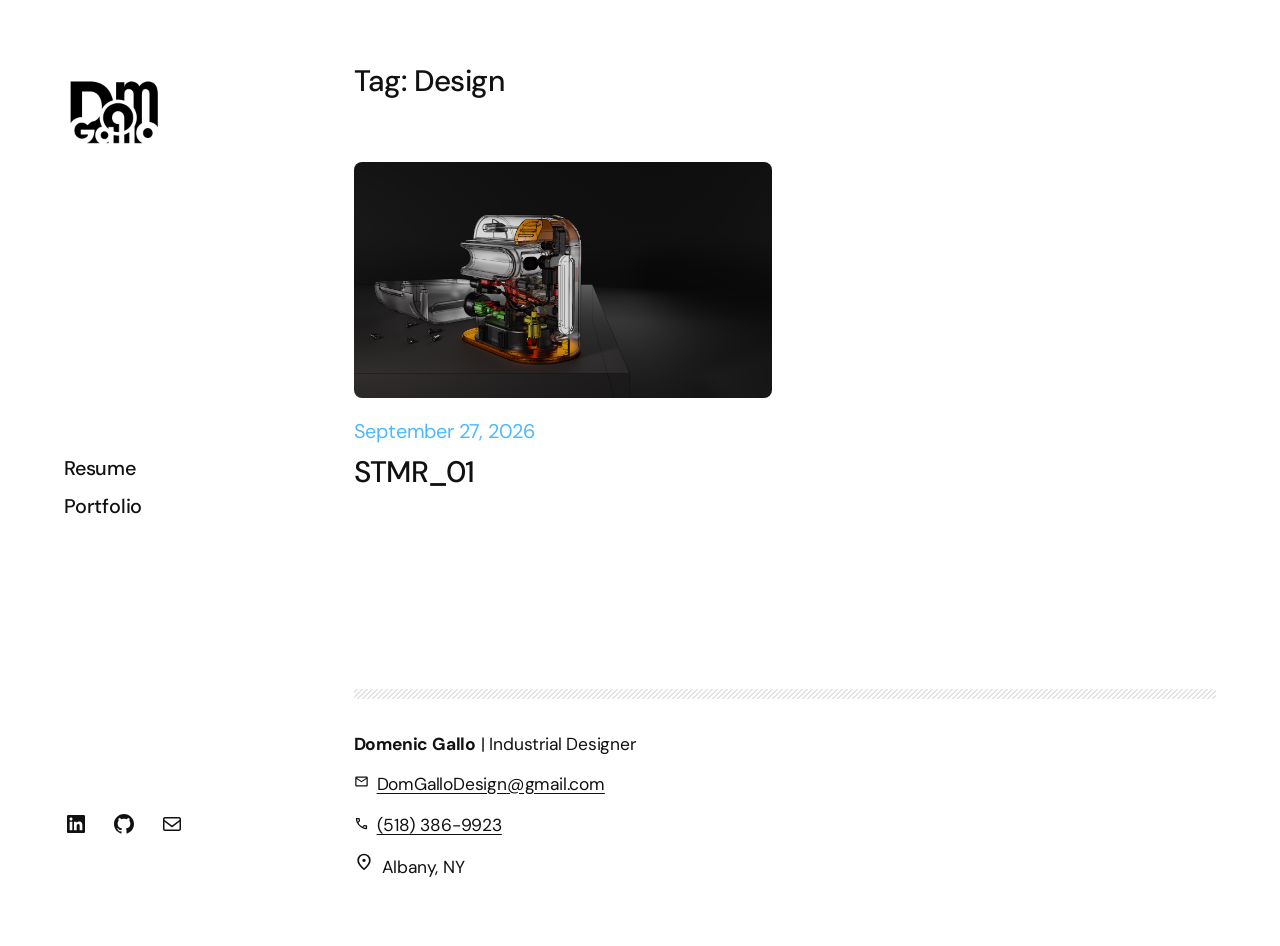
<file: tag/design/index.html>
<!DOCTYPE html>
<html lang="en-US">
<head><meta charset="UTF-8">
	
	<meta name="viewport" content="width=device-width, initial-scale=1">
<meta name="robots" content="max-image-preview:large">
<title>Design – Domenic Gallo</title>




<style id="wp-img-auto-sizes-contain-inline-css">
img:is([sizes=auto i],[sizes^="auto," i]){contain-intrinsic-size:3000px 1500px}
/*# sourceURL=wp-img-auto-sizes-contain-inline-css */
</style>
<style id="wp-block-site-logo-inline-css">
.wp-block-site-logo{box-sizing:border-box;line-height:0}.wp-block-site-logo a{display:inline-block;line-height:0}.wp-block-site-logo.is-default-size img{height:auto;width:120px}.wp-block-site-logo img{height:auto;max-width:100%}.wp-block-site-logo a,.wp-block-site-logo img{border-radius:inherit}.wp-block-site-logo.aligncenter{margin-left:auto;margin-right:auto;text-align:center}:root :where(.wp-block-site-logo.is-style-rounded){border-radius:9999px}
/*# sourceURL=/wp-includes/blocks/site-logo/style.min.css */
</style>
<style id="wp-block-navigation-link-inline-css">
.wp-block-navigation .wp-block-navigation-item__label{overflow-wrap:break-word}.wp-block-navigation .wp-block-navigation-item__description{display:none}.link-ui-tools{outline:1px solid #f0f0f0;padding:8px}.link-ui-block-inserter{padding-top:8px}.link-ui-block-inserter__back{margin-left:8px;text-transform:uppercase}
/*# sourceURL=/wp-includes/blocks/navigation-link/style.min.css */
</style>
<link rel="stylesheet" id="wp-block-navigation-css" href="/wp-includes/blocks/navigation/style.min.css?ver=7.1.3" media="all">
<style id="wp-block-group-inline-css">
.wp-block-group{box-sizing:border-box}:where(.wp-block-group.wp-block-group-is-layout-constrained){position:relative}
/*# sourceURL=/wp-includes/blocks/group/style.min.css */
</style>
<style id="wp-block-social-links-inline-css">
.wp-block-social-links{background:none;box-sizing:border-box;margin-left:0;padding-left:0;padding-right:0;text-indent:0}.wp-block-social-links .wp-social-link a,.wp-block-social-links .wp-social-link a:hover{border-bottom:0;box-shadow:none;text-decoration:none}.wp-block-social-links .wp-social-link svg{height:1em;width:1em}.wp-block-social-links .wp-social-link span:not(.screen-reader-text){font-size:.65em;margin-left:.5em;margin-right:.5em}.wp-block-social-links.has-small-icon-size{font-size:16px}.wp-block-social-links,.wp-block-social-links.has-normal-icon-size{font-size:24px}.wp-block-social-links.has-large-icon-size{font-size:36px}.wp-block-social-links.has-huge-icon-size{font-size:48px}.wp-block-social-links.aligncenter{display:flex;justify-content:center}.wp-block-social-links.alignright{justify-content:flex-end}.wp-block-social-link{border-radius:9999px;display:block}@media not (prefers-reduced-motion){.wp-block-social-link{transition:transform .1s ease}}.wp-block-social-link{height:auto}.wp-block-social-link a{align-items:center;display:flex;line-height:0}.wp-block-social-link:hover{transform:scale(1.1)}.wp-block-social-links .wp-block-social-link.wp-social-link{display:inline-block;margin:0;padding:0}.wp-block-social-links .wp-block-social-link.wp-social-link .wp-block-social-link-anchor,.wp-block-social-links .wp-block-social-link.wp-social-link .wp-block-social-link-anchor svg,.wp-block-social-links .wp-block-social-link.wp-social-link .wp-block-social-link-anchor:active,.wp-block-social-links .wp-block-social-link.wp-social-link .wp-block-social-link-anchor:hover,.wp-block-social-links .wp-block-social-link.wp-social-link .wp-block-social-link-anchor:visited{fill:currentColor;color:currentColor}:where(.wp-block-social-links:not(.is-style-logos-only)) .wp-social-link{background-color:#f0f0f0;color:#444}:where(.wp-block-social-links:not(.is-style-logos-only)) .wp-social-link-amazon{background-color:#f90;color:#fff}:where(.wp-block-social-links:not(.is-style-logos-only)) .wp-social-link-bandcamp{background-color:#1ea0c3;color:#fff}:where(.wp-block-social-links:not(.is-style-logos-only)) .wp-social-link-behance{background-color:#0757fe;color:#fff}:where(.wp-block-social-links:not(.is-style-logos-only)) .wp-social-link-bluesky{background-color:#0a7aff;color:#fff}:where(.wp-block-social-links:not(.is-style-logos-only)) .wp-social-link-codepen{background-color:#1e1f26;color:#fff}:where(.wp-block-social-links:not(.is-style-logos-only)) .wp-social-link-deviantart{background-color:#02e49b;color:#fff}:where(.wp-block-social-links:not(.is-style-logos-only)) .wp-social-link-discord{background-color:#5865f2;color:#fff}:where(.wp-block-social-links:not(.is-style-logos-only)) .wp-social-link-dribbble{background-color:#e94c89;color:#fff}:where(.wp-block-social-links:not(.is-style-logos-only)) .wp-social-link-dropbox{background-color:#4280ff;color:#fff}:where(.wp-block-social-links:not(.is-style-logos-only)) .wp-social-link-etsy{background-color:#f45800;color:#fff}:where(.wp-block-social-links:not(.is-style-logos-only)) .wp-social-link-facebook{background-color:#0866ff;color:#fff}:where(.wp-block-social-links:not(.is-style-logos-only)) .wp-social-link-fivehundredpx{background-color:#000;color:#fff}:where(.wp-block-social-links:not(.is-style-logos-only)) .wp-social-link-flickr{background-color:#0461dd;color:#fff}:where(.wp-block-social-links:not(.is-style-logos-only)) .wp-social-link-foursquare{background-color:#e65678;color:#fff}:where(.wp-block-social-links:not(.is-style-logos-only)) .wp-social-link-github{background-color:#24292d;color:#fff}:where(.wp-block-social-links:not(.is-style-logos-only)) .wp-social-link-goodreads{background-color:#eceadd;color:#382110}:where(.wp-block-social-links:not(.is-style-logos-only)) .wp-social-link-google{background-color:#ea4434;color:#fff}:where(.wp-block-social-links:not(.is-style-logos-only)) .wp-social-link-gravatar{background-color:#1d4fc4;color:#fff}:where(.wp-block-social-links:not(.is-style-logos-only)) .wp-social-link-instagram{background-color:#f00075;color:#fff}:where(.wp-block-social-links:not(.is-style-logos-only)) .wp-social-link-lastfm{background-color:#e21b24;color:#fff}:where(.wp-block-social-links:not(.is-style-logos-only)) .wp-social-link-linkedin{background-color:#0d66c2;color:#fff}:where(.wp-block-social-links:not(.is-style-logos-only)) .wp-social-link-mastodon{background-color:#3288d4;color:#fff}:where(.wp-block-social-links:not(.is-style-logos-only)) .wp-social-link-medium{background-color:#000;color:#fff}:where(.wp-block-social-links:not(.is-style-logos-only)) .wp-social-link-meetup{background-color:#f6405f;color:#fff}:where(.wp-block-social-links:not(.is-style-logos-only)) .wp-social-link-patreon{background-color:#000;color:#fff}:where(.wp-block-social-links:not(.is-style-logos-only)) .wp-social-link-pinterest{background-color:#e60122;color:#fff}:where(.wp-block-social-links:not(.is-style-logos-only)) .wp-social-link-pocket{background-color:#ef4155;color:#fff}:where(.wp-block-social-links:not(.is-style-logos-only)) .wp-social-link-reddit{background-color:#ff4500;color:#fff}:where(.wp-block-social-links:not(.is-style-logos-only)) .wp-social-link-skype{background-color:#0478d7;color:#fff}:where(.wp-block-social-links:not(.is-style-logos-only)) .wp-social-link-snapchat{stroke:#000;background-color:#fefc00;color:#fff}:where(.wp-block-social-links:not(.is-style-logos-only)) .wp-social-link-soundcloud{background-color:#ff5600;color:#fff}:where(.wp-block-social-links:not(.is-style-logos-only)) .wp-social-link-spotify{background-color:#1bd760;color:#fff}:where(.wp-block-social-links:not(.is-style-logos-only)) .wp-social-link-telegram{background-color:#2aabee;color:#fff}:where(.wp-block-social-links:not(.is-style-logos-only)) .wp-social-link-threads{background-color:#000;color:#fff}:where(.wp-block-social-links:not(.is-style-logos-only)) .wp-social-link-tiktok{background-color:#000;color:#fff}:where(.wp-block-social-links:not(.is-style-logos-only)) .wp-social-link-tumblr{background-color:#011835;color:#fff}:where(.wp-block-social-links:not(.is-style-logos-only)) .wp-social-link-twitch{background-color:#6440a4;color:#fff}:where(.wp-block-social-links:not(.is-style-logos-only)) .wp-social-link-twitter{background-color:#1da1f2;color:#fff}:where(.wp-block-social-links:not(.is-style-logos-only)) .wp-social-link-vimeo{background-color:#1eb7ea;color:#fff}:where(.wp-block-social-links:not(.is-style-logos-only)) .wp-social-link-vk{background-color:#4680c2;color:#fff}:where(.wp-block-social-links:not(.is-style-logos-only)) .wp-social-link-wordpress{background-color:#3499cd;color:#fff}:where(.wp-block-social-links:not(.is-style-logos-only)) .wp-social-link-whatsapp{background-color:#25d366;color:#fff}:where(.wp-block-social-links:not(.is-style-logos-only)) .wp-social-link-x{background-color:#000;color:#fff}:where(.wp-block-social-links:not(.is-style-logos-only)) .wp-social-link-yelp{background-color:#d32422;color:#fff}:where(.wp-block-social-links:not(.is-style-logos-only)) .wp-social-link-youtube{background-color:red;color:#fff}:where(.wp-block-social-links.is-style-logos-only) .wp-social-link{background:none}:where(.wp-block-social-links.is-style-logos-only) .wp-social-link svg{height:1.25em;width:1.25em}:where(.wp-block-social-links.is-style-logos-only) .wp-social-link-amazon{color:#f90}:where(.wp-block-social-links.is-style-logos-only) .wp-social-link-bandcamp{color:#1ea0c3}:where(.wp-block-social-links.is-style-logos-only) .wp-social-link-behance{color:#0757fe}:where(.wp-block-social-links.is-style-logos-only) .wp-social-link-bluesky{color:#0a7aff}:where(.wp-block-social-links.is-style-logos-only) .wp-social-link-codepen{color:#1e1f26}:where(.wp-block-social-links.is-style-logos-only) .wp-social-link-deviantart{color:#02e49b}:where(.wp-block-social-links.is-style-logos-only) .wp-social-link-discord{color:#5865f2}:where(.wp-block-social-links.is-style-logos-only) .wp-social-link-dribbble{color:#e94c89}:where(.wp-block-social-links.is-style-logos-only) .wp-social-link-dropbox{color:#4280ff}:where(.wp-block-social-links.is-style-logos-only) .wp-social-link-etsy{color:#f45800}:where(.wp-block-social-links.is-style-logos-only) .wp-social-link-facebook{color:#0866ff}:where(.wp-block-social-links.is-style-logos-only) .wp-social-link-fivehundredpx{color:#000}:where(.wp-block-social-links.is-style-logos-only) .wp-social-link-flickr{color:#0461dd}:where(.wp-block-social-links.is-style-logos-only) .wp-social-link-foursquare{color:#e65678}:where(.wp-block-social-links.is-style-logos-only) .wp-social-link-github{color:#24292d}:where(.wp-block-social-links.is-style-logos-only) .wp-social-link-goodreads{color:#382110}:where(.wp-block-social-links.is-style-logos-only) .wp-social-link-google{color:#ea4434}:where(.wp-block-social-links.is-style-logos-only) .wp-social-link-gravatar{color:#1d4fc4}:where(.wp-block-social-links.is-style-logos-only) .wp-social-link-instagram{color:#f00075}:where(.wp-block-social-links.is-style-logos-only) .wp-social-link-lastfm{color:#e21b24}:where(.wp-block-social-links.is-style-logos-only) .wp-social-link-linkedin{color:#0d66c2}:where(.wp-block-social-links.is-style-logos-only) .wp-social-link-mastodon{color:#3288d4}:where(.wp-block-social-links.is-style-logos-only) .wp-social-link-medium{color:#000}:where(.wp-block-social-links.is-style-logos-only) .wp-social-link-meetup{color:#f6405f}:where(.wp-block-social-links.is-style-logos-only) .wp-social-link-patreon{color:#000}:where(.wp-block-social-links.is-style-logos-only) .wp-social-link-pinterest{color:#e60122}:where(.wp-block-social-links.is-style-logos-only) .wp-social-link-pocket{color:#ef4155}:where(.wp-block-social-links.is-style-logos-only) .wp-social-link-reddit{color:#ff4500}:where(.wp-block-social-links.is-style-logos-only) .wp-social-link-skype{color:#0478d7}:where(.wp-block-social-links.is-style-logos-only) .wp-social-link-snapchat{stroke:#000;color:#fff}:where(.wp-block-social-links.is-style-logos-only) .wp-social-link-soundcloud{color:#ff5600}:where(.wp-block-social-links.is-style-logos-only) .wp-social-link-spotify{color:#1bd760}:where(.wp-block-social-links.is-style-logos-only) .wp-social-link-telegram{color:#2aabee}:where(.wp-block-social-links.is-style-logos-only) .wp-social-link-threads{color:#000}:where(.wp-block-social-links.is-style-logos-only) .wp-social-link-tiktok{color:#000}:where(.wp-block-social-links.is-style-logos-only) .wp-social-link-tumblr{color:#011835}:where(.wp-block-social-links.is-style-logos-only) .wp-social-link-twitch{color:#6440a4}:where(.wp-block-social-links.is-style-logos-only) .wp-social-link-twitter{color:#1da1f2}:where(.wp-block-social-links.is-style-logos-only) .wp-social-link-vimeo{color:#1eb7ea}:where(.wp-block-social-links.is-style-logos-only) .wp-social-link-vk{color:#4680c2}:where(.wp-block-social-links.is-style-logos-only) .wp-social-link-whatsapp{color:#25d366}:where(.wp-block-social-links.is-style-logos-only) .wp-social-link-wordpress{color:#3499cd}:where(.wp-block-social-links.is-style-logos-only) .wp-social-link-x{color:#000}:where(.wp-block-social-links.is-style-logos-only) .wp-social-link-yelp{color:#d32422}:where(.wp-block-social-links.is-style-logos-only) .wp-social-link-youtube{color:red}.wp-block-social-links.is-style-pill-shape .wp-social-link{width:auto}:root :where(.wp-block-social-links .wp-social-link a){padding:.25em}:root :where(.wp-block-social-links.is-style-logos-only .wp-social-link a){padding:0}:root :where(.wp-block-social-links.is-style-pill-shape .wp-social-link a){padding-left:.6666666667em;padding-right:.6666666667em}.wp-block-social-links:not(.has-icon-color):not(.has-icon-background-color) .wp-social-link-snapchat .wp-block-social-link-label{color:#000}
/*# sourceURL=/wp-includes/blocks/social-links/style.min.css */
</style>
<style id="wp-block-query-title-inline-css">
.wp-block-query-title{box-sizing:border-box}
/*# sourceURL=/wp-includes/blocks/query-title/style.min.css */
</style>
<style id="wp-block-post-featured-image-inline-css">
.wp-block-post-featured-image{margin-left:0;margin-right:0}.wp-block-post-featured-image a{display:block;height:100%}.wp-block-post-featured-image :where(img){box-sizing:border-box;height:auto;max-width:100%;vertical-align:bottom;width:100%}.wp-block-post-featured-image.alignfull img,.wp-block-post-featured-image.alignwide img{width:100%}.wp-block-post-featured-image .wp-block-post-featured-image__overlay.has-background-dim{background-color:#000;inset:0;position:absolute}.wp-block-post-featured-image{position:relative}.wp-block-post-featured-image .wp-block-post-featured-image__overlay.has-background-gradient{background-color:transparent}.wp-block-post-featured-image .wp-block-post-featured-image__overlay.has-background-dim-0{opacity:0}.wp-block-post-featured-image .wp-block-post-featured-image__overlay.has-background-dim-10{opacity:.1}.wp-block-post-featured-image .wp-block-post-featured-image__overlay.has-background-dim-20{opacity:.2}.wp-block-post-featured-image .wp-block-post-featured-image__overlay.has-background-dim-30{opacity:.3}.wp-block-post-featured-image .wp-block-post-featured-image__overlay.has-background-dim-40{opacity:.4}.wp-block-post-featured-image .wp-block-post-featured-image__overlay.has-background-dim-50{opacity:.5}.wp-block-post-featured-image .wp-block-post-featured-image__overlay.has-background-dim-60{opacity:.6}.wp-block-post-featured-image .wp-block-post-featured-image__overlay.has-background-dim-70{opacity:.7}.wp-block-post-featured-image .wp-block-post-featured-image__overlay.has-background-dim-80{opacity:.8}.wp-block-post-featured-image .wp-block-post-featured-image__overlay.has-background-dim-90{opacity:.9}.wp-block-post-featured-image .wp-block-post-featured-image__overlay.has-background-dim-100{opacity:1}.wp-block-post-featured-image:where(.alignleft,.alignright){width:100%}
/*# sourceURL=/wp-includes/blocks/post-featured-image/style.min.css */
</style>
<style id="wp-block-post-date-inline-css">
.wp-block-post-date{box-sizing:border-box}
/*# sourceURL=/wp-includes/blocks/post-date/style.min.css */
</style>
<style id="wp-block-post-title-inline-css">
.wp-block-post-title{box-sizing:border-box;word-break:break-word}.wp-block-post-title :where(a){display:inline-block;font-family:inherit;font-size:inherit;font-style:inherit;font-weight:inherit;letter-spacing:inherit;line-height:inherit;text-decoration:inherit}
/*# sourceURL=/wp-includes/blocks/post-title/style.min.css */
</style>
<style id="wp-block-post-template-inline-css">
.wp-block-post-template{box-sizing:border-box;list-style:none;margin-bottom:0;margin-top:0;max-width:100%;padding:0}.wp-block-post-template.is-flex-container{display:flex;flex-direction:row;flex-wrap:wrap;gap:1.25em}.wp-block-post-template.is-flex-container>li{margin:0;width:100%}@media (min-width:600px){.wp-block-post-template.is-flex-container.is-flex-container.columns-2>li{width:calc(50% - .625em)}.wp-block-post-template.is-flex-container.is-flex-container.columns-3>li{width:calc(33.33333% - .83333em)}.wp-block-post-template.is-flex-container.is-flex-container.columns-4>li{width:calc(25% - .9375em)}.wp-block-post-template.is-flex-container.is-flex-container.columns-5>li{width:calc(20% - 1em)}.wp-block-post-template.is-flex-container.is-flex-container.columns-6>li{width:calc(16.66667% - 1.04167em)}}@media (max-width:600px){.wp-block-post-template-is-layout-grid[class*=columns-]:not(.has-native-responsive-grid){grid-template-columns:1fr}}.wp-block-post-template-is-layout-constrained>li>.alignright,.wp-block-post-template-is-layout-flow>li>.alignright{float:right;margin-inline-end:0;margin-inline-start:2em}.wp-block-post-template-is-layout-constrained>li>.alignleft,.wp-block-post-template-is-layout-flow>li>.alignleft{float:left;margin-inline-end:2em;margin-inline-start:0}.wp-block-post-template-is-layout-constrained>li>.aligncenter,.wp-block-post-template-is-layout-flow>li>.aligncenter{margin-inline-end:auto;margin-inline-start:auto}
/*# sourceURL=/wp-includes/blocks/post-template/style.min.css */
</style>
<style id="wp-block-separator-inline-css">
@charset "UTF-8";.wp-block-separator{border:none;border-top:2px solid}:root :where(.wp-block-separator.is-style-dots){height:auto;line-height:1;text-align:center}:root :where(.wp-block-separator.is-style-dots):before{color:currentColor;content:"···";font-family:serif;font-size:1.5em;letter-spacing:2em;padding-left:2em}.wp-block-separator.is-style-dots{background:none!important;border:none!important}
/*# sourceURL=/wp-includes/blocks/separator/style.min.css */
</style>
<style id="wp-block-paragraph-inline-css">
.is-small-text{font-size:.875em}.is-regular-text{font-size:1em}.is-large-text{font-size:2.25em}.is-larger-text{font-size:3em}.has-drop-cap:not(:focus):first-letter{float:left;font-size:8.4em;font-style:normal;font-weight:100;line-height:.68;margin:.05em .1em 0 0;text-transform:uppercase}body.rtl .has-drop-cap:not(:focus):first-letter{float:none;margin-left:.1em}p.has-drop-cap.has-background{overflow:hidden}:root :where(p.has-background){padding:1.25em 2.375em}:where(p.has-text-color:not(.has-link-color)) a{color:inherit}p.has-text-align-left[style*="writing-mode:vertical-lr"],p.has-text-align-right[style*="writing-mode:vertical-rl"]{rotate:180deg}
/*# sourceURL=/wp-includes/blocks/paragraph/style.min.css */
</style>
<style id="safe-svg-svg-icon-style-inline-css">
.wp-block-safe-svg-svg-icon a{align-self:center}.safe-svg-cover{text-align:center}.safe-svg-cover .safe-svg-inside{display:inline-block;max-width:100%}.safe-svg-cover svg{fill:currentColor;height:100%;max-height:100%;max-width:100%;width:100%}

/*# sourceURL=/wp-content/plugins/safe-svg/dist/safe-svg-block-frontend.css */
</style>
<style id="wp-block-columns-inline-css">
.wp-block-columns{box-sizing:border-box;display:flex;flex-wrap:wrap!important}@media (min-width:782px){.wp-block-columns{flex-wrap:nowrap!important}}.wp-block-columns{align-items:normal!important}.wp-block-columns.are-vertically-aligned-top{align-items:flex-start}.wp-block-columns.are-vertically-aligned-center{align-items:center}.wp-block-columns.are-vertically-aligned-bottom{align-items:flex-end}@media (max-width:781px){.wp-block-columns:not(.is-not-stacked-on-mobile)>.wp-block-column{flex-basis:100%!important}}@media (min-width:782px){.wp-block-columns:not(.is-not-stacked-on-mobile)>.wp-block-column{flex-basis:0;flex-grow:1}.wp-block-columns:not(.is-not-stacked-on-mobile)>.wp-block-column[style*=flex-basis]{flex-grow:0}}.wp-block-columns.is-not-stacked-on-mobile{flex-wrap:nowrap!important}.wp-block-columns.is-not-stacked-on-mobile>.wp-block-column{flex-basis:0;flex-grow:1}.wp-block-columns.is-not-stacked-on-mobile>.wp-block-column[style*=flex-basis]{flex-grow:0}:where(.wp-block-columns){margin-bottom:1.75em}:where(.wp-block-columns.has-background){padding:1.25em 2.375em}.wp-block-column{flex-grow:1;min-width:0;overflow-wrap:break-word;word-break:break-word}.wp-block-column.is-vertically-aligned-top{align-self:flex-start}.wp-block-column.is-vertically-aligned-center{align-self:center}.wp-block-column.is-vertically-aligned-bottom{align-self:flex-end}.wp-block-column.is-vertically-aligned-stretch{align-self:stretch}.wp-block-column.is-vertically-aligned-bottom,.wp-block-column.is-vertically-aligned-center,.wp-block-column.is-vertically-aligned-top{width:100%}
/*# sourceURL=/wp-includes/blocks/columns/style.min.css */
</style>
<style id="wp-emoji-styles-inline-css">

	img.wp-smiley, img.emoji {
		display: inline !important;
		border: none !important;
		box-shadow: none !important;
		height: 1em !important;
		width: 1em !important;
		margin: 0 0.07em !important;
		vertical-align: -0.1em !important;
		background: none !important;
		padding: 0 !important;
	}
/*# sourceURL=wp-emoji-styles-inline-css */
</style>
<style id="wp-block-library-inline-css">
:root{--wp-block-synced-color:#7a00df;--wp-block-synced-color--rgb:122,0,223;--wp-bound-block-color:var(--wp-block-synced-color);--wp-editor-canvas-background:#ddd;--wp-admin-theme-color:#007cba;--wp-admin-theme-color--rgb:0,124,186;--wp-admin-theme-color-darker-10:#006ba1;--wp-admin-theme-color-darker-10--rgb:0,107,160.5;--wp-admin-theme-color-darker-20:#005a87;--wp-admin-theme-color-darker-20--rgb:0,90,135;--wp-admin-border-width-focus:2px}@media (min-resolution:192dpi){:root{--wp-admin-border-width-focus:1.5px}}.wp-element-button{cursor:pointer}:root .has-very-light-gray-background-color{background-color:#eee}:root .has-very-dark-gray-background-color{background-color:#313131}:root .has-very-light-gray-color{color:#eee}:root .has-very-dark-gray-color{color:#313131}:root .has-vivid-green-cyan-to-vivid-cyan-blue-gradient-background{background:linear-gradient(135deg,#00d084,#0693e3)}:root .has-purple-crush-gradient-background{background:linear-gradient(135deg,#34e2e4,#4721fb 50%,#ab1dfe)}:root .has-hazy-dawn-gradient-background{background:linear-gradient(135deg,#faaca8,#dad0ec)}:root .has-subdued-olive-gradient-background{background:linear-gradient(135deg,#fafae1,#67a671)}:root .has-atomic-cream-gradient-background{background:linear-gradient(135deg,#fdd79a,#004a59)}:root .has-nightshade-gradient-background{background:linear-gradient(135deg,#330968,#31cdcf)}:root .has-midnight-gradient-background{background:linear-gradient(135deg,#020381,#2874fc)}:root{--wp--preset--font-size--normal:16px;--wp--preset--font-size--huge:42px}.has-regular-font-size{font-size:1em}.has-larger-font-size{font-size:2.625em}.has-normal-font-size{font-size:var(--wp--preset--font-size--normal)}.has-huge-font-size{font-size:var(--wp--preset--font-size--huge)}:root .has-text-align-center{text-align:center}:root .has-text-align-left{text-align:left}:root .has-text-align-right{text-align:right}.has-fit-text{white-space:nowrap!important}#end-resizable-editor-section{display:none}.aligncenter{clear:both}.items-justified-left{justify-content:flex-start}.items-justified-center{justify-content:center}.items-justified-right{justify-content:flex-end}.items-justified-space-between{justify-content:space-between}.screen-reader-text{word-wrap:normal!important;border:0;clip-path:inset(50%);height:1px;margin:-1px;overflow:hidden;padding:0;position:absolute;width:1px;word-break:normal!important}.screen-reader-text:focus{background-color:#ddd;clip-path:none;color:#444;display:block;font-size:1em;height:auto;left:5px;line-height:normal;padding:15px 23px 14px;text-decoration:none;top:5px;width:auto;z-index:100000}html :where(.has-border-color){border-style:solid}html :where([style^=border-color],[style*=";border-color"],[style*="; border-color"]){border-style:solid}html :where([style^=border-top-color],[style*=";border-top-color"],[style*="; border-top-color"]){border-top-style:solid}html :where([style^=border-right-color],[style*=";border-right-color"],[style*="; border-right-color"]){border-right-style:solid}html :where([style^=border-bottom-color],[style*=";border-bottom-color"],[style*="; border-bottom-color"]){border-bottom-style:solid}html :where([style^=border-left-color],[style*=";border-left-color"],[style*="; border-left-color"]){border-left-style:solid}html :where([style^=border-width],[style*=";border-width"],[style*="; border-width"]){border-style:solid}html :where([style^=border-top-width],[style*=";border-top-width"],[style*="; border-top-width"]){border-top-style:solid}html :where([style^=border-right-width],[style*=";border-right-width"],[style*="; border-right-width"]){border-right-style:solid}html :where([style^=border-bottom-width],[style*=";border-bottom-width"],[style*="; border-bottom-width"]){border-bottom-style:solid}html :where([style^=border-left-width],[style*=";border-left-width"],[style*="; border-left-width"]){border-left-style:solid}html :where(img[class*=wp-image-]){height:auto;max-width:100%}:where(figure){margin:0 0 1em}html :where(.is-position-sticky){--wp-admin--admin-bar--position-offset:var(--wp-admin--admin-bar--height,0px)}@media screen and (max-width:600px){html :where(.is-position-sticky){--wp-admin--admin-bar--position-offset:0px}}
/*# sourceURL=/wp-includes/css/dist/block-library/common.min.css */
</style>
<style id="global-styles-inline-css">
:root{--wp--preset--aspect-ratio--square: 1;--wp--preset--aspect-ratio--4-3: 4/3;--wp--preset--aspect-ratio--3-4: 3/4;--wp--preset--aspect-ratio--3-2: 3/2;--wp--preset--aspect-ratio--2-3: 2/3;--wp--preset--aspect-ratio--16-9: 16/9;--wp--preset--aspect-ratio--9-16: 9/16;--wp--preset--color--black: #000000;--wp--preset--color--cyan-bluish-gray: #abb8c3;--wp--preset--color--white: #ffffff;--wp--preset--color--pale-pink: #f78da7;--wp--preset--color--vivid-red: #cf2e2e;--wp--preset--color--luminous-vivid-orange: #ff6900;--wp--preset--color--luminous-vivid-amber: #fcb900;--wp--preset--color--light-green-cyan: #7bdcb5;--wp--preset--color--vivid-green-cyan: #00d084;--wp--preset--color--pale-cyan-blue: #8ed1fc;--wp--preset--color--vivid-cyan-blue: #0693e3;--wp--preset--color--vivid-purple: #9b51e0;--wp--preset--color--foreground: #111111;--wp--preset--color--background: #FFFFFF;--wp--preset--color--primary: #4db8ff;--wp--preset--color--secondary: #6B6A6A;--wp--preset--color--tertiary: #E2E2E2;--wp--preset--color--quaternary: #F3F2F2;--wp--preset--gradient--vivid-cyan-blue-to-vivid-purple: linear-gradient(135deg,rgb(6,147,227) 0%,rgb(155,81,224) 100%);--wp--preset--gradient--light-green-cyan-to-vivid-green-cyan: linear-gradient(135deg,rgb(122,220,180) 0%,rgb(0,208,130) 100%);--wp--preset--gradient--luminous-vivid-amber-to-luminous-vivid-orange: linear-gradient(135deg,rgb(252,185,0) 0%,rgb(255,105,0) 100%);--wp--preset--gradient--luminous-vivid-orange-to-vivid-red: linear-gradient(135deg,rgb(255,105,0) 0%,rgb(207,46,46) 100%);--wp--preset--gradient--very-light-gray-to-cyan-bluish-gray: linear-gradient(135deg,rgb(238,238,238) 0%,rgb(169,184,195) 100%);--wp--preset--gradient--cool-to-warm-spectrum: linear-gradient(135deg,rgb(74,234,220) 0%,rgb(151,120,209) 20%,rgb(207,42,186) 40%,rgb(238,44,130) 60%,rgb(251,105,98) 80%,rgb(254,248,76) 100%);--wp--preset--gradient--blush-light-purple: linear-gradient(135deg,rgb(255,206,236) 0%,rgb(152,150,240) 100%);--wp--preset--gradient--blush-bordeaux: linear-gradient(135deg,rgb(254,205,165) 0%,rgb(254,45,45) 50%,rgb(107,0,62) 100%);--wp--preset--gradient--luminous-dusk: linear-gradient(135deg,rgb(255,203,112) 0%,rgb(199,81,192) 50%,rgb(65,88,208) 100%);--wp--preset--gradient--pale-ocean: linear-gradient(135deg,rgb(255,245,203) 0%,rgb(182,227,212) 50%,rgb(51,167,181) 100%);--wp--preset--gradient--electric-grass: linear-gradient(135deg,rgb(202,248,128) 0%,rgb(113,206,126) 100%);--wp--preset--gradient--midnight: linear-gradient(135deg,rgb(2,3,129) 0%,rgb(40,116,252) 100%);--wp--preset--gradient--foreground-to-background: linear-gradient(160deg, var(--wp--preset--color--foreground), var(--wp--preset--color--background));--wp--preset--gradient--foreground-to-primary: linear-gradient(160deg, var(--wp--preset--color--foreground), var(--wp--preset--color--primary));--wp--preset--gradient--foreground-to-secondary: linear-gradient(160deg, var(--wp--preset--color--foreground), var(--wp--preset--color--secondary));--wp--preset--gradient--foreground-to-quaternary: linear-gradient(160deg, var(--wp--preset--color--foreground), var(--wp--preset--color--quaternary));--wp--preset--gradient--foreground-to-tertiary: linear-gradient(160deg, var(--wp--preset--color--foreground), var(--wp--preset--color--tertiary));--wp--preset--gradient--background-to-foreground: linear-gradient(160deg, var(--wp--preset--color--background), var(--wp--preset--color--foreground));--wp--preset--gradient--background-to-primary: linear-gradient(160deg, var(--wp--preset--color--background), var(--wp--preset--color--primary));--wp--preset--gradient--background-to-secondary: linear-gradient(160deg, var(--wp--preset--color--background), var(--wp--preset--color--secondary));--wp--preset--gradient--background-to-quaternary: linear-gradient(160deg, var(--wp--preset--color--background), var(--wp--preset--color--quaternary));--wp--preset--gradient--background-to-tertiary: linear-gradient(160deg, var(--wp--preset--color--background), var(--wp--preset--color--tertiary));--wp--preset--gradient--primary-to-background: linear-gradient(160deg, var(--wp--preset--color--primary), var(--wp--preset--color--background));--wp--preset--gradient--primary-to-foreground: linear-gradient(160deg, var(--wp--preset--color--primary), var(--wp--preset--color--foreground));--wp--preset--gradient--primary-to-secondary: linear-gradient(160deg, var(--wp--preset--color--primary), var(--wp--preset--color--secondary));--wp--preset--gradient--primary-to-quaternary: linear-gradient(160deg, var(--wp--preset--color--primary), var(--wp--preset--color--quaternary));--wp--preset--gradient--primary-to-tertiary: linear-gradient(160deg, var(--wp--preset--color--primary), var(--wp--preset--color--tertiary));--wp--preset--gradient--secondary-to-background: linear-gradient(160deg, var(--wp--preset--color--secondary), var(--wp--preset--color--background));--wp--preset--gradient--secondary-to-foreground: linear-gradient(160deg, var(--wp--preset--color--secondary), var(--wp--preset--color--foreground));--wp--preset--gradient--secondary-to-primary: linear-gradient(160deg, var(--wp--preset--color--secondary), var(--wp--preset--color--primary));--wp--preset--gradient--secondary-to-quaternary: linear-gradient(160deg, var(--wp--preset--color--secondary), var(--wp--preset--color--quaternary));--wp--preset--gradient--secondary-to-tertiary: linear-gradient(160deg, var(--wp--preset--color--secondary), var(--wp--preset--color--tertiary));--wp--preset--gradient--tertiary-to-background: linear-gradient(160deg, var(--wp--preset--color--tertiary), var(--wp--preset--color--background));--wp--preset--gradient--tertiary-to-foreground: linear-gradient(160deg, var(--wp--preset--color--tertiary), var(--wp--preset--color--foreground));--wp--preset--gradient--tertiary-to-primary: linear-gradient(160deg, var(--wp--preset--color--tertiary), var(--wp--preset--color--primary));--wp--preset--gradient--tertiary-to-secondary: linear-gradient(160deg, var(--wp--preset--color--tertiary), var(--wp--preset--color--secondary));--wp--preset--gradient--tertiary-to-quaternary: linear-gradient(160deg, var(--wp--preset--color--tertiary), var(--wp--preset--color--quaternary));--wp--preset--gradient--quaternary-to-background: linear-gradient(160deg, var(--wp--preset--color--quaternary), var(--wp--preset--color--background));--wp--preset--gradient--quaternary-to-foreground: linear-gradient(160deg, var(--wp--preset--color--quaternary), var(--wp--preset--color--foreground));--wp--preset--gradient--quaternary-to-primary: linear-gradient(160deg, var(--wp--preset--color--quaternary), var(--wp--preset--color--primary));--wp--preset--gradient--quaternary-to-secondary: linear-gradient(160deg, var(--wp--preset--color--quaternary), var(--wp--preset--color--secondary));--wp--preset--gradient--quaternary-to-tertiary: linear-gradient(160deg, var(--wp--preset--color--quaternary), var(--wp--preset--color--tertiary));--wp--preset--font-size--small: clamp(16px, 1rem + ((1vw - 3.2px) * 0.147), 18px);--wp--preset--font-size--medium: clamp(17px, 1.063rem + ((1vw - 3.2px) * 0.294), 21px);--wp--preset--font-size--large: clamp(21px, 1.313rem + ((1vw - 3.2px) * 0.221), 24px);--wp--preset--font-size--x-large: clamp(25.014px, 1.563rem + ((1vw - 3.2px) * 1.249), 42px);--wp--preset--font-size--tiny: clamp(14px, 0.875rem + ((1vw - 3.2px) * 0.147), 16px);--wp--preset--font-size--extra-large: clamp(24px, 1.5rem + ((1vw - 3.2px) * 0.588), 32px);--wp--preset--font-size--huge: clamp(36px, 2.25rem + ((1vw - 3.2px) * 2.059), 64px);--wp--preset--font-size--gigantic: clamp(64px, 4rem + ((1vw - 3.2px) * 2.353), 96px);--wp--preset--font-size--heading-1: clamp(36px, 2.25rem + ((1vw - 3.2px) * 2.059), 64px);--wp--preset--font-size--heading-2: clamp(33px, 2.063rem + ((1vw - 3.2px) * 1.691), 56px);--wp--preset--font-size--heading-3: clamp(30px, 1.875rem + ((1vw - 3.2px) * 1.324), 48px);--wp--preset--font-size--heading-4: clamp(27px, 1.688rem + ((1vw - 3.2px) * 0.956), 40px);--wp--preset--font-size--heading-5: clamp(24px, 1.5rem + ((1vw - 3.2px) * 0.588), 32px);--wp--preset--font-size--heading-6: clamp(21px, 1.313rem + ((1vw - 3.2px) * 0.441), 27px);--wp--preset--font-family--chivo-mono: "Chivo Mono", monospace;--wp--preset--font-family--dm-sans: "DM Sans", sans-serif;--wp--preset--spacing--20: 12px;--wp--preset--spacing--30: 16px;--wp--preset--spacing--40: 24px;--wp--preset--spacing--50: 32px;--wp--preset--spacing--60: clamp(32px, 7.5vw, 40px);--wp--preset--spacing--70: clamp(48px, 9vw, 64px);--wp--preset--spacing--80: clamp( 64px, 6.666vw, 96px );--wp--preset--spacing--10: 8px;--wp--preset--spacing--body-gutter: clamp( 32px, 5vw, 64px );--wp--preset--shadow--natural: 6px 6px 9px rgba(0, 0, 0, 0.2);--wp--preset--shadow--deep: 12px 12px 50px rgba(0, 0, 0, 0.4);--wp--preset--shadow--sharp: 6px 6px 0px rgba(0, 0, 0, 0.2);--wp--preset--shadow--outlined: 6px 6px 0px -3px rgb(255, 255, 255), 6px 6px rgb(0, 0, 0);--wp--preset--shadow--crisp: 6px 6px 0px rgb(0, 0, 0);--wp--custom--spacing--baseline: 16px;--wp--custom--spacing--small: min(32px, 6.4vw);--wp--custom--spacing--gutter: clamp( calc( 2 * var( --wp--custom--spacing--baseline ) ), 6.666vw, calc( 4 * var( --wp--custom--spacing--baseline ) ) );--wp--custom--spacing--outer: var( --wp--custom--spacing--gutter );--wp--custom--typography--letter-spacing--body: -0.01em;--wp--custom--typography--letter-spacing--heading: -0.02em;--wp--custom--typography--letter-spacing--gigantic: -0.03em;--wp--custom--typography--letter-spacing--uppercase: 0;--wp--custom--typography--line-height--body: 1.5em;--wp--custom--typography--line-height--headings--gigantic: 1.05;--wp--custom--typography--line-height--headings--large: 1.15;--wp--custom--typography--line-height--headings--small: 1.25;}.wp-block-button{--wp--preset--dimension--25: 25%;--wp--preset--dimension--50: 50%;--wp--preset--dimension--75: 75%;--wp--preset--dimension--100: 100%;}:root { --wp--style--global--content-size: 720px;--wp--style--global--wide-size: 1680px; }:where(body) { margin: 0; }.wp-site-blocks { padding-top: var(--wp--style--root--padding-top); padding-bottom: var(--wp--style--root--padding-bottom); }.has-global-padding { padding-right: var(--wp--style--root--padding-right); padding-left: var(--wp--style--root--padding-left); }.has-global-padding > .alignfull { margin-right: calc(var(--wp--style--root--padding-right) * -1); margin-left: calc(var(--wp--style--root--padding-left) * -1); }.has-global-padding :where(:not(.alignfull.is-layout-flow) > .has-global-padding:not(.wp-block-block, .alignfull)) { padding-right: 0; padding-left: 0; }.has-global-padding :where(:not(.alignfull.is-layout-flow) > .has-global-padding:not(.wp-block-block, .alignfull)) > .alignfull { margin-left: 0; margin-right: 0; }.wp-site-blocks > .alignleft { float: left; margin-right: 2em; }.wp-site-blocks > .alignright { float: right; margin-left: 2em; }.wp-site-blocks > .aligncenter { justify-content: center; margin-left: auto; margin-right: auto; }:where(.wp-site-blocks) > * { margin-block-start: min(32px, 6.4vw); margin-block-end: 0; }:where(.wp-site-blocks) > :first-child { margin-block-start: 0; }:where(.wp-site-blocks) > :last-child { margin-block-end: 0; }:root { --wp--style--block-gap: min(32px, 6.4vw); }:root :where(.is-layout-flow) > :first-child{margin-block-start: 0;}:root :where(.is-layout-flow) > :last-child{margin-block-end: 0;}:root :where(.is-layout-flow) > *{margin-block-start: min(32px, 6.4vw);margin-block-end: 0;}:root :where(.is-layout-constrained) > :first-child{margin-block-start: 0;}:root :where(.is-layout-constrained) > :last-child{margin-block-end: 0;}:root :where(.is-layout-constrained) > *{margin-block-start: min(32px, 6.4vw);margin-block-end: 0;}:root :where(.is-layout-flex){gap: min(32px, 6.4vw);}:root :where(.is-layout-grid){gap: min(32px, 6.4vw);}.is-layout-flow > .alignleft{float: left;margin-inline-start: 0;margin-inline-end: 2em;}.is-layout-flow > .alignright{float: right;margin-inline-start: 2em;margin-inline-end: 0;}.is-layout-flow > .aligncenter{margin-left: auto !important;margin-right: auto !important;}.is-layout-constrained > .alignleft{float: left;margin-inline-start: 0;margin-inline-end: 2em;}.is-layout-constrained > .alignright{float: right;margin-inline-start: 2em;margin-inline-end: 0;}.is-layout-constrained > .aligncenter{margin-left: auto !important;margin-right: auto !important;}.is-layout-constrained > :where(:not(.alignleft):not(.alignright):not(.alignfull)){max-width: var(--wp--style--global--content-size);margin-left: auto !important;margin-right: auto !important;}.is-layout-constrained > .alignwide{max-width: var(--wp--style--global--wide-size);}body .is-layout-flex{display: flex;}.is-layout-flex{flex-wrap: wrap;align-items: center;}.is-layout-flex > :is(*, div){margin: 0;}body .is-layout-grid{display: grid;}.is-layout-grid > :is(*, div){margin: 0;}body{background-color: var(--wp--preset--color--background);color: var(--wp--preset--color--foreground);font-family: var(--wp--preset--font-family--dm-sans);font-size: var(--wp--preset--font-size--medium);font-style: normal;font-weight: 400;letter-spacing: var(--wp--custom--typography--letter-spacing--body);line-height: var(--wp--custom--typography--line-height--body);--wp--style--root--padding-top: var(--wp--preset--spacing--body-gutter);--wp--style--root--padding-right: var(--wp--preset--spacing--body-gutter);--wp--style--root--padding-bottom: var(--wp--preset--spacing--body-gutter);--wp--style--root--padding-left: var(--wp--preset--spacing--body-gutter);}a:where(:not(.wp-element-button)){color: inherit;font-family: var(--wp--preset--font-family--dm-sans);text-decoration: underline;}:root :where(a:where(:not(.wp-element-button)):hover){text-decoration: none;}h1, h2, h3, h4, h5, h6{font-family: var(--wp--preset--font-family--dm-sans);font-style: normal;font-weight: 500;letter-spacing: var(--wp--custom--typography--letter-spacing--gigantic);margin-top: .75em;margin-bottom: 1em;}h1{font-size: var(--wp--preset--font-size--heading-1);line-height: var(--wp--custom--typography--line-height--headings--large);}h2{font-size: var(--wp--preset--font-size--heading-2);line-height: var(--wp--custom--typography--line-height--headings--large);}h3{font-size: var(--wp--preset--font-size--heading-3);line-height: var(--wp--custom--typography--line-height--headings--large);}h4{font-size: var(--wp--preset--font-size--heading-4);line-height: var(--wp--custom--typography--line-height--headings--large);}h5{font-size: var(--wp--preset--font-size--heading-5);line-height: var(--wp--custom--typography--line-height--headings--small);}h6{font-size: var(--wp--preset--font-size--heading-6);line-height: var(--wp--custom--typography--line-height--headings--small);}:root :where(.wp-element-button, .wp-block-button__link){background-color: var(--wp--preset--color--primary);border-radius: 999px;border-width: 0;color: var(--wp--preset--color--background);font-family: var(--wp--preset--font-family--dm-sans);font-size: var(--wp--preset--font-size--small);font-style: inherit;font-weight: 600;letter-spacing: inherit;line-height: var(--wp--custom--typography--line-height--headings--large);padding-top: calc(0.667em + 2px);padding-right: calc(1.333em + 2px);padding-bottom: calc(0.667em + 2px);padding-left: calc(1.333em + 2px);text-decoration: none;text-transform: inherit;}:root :where(.wp-element-caption, .wp-block-audio figcaption, .wp-block-embed figcaption, .wp-block-gallery figcaption, .wp-block-image figcaption, .wp-block-table figcaption, .wp-block-video figcaption){color: var(--wp--preset--color--secondary);font-family: var(--wp--preset--font-family--chivo-mono);font-size: var(--wp--preset--font-size--small);margin-top: .75em;margin-bottom: 0;}cite{font-size: var(--wp--preset--font-size--medium);font-style: normal;text-transform: none;}.has-black-color{color: var(--wp--preset--color--black) !important;}.has-cyan-bluish-gray-color{color: var(--wp--preset--color--cyan-bluish-gray) !important;}.has-white-color{color: var(--wp--preset--color--white) !important;}.has-pale-pink-color{color: var(--wp--preset--color--pale-pink) !important;}.has-vivid-red-color{color: var(--wp--preset--color--vivid-red) !important;}.has-luminous-vivid-orange-color{color: var(--wp--preset--color--luminous-vivid-orange) !important;}.has-luminous-vivid-amber-color{color: var(--wp--preset--color--luminous-vivid-amber) !important;}.has-light-green-cyan-color{color: var(--wp--preset--color--light-green-cyan) !important;}.has-vivid-green-cyan-color{color: var(--wp--preset--color--vivid-green-cyan) !important;}.has-pale-cyan-blue-color{color: var(--wp--preset--color--pale-cyan-blue) !important;}.has-vivid-cyan-blue-color{color: var(--wp--preset--color--vivid-cyan-blue) !important;}.has-vivid-purple-color{color: var(--wp--preset--color--vivid-purple) !important;}.has-foreground-color{color: var(--wp--preset--color--foreground) !important;}.has-background-color{color: var(--wp--preset--color--background) !important;}.has-primary-color{color: var(--wp--preset--color--primary) !important;}.has-secondary-color{color: var(--wp--preset--color--secondary) !important;}.has-tertiary-color{color: var(--wp--preset--color--tertiary) !important;}.has-quaternary-color{color: var(--wp--preset--color--quaternary) !important;}.has-black-background-color{background-color: var(--wp--preset--color--black) !important;}.has-cyan-bluish-gray-background-color{background-color: var(--wp--preset--color--cyan-bluish-gray) !important;}.has-white-background-color{background-color: var(--wp--preset--color--white) !important;}.has-pale-pink-background-color{background-color: var(--wp--preset--color--pale-pink) !important;}.has-vivid-red-background-color{background-color: var(--wp--preset--color--vivid-red) !important;}.has-luminous-vivid-orange-background-color{background-color: var(--wp--preset--color--luminous-vivid-orange) !important;}.has-luminous-vivid-amber-background-color{background-color: var(--wp--preset--color--luminous-vivid-amber) !important;}.has-light-green-cyan-background-color{background-color: var(--wp--preset--color--light-green-cyan) !important;}.has-vivid-green-cyan-background-color{background-color: var(--wp--preset--color--vivid-green-cyan) !important;}.has-pale-cyan-blue-background-color{background-color: var(--wp--preset--color--pale-cyan-blue) !important;}.has-vivid-cyan-blue-background-color{background-color: var(--wp--preset--color--vivid-cyan-blue) !important;}.has-vivid-purple-background-color{background-color: var(--wp--preset--color--vivid-purple) !important;}.has-foreground-background-color{background-color: var(--wp--preset--color--foreground) !important;}.has-background-background-color{background-color: var(--wp--preset--color--background) !important;}.has-primary-background-color{background-color: var(--wp--preset--color--primary) !important;}.has-secondary-background-color{background-color: var(--wp--preset--color--secondary) !important;}.has-tertiary-background-color{background-color: var(--wp--preset--color--tertiary) !important;}.has-quaternary-background-color{background-color: var(--wp--preset--color--quaternary) !important;}.has-black-border-color{border-color: var(--wp--preset--color--black) !important;}.has-cyan-bluish-gray-border-color{border-color: var(--wp--preset--color--cyan-bluish-gray) !important;}.has-white-border-color{border-color: var(--wp--preset--color--white) !important;}.has-pale-pink-border-color{border-color: var(--wp--preset--color--pale-pink) !important;}.has-vivid-red-border-color{border-color: var(--wp--preset--color--vivid-red) !important;}.has-luminous-vivid-orange-border-color{border-color: var(--wp--preset--color--luminous-vivid-orange) !important;}.has-luminous-vivid-amber-border-color{border-color: var(--wp--preset--color--luminous-vivid-amber) !important;}.has-light-green-cyan-border-color{border-color: var(--wp--preset--color--light-green-cyan) !important;}.has-vivid-green-cyan-border-color{border-color: var(--wp--preset--color--vivid-green-cyan) !important;}.has-pale-cyan-blue-border-color{border-color: var(--wp--preset--color--pale-cyan-blue) !important;}.has-vivid-cyan-blue-border-color{border-color: var(--wp--preset--color--vivid-cyan-blue) !important;}.has-vivid-purple-border-color{border-color: var(--wp--preset--color--vivid-purple) !important;}.has-foreground-border-color{border-color: var(--wp--preset--color--foreground) !important;}.has-background-border-color{border-color: var(--wp--preset--color--background) !important;}.has-primary-border-color{border-color: var(--wp--preset--color--primary) !important;}.has-secondary-border-color{border-color: var(--wp--preset--color--secondary) !important;}.has-tertiary-border-color{border-color: var(--wp--preset--color--tertiary) !important;}.has-quaternary-border-color{border-color: var(--wp--preset--color--quaternary) !important;}.has-vivid-cyan-blue-to-vivid-purple-gradient-background{background: var(--wp--preset--gradient--vivid-cyan-blue-to-vivid-purple) !important;}.has-light-green-cyan-to-vivid-green-cyan-gradient-background{background: var(--wp--preset--gradient--light-green-cyan-to-vivid-green-cyan) !important;}.has-luminous-vivid-amber-to-luminous-vivid-orange-gradient-background{background: var(--wp--preset--gradient--luminous-vivid-amber-to-luminous-vivid-orange) !important;}.has-luminous-vivid-orange-to-vivid-red-gradient-background{background: var(--wp--preset--gradient--luminous-vivid-orange-to-vivid-red) !important;}.has-very-light-gray-to-cyan-bluish-gray-gradient-background{background: var(--wp--preset--gradient--very-light-gray-to-cyan-bluish-gray) !important;}.has-cool-to-warm-spectrum-gradient-background{background: var(--wp--preset--gradient--cool-to-warm-spectrum) !important;}.has-blush-light-purple-gradient-background{background: var(--wp--preset--gradient--blush-light-purple) !important;}.has-blush-bordeaux-gradient-background{background: var(--wp--preset--gradient--blush-bordeaux) !important;}.has-luminous-dusk-gradient-background{background: var(--wp--preset--gradient--luminous-dusk) !important;}.has-pale-ocean-gradient-background{background: var(--wp--preset--gradient--pale-ocean) !important;}.has-electric-grass-gradient-background{background: var(--wp--preset--gradient--electric-grass) !important;}.has-midnight-gradient-background{background: var(--wp--preset--gradient--midnight) !important;}.has-foreground-to-background-gradient-background{background: var(--wp--preset--gradient--foreground-to-background) !important;}.has-foreground-to-primary-gradient-background{background: var(--wp--preset--gradient--foreground-to-primary) !important;}.has-foreground-to-secondary-gradient-background{background: var(--wp--preset--gradient--foreground-to-secondary) !important;}.has-foreground-to-quaternary-gradient-background{background: var(--wp--preset--gradient--foreground-to-quaternary) !important;}.has-foreground-to-tertiary-gradient-background{background: var(--wp--preset--gradient--foreground-to-tertiary) !important;}.has-background-to-foreground-gradient-background{background: var(--wp--preset--gradient--background-to-foreground) !important;}.has-background-to-primary-gradient-background{background: var(--wp--preset--gradient--background-to-primary) !important;}.has-background-to-secondary-gradient-background{background: var(--wp--preset--gradient--background-to-secondary) !important;}.has-background-to-quaternary-gradient-background{background: var(--wp--preset--gradient--background-to-quaternary) !important;}.has-background-to-tertiary-gradient-background{background: var(--wp--preset--gradient--background-to-tertiary) !important;}.has-primary-to-background-gradient-background{background: var(--wp--preset--gradient--primary-to-background) !important;}.has-primary-to-foreground-gradient-background{background: var(--wp--preset--gradient--primary-to-foreground) !important;}.has-primary-to-secondary-gradient-background{background: var(--wp--preset--gradient--primary-to-secondary) !important;}.has-primary-to-quaternary-gradient-background{background: var(--wp--preset--gradient--primary-to-quaternary) !important;}.has-primary-to-tertiary-gradient-background{background: var(--wp--preset--gradient--primary-to-tertiary) !important;}.has-secondary-to-background-gradient-background{background: var(--wp--preset--gradient--secondary-to-background) !important;}.has-secondary-to-foreground-gradient-background{background: var(--wp--preset--gradient--secondary-to-foreground) !important;}.has-secondary-to-primary-gradient-background{background: var(--wp--preset--gradient--secondary-to-primary) !important;}.has-secondary-to-quaternary-gradient-background{background: var(--wp--preset--gradient--secondary-to-quaternary) !important;}.has-secondary-to-tertiary-gradient-background{background: var(--wp--preset--gradient--secondary-to-tertiary) !important;}.has-tertiary-to-background-gradient-background{background: var(--wp--preset--gradient--tertiary-to-background) !important;}.has-tertiary-to-foreground-gradient-background{background: var(--wp--preset--gradient--tertiary-to-foreground) !important;}.has-tertiary-to-primary-gradient-background{background: var(--wp--preset--gradient--tertiary-to-primary) !important;}.has-tertiary-to-secondary-gradient-background{background: var(--wp--preset--gradient--tertiary-to-secondary) !important;}.has-tertiary-to-quaternary-gradient-background{background: var(--wp--preset--gradient--tertiary-to-quaternary) !important;}.has-quaternary-to-background-gradient-background{background: var(--wp--preset--gradient--quaternary-to-background) !important;}.has-quaternary-to-foreground-gradient-background{background: var(--wp--preset--gradient--quaternary-to-foreground) !important;}.has-quaternary-to-primary-gradient-background{background: var(--wp--preset--gradient--quaternary-to-primary) !important;}.has-quaternary-to-secondary-gradient-background{background: var(--wp--preset--gradient--quaternary-to-secondary) !important;}.has-quaternary-to-tertiary-gradient-background{background: var(--wp--preset--gradient--quaternary-to-tertiary) !important;}.has-small-font-size{font-size: var(--wp--preset--font-size--small) !important;}.has-medium-font-size{font-size: var(--wp--preset--font-size--medium) !important;}.has-large-font-size{font-size: var(--wp--preset--font-size--large) !important;}.has-x-large-font-size{font-size: var(--wp--preset--font-size--x-large) !important;}.has-tiny-font-size{font-size: var(--wp--preset--font-size--tiny) !important;}.has-extra-large-font-size{font-size: var(--wp--preset--font-size--extra-large) !important;}.has-huge-font-size{font-size: var(--wp--preset--font-size--huge) !important;}.has-gigantic-font-size{font-size: var(--wp--preset--font-size--gigantic) !important;}.has-heading-1-font-size{font-size: var(--wp--preset--font-size--heading-1) !important;}.has-heading-2-font-size{font-size: var(--wp--preset--font-size--heading-2) !important;}.has-heading-3-font-size{font-size: var(--wp--preset--font-size--heading-3) !important;}.has-heading-4-font-size{font-size: var(--wp--preset--font-size--heading-4) !important;}.has-heading-5-font-size{font-size: var(--wp--preset--font-size--heading-5) !important;}.has-heading-6-font-size{font-size: var(--wp--preset--font-size--heading-6) !important;}.has-chivo-mono-font-family{font-family: var(--wp--preset--font-family--chivo-mono) !important;}.has-dm-sans-font-family{font-family: var(--wp--preset--font-family--dm-sans) !important;}
:root :where(.wp-block-navigation a:where(:not(.wp-element-button))){text-decoration: none;}
:root :where(.wp-block-navigation a:where(:not(.wp-element-button)):hover){text-decoration: underline;}
:root :where(p){line-height: var(--wp--custom--typography--line-height--body);}
:root :where(.wp-block-post-date a:where(:not(.wp-element-button))){text-decoration: none;}
:root :where(.wp-block-post-date a:where(:not(.wp-element-button)):hover){text-decoration: underline;}
:root :where(.wp-block-post-title a:where(:not(.wp-element-button))){text-decoration: none;}
:root :where(.wp-block-post-title a:where(:not(.wp-element-button)):hover){text-decoration: underline;}
:root :where(.wp-block-social-links-is-layout-flow) > :first-child{margin-block-start: 0;}:root :where(.wp-block-social-links-is-layout-flow) > :last-child{margin-block-end: 0;}:root :where(.wp-block-social-links-is-layout-flow) > *{margin-block-start: .66em;margin-block-end: 0;}:root :where(.wp-block-social-links-is-layout-constrained) > :first-child{margin-block-start: 0;}:root :where(.wp-block-social-links-is-layout-constrained) > :last-child{margin-block-end: 0;}:root :where(.wp-block-social-links-is-layout-constrained) > *{margin-block-start: .66em;margin-block-end: 0;}:root :where(.wp-block-social-links-is-layout-flex){gap: .66em;}:root :where(.wp-block-social-links-is-layout-grid){gap: .66em;}
/*# sourceURL=global-styles-inline-css */
</style>
<style id="core-block-supports-inline-css">
.wp-container-core-navigation-is-layout-378a646d{gap:var(--wp--preset--spacing--10);flex-direction:column;align-items:flex-start;}.wp-container-core-group-is-layout-5c422f03{flex-wrap:nowrap;gap:2em;justify-content:space-between;}.wp-container-core-social-links-is-layout-8f3d8963{gap:1em 1em;justify-content:flex-start;}.wp-container-core-group-is-layout-aa6eaaae{gap:2em;flex-direction:column;align-items:flex-start;}.wp-container-core-group-is-layout-5484a485 > *{margin-block-start:0;margin-block-end:0;}.wp-container-core-group-is-layout-5484a485 > * + *{margin-block-start:var(--wp--preset--spacing--30);margin-block-end:0;}.wp-container-core-group-is-layout-d42121bc > *{margin-block-start:0;margin-block-end:0;}.wp-container-core-group-is-layout-d42121bc > * + *{margin-block-start:0.25em;margin-block-end:0;}.wp-container-core-group-is-layout-9fa46703 > *{margin-block-start:0;margin-block-end:0;}.wp-container-core-group-is-layout-9fa46703 > * + *{margin-block-start:var(--wp--preset--spacing--70);margin-block-end:0;}.wp-container-core-group-is-layout-9c0b8a85{flex-wrap:nowrap;gap:var(--wp--preset--spacing--10);}.wp-container-core-group-is-layout-10f8648c{gap:var(--wp--preset--spacing--20);flex-direction:column;align-items:flex-start;}.wp-container-core-column-is-layout-d29c59ac > *{margin-block-start:0;margin-block-end:0;}.wp-container-core-column-is-layout-d29c59ac > * + *{margin-block-start:var(--wp--preset--spacing--70);margin-block-end:0;}.wp-container-core-columns-is-layout-2fa1de03{flex-wrap:nowrap;}
/*# sourceURL=core-block-supports-inline-css */
</style>
<style id="wp-block-template-skip-link-inline-css">
/*! This file is auto-generated */
.skip-link.screen-reader-text{border:0;clip-path:inset(50%);height:1px;margin:-1px;overflow:hidden;padding:0;position:absolute!important;width:1px;word-wrap:normal!important;word-break:normal!important}.skip-link.screen-reader-text:focus{background-color:#eee;clip-path:none;color:#444;display:block;font-size:1em;height:auto;left:5px;line-height:normal;padding:15px 23px 14px;text-decoration:none;top:5px;width:auto;z-index:100000}
/*# sourceURL=/wp-includes/css/wp-block-template-skip-link.min.css */
</style>
<link rel="stylesheet" id="bjork-styles-css" href="/wp-content/themes/bjork/style.css?ver=0.2.4" media="all">
<script data-wp-strategy="defer" defer id="safe-svg-svg-icon-view-script-js" src="/wp-content/plugins/safe-svg/dist/safe-svg-block-frontend.js?ver=27379d4e5bf2f1f3a9db"></script>
<link rel="EditURI" type="application/rsd+xml" title="RSD" href="/xmlrpc.php?rsd">
<meta name="generator" content="WordPress 7.1.3">
<script id="wp-importmap" type="importmap">
{"imports":{"@wordpress/interactivity":"/wp-includes/js/dist/script-modules/interactivity/index.min.js?ver=efaa5193bbad9c60ffd1"}}
</script>
<link rel="modulepreload" href="/wp-includes/js/dist/script-modules/interactivity/index.min.js?ver=efaa5193bbad9c60ffd1" id="@wordpress/interactivity-js-modulepreload" fetchpriority="low">
<style class="wp-fonts-local">
@font-face{font-family:"Chivo Mono";font-style:normal;font-weight:100;font-display:fallback;src:url('/wp-content/uploads/fonts/mFThWbgRxKvF_Z5eQMO9qRMrJJrnKNtC3D7hrqfQKphL03l4.woff2') format('woff2');}
@font-face{font-family:"Chivo Mono";font-style:normal;font-weight:200;font-display:fallback;src:url('/wp-content/uploads/fonts/mFThWbgRxKvF_Z5eQMO9qRMrJJrnKNtC3D5hr6fQKphL03l4.woff2') format('woff2');}
@font-face{font-family:"Chivo Mono";font-style:normal;font-weight:300;font-display:fallback;src:url('/wp-content/uploads/fonts/mFThWbgRxKvF_Z5eQMO9qRMrJJrnKNtC3D6_r6fQKphL03l4.woff2') format('woff2');}
@font-face{font-family:"Chivo Mono";font-style:normal;font-weight:400;font-display:fallback;src:url('/wp-content/uploads/fonts/mFThWbgRxKvF_Z5eQMO9qRMrJJrnKNtC3D7hr6fQKphL03l4.woff2') format('woff2');}
@font-face{font-family:"Chivo Mono";font-style:normal;font-weight:500;font-display:fallback;src:url('/wp-content/uploads/fonts/mFThWbgRxKvF_Z5eQMO9qRMrJJrnKNtC3D7Tr6fQKphL03l4.woff2') format('woff2');}
@font-face{font-family:"Chivo Mono";font-style:normal;font-weight:600;font-display:fallback;src:url('/wp-content/uploads/fonts/mFThWbgRxKvF_Z5eQMO9qRMrJJrnKNtC3D4_qKfQKphL03l4.woff2') format('woff2');}
@font-face{font-family:"Chivo Mono";font-style:normal;font-weight:700;font-display:fallback;src:url('/wp-content/uploads/fonts/mFThWbgRxKvF_Z5eQMO9qRMrJJrnKNtC3D4GqKfQKphL03l4.woff2') format('woff2');}
@font-face{font-family:"Chivo Mono";font-style:normal;font-weight:800;font-display:fallback;src:url('/wp-content/uploads/fonts/mFThWbgRxKvF_Z5eQMO9qRMrJJrnKNtC3D5hqKfQKphL03l4.woff2') format('woff2');}
@font-face{font-family:"Chivo Mono";font-style:normal;font-weight:900;font-display:fallback;src:url('/wp-content/uploads/fonts/mFThWbgRxKvF_Z5eQMO9qRMrJJrnKNtC3D5IqKfQKphL03l4.woff2') format('woff2');}
@font-face{font-family:"Chivo Mono";font-style:italic;font-weight:100;font-display:fallback;src:url('/wp-content/uploads/fonts/mFTjWbgRxKvF_Z5eQMO9gxoZ20KOQ0Hs2ysp7E-XIJlp1ml4imo.woff2') format('woff2');}
@font-face{font-family:"Chivo Mono";font-style:italic;font-weight:200;font-display:fallback;src:url('/wp-content/uploads/fonts/mFTjWbgRxKvF_Z5eQMO9gxoZ20KOQ0Hs2ysp7M-WIJlp1ml4imo.woff2') format('woff2');}
@font-face{font-family:"Chivo Mono";font-style:italic;font-weight:300;font-display:fallback;src:url('/wp-content/uploads/fonts/mFTjWbgRxKvF_Z5eQMO9gxoZ20KOQ0Hs2ysp7BGWIJlp1ml4imo.woff2') format('woff2');}
@font-face{font-family:"Chivo Mono";font-style:italic;font-weight:400;font-display:fallback;src:url('/wp-content/uploads/fonts/mFTjWbgRxKvF_Z5eQMO9gxoZ20KOQ0Hs2ysp7E-WIJlp1ml4imo.woff2') format('woff2');}
@font-face{font-family:"Chivo Mono";font-style:italic;font-weight:500;font-display:fallback;src:url('/wp-content/uploads/fonts/mFTjWbgRxKvF_Z5eQMO9gxoZ20KOQ0Hs2ysp7H2WIJlp1ml4imo.woff2') format('woff2');}
@font-face{font-family:"Chivo Mono";font-style:italic;font-weight:600;font-display:fallback;src:url('/wp-content/uploads/fonts/mFTjWbgRxKvF_Z5eQMO9gxoZ20KOQ0Hs2ysp7JGRIJlp1ml4imo.woff2') format('woff2');}
@font-face{font-family:"Chivo Mono";font-style:italic;font-weight:700;font-display:fallback;src:url('/wp-content/uploads/fonts/mFTjWbgRxKvF_Z5eQMO9gxoZ20KOQ0Hs2ysp7KiRIJlp1ml4imo.woff2') format('woff2');}
@font-face{font-family:"Chivo Mono";font-style:italic;font-weight:800;font-display:fallback;src:url('/wp-content/uploads/fonts/mFTjWbgRxKvF_Z5eQMO9gxoZ20KOQ0Hs2ysp7M-RIJlp1ml4imo.woff2') format('woff2');}
@font-face{font-family:"Chivo Mono";font-style:italic;font-weight:900;font-display:fallback;src:url('/wp-content/uploads/fonts/mFTjWbgRxKvF_Z5eQMO9gxoZ20KOQ0Hs2ysp7OaRIJlp1ml4imo.woff2') format('woff2');}
@font-face{font-family:"DM Sans";font-style:normal;font-weight:100;font-display:fallback;src:url('/wp-content/uploads/fonts/rP2tp2ywxg089UriI5-g4vlH9VoD8CmcqZG40F9JadbnoEwAop1hS2f3ZGMZpg.woff2') format('woff2');}
@font-face{font-family:"DM Sans";font-style:normal;font-weight:200;font-display:fallback;src:url('/wp-content/uploads/fonts/rP2tp2ywxg089UriI5-g4vlH9VoD8CmcqZG40F9JadbnoEwAIpxhS2f3ZGMZpg.woff2') format('woff2');}
@font-face{font-family:"DM Sans";font-style:normal;font-weight:300;font-display:fallback;src:url('/wp-content/uploads/fonts/rP2tp2ywxg089UriI5-g4vlH9VoD8CmcqZG40F9JadbnoEwA_JxhS2f3ZGMZpg.woff2') format('woff2');}
@font-face{font-family:"DM Sans";font-style:normal;font-weight:400;font-display:fallback;src:url('/wp-content/uploads/fonts/rP2tp2ywxg089UriI5-g4vlH9VoD8CmcqZG40F9JadbnoEwAopxhS2f3ZGMZpg.woff2') format('woff2');}
@font-face{font-family:"DM Sans";font-style:normal;font-weight:500;font-display:fallback;src:url('/wp-content/uploads/fonts/rP2tp2ywxg089UriI5-g4vlH9VoD8CmcqZG40F9JadbnoEwAkJxhS2f3ZGMZpg.woff2') format('woff2');}
@font-face{font-family:"DM Sans";font-style:normal;font-weight:600;font-display:fallback;src:url('/wp-content/uploads/fonts/rP2tp2ywxg089UriI5-g4vlH9VoD8CmcqZG40F9JadbnoEwAfJthS2f3ZGMZpg.woff2') format('woff2');}
@font-face{font-family:"DM Sans";font-style:normal;font-weight:700;font-display:fallback;src:url('/wp-content/uploads/fonts/rP2tp2ywxg089UriI5-g4vlH9VoD8CmcqZG40F9JadbnoEwARZthS2f3ZGMZpg.woff2') format('woff2');}
@font-face{font-family:"DM Sans";font-style:normal;font-weight:800;font-display:fallback;src:url('/wp-content/uploads/fonts/rP2tp2ywxg089UriI5-g4vlH9VoD8CmcqZG40F9JadbnoEwAIpthS2f3ZGMZpg.woff2') format('woff2');}
@font-face{font-family:"DM Sans";font-style:normal;font-weight:900;font-display:fallback;src:url('/wp-content/uploads/fonts/rP2tp2ywxg089UriI5-g4vlH9VoD8CmcqZG40F9JadbnoEwAC5thS2f3ZGMZpg.woff2') format('woff2');}
@font-face{font-family:"DM Sans";font-style:italic;font-weight:100;font-display:fallback;src:url('/wp-content/uploads/fonts/rP2rp2ywxg089UriCZaSExd86J3t9jz86Mvy4qCRAL19DksVat-JDG32RmYJpso5.woff2') format('woff2');}
@font-face{font-family:"DM Sans";font-style:italic;font-weight:200;font-display:fallback;src:url('/wp-content/uploads/fonts/rP2rp2ywxg089UriCZaSExd86J3t9jz86Mvy4qCRAL19DksVat8JDW32RmYJpso5.woff2') format('woff2');}
@font-face{font-family:"DM Sans";font-style:italic;font-weight:300;font-display:fallback;src:url('/wp-content/uploads/fonts/rP2rp2ywxg089UriCZaSExd86J3t9jz86Mvy4qCRAL19DksVat_XDW32RmYJpso5.woff2') format('woff2');}
@font-face{font-family:"DM Sans";font-style:italic;font-weight:400;font-display:fallback;src:url('/wp-content/uploads/fonts/rP2rp2ywxg089UriCZaSExd86J3t9jz86Mvy4qCRAL19DksVat-JDW32RmYJpso5.woff2') format('woff2');}
@font-face{font-family:"DM Sans";font-style:italic;font-weight:500;font-display:fallback;src:url('/wp-content/uploads/fonts/rP2rp2ywxg089UriCZaSExd86J3t9jz86Mvy4qCRAL19DksVat-7DW32RmYJpso5.woff2') format('woff2');}
@font-face{font-family:"DM Sans";font-style:italic;font-weight:600;font-display:fallback;src:url('/wp-content/uploads/fonts/rP2rp2ywxg089UriCZaSExd86J3t9jz86Mvy4qCRAL19DksVat9XCm32RmYJpso5.woff2') format('woff2');}
@font-face{font-family:"DM Sans";font-style:italic;font-weight:700;font-display:fallback;src:url('/wp-content/uploads/fonts/rP2rp2ywxg089UriCZaSExd86J3t9jz86Mvy4qCRAL19DksVat9uCm32RmYJpso5.woff2') format('woff2');}
@font-face{font-family:"DM Sans";font-style:italic;font-weight:800;font-display:fallback;src:url('/wp-content/uploads/fonts/rP2rp2ywxg089UriCZaSExd86J3t9jz86Mvy4qCRAL19DksVat8JCm32RmYJpso5.woff2') format('woff2');}
@font-face{font-family:"DM Sans";font-style:italic;font-weight:900;font-display:fallback;src:url('/wp-content/uploads/fonts/rP2rp2ywxg089UriCZaSExd86J3t9jz86Mvy4qCRAL19DksVat8gCm32RmYJpso5.woff2') format('woff2');}
</style>
<link rel="icon" href="/wp-content/uploads/2026/09/Personal_Logo-150x150.png" sizes="32x32">
<link rel="icon" href="/wp-content/uploads/2026/09/Personal_Logo-300x300.png" sizes="192x192">
<link rel="apple-touch-icon" href="/wp-content/uploads/2026/09/Personal_Logo-300x300.png">
<meta name="msapplication-TileImage" content="/wp-content/uploads/2026/09/Personal_Logo-300x300.png">
</head>

<body class="archive tag tag-design tag-4 wp-custom-logo wp-embed-responsive wp-theme-bjork">

<a class="skip-link screen-reader-text" id="wp-skip-link" href="#wp--skip-link--target">Skip to content</a><div class="wp-site-blocks"><header class="site-header wp-block-template-part">
<div class="wp-block-group alignfull has-global-padding is-layout-constrained wp-block-group-is-layout-constrained" style="margin-top:0;margin-bottom:0;padding-bottom:var(--wp--preset--spacing--70)">
<div class="wp-block-group alignwide is-content-justification-space-between is-nowrap is-layout-flex wp-container-core-group-is-layout-5c422f03 wp-block-group-is-layout-flex"><div class="wp-block-site-logo"><a href="/" class="custom-logo-link" rel="home"><img width="80" height="80" src="/wp-content/uploads/2026/09/Personal_Logo.png" class="custom-logo" alt="Domenic Gallo" decoding="async" srcset="/wp-content/uploads/2026/09/Personal_Logo.png 2400w, /wp-content/uploads/2026/09/Personal_Logo-300x300.png 300w, /wp-content/uploads/2026/09/Personal_Logo-1024x1024.png 1024w, /wp-content/uploads/2026/09/Personal_Logo-150x150.png 150w, /wp-content/uploads/2026/09/Personal_Logo-768x768.png 768w, /wp-content/uploads/2026/09/Personal_Logo-1536x1536.png 1536w, /wp-content/uploads/2026/09/Personal_Logo-2048x2048.png 2048w" sizes="(max-width: 80px) 100vw, 80px"></a></div>

<nav style="font-style:normal;font-weight:500" class="is-responsive is-vertical wp-block-navigation is-layout-flex wp-container-core-navigation-is-layout-378a646d wp-block-navigation-is-layout-flex" aria-label="Navigation" data-wp-interactive="core/navigation" data-wp-context='{"overlayOpenedBy":{"click":false,"hover":false,"focus":false},"type":"overlay","roleAttribute":"","ariaLabel":"Menu"}'><button aria-haspopup="dialog" aria-label="Open menu" class="wp-block-navigation__responsive-container-open always-shown" data-wp-on--click="actions.openMenuOnClick" data-wp-on--keydown="actions.handleMenuKeydown"><svg width="24" height="24" xmlns="http://www.w3.org/2000/svg" viewbox="0 0 24 24" aria-hidden="true" focusable="false"><path d="M4 7.5h16v1.5H4z"></path><path d="M4 15h16v1.5H4z"></path></svg></button>
				<div class="wp-block-navigation__responsive-container hidden-by-default" id="modal-1" data-wp-class--has-modal-open="state.isMenuOpen" data-wp-class--is-menu-open="state.isMenuOpen" data-wp-watch="callbacks.initMenu" data-wp-on--keydown="actions.handleMenuKeydown" data-wp-on--focusout="actions.handleMenuFocusout" tabindex="-1">
					<div class="wp-block-navigation__responsive-close" tabindex="-1">
						<div class="wp-block-navigation__responsive-dialog" data-wp-bind--aria-modal="state.ariaModal" data-wp-bind--aria-label="state.ariaLabel" data-wp-bind--role="state.roleAttribute">
							<button aria-label="Close menu" class="wp-block-navigation__responsive-container-close" data-wp-on--click="actions.closeMenuOnClick"><svg xmlns="http://www.w3.org/2000/svg" viewbox="0 0 24 24" width="24" height="24" aria-hidden="true" focusable="false"><path d="m13.06 12 6.47-6.47-1.06-1.06L12 10.94 5.53 4.47 4.47 5.53 10.94 12l-6.47 6.47 1.06 1.06L12 13.06l6.47 6.47 1.06-1.06L13.06 12Z"></path></svg></button>
							<div class="wp-block-navigation__responsive-container-content" data-wp-watch="callbacks.focusFirstElement" id="modal-1-content">
								<ul style="font-style:normal;font-weight:500" class="wp-block-navigation__container is-responsive is-vertical wp-block-navigation"><li class="wp-block-navigation-item wp-block-navigation-link"><a class="wp-block-navigation-item__content" href="/resume/"><span class="wp-block-navigation-item__label">Resume</span></a></li><li class="wp-block-navigation-item wp-block-navigation-link"><a class="wp-block-navigation-item__content" href="/portfolio/"><span class="wp-block-navigation-item__label">Portfolio</span></a></li></ul>
								
							</div>
						</div>
					</div>
				</div></nav></div>
</div>
</header>


<div class="wp-block-group has-global-padding is-layout-constrained wp-block-group-is-layout-constrained" style="margin-top:0;margin-bottom:0">
<div class="wp-block-columns alignwide is-layout-flex wp-container-core-columns-is-layout-2fa1de03 wp-block-columns-is-layout-flex" style="margin-bottom:0px">
<div class="wp-block-column site-sidebar-col is-layout-flow wp-block-column-is-layout-flow" style="flex-basis:23%"><aside class="site-sidebar wp-block-template-part">
<div class="wp-block-group is-vertical is-layout-flex wp-container-core-group-is-layout-aa6eaaae wp-block-group-is-layout-flex" style="margin-top:0px;margin-bottom:0px"><div class="wp-block-site-logo"><a href="/" class="custom-logo-link" rel="home"><img loading="lazy" width="100" height="100" src="/wp-content/uploads/2026/09/Personal_Logo.png" class="custom-logo" alt="Domenic Gallo" decoding="async" srcset="/wp-content/uploads/2026/09/Personal_Logo.png 2400w, /wp-content/uploads/2026/09/Personal_Logo-300x300.png 300w, /wp-content/uploads/2026/09/Personal_Logo-1024x1024.png 1024w, /wp-content/uploads/2026/09/Personal_Logo-150x150.png 150w, /wp-content/uploads/2026/09/Personal_Logo-768x768.png 768w, /wp-content/uploads/2026/09/Personal_Logo-1536x1536.png 1536w, /wp-content/uploads/2026/09/Personal_Logo-2048x2048.png 2048w" sizes="auto, (max-width: 100px) 100vw, 100px"></a></div>

<nav style="font-style:normal;font-weight:500" class="is-vertical wp-block-navigation is-layout-flex wp-container-core-navigation-is-layout-378a646d wp-block-navigation-is-layout-flex" aria-label="Navigation 2"><ul style="font-style:normal;font-weight:500" class="wp-block-navigation__container is-vertical wp-block-navigation"><li class="wp-block-navigation-item wp-block-navigation-link"><a class="wp-block-navigation-item__content" href="/resume/"><span class="wp-block-navigation-item__label">Resume</span></a></li><li class="wp-block-navigation-item wp-block-navigation-link"><a class="wp-block-navigation-item__content" href="/portfolio/"><span class="wp-block-navigation-item__label">Portfolio</span></a></li></ul></nav>


<ul class="wp-block-social-links has-icon-color is-style-logos-only is-content-justification-left is-layout-flex wp-container-core-social-links-is-layout-8f3d8963 wp-block-social-links-is-layout-flex" style="margin-top:0px;margin-bottom:0px"><li style="color:inherit" class="wp-social-link wp-social-link-linkedin has-foreground-color wp-block-social-link"><a rel="noopener nofollow" target="_blank" href="https://www.linkedin.com/in/domenic-gallo-924a77233/" class="wp-block-social-link-anchor"><svg width="24" height="24" viewbox="0 0 24 24" version="1.1" xmlns="http://www.w3.org/2000/svg" aria-hidden="true" focusable="false"><path d="M19.7,3H4.3C3.582,3,3,3.582,3,4.3v15.4C3,20.418,3.582,21,4.3,21h15.4c0.718,0,1.3-0.582,1.3-1.3V4.3 C21,3.582,20.418,3,19.7,3z M8.339,18.338H5.667v-8.59h2.672V18.338z M7.004,8.574c-0.857,0-1.549-0.694-1.549-1.548 c0-0.855,0.691-1.548,1.549-1.548c0.854,0,1.547,0.694,1.547,1.548C8.551,7.881,7.858,8.574,7.004,8.574z M18.339,18.338h-2.669 v-4.177c0-0.996-0.017-2.278-1.387-2.278c-1.389,0-1.601,1.086-1.601,2.206v4.249h-2.667v-8.59h2.559v1.174h0.037 c0.356-0.675,1.227-1.387,2.526-1.387c2.703,0,3.203,1.779,3.203,4.092V18.338z"></path></svg><span class="wp-block-social-link-label screen-reader-text">LinkedIn</span></a></li>

<li style="color:inherit" class="wp-social-link wp-social-link-github has-foreground-color wp-block-social-link"><a rel="noopener nofollow" target="_blank" href="https://github.com/DomGalloDesign" class="wp-block-social-link-anchor"><svg width="24" height="24" viewbox="0 0 24 24" version="1.1" xmlns="http://www.w3.org/2000/svg" aria-hidden="true" focusable="false"><path d="M12,2C6.477,2,2,6.477,2,12c0,4.419,2.865,8.166,6.839,9.489c0.5,0.09,0.682-0.218,0.682-0.484 c0-0.236-0.009-0.866-0.014-1.699c-2.782,0.602-3.369-1.34-3.369-1.34c-0.455-1.157-1.11-1.465-1.11-1.465 c-0.909-0.62,0.069-0.608,0.069-0.608c1.004,0.071,1.532,1.03,1.532,1.03c0.891,1.529,2.341,1.089,2.91,0.833 c0.091-0.647,0.349-1.086,0.635-1.337c-2.22-0.251-4.555-1.111-4.555-4.943c0-1.091,0.39-1.984,1.03-2.682 C6.546,8.54,6.202,7.524,6.746,6.148c0,0,0.84-0.269,2.75,1.025C10.295,6.95,11.15,6.84,12,6.836 c0.85,0.004,1.705,0.114,2.504,0.336c1.909-1.294,2.748-1.025,2.748-1.025c0.546,1.376,0.202,2.394,0.1,2.646 c0.64,0.699,1.026,1.591,1.026,2.682c0,3.841-2.337,4.687-4.565,4.935c0.359,0.307,0.679,0.917,0.679,1.852 c0,1.335-0.012,2.415-0.012,2.741c0,0.269,0.18,0.579,0.688,0.481C19.138,20.161,22,16.416,22,12C22,6.477,17.523,2,12,2z"></path></svg><span class="wp-block-social-link-label screen-reader-text">GitHub</span></a></li>

<li style="color:inherit" class="wp-social-link wp-social-link-mail has-foreground-color wp-block-social-link"><a rel="noopener nofollow" target="_blank" href="mailto:domgallodesign@gmail.com" class="wp-block-social-link-anchor"><svg width="24" height="24" viewbox="0 0 24 24" version="1.1" xmlns="http://www.w3.org/2000/svg" aria-hidden="true" focusable="false"><path d="M19,5H5c-1.1,0-2,.9-2,2v10c0,1.1.9,2,2,2h14c1.1,0,2-.9,2-2V7c0-1.1-.9-2-2-2zm.5,12c0,.3-.2.5-.5.5H5c-.3,0-.5-.2-.5-.5V9.8l7.5,5.6,7.5-5.6V17zm0-9.1L12,13.6,4.5,7.9V7c0-.3.2-.5.5-.5h14c.3,0,.5.2.5.5v.9z"></path></svg><span class="wp-block-social-link-label screen-reader-text">Mail</span></a></li></ul>
</div>
</aside></div>



<div class="wp-block-column is-layout-flow wp-container-core-column-is-layout-d29c59ac wp-block-column-is-layout-flow" style="flex-basis:77%">
<main id="wp--skip-link--target" class="wp-block-group is-layout-flow wp-container-core-group-is-layout-9fa46703 wp-block-group-is-layout-flow" style="margin-top:0;margin-bottom:0">
<div class="wp-block-group is-layout-flow wp-container-core-group-is-layout-5484a485 wp-block-group-is-layout-flow"><h1 class="has-text-align-left wp-block-query-title has-heading-5-font-size">Tag: <span>Design</span></h1>

</div>


<div class="wp-block-template-part">
<div class="wp-block-query is-layout-flow wp-block-query-is-layout-flow"><ul class="is-flex-container columns-2 wp-block-post-template is-layout-flow wp-block-post-template-is-layout-flow"><li class="wp-block-post post-35 post type-post status-publish format-standard has-post-thumbnail hentry category-design tag-design">
<figure style="margin-top:0px;margin-bottom:1em" class="wp-block-post-featured-image"><a href="/2026/09/27/stmr_01/" target="_self"><img width="2560" height="1440" src="/wp-content/uploads/2026/09/MoneyShot1-scaled.png" class="attachment-post-thumbnail size-post-thumbnail wp-post-image" alt="STMR_01" style="object-fit:cover;" decoding="async" fetchpriority="high" srcset="/wp-content/uploads/2026/09/MoneyShot1-scaled.png 2560w, /wp-content/uploads/2026/09/MoneyShot1-300x169.png 300w, /wp-content/uploads/2026/09/MoneyShot1-1024x576.png 1024w, /wp-content/uploads/2026/09/MoneyShot1-768x432.png 768w, /wp-content/uploads/2026/09/MoneyShot1-1536x864.png 1536w, /wp-content/uploads/2026/09/MoneyShot1-2048x1152.png 2048w" sizes="(max-width: 2560px) 100vw, 2560px"></a></figure>


<div class="wp-block-group is-layout-flow wp-container-core-group-is-layout-d42121bc wp-block-group-is-layout-flow" style="margin-top:0;margin-bottom:var(--wp--preset--spacing--10)"><div style="font-weight:600/" class="wp-block-post-date has-text-color has-primary-color"><time datetime="2026-09-27T21:45:44+00:00">September 27, 2026</time></div>

<h2 class="wp-block-post-title has-heading-5-font-size"><a href="/2026/09/27/stmr_01/" target="_self">STMR_01</a></h2></div>

</li></ul>


<div class="wp-block-group is-layout-flow wp-block-group-is-layout-flow" style="margin-top:var(--wp--preset--spacing--70);margin-bottom:0;padding-top:var(--wp--preset--spacing--70)"></div>
</div>
</div></main>


<footer class="site-footer wp-block-template-part">
<hr class="wp-block-separator has-text-color has-tertiary-color has-alpha-channel-opacity has-tertiary-background-color has-background is-style-bjork-angled-separator-wide" style="margin-top:var(--wp--preset--spacing--70);margin-bottom:var(--wp--preset--spacing--50)">



<div class="wp-block-group has-small-font-size is-vertical is-layout-flex wp-container-core-group-is-layout-10f8648c wp-block-group-is-layout-flex" style="margin-top:var(--wp--preset--spacing--0);margin-bottom:var(--wp--preset--spacing--0)">
<p class="wp-block-paragraph"><strong>Domenic Gallo</strong> | Industrial Designer</p>



<div class="wp-block-group is-nowrap is-layout-flex wp-container-core-group-is-layout-9c0b8a85 wp-block-group-is-layout-flex"><div class="wp-block-safe-svg-svg-icon safe-svg-cover" style="text-align: left;">
				<div class="safe-svg-inside safe-svg-inline" style="width: 15px; height: 15px; background-color: var(--wp--preset--color--); color: var(--wp--preset--color--); padding-top: ; padding-right: ; padding-bottom: ; padding-left: ; margin-top: ; margin-right: ; margin-bottom: ; margin-left: ;"><?xml version="1.0" encoding="UTF-8"?> <svg xmlns="http://www.w3.org/2000/svg" height="24px" viewbox="0 -960 960 960" width="24px" fill="#FFFFFF"><path d="M160-160q-33 0-56.5-23.5T80-240v-480q0-33 23.5-56.5T160-800h640q33 0 56.5 23.5T880-720v480q0 33-23.5 56.5T800-160H160Zm320-280L160-640v400h640v-400L480-440Zm0-80 320-200H160l320 200ZM160-640v-80 480-400Z"></path></svg> </div>
			</div>


<p class="wp-block-paragraph"><a href="mailto:DomGalloDesign@gmail.com">DomGalloDesign</a><a href="mailto:DomGalloDesign@gmail.com">@gmail.com</a></p>
</div>



<div class="wp-block-group is-nowrap is-layout-flex wp-container-core-group-is-layout-9c0b8a85 wp-block-group-is-layout-flex"><div class="wp-block-safe-svg-svg-icon safe-svg-cover" style="text-align: left;">
				<div class="safe-svg-inside safe-svg-inline" style="width: 15px; height: 15px; background-color: var(--wp--preset--color--); color: var(--wp--preset--color--); padding-top: ; padding-right: ; padding-bottom: ; padding-left: ; margin-top: ; margin-right: ; margin-bottom: ; margin-left: ;"><?xml version="1.0" encoding="UTF-8"?> <svg xmlns="http://www.w3.org/2000/svg" height="24px" viewbox="0 -960 960 960" width="24px" fill="#FFFFFF"><path d="M798-120q-125 0-247-54.5T329-329Q229-429 174.5-551T120-798q0-18 12-30t30-12h162q14 0 25 9.5t13 22.5l26 140q2 16-1 27t-11 19l-97 98q20 37 47.5 71.5T387-386q31 31 65 57.5t72 48.5l94-94q9-9 23.5-13.5T670-390l138 28q14 4 23 14.5t9 23.5v162q0 18-12 30t-30 12ZM241-600l66-66-17-94h-89q5 41 14 81t26 79Zm358 358q39 17 79.5 27t81.5 13v-88l-94-19-67 67ZM241-600Zm358 358Z"></path></svg> </div>
			</div>


<p class="wp-block-paragraph"><a href="tel:5183869923">(518) 386-9923</a></p>
</div>



<div class="wp-block-group is-nowrap is-layout-flex wp-container-core-group-is-layout-9c0b8a85 wp-block-group-is-layout-flex"><div class="wp-block-safe-svg-svg-icon safe-svg-cover" style="text-align: left;">
				<div class="safe-svg-inside safe-svg-inline" style="width: 20px; height: 20px; background-color: var(--wp--preset--color--); color: var(--wp--preset--color--); padding-top: ; padding-right: ; padding-bottom: ; padding-left: ; margin-top: ; margin-right: ; margin-bottom: ; margin-left: ;"><?xml version="1.0" encoding="UTF-8"?> <svg xmlns="http://www.w3.org/2000/svg" height="24px" viewbox="0 -960 960 960" width="24px" fill="#FFFFFF"><path d="M536.5-503.5Q560-527 560-560t-23.5-56.5Q513-640 480-640t-56.5 23.5Q400-593 400-560t23.5 56.5Q447-480 480-480t56.5-23.5ZM480-186q122-112 181-203.5T720-552q0-109-69.5-178.5T480-800q-101 0-170.5 69.5T240-552q0 71 59 162.5T480-186Zm0 106Q319-217 239.5-334.5T160-552q0-150 96.5-239T480-880q127 0 223.5 89T800-552q0 100-79.5 217.5T480-80Zm0-480Z"></path></svg> </div>
			</div>


<p class="wp-block-paragraph">Albany, NY</p>
</div>
</div>
</footer></div>
</div>
</div>
</div>
<script type="speculationrules">
{"prefetch":[{"source":"document","where":{"and":[{"href_matches":"/*"},{"not":{"href_matches":["/wp-*.php","/wp-admin/*","/wp-content/uploads/*","/wp-content/*","/wp-content/plugins/*","/wp-content/themes/bjork/*","/*\\?(.+)"]}},{"not":{"selector_matches":"a[rel~=\"nofollow\"]"}},{"not":{"selector_matches":".no-prefetch, .no-prefetch a"}}]},"eagerness":"conservative"}]}
</script>
<script data-wp-router-options="{&quot;loadOnClientNavigation&quot;:true}" fetchpriority="low" id="@wordpress/block-library/navigation/view-js-module" src="/wp-includes/js/dist/script-modules/block-library/navigation/view.min.js?ver=1bf28ded04f9f188bdcb" type="module"></script>
<script id="wp-emoji-settings" type="application/json">
{"baseUrl":"https://s.w.org/images/core/emoji/17.0.2/72x72/","ext":".png","svgUrl":"https://s.w.org/images/core/emoji/17.0.2/svg/","svgExt":".svg","source":{"concatemoji":"/wp-includes/js/wp-emoji-release.min.js?ver=7.1.3"}}
</script>
<script type="module">
/*! This file is auto-generated */
var e="script#wp-emoji-settings",t=document.querySelector(e);if(!(t instanceof HTMLScriptElement))throw new Error("Element missing: "+e);const r=JSON.parse(t.text),s=(window._wpemojiSettings=r,"wpEmojiSettingsSupports"),o=["flag","emoji"];function i(e){try{var t={supportTests:e,timestamp:(new Date).valueOf()};sessionStorage.setItem(s,JSON.stringify(t))}catch(e){}}function c(e,t,n){e.clearRect(0,0,e.canvas.width,e.canvas.height),e.fillText(t,0,0);t=new Uint32Array(e.getImageData(0,0,e.canvas.width,e.canvas.height).data);e.clearRect(0,0,e.canvas.width,e.canvas.height),e.fillText(n,0,0);const r=new Uint32Array(e.getImageData(0,0,e.canvas.width,e.canvas.height).data);return t.every((e,t)=>e===r[t])}function p(e,t){e.clearRect(0,0,e.canvas.width,e.canvas.height),e.fillText(t,0,0);var n=e.getImageData(16,16,1,1);for(let e=0;e<n.data.length;e++)if(0!==n.data[e])return!1;return!0}function u(e,t,n,r){switch(t){case"flag":return n(e,"\ud83c\udff3\ufe0f\u200d\u26a7\ufe0f","\ud83c\udff3\ufe0f\u200b\u26a7\ufe0f")?!1:!n(e,"\ud83c\udde8\ud83c\uddf6","\ud83c\udde8\u200b\ud83c\uddf6")&&!n(e,"\ud83c\udff4\udb40\udc67\udb40\udc62\udb40\udc65\udb40\udc6e\udb40\udc67\udb40\udc7f","\ud83c\udff4\u200b\udb40\udc67\u200b\udb40\udc62\u200b\udb40\udc65\u200b\udb40\udc6e\u200b\udb40\udc67\u200b\udb40\udc7f");case"emoji":return!r(e,"\ud83e\u1fac8")}return!1}function f(e,t,n,r){let a;const s=(a="undefined"!=typeof WorkerGlobalScope&&self instanceof WorkerGlobalScope?new OffscreenCanvas(300,150):document.createElement("canvas")).getContext("2d",{willReadFrequently:!0}),o=(s.textBaseline="top",s.font="600 32px Arial",{});return e.forEach(e=>{o[e]=t(s,e,n,r)}),o}function a(e){var t=document.createElement("script");t.src=e,t.defer=!0,document.head.appendChild(t)}r.supports={everything:!0,everythingExceptFlag:!0},new Promise(t=>{let n=function(){try{var e=JSON.parse(sessionStorage.getItem(s));if("object"==typeof e&&"number"==typeof e.timestamp&&(new Date).valueOf()<e.timestamp+604800&&"object"==typeof e.supportTests)return e.supportTests}catch(e){}return null}();if(!n){if("undefined"!=typeof Worker&&"undefined"!=typeof OffscreenCanvas&&"undefined"!=typeof URL&&URL.createObjectURL&&"undefined"!=typeof Blob)try{var e="postMessage("+f.toString()+"("+[JSON.stringify(o),u.toString(),c.toString(),p.toString()].join(",")+"));",r=new Blob([e],{type:"text/javascript"});const a=new Worker(URL.createObjectURL(r),{name:"wpTestEmojiSupports"});return void(a.onmessage=e=>{i(n=e.data),a.terminate(),t(n)})}catch(e){}i(n=f(o,u,c,p))}t(n)}).then(e=>{for(const n in e)r.supports[n]=e[n],r.supports.everything=r.supports.everything&&r.supports[n],"flag"!==n&&(r.supports.everythingExceptFlag=r.supports.everythingExceptFlag&&r.supports[n]);var t;r.supports.everythingExceptFlag=r.supports.everythingExceptFlag&&!r.supports.flag,r.supports.everything||((t=r.source||{}).concatemoji?a(t.concatemoji):t.wpemoji&&t.twemoji&&(a(t.twemoji),a(t.wpemoji)))});
//# sourceURL=/wp-includes/js/wp-emoji-loader.min.js
</script>
</body>
</html>
</file>
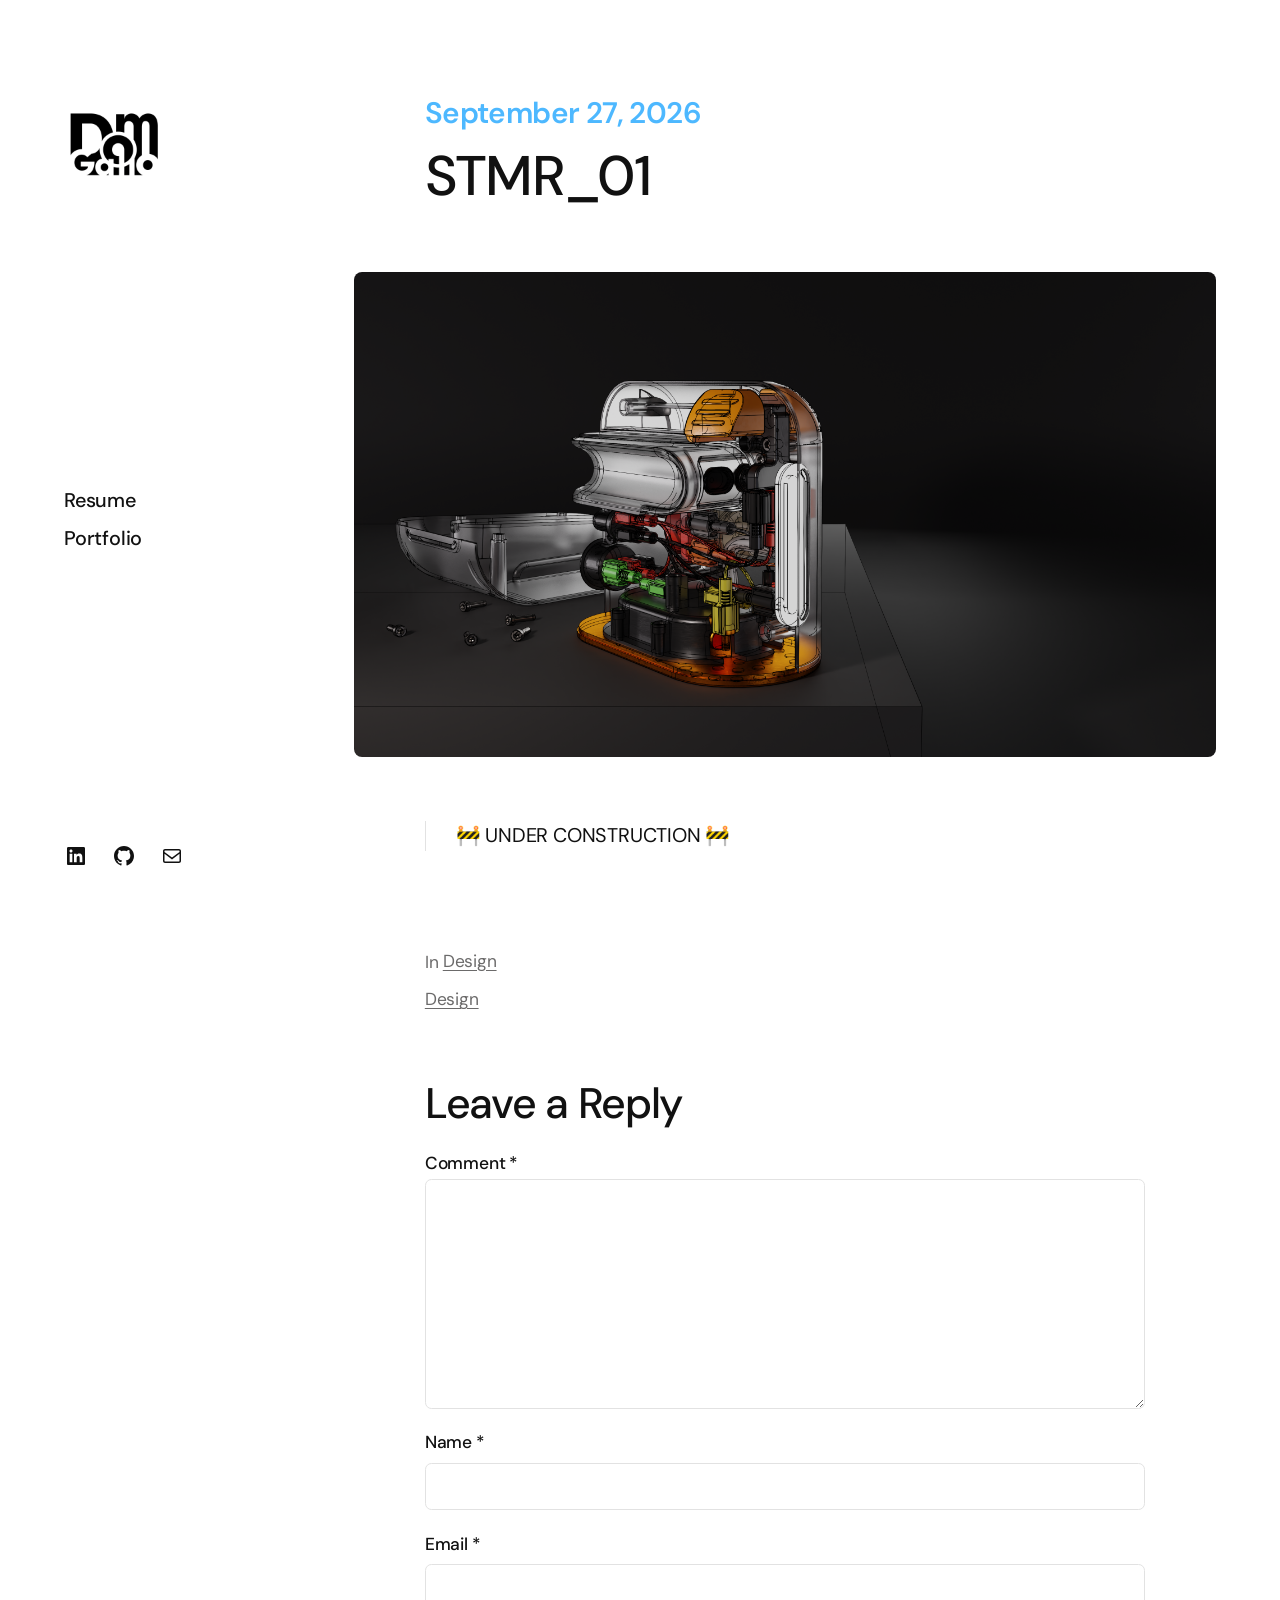
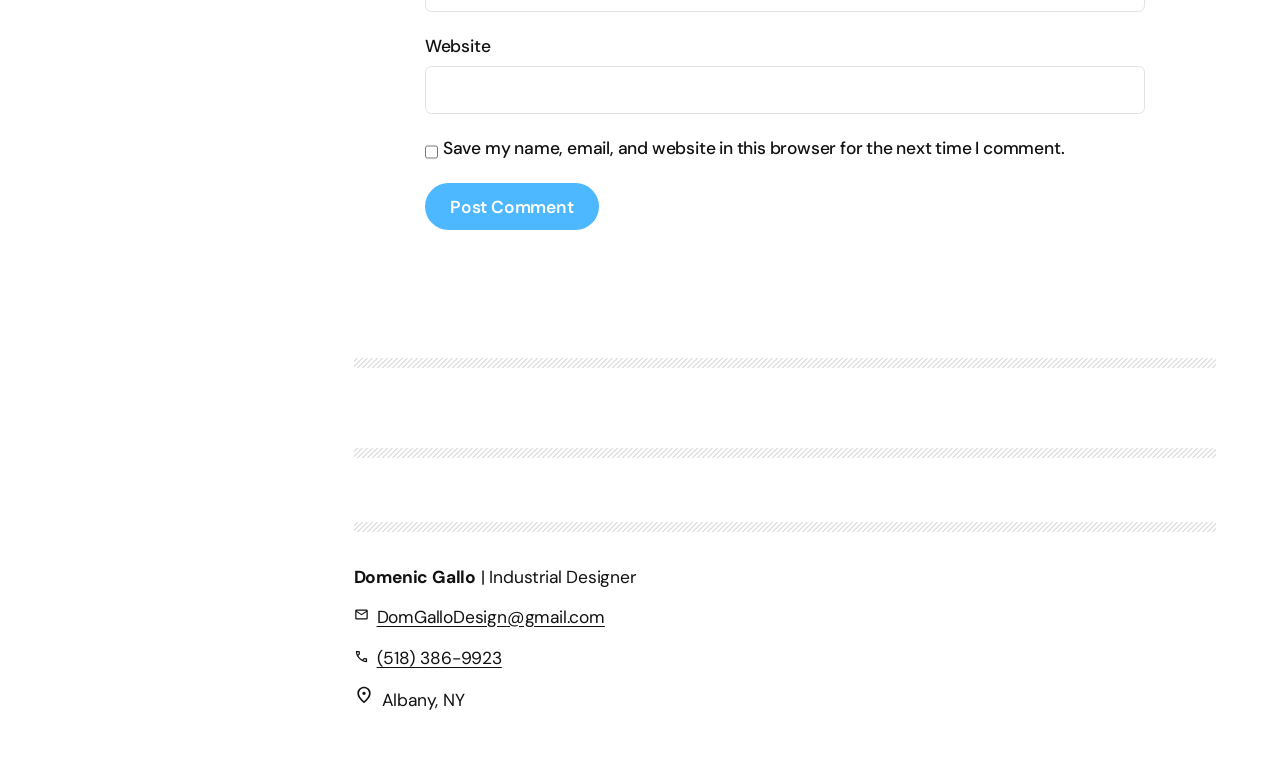
<file: 2026/09/27/stmr_01/index.html>
<!DOCTYPE html>
<html lang="en-US">
<head><meta charset="UTF-8">
	
	<meta name="viewport" content="width=device-width, initial-scale=1">
<meta name="robots" content="max-image-preview:large">
<title>STMR_01 – Domenic Gallo</title>






<style id="wp-img-auto-sizes-contain-inline-css">
img:is([sizes=auto i],[sizes^="auto," i]){contain-intrinsic-size:3000px 1500px}
/*# sourceURL=wp-img-auto-sizes-contain-inline-css */
</style>
<style id="wp-block-site-logo-inline-css">
.wp-block-site-logo{box-sizing:border-box;line-height:0}.wp-block-site-logo a{display:inline-block;line-height:0}.wp-block-site-logo.is-default-size img{height:auto;width:120px}.wp-block-site-logo img{height:auto;max-width:100%}.wp-block-site-logo a,.wp-block-site-logo img{border-radius:inherit}.wp-block-site-logo.aligncenter{margin-left:auto;margin-right:auto;text-align:center}:root :where(.wp-block-site-logo.is-style-rounded){border-radius:9999px}
/*# sourceURL=/wp-includes/blocks/site-logo/style.min.css */
</style>
<style id="wp-block-navigation-link-inline-css">
.wp-block-navigation .wp-block-navigation-item__label{overflow-wrap:break-word}.wp-block-navigation .wp-block-navigation-item__description{display:none}.link-ui-tools{outline:1px solid #f0f0f0;padding:8px}.link-ui-block-inserter{padding-top:8px}.link-ui-block-inserter__back{margin-left:8px;text-transform:uppercase}
/*# sourceURL=/wp-includes/blocks/navigation-link/style.min.css */
</style>
<link rel="stylesheet" id="wp-block-navigation-css" href="/wp-includes/blocks/navigation/style.min.css?ver=7.1.3" media="all">
<style id="wp-block-group-inline-css">
.wp-block-group{box-sizing:border-box}:where(.wp-block-group.wp-block-group-is-layout-constrained){position:relative}
/*# sourceURL=/wp-includes/blocks/group/style.min.css */
</style>
<style id="wp-block-social-links-inline-css">
.wp-block-social-links{background:none;box-sizing:border-box;margin-left:0;padding-left:0;padding-right:0;text-indent:0}.wp-block-social-links .wp-social-link a,.wp-block-social-links .wp-social-link a:hover{border-bottom:0;box-shadow:none;text-decoration:none}.wp-block-social-links .wp-social-link svg{height:1em;width:1em}.wp-block-social-links .wp-social-link span:not(.screen-reader-text){font-size:.65em;margin-left:.5em;margin-right:.5em}.wp-block-social-links.has-small-icon-size{font-size:16px}.wp-block-social-links,.wp-block-social-links.has-normal-icon-size{font-size:24px}.wp-block-social-links.has-large-icon-size{font-size:36px}.wp-block-social-links.has-huge-icon-size{font-size:48px}.wp-block-social-links.aligncenter{display:flex;justify-content:center}.wp-block-social-links.alignright{justify-content:flex-end}.wp-block-social-link{border-radius:9999px;display:block}@media not (prefers-reduced-motion){.wp-block-social-link{transition:transform .1s ease}}.wp-block-social-link{height:auto}.wp-block-social-link a{align-items:center;display:flex;line-height:0}.wp-block-social-link:hover{transform:scale(1.1)}.wp-block-social-links .wp-block-social-link.wp-social-link{display:inline-block;margin:0;padding:0}.wp-block-social-links .wp-block-social-link.wp-social-link .wp-block-social-link-anchor,.wp-block-social-links .wp-block-social-link.wp-social-link .wp-block-social-link-anchor svg,.wp-block-social-links .wp-block-social-link.wp-social-link .wp-block-social-link-anchor:active,.wp-block-social-links .wp-block-social-link.wp-social-link .wp-block-social-link-anchor:hover,.wp-block-social-links .wp-block-social-link.wp-social-link .wp-block-social-link-anchor:visited{fill:currentColor;color:currentColor}:where(.wp-block-social-links:not(.is-style-logos-only)) .wp-social-link{background-color:#f0f0f0;color:#444}:where(.wp-block-social-links:not(.is-style-logos-only)) .wp-social-link-amazon{background-color:#f90;color:#fff}:where(.wp-block-social-links:not(.is-style-logos-only)) .wp-social-link-bandcamp{background-color:#1ea0c3;color:#fff}:where(.wp-block-social-links:not(.is-style-logos-only)) .wp-social-link-behance{background-color:#0757fe;color:#fff}:where(.wp-block-social-links:not(.is-style-logos-only)) .wp-social-link-bluesky{background-color:#0a7aff;color:#fff}:where(.wp-block-social-links:not(.is-style-logos-only)) .wp-social-link-codepen{background-color:#1e1f26;color:#fff}:where(.wp-block-social-links:not(.is-style-logos-only)) .wp-social-link-deviantart{background-color:#02e49b;color:#fff}:where(.wp-block-social-links:not(.is-style-logos-only)) .wp-social-link-discord{background-color:#5865f2;color:#fff}:where(.wp-block-social-links:not(.is-style-logos-only)) .wp-social-link-dribbble{background-color:#e94c89;color:#fff}:where(.wp-block-social-links:not(.is-style-logos-only)) .wp-social-link-dropbox{background-color:#4280ff;color:#fff}:where(.wp-block-social-links:not(.is-style-logos-only)) .wp-social-link-etsy{background-color:#f45800;color:#fff}:where(.wp-block-social-links:not(.is-style-logos-only)) .wp-social-link-facebook{background-color:#0866ff;color:#fff}:where(.wp-block-social-links:not(.is-style-logos-only)) .wp-social-link-fivehundredpx{background-color:#000;color:#fff}:where(.wp-block-social-links:not(.is-style-logos-only)) .wp-social-link-flickr{background-color:#0461dd;color:#fff}:where(.wp-block-social-links:not(.is-style-logos-only)) .wp-social-link-foursquare{background-color:#e65678;color:#fff}:where(.wp-block-social-links:not(.is-style-logos-only)) .wp-social-link-github{background-color:#24292d;color:#fff}:where(.wp-block-social-links:not(.is-style-logos-only)) .wp-social-link-goodreads{background-color:#eceadd;color:#382110}:where(.wp-block-social-links:not(.is-style-logos-only)) .wp-social-link-google{background-color:#ea4434;color:#fff}:where(.wp-block-social-links:not(.is-style-logos-only)) .wp-social-link-gravatar{background-color:#1d4fc4;color:#fff}:where(.wp-block-social-links:not(.is-style-logos-only)) .wp-social-link-instagram{background-color:#f00075;color:#fff}:where(.wp-block-social-links:not(.is-style-logos-only)) .wp-social-link-lastfm{background-color:#e21b24;color:#fff}:where(.wp-block-social-links:not(.is-style-logos-only)) .wp-social-link-linkedin{background-color:#0d66c2;color:#fff}:where(.wp-block-social-links:not(.is-style-logos-only)) .wp-social-link-mastodon{background-color:#3288d4;color:#fff}:where(.wp-block-social-links:not(.is-style-logos-only)) .wp-social-link-medium{background-color:#000;color:#fff}:where(.wp-block-social-links:not(.is-style-logos-only)) .wp-social-link-meetup{background-color:#f6405f;color:#fff}:where(.wp-block-social-links:not(.is-style-logos-only)) .wp-social-link-patreon{background-color:#000;color:#fff}:where(.wp-block-social-links:not(.is-style-logos-only)) .wp-social-link-pinterest{background-color:#e60122;color:#fff}:where(.wp-block-social-links:not(.is-style-logos-only)) .wp-social-link-pocket{background-color:#ef4155;color:#fff}:where(.wp-block-social-links:not(.is-style-logos-only)) .wp-social-link-reddit{background-color:#ff4500;color:#fff}:where(.wp-block-social-links:not(.is-style-logos-only)) .wp-social-link-skype{background-color:#0478d7;color:#fff}:where(.wp-block-social-links:not(.is-style-logos-only)) .wp-social-link-snapchat{stroke:#000;background-color:#fefc00;color:#fff}:where(.wp-block-social-links:not(.is-style-logos-only)) .wp-social-link-soundcloud{background-color:#ff5600;color:#fff}:where(.wp-block-social-links:not(.is-style-logos-only)) .wp-social-link-spotify{background-color:#1bd760;color:#fff}:where(.wp-block-social-links:not(.is-style-logos-only)) .wp-social-link-telegram{background-color:#2aabee;color:#fff}:where(.wp-block-social-links:not(.is-style-logos-only)) .wp-social-link-threads{background-color:#000;color:#fff}:where(.wp-block-social-links:not(.is-style-logos-only)) .wp-social-link-tiktok{background-color:#000;color:#fff}:where(.wp-block-social-links:not(.is-style-logos-only)) .wp-social-link-tumblr{background-color:#011835;color:#fff}:where(.wp-block-social-links:not(.is-style-logos-only)) .wp-social-link-twitch{background-color:#6440a4;color:#fff}:where(.wp-block-social-links:not(.is-style-logos-only)) .wp-social-link-twitter{background-color:#1da1f2;color:#fff}:where(.wp-block-social-links:not(.is-style-logos-only)) .wp-social-link-vimeo{background-color:#1eb7ea;color:#fff}:where(.wp-block-social-links:not(.is-style-logos-only)) .wp-social-link-vk{background-color:#4680c2;color:#fff}:where(.wp-block-social-links:not(.is-style-logos-only)) .wp-social-link-wordpress{background-color:#3499cd;color:#fff}:where(.wp-block-social-links:not(.is-style-logos-only)) .wp-social-link-whatsapp{background-color:#25d366;color:#fff}:where(.wp-block-social-links:not(.is-style-logos-only)) .wp-social-link-x{background-color:#000;color:#fff}:where(.wp-block-social-links:not(.is-style-logos-only)) .wp-social-link-yelp{background-color:#d32422;color:#fff}:where(.wp-block-social-links:not(.is-style-logos-only)) .wp-social-link-youtube{background-color:red;color:#fff}:where(.wp-block-social-links.is-style-logos-only) .wp-social-link{background:none}:where(.wp-block-social-links.is-style-logos-only) .wp-social-link svg{height:1.25em;width:1.25em}:where(.wp-block-social-links.is-style-logos-only) .wp-social-link-amazon{color:#f90}:where(.wp-block-social-links.is-style-logos-only) .wp-social-link-bandcamp{color:#1ea0c3}:where(.wp-block-social-links.is-style-logos-only) .wp-social-link-behance{color:#0757fe}:where(.wp-block-social-links.is-style-logos-only) .wp-social-link-bluesky{color:#0a7aff}:where(.wp-block-social-links.is-style-logos-only) .wp-social-link-codepen{color:#1e1f26}:where(.wp-block-social-links.is-style-logos-only) .wp-social-link-deviantart{color:#02e49b}:where(.wp-block-social-links.is-style-logos-only) .wp-social-link-discord{color:#5865f2}:where(.wp-block-social-links.is-style-logos-only) .wp-social-link-dribbble{color:#e94c89}:where(.wp-block-social-links.is-style-logos-only) .wp-social-link-dropbox{color:#4280ff}:where(.wp-block-social-links.is-style-logos-only) .wp-social-link-etsy{color:#f45800}:where(.wp-block-social-links.is-style-logos-only) .wp-social-link-facebook{color:#0866ff}:where(.wp-block-social-links.is-style-logos-only) .wp-social-link-fivehundredpx{color:#000}:where(.wp-block-social-links.is-style-logos-only) .wp-social-link-flickr{color:#0461dd}:where(.wp-block-social-links.is-style-logos-only) .wp-social-link-foursquare{color:#e65678}:where(.wp-block-social-links.is-style-logos-only) .wp-social-link-github{color:#24292d}:where(.wp-block-social-links.is-style-logos-only) .wp-social-link-goodreads{color:#382110}:where(.wp-block-social-links.is-style-logos-only) .wp-social-link-google{color:#ea4434}:where(.wp-block-social-links.is-style-logos-only) .wp-social-link-gravatar{color:#1d4fc4}:where(.wp-block-social-links.is-style-logos-only) .wp-social-link-instagram{color:#f00075}:where(.wp-block-social-links.is-style-logos-only) .wp-social-link-lastfm{color:#e21b24}:where(.wp-block-social-links.is-style-logos-only) .wp-social-link-linkedin{color:#0d66c2}:where(.wp-block-social-links.is-style-logos-only) .wp-social-link-mastodon{color:#3288d4}:where(.wp-block-social-links.is-style-logos-only) .wp-social-link-medium{color:#000}:where(.wp-block-social-links.is-style-logos-only) .wp-social-link-meetup{color:#f6405f}:where(.wp-block-social-links.is-style-logos-only) .wp-social-link-patreon{color:#000}:where(.wp-block-social-links.is-style-logos-only) .wp-social-link-pinterest{color:#e60122}:where(.wp-block-social-links.is-style-logos-only) .wp-social-link-pocket{color:#ef4155}:where(.wp-block-social-links.is-style-logos-only) .wp-social-link-reddit{color:#ff4500}:where(.wp-block-social-links.is-style-logos-only) .wp-social-link-skype{color:#0478d7}:where(.wp-block-social-links.is-style-logos-only) .wp-social-link-snapchat{stroke:#000;color:#fff}:where(.wp-block-social-links.is-style-logos-only) .wp-social-link-soundcloud{color:#ff5600}:where(.wp-block-social-links.is-style-logos-only) .wp-social-link-spotify{color:#1bd760}:where(.wp-block-social-links.is-style-logos-only) .wp-social-link-telegram{color:#2aabee}:where(.wp-block-social-links.is-style-logos-only) .wp-social-link-threads{color:#000}:where(.wp-block-social-links.is-style-logos-only) .wp-social-link-tiktok{color:#000}:where(.wp-block-social-links.is-style-logos-only) .wp-social-link-tumblr{color:#011835}:where(.wp-block-social-links.is-style-logos-only) .wp-social-link-twitch{color:#6440a4}:where(.wp-block-social-links.is-style-logos-only) .wp-social-link-twitter{color:#1da1f2}:where(.wp-block-social-links.is-style-logos-only) .wp-social-link-vimeo{color:#1eb7ea}:where(.wp-block-social-links.is-style-logos-only) .wp-social-link-vk{color:#4680c2}:where(.wp-block-social-links.is-style-logos-only) .wp-social-link-whatsapp{color:#25d366}:where(.wp-block-social-links.is-style-logos-only) .wp-social-link-wordpress{color:#3499cd}:where(.wp-block-social-links.is-style-logos-only) .wp-social-link-x{color:#000}:where(.wp-block-social-links.is-style-logos-only) .wp-social-link-yelp{color:#d32422}:where(.wp-block-social-links.is-style-logos-only) .wp-social-link-youtube{color:red}.wp-block-social-links.is-style-pill-shape .wp-social-link{width:auto}:root :where(.wp-block-social-links .wp-social-link a){padding:.25em}:root :where(.wp-block-social-links.is-style-logos-only .wp-social-link a){padding:0}:root :where(.wp-block-social-links.is-style-pill-shape .wp-social-link a){padding-left:.6666666667em;padding-right:.6666666667em}.wp-block-social-links:not(.has-icon-color):not(.has-icon-background-color) .wp-social-link-snapchat .wp-block-social-link-label{color:#000}
/*# sourceURL=/wp-includes/blocks/social-links/style.min.css */
</style>
<style id="wp-block-post-date-inline-css">
.wp-block-post-date{box-sizing:border-box}
/*# sourceURL=/wp-includes/blocks/post-date/style.min.css */
</style>
<style id="wp-block-post-title-inline-css">
.wp-block-post-title{box-sizing:border-box;word-break:break-word}.wp-block-post-title :where(a){display:inline-block;font-family:inherit;font-size:inherit;font-style:inherit;font-weight:inherit;letter-spacing:inherit;line-height:inherit;text-decoration:inherit}
/*# sourceURL=/wp-includes/blocks/post-title/style.min.css */
</style>
<style id="wp-block-post-featured-image-inline-css">
.wp-block-post-featured-image{margin-left:0;margin-right:0}.wp-block-post-featured-image a{display:block;height:100%}.wp-block-post-featured-image :where(img){box-sizing:border-box;height:auto;max-width:100%;vertical-align:bottom;width:100%}.wp-block-post-featured-image.alignfull img,.wp-block-post-featured-image.alignwide img{width:100%}.wp-block-post-featured-image .wp-block-post-featured-image__overlay.has-background-dim{background-color:#000;inset:0;position:absolute}.wp-block-post-featured-image{position:relative}.wp-block-post-featured-image .wp-block-post-featured-image__overlay.has-background-gradient{background-color:transparent}.wp-block-post-featured-image .wp-block-post-featured-image__overlay.has-background-dim-0{opacity:0}.wp-block-post-featured-image .wp-block-post-featured-image__overlay.has-background-dim-10{opacity:.1}.wp-block-post-featured-image .wp-block-post-featured-image__overlay.has-background-dim-20{opacity:.2}.wp-block-post-featured-image .wp-block-post-featured-image__overlay.has-background-dim-30{opacity:.3}.wp-block-post-featured-image .wp-block-post-featured-image__overlay.has-background-dim-40{opacity:.4}.wp-block-post-featured-image .wp-block-post-featured-image__overlay.has-background-dim-50{opacity:.5}.wp-block-post-featured-image .wp-block-post-featured-image__overlay.has-background-dim-60{opacity:.6}.wp-block-post-featured-image .wp-block-post-featured-image__overlay.has-background-dim-70{opacity:.7}.wp-block-post-featured-image .wp-block-post-featured-image__overlay.has-background-dim-80{opacity:.8}.wp-block-post-featured-image .wp-block-post-featured-image__overlay.has-background-dim-90{opacity:.9}.wp-block-post-featured-image .wp-block-post-featured-image__overlay.has-background-dim-100{opacity:1}.wp-block-post-featured-image:where(.alignleft,.alignright){width:100%}
/*# sourceURL=/wp-includes/blocks/post-featured-image/style.min.css */
</style>
<style id="wp-block-paragraph-inline-css">
.is-small-text{font-size:.875em}.is-regular-text{font-size:1em}.is-large-text{font-size:2.25em}.is-larger-text{font-size:3em}.has-drop-cap:not(:focus):first-letter{float:left;font-size:8.4em;font-style:normal;font-weight:100;line-height:.68;margin:.05em .1em 0 0;text-transform:uppercase}body.rtl .has-drop-cap:not(:focus):first-letter{float:none;margin-left:.1em}p.has-drop-cap.has-background{overflow:hidden}:root :where(p.has-background){padding:1.25em 2.375em}:where(p.has-text-color:not(.has-link-color)) a{color:inherit}p.has-text-align-left[style*="writing-mode:vertical-lr"],p.has-text-align-right[style*="writing-mode:vertical-rl"]{rotate:180deg}
/*# sourceURL=/wp-includes/blocks/paragraph/style.min.css */
</style>
<style id="wp-block-quote-inline-css">
.wp-block-quote{box-sizing:border-box;overflow-wrap:break-word}.wp-block-quote.is-large:where(:not(.is-style-plain)),.wp-block-quote.is-style-large:where(:not(.is-style-plain)){margin-bottom:1em;padding:0 1em}.wp-block-quote.is-large:where(:not(.is-style-plain)) p,.wp-block-quote.is-style-large:where(:not(.is-style-plain)) p{font-size:1.5em;font-style:italic;line-height:1.6}.wp-block-quote.is-large:where(:not(.is-style-plain)) cite,.wp-block-quote.is-large:where(:not(.is-style-plain)) footer,.wp-block-quote.is-style-large:where(:not(.is-style-plain)) cite,.wp-block-quote.is-style-large:where(:not(.is-style-plain)) footer{font-size:1.125em;text-align:right}.wp-block-quote>cite{display:block}
/*# sourceURL=/wp-includes/blocks/quote/style.min.css */
</style>
<style id="wp-block-post-content-inline-css">
.wp-block-post-content{display:flow-root}
/*# sourceURL=/wp-includes/blocks/post-content/style.min.css */
</style>
<style id="wp-block-post-terms-inline-css">
.wp-block-post-terms{box-sizing:border-box}.wp-block-post-terms .wp-block-post-terms__separator{white-space:pre-wrap}
/*# sourceURL=/wp-includes/blocks/post-terms/style.min.css */
</style>
<style id="wp-block-post-comments-form-inline-css">
:where(.wp-block-post-comments-form input:not([type=submit])),:where(.wp-block-post-comments-form textarea){border:1px solid #949494;font-family:inherit;font-size:1em}:where(.wp-block-post-comments-form input:where(:not([type=submit]):not([type=checkbox]))),:where(.wp-block-post-comments-form textarea){padding:calc(.667em + 2px)}.wp-block-post-comments-form{box-sizing:border-box}.wp-block-post-comments-form[style*=font-weight] :where(.comment-reply-title){font-weight:inherit}.wp-block-post-comments-form[style*=font-family] :where(.comment-reply-title){font-family:inherit}.wp-block-post-comments-form[class*=-font-size] :where(.comment-reply-title),.wp-block-post-comments-form[style*=font-size] :where(.comment-reply-title){font-size:inherit}.wp-block-post-comments-form[style*=line-height] :where(.comment-reply-title){line-height:inherit}.wp-block-post-comments-form[style*=font-style] :where(.comment-reply-title){font-style:inherit}.wp-block-post-comments-form[style*=letter-spacing] :where(.comment-reply-title){letter-spacing:inherit}.wp-block-post-comments-form :where(input[type=submit]){box-shadow:none;cursor:pointer;display:inline-block;overflow-wrap:break-word;text-align:center}.wp-block-post-comments-form .comment-form input:not([type=submit]):not([type=checkbox]):not([type=hidden]),.wp-block-post-comments-form .comment-form textarea{box-sizing:border-box;display:block;width:100%}.wp-block-post-comments-form .comment-form-author label,.wp-block-post-comments-form .comment-form-email label,.wp-block-post-comments-form .comment-form-url label{display:block;margin-bottom:.25em}.wp-block-post-comments-form .comment-form-cookies-consent{display:flex;gap:.25em}.wp-block-post-comments-form .comment-form-cookies-consent #wp-comment-cookies-consent{margin-top:.35em}.wp-block-post-comments-form .comment-reply-title{margin-bottom:0}.wp-block-post-comments-form .comment-reply-title :where(small){font-size:var(--wp--preset--font-size--medium,smaller);margin-left:.5em}
/*# sourceURL=/wp-includes/blocks/post-comments-form/style.min.css */
</style>
<style id="wp-block-buttons-inline-css">
.wp-block-buttons{box-sizing:border-box}.wp-block-buttons.is-vertical{flex-direction:column}.wp-block-buttons.is-vertical>.wp-block-button:last-child{margin-bottom:0}.wp-block-buttons>.wp-block-button{display:inline-block;margin:0}.wp-block-buttons.is-content-justification-left{justify-content:flex-start}.wp-block-buttons.is-content-justification-left.is-vertical{align-items:flex-start}.wp-block-buttons.is-content-justification-center{justify-content:center}.wp-block-buttons.is-content-justification-center.is-vertical{align-items:center}.wp-block-buttons.is-content-justification-right{justify-content:flex-end}.wp-block-buttons.is-content-justification-right.is-vertical{align-items:flex-end}.wp-block-buttons.is-content-justification-space-between{justify-content:space-between}.wp-block-buttons.aligncenter{text-align:center}.wp-block-buttons:not(.is-content-justification-space-between,.is-content-justification-right,.is-content-justification-left,.is-content-justification-center) .wp-block-button.aligncenter{margin-left:auto;margin-right:auto;width:100%}.wp-block-buttons[style*=text-decoration] .wp-block-button,.wp-block-buttons[style*=text-decoration] .wp-block-button__link{text-decoration:inherit}.wp-block-buttons.has-custom-font-size .wp-block-button__link{font-size:inherit}.wp-block-buttons .wp-block-button__link{width:100%}.wp-block-button.aligncenter{text-align:center}
/*# sourceURL=/wp-includes/blocks/buttons/style.min.css */
</style>
<style id="wp-block-button-inline-css">
.wp-block-button__link{align-content:center;box-sizing:border-box;cursor:pointer;display:inline-block;height:100%;text-align:center;word-break:break-word}.wp-block-button__link.aligncenter{text-align:center}.wp-block-button__link.alignright{text-align:right}:where(.wp-block-button__link){border-radius:9999px;box-shadow:none;padding:calc(.667em + 2px) calc(1.333em + 2px);text-decoration:none}.wp-block-button[style*=text-decoration] .wp-block-button__link{text-decoration:inherit}.wp-block-buttons>.wp-block-button.has-custom-width{max-width:none}.wp-block-buttons>.wp-block-button.has-custom-width .wp-block-button__link{width:100%}.wp-block-buttons>.wp-block-button.has-custom-font-size .wp-block-button__link{font-size:inherit}.wp-block-buttons>.wp-block-button[class*=wp-block-button__width]{width:calc(var(--wp--block-button--width)*1% - var(--wp--style--block-gap, .5em)*(1 - var(--wp--block-button--width)/100))}.wp-block-buttons>.wp-block-button.wp-block-button__width-25{width:calc(25% - var(--wp--style--block-gap, .5em)*.75)}.wp-block-buttons>.wp-block-button.wp-block-button__width-50{width:calc(50% - var(--wp--style--block-gap, .5em)*.5)}.wp-block-buttons>.wp-block-button.wp-block-button__width-75{width:calc(75% - var(--wp--style--block-gap, .5em)*.25)}.wp-block-buttons>.wp-block-button.wp-block-button__width-100{flex-basis:100%;width:100%}.wp-block-buttons.is-vertical>.wp-block-button[class*=wp-block-button__width]{width:calc(var(--wp--block-button--width)*1%)}.wp-block-buttons.is-vertical>.wp-block-button.wp-block-button__width-25{width:25%}.wp-block-buttons.is-vertical>.wp-block-button.wp-block-button__width-50{width:50%}.wp-block-buttons.is-vertical>.wp-block-button.wp-block-button__width-75{width:75%}.wp-block-button.is-style-squared,.wp-block-button__link.wp-block-button.is-style-squared{border-radius:0}.wp-block-button.no-border-radius,.wp-block-button__link.no-border-radius{border-radius:0!important}:root :where(.wp-block-button .wp-block-button__link.is-style-outline),:root :where(.wp-block-button.is-style-outline>.wp-block-button__link){border:2px solid;padding:.667em 1.333em}:root :where(.wp-block-button .wp-block-button__link.is-style-outline:not(.has-text-color)),:root :where(.wp-block-button.is-style-outline>.wp-block-button__link:not(.has-text-color)){color:currentColor}:root :where(.wp-block-button .wp-block-button__link.is-style-outline:not(.has-background)),:root :where(.wp-block-button.is-style-outline>.wp-block-button__link:not(.has-background)){background-color:transparent;background-image:none}
/*# sourceURL=/wp-includes/blocks/button/style.min.css */
</style>
<style id="wp-block-separator-inline-css">
@charset "UTF-8";.wp-block-separator{border:none;border-top:2px solid}:root :where(.wp-block-separator.is-style-dots){height:auto;line-height:1;text-align:center}:root :where(.wp-block-separator.is-style-dots):before{color:currentColor;content:"···";font-family:serif;font-size:1.5em;letter-spacing:2em;padding-left:2em}.wp-block-separator.is-style-dots{background:none!important;border:none!important}
/*# sourceURL=/wp-includes/blocks/separator/style.min.css */
</style>
<style id="wp-block-post-navigation-link-inline-css">
.wp-block-post-navigation-link .wp-block-post-navigation-link__arrow-previous{display:inline-block;margin-right:1ch}.wp-block-post-navigation-link .wp-block-post-navigation-link__arrow-previous:not(.is-arrow-chevron){transform:scaleX(1)}.wp-block-post-navigation-link .wp-block-post-navigation-link__arrow-next{display:inline-block;margin-left:1ch}.wp-block-post-navigation-link .wp-block-post-navigation-link__arrow-next:not(.is-arrow-chevron){transform:scaleX(1)}.wp-block-post-navigation-link.has-text-align-left[style*="writing-mode: vertical-lr"],.wp-block-post-navigation-link.has-text-align-right[style*="writing-mode: vertical-rl"]{rotate:180deg}
/*# sourceURL=/wp-includes/blocks/post-navigation-link/style.min.css */
</style>
<style id="wp-block-query-pagination-inline-css">
.wp-block-query-pagination.is-content-justification-space-between>.wp-block-query-pagination-next:last-of-type{margin-inline-start:auto}.wp-block-query-pagination.is-content-justification-space-between>.wp-block-query-pagination-previous:first-child{margin-inline-end:auto}.wp-block-query-pagination .wp-block-query-pagination-previous-arrow{display:inline-block;margin-right:1ch}.wp-block-query-pagination .wp-block-query-pagination-previous-arrow:not(.is-arrow-chevron){transform:scaleX(1)}.wp-block-query-pagination .wp-block-query-pagination-next-arrow{display:inline-block;margin-left:1ch}.wp-block-query-pagination .wp-block-query-pagination-next-arrow:not(.is-arrow-chevron){transform:scaleX(1)}.wp-block-query-pagination.aligncenter{justify-content:center}
/*# sourceURL=/wp-includes/blocks/query-pagination/style.min.css */
</style>
<style id="safe-svg-svg-icon-style-inline-css">
.wp-block-safe-svg-svg-icon a{align-self:center}.safe-svg-cover{text-align:center}.safe-svg-cover .safe-svg-inside{display:inline-block;max-width:100%}.safe-svg-cover svg{fill:currentColor;height:100%;max-height:100%;max-width:100%;width:100%}

/*# sourceURL=/wp-content/plugins/safe-svg/dist/safe-svg-block-frontend.css */
</style>
<style id="wp-block-columns-inline-css">
.wp-block-columns{box-sizing:border-box;display:flex;flex-wrap:wrap!important}@media (min-width:782px){.wp-block-columns{flex-wrap:nowrap!important}}.wp-block-columns{align-items:normal!important}.wp-block-columns.are-vertically-aligned-top{align-items:flex-start}.wp-block-columns.are-vertically-aligned-center{align-items:center}.wp-block-columns.are-vertically-aligned-bottom{align-items:flex-end}@media (max-width:781px){.wp-block-columns:not(.is-not-stacked-on-mobile)>.wp-block-column{flex-basis:100%!important}}@media (min-width:782px){.wp-block-columns:not(.is-not-stacked-on-mobile)>.wp-block-column{flex-basis:0;flex-grow:1}.wp-block-columns:not(.is-not-stacked-on-mobile)>.wp-block-column[style*=flex-basis]{flex-grow:0}}.wp-block-columns.is-not-stacked-on-mobile{flex-wrap:nowrap!important}.wp-block-columns.is-not-stacked-on-mobile>.wp-block-column{flex-basis:0;flex-grow:1}.wp-block-columns.is-not-stacked-on-mobile>.wp-block-column[style*=flex-basis]{flex-grow:0}:where(.wp-block-columns){margin-bottom:1.75em}:where(.wp-block-columns.has-background){padding:1.25em 2.375em}.wp-block-column{flex-grow:1;min-width:0;overflow-wrap:break-word;word-break:break-word}.wp-block-column.is-vertically-aligned-top{align-self:flex-start}.wp-block-column.is-vertically-aligned-center{align-self:center}.wp-block-column.is-vertically-aligned-bottom{align-self:flex-end}.wp-block-column.is-vertically-aligned-stretch{align-self:stretch}.wp-block-column.is-vertically-aligned-bottom,.wp-block-column.is-vertically-aligned-center,.wp-block-column.is-vertically-aligned-top{width:100%}
/*# sourceURL=/wp-includes/blocks/columns/style.min.css */
</style>
<style id="wp-emoji-styles-inline-css">

	img.wp-smiley, img.emoji {
		display: inline !important;
		border: none !important;
		box-shadow: none !important;
		height: 1em !important;
		width: 1em !important;
		margin: 0 0.07em !important;
		vertical-align: -0.1em !important;
		background: none !important;
		padding: 0 !important;
	}
/*# sourceURL=wp-emoji-styles-inline-css */
</style>
<style id="wp-block-library-inline-css">
:root{--wp-block-synced-color:#7a00df;--wp-block-synced-color--rgb:122,0,223;--wp-bound-block-color:var(--wp-block-synced-color);--wp-editor-canvas-background:#ddd;--wp-admin-theme-color:#007cba;--wp-admin-theme-color--rgb:0,124,186;--wp-admin-theme-color-darker-10:#006ba1;--wp-admin-theme-color-darker-10--rgb:0,107,160.5;--wp-admin-theme-color-darker-20:#005a87;--wp-admin-theme-color-darker-20--rgb:0,90,135;--wp-admin-border-width-focus:2px}@media (min-resolution:192dpi){:root{--wp-admin-border-width-focus:1.5px}}.wp-element-button{cursor:pointer}:root .has-very-light-gray-background-color{background-color:#eee}:root .has-very-dark-gray-background-color{background-color:#313131}:root .has-very-light-gray-color{color:#eee}:root .has-very-dark-gray-color{color:#313131}:root .has-vivid-green-cyan-to-vivid-cyan-blue-gradient-background{background:linear-gradient(135deg,#00d084,#0693e3)}:root .has-purple-crush-gradient-background{background:linear-gradient(135deg,#34e2e4,#4721fb 50%,#ab1dfe)}:root .has-hazy-dawn-gradient-background{background:linear-gradient(135deg,#faaca8,#dad0ec)}:root .has-subdued-olive-gradient-background{background:linear-gradient(135deg,#fafae1,#67a671)}:root .has-atomic-cream-gradient-background{background:linear-gradient(135deg,#fdd79a,#004a59)}:root .has-nightshade-gradient-background{background:linear-gradient(135deg,#330968,#31cdcf)}:root .has-midnight-gradient-background{background:linear-gradient(135deg,#020381,#2874fc)}:root{--wp--preset--font-size--normal:16px;--wp--preset--font-size--huge:42px}.has-regular-font-size{font-size:1em}.has-larger-font-size{font-size:2.625em}.has-normal-font-size{font-size:var(--wp--preset--font-size--normal)}.has-huge-font-size{font-size:var(--wp--preset--font-size--huge)}:root .has-text-align-center{text-align:center}:root .has-text-align-left{text-align:left}:root .has-text-align-right{text-align:right}.has-fit-text{white-space:nowrap!important}#end-resizable-editor-section{display:none}.aligncenter{clear:both}.items-justified-left{justify-content:flex-start}.items-justified-center{justify-content:center}.items-justified-right{justify-content:flex-end}.items-justified-space-between{justify-content:space-between}.screen-reader-text{word-wrap:normal!important;border:0;clip-path:inset(50%);height:1px;margin:-1px;overflow:hidden;padding:0;position:absolute;width:1px;word-break:normal!important}.screen-reader-text:focus{background-color:#ddd;clip-path:none;color:#444;display:block;font-size:1em;height:auto;left:5px;line-height:normal;padding:15px 23px 14px;text-decoration:none;top:5px;width:auto;z-index:100000}html :where(.has-border-color){border-style:solid}html :where([style^=border-color],[style*=";border-color"],[style*="; border-color"]){border-style:solid}html :where([style^=border-top-color],[style*=";border-top-color"],[style*="; border-top-color"]){border-top-style:solid}html :where([style^=border-right-color],[style*=";border-right-color"],[style*="; border-right-color"]){border-right-style:solid}html :where([style^=border-bottom-color],[style*=";border-bottom-color"],[style*="; border-bottom-color"]){border-bottom-style:solid}html :where([style^=border-left-color],[style*=";border-left-color"],[style*="; border-left-color"]){border-left-style:solid}html :where([style^=border-width],[style*=";border-width"],[style*="; border-width"]){border-style:solid}html :where([style^=border-top-width],[style*=";border-top-width"],[style*="; border-top-width"]){border-top-style:solid}html :where([style^=border-right-width],[style*=";border-right-width"],[style*="; border-right-width"]){border-right-style:solid}html :where([style^=border-bottom-width],[style*=";border-bottom-width"],[style*="; border-bottom-width"]){border-bottom-style:solid}html :where([style^=border-left-width],[style*=";border-left-width"],[style*="; border-left-width"]){border-left-style:solid}html :where(img[class*=wp-image-]){height:auto;max-width:100%}:where(figure){margin:0 0 1em}html :where(.is-position-sticky){--wp-admin--admin-bar--position-offset:var(--wp-admin--admin-bar--height,0px)}@media screen and (max-width:600px){html :where(.is-position-sticky){--wp-admin--admin-bar--position-offset:0px}}
/*# sourceURL=/wp-includes/css/dist/block-library/common.min.css */
</style>
<style id="global-styles-inline-css">
:root{--wp--preset--aspect-ratio--square: 1;--wp--preset--aspect-ratio--4-3: 4/3;--wp--preset--aspect-ratio--3-4: 3/4;--wp--preset--aspect-ratio--3-2: 3/2;--wp--preset--aspect-ratio--2-3: 2/3;--wp--preset--aspect-ratio--16-9: 16/9;--wp--preset--aspect-ratio--9-16: 9/16;--wp--preset--color--black: #000000;--wp--preset--color--cyan-bluish-gray: #abb8c3;--wp--preset--color--white: #ffffff;--wp--preset--color--pale-pink: #f78da7;--wp--preset--color--vivid-red: #cf2e2e;--wp--preset--color--luminous-vivid-orange: #ff6900;--wp--preset--color--luminous-vivid-amber: #fcb900;--wp--preset--color--light-green-cyan: #7bdcb5;--wp--preset--color--vivid-green-cyan: #00d084;--wp--preset--color--pale-cyan-blue: #8ed1fc;--wp--preset--color--vivid-cyan-blue: #0693e3;--wp--preset--color--vivid-purple: #9b51e0;--wp--preset--color--foreground: #111111;--wp--preset--color--background: #FFFFFF;--wp--preset--color--primary: #4db8ff;--wp--preset--color--secondary: #6B6A6A;--wp--preset--color--tertiary: #E2E2E2;--wp--preset--color--quaternary: #F3F2F2;--wp--preset--gradient--vivid-cyan-blue-to-vivid-purple: linear-gradient(135deg,rgb(6,147,227) 0%,rgb(155,81,224) 100%);--wp--preset--gradient--light-green-cyan-to-vivid-green-cyan: linear-gradient(135deg,rgb(122,220,180) 0%,rgb(0,208,130) 100%);--wp--preset--gradient--luminous-vivid-amber-to-luminous-vivid-orange: linear-gradient(135deg,rgb(252,185,0) 0%,rgb(255,105,0) 100%);--wp--preset--gradient--luminous-vivid-orange-to-vivid-red: linear-gradient(135deg,rgb(255,105,0) 0%,rgb(207,46,46) 100%);--wp--preset--gradient--very-light-gray-to-cyan-bluish-gray: linear-gradient(135deg,rgb(238,238,238) 0%,rgb(169,184,195) 100%);--wp--preset--gradient--cool-to-warm-spectrum: linear-gradient(135deg,rgb(74,234,220) 0%,rgb(151,120,209) 20%,rgb(207,42,186) 40%,rgb(238,44,130) 60%,rgb(251,105,98) 80%,rgb(254,248,76) 100%);--wp--preset--gradient--blush-light-purple: linear-gradient(135deg,rgb(255,206,236) 0%,rgb(152,150,240) 100%);--wp--preset--gradient--blush-bordeaux: linear-gradient(135deg,rgb(254,205,165) 0%,rgb(254,45,45) 50%,rgb(107,0,62) 100%);--wp--preset--gradient--luminous-dusk: linear-gradient(135deg,rgb(255,203,112) 0%,rgb(199,81,192) 50%,rgb(65,88,208) 100%);--wp--preset--gradient--pale-ocean: linear-gradient(135deg,rgb(255,245,203) 0%,rgb(182,227,212) 50%,rgb(51,167,181) 100%);--wp--preset--gradient--electric-grass: linear-gradient(135deg,rgb(202,248,128) 0%,rgb(113,206,126) 100%);--wp--preset--gradient--midnight: linear-gradient(135deg,rgb(2,3,129) 0%,rgb(40,116,252) 100%);--wp--preset--gradient--foreground-to-background: linear-gradient(160deg, var(--wp--preset--color--foreground), var(--wp--preset--color--background));--wp--preset--gradient--foreground-to-primary: linear-gradient(160deg, var(--wp--preset--color--foreground), var(--wp--preset--color--primary));--wp--preset--gradient--foreground-to-secondary: linear-gradient(160deg, var(--wp--preset--color--foreground), var(--wp--preset--color--secondary));--wp--preset--gradient--foreground-to-quaternary: linear-gradient(160deg, var(--wp--preset--color--foreground), var(--wp--preset--color--quaternary));--wp--preset--gradient--foreground-to-tertiary: linear-gradient(160deg, var(--wp--preset--color--foreground), var(--wp--preset--color--tertiary));--wp--preset--gradient--background-to-foreground: linear-gradient(160deg, var(--wp--preset--color--background), var(--wp--preset--color--foreground));--wp--preset--gradient--background-to-primary: linear-gradient(160deg, var(--wp--preset--color--background), var(--wp--preset--color--primary));--wp--preset--gradient--background-to-secondary: linear-gradient(160deg, var(--wp--preset--color--background), var(--wp--preset--color--secondary));--wp--preset--gradient--background-to-quaternary: linear-gradient(160deg, var(--wp--preset--color--background), var(--wp--preset--color--quaternary));--wp--preset--gradient--background-to-tertiary: linear-gradient(160deg, var(--wp--preset--color--background), var(--wp--preset--color--tertiary));--wp--preset--gradient--primary-to-background: linear-gradient(160deg, var(--wp--preset--color--primary), var(--wp--preset--color--background));--wp--preset--gradient--primary-to-foreground: linear-gradient(160deg, var(--wp--preset--color--primary), var(--wp--preset--color--foreground));--wp--preset--gradient--primary-to-secondary: linear-gradient(160deg, var(--wp--preset--color--primary), var(--wp--preset--color--secondary));--wp--preset--gradient--primary-to-quaternary: linear-gradient(160deg, var(--wp--preset--color--primary), var(--wp--preset--color--quaternary));--wp--preset--gradient--primary-to-tertiary: linear-gradient(160deg, var(--wp--preset--color--primary), var(--wp--preset--color--tertiary));--wp--preset--gradient--secondary-to-background: linear-gradient(160deg, var(--wp--preset--color--secondary), var(--wp--preset--color--background));--wp--preset--gradient--secondary-to-foreground: linear-gradient(160deg, var(--wp--preset--color--secondary), var(--wp--preset--color--foreground));--wp--preset--gradient--secondary-to-primary: linear-gradient(160deg, var(--wp--preset--color--secondary), var(--wp--preset--color--primary));--wp--preset--gradient--secondary-to-quaternary: linear-gradient(160deg, var(--wp--preset--color--secondary), var(--wp--preset--color--quaternary));--wp--preset--gradient--secondary-to-tertiary: linear-gradient(160deg, var(--wp--preset--color--secondary), var(--wp--preset--color--tertiary));--wp--preset--gradient--tertiary-to-background: linear-gradient(160deg, var(--wp--preset--color--tertiary), var(--wp--preset--color--background));--wp--preset--gradient--tertiary-to-foreground: linear-gradient(160deg, var(--wp--preset--color--tertiary), var(--wp--preset--color--foreground));--wp--preset--gradient--tertiary-to-primary: linear-gradient(160deg, var(--wp--preset--color--tertiary), var(--wp--preset--color--primary));--wp--preset--gradient--tertiary-to-secondary: linear-gradient(160deg, var(--wp--preset--color--tertiary), var(--wp--preset--color--secondary));--wp--preset--gradient--tertiary-to-quaternary: linear-gradient(160deg, var(--wp--preset--color--tertiary), var(--wp--preset--color--quaternary));--wp--preset--gradient--quaternary-to-background: linear-gradient(160deg, var(--wp--preset--color--quaternary), var(--wp--preset--color--background));--wp--preset--gradient--quaternary-to-foreground: linear-gradient(160deg, var(--wp--preset--color--quaternary), var(--wp--preset--color--foreground));--wp--preset--gradient--quaternary-to-primary: linear-gradient(160deg, var(--wp--preset--color--quaternary), var(--wp--preset--color--primary));--wp--preset--gradient--quaternary-to-secondary: linear-gradient(160deg, var(--wp--preset--color--quaternary), var(--wp--preset--color--secondary));--wp--preset--gradient--quaternary-to-tertiary: linear-gradient(160deg, var(--wp--preset--color--quaternary), var(--wp--preset--color--tertiary));--wp--preset--font-size--small: clamp(16px, 1rem + ((1vw - 3.2px) * 0.147), 18px);--wp--preset--font-size--medium: clamp(17px, 1.063rem + ((1vw - 3.2px) * 0.294), 21px);--wp--preset--font-size--large: clamp(21px, 1.313rem + ((1vw - 3.2px) * 0.221), 24px);--wp--preset--font-size--x-large: clamp(25.014px, 1.563rem + ((1vw - 3.2px) * 1.249), 42px);--wp--preset--font-size--tiny: clamp(14px, 0.875rem + ((1vw - 3.2px) * 0.147), 16px);--wp--preset--font-size--extra-large: clamp(24px, 1.5rem + ((1vw - 3.2px) * 0.588), 32px);--wp--preset--font-size--huge: clamp(36px, 2.25rem + ((1vw - 3.2px) * 2.059), 64px);--wp--preset--font-size--gigantic: clamp(64px, 4rem + ((1vw - 3.2px) * 2.353), 96px);--wp--preset--font-size--heading-1: clamp(36px, 2.25rem + ((1vw - 3.2px) * 2.059), 64px);--wp--preset--font-size--heading-2: clamp(33px, 2.063rem + ((1vw - 3.2px) * 1.691), 56px);--wp--preset--font-size--heading-3: clamp(30px, 1.875rem + ((1vw - 3.2px) * 1.324), 48px);--wp--preset--font-size--heading-4: clamp(27px, 1.688rem + ((1vw - 3.2px) * 0.956), 40px);--wp--preset--font-size--heading-5: clamp(24px, 1.5rem + ((1vw - 3.2px) * 0.588), 32px);--wp--preset--font-size--heading-6: clamp(21px, 1.313rem + ((1vw - 3.2px) * 0.441), 27px);--wp--preset--font-family--chivo-mono: "Chivo Mono", monospace;--wp--preset--font-family--dm-sans: "DM Sans", sans-serif;--wp--preset--spacing--20: 12px;--wp--preset--spacing--30: 16px;--wp--preset--spacing--40: 24px;--wp--preset--spacing--50: 32px;--wp--preset--spacing--60: clamp(32px, 7.5vw, 40px);--wp--preset--spacing--70: clamp(48px, 9vw, 64px);--wp--preset--spacing--80: clamp( 64px, 6.666vw, 96px );--wp--preset--spacing--10: 8px;--wp--preset--spacing--body-gutter: clamp( 32px, 5vw, 64px );--wp--preset--shadow--natural: 6px 6px 9px rgba(0, 0, 0, 0.2);--wp--preset--shadow--deep: 12px 12px 50px rgba(0, 0, 0, 0.4);--wp--preset--shadow--sharp: 6px 6px 0px rgba(0, 0, 0, 0.2);--wp--preset--shadow--outlined: 6px 6px 0px -3px rgb(255, 255, 255), 6px 6px rgb(0, 0, 0);--wp--preset--shadow--crisp: 6px 6px 0px rgb(0, 0, 0);--wp--custom--spacing--baseline: 16px;--wp--custom--spacing--small: min(32px, 6.4vw);--wp--custom--spacing--gutter: clamp( calc( 2 * var( --wp--custom--spacing--baseline ) ), 6.666vw, calc( 4 * var( --wp--custom--spacing--baseline ) ) );--wp--custom--spacing--outer: var( --wp--custom--spacing--gutter );--wp--custom--typography--letter-spacing--body: -0.01em;--wp--custom--typography--letter-spacing--heading: -0.02em;--wp--custom--typography--letter-spacing--gigantic: -0.03em;--wp--custom--typography--letter-spacing--uppercase: 0;--wp--custom--typography--line-height--body: 1.5em;--wp--custom--typography--line-height--headings--gigantic: 1.05;--wp--custom--typography--line-height--headings--large: 1.15;--wp--custom--typography--line-height--headings--small: 1.25;}.wp-block-button{--wp--preset--dimension--25: 25%;--wp--preset--dimension--50: 50%;--wp--preset--dimension--75: 75%;--wp--preset--dimension--100: 100%;}:root { --wp--style--global--content-size: 720px;--wp--style--global--wide-size: 1680px; }:where(body) { margin: 0; }.wp-site-blocks { padding-top: var(--wp--style--root--padding-top); padding-bottom: var(--wp--style--root--padding-bottom); }.has-global-padding { padding-right: var(--wp--style--root--padding-right); padding-left: var(--wp--style--root--padding-left); }.has-global-padding > .alignfull { margin-right: calc(var(--wp--style--root--padding-right) * -1); margin-left: calc(var(--wp--style--root--padding-left) * -1); }.has-global-padding :where(:not(.alignfull.is-layout-flow) > .has-global-padding:not(.wp-block-block, .alignfull)) { padding-right: 0; padding-left: 0; }.has-global-padding :where(:not(.alignfull.is-layout-flow) > .has-global-padding:not(.wp-block-block, .alignfull)) > .alignfull { margin-left: 0; margin-right: 0; }.wp-site-blocks > .alignleft { float: left; margin-right: 2em; }.wp-site-blocks > .alignright { float: right; margin-left: 2em; }.wp-site-blocks > .aligncenter { justify-content: center; margin-left: auto; margin-right: auto; }:where(.wp-site-blocks) > * { margin-block-start: min(32px, 6.4vw); margin-block-end: 0; }:where(.wp-site-blocks) > :first-child { margin-block-start: 0; }:where(.wp-site-blocks) > :last-child { margin-block-end: 0; }:root { --wp--style--block-gap: min(32px, 6.4vw); }:root :where(.is-layout-flow) > :first-child{margin-block-start: 0;}:root :where(.is-layout-flow) > :last-child{margin-block-end: 0;}:root :where(.is-layout-flow) > *{margin-block-start: min(32px, 6.4vw);margin-block-end: 0;}:root :where(.is-layout-constrained) > :first-child{margin-block-start: 0;}:root :where(.is-layout-constrained) > :last-child{margin-block-end: 0;}:root :where(.is-layout-constrained) > *{margin-block-start: min(32px, 6.4vw);margin-block-end: 0;}:root :where(.is-layout-flex){gap: min(32px, 6.4vw);}:root :where(.is-layout-grid){gap: min(32px, 6.4vw);}.is-layout-flow > .alignleft{float: left;margin-inline-start: 0;margin-inline-end: 2em;}.is-layout-flow > .alignright{float: right;margin-inline-start: 2em;margin-inline-end: 0;}.is-layout-flow > .aligncenter{margin-left: auto !important;margin-right: auto !important;}.is-layout-constrained > .alignleft{float: left;margin-inline-start: 0;margin-inline-end: 2em;}.is-layout-constrained > .alignright{float: right;margin-inline-start: 2em;margin-inline-end: 0;}.is-layout-constrained > .aligncenter{margin-left: auto !important;margin-right: auto !important;}.is-layout-constrained > :where(:not(.alignleft):not(.alignright):not(.alignfull)){max-width: var(--wp--style--global--content-size);margin-left: auto !important;margin-right: auto !important;}.is-layout-constrained > .alignwide{max-width: var(--wp--style--global--wide-size);}body .is-layout-flex{display: flex;}.is-layout-flex{flex-wrap: wrap;align-items: center;}.is-layout-flex > :is(*, div){margin: 0;}body .is-layout-grid{display: grid;}.is-layout-grid > :is(*, div){margin: 0;}body{background-color: var(--wp--preset--color--background);color: var(--wp--preset--color--foreground);font-family: var(--wp--preset--font-family--dm-sans);font-size: var(--wp--preset--font-size--medium);font-style: normal;font-weight: 400;letter-spacing: var(--wp--custom--typography--letter-spacing--body);line-height: var(--wp--custom--typography--line-height--body);--wp--style--root--padding-top: var(--wp--preset--spacing--body-gutter);--wp--style--root--padding-right: var(--wp--preset--spacing--body-gutter);--wp--style--root--padding-bottom: var(--wp--preset--spacing--body-gutter);--wp--style--root--padding-left: var(--wp--preset--spacing--body-gutter);}a:where(:not(.wp-element-button)){color: inherit;font-family: var(--wp--preset--font-family--dm-sans);text-decoration: underline;}:root :where(a:where(:not(.wp-element-button)):hover){text-decoration: none;}h1, h2, h3, h4, h5, h6{font-family: var(--wp--preset--font-family--dm-sans);font-style: normal;font-weight: 500;letter-spacing: var(--wp--custom--typography--letter-spacing--gigantic);margin-top: .75em;margin-bottom: 1em;}h1{font-size: var(--wp--preset--font-size--heading-1);line-height: var(--wp--custom--typography--line-height--headings--large);}h2{font-size: var(--wp--preset--font-size--heading-2);line-height: var(--wp--custom--typography--line-height--headings--large);}h3{font-size: var(--wp--preset--font-size--heading-3);line-height: var(--wp--custom--typography--line-height--headings--large);}h4{font-size: var(--wp--preset--font-size--heading-4);line-height: var(--wp--custom--typography--line-height--headings--large);}h5{font-size: var(--wp--preset--font-size--heading-5);line-height: var(--wp--custom--typography--line-height--headings--small);}h6{font-size: var(--wp--preset--font-size--heading-6);line-height: var(--wp--custom--typography--line-height--headings--small);}:root :where(.wp-element-button, .wp-block-button__link){background-color: var(--wp--preset--color--primary);border-radius: 999px;border-width: 0;color: var(--wp--preset--color--background);font-family: var(--wp--preset--font-family--dm-sans);font-size: var(--wp--preset--font-size--small);font-style: inherit;font-weight: 600;letter-spacing: inherit;line-height: var(--wp--custom--typography--line-height--headings--large);padding-top: calc(0.667em + 2px);padding-right: calc(1.333em + 2px);padding-bottom: calc(0.667em + 2px);padding-left: calc(1.333em + 2px);text-decoration: none;text-transform: inherit;}:root :where(.wp-element-caption, .wp-block-audio figcaption, .wp-block-embed figcaption, .wp-block-gallery figcaption, .wp-block-image figcaption, .wp-block-table figcaption, .wp-block-video figcaption){color: var(--wp--preset--color--secondary);font-family: var(--wp--preset--font-family--chivo-mono);font-size: var(--wp--preset--font-size--small);margin-top: .75em;margin-bottom: 0;}cite{font-size: var(--wp--preset--font-size--medium);font-style: normal;text-transform: none;}.has-black-color{color: var(--wp--preset--color--black) !important;}.has-cyan-bluish-gray-color{color: var(--wp--preset--color--cyan-bluish-gray) !important;}.has-white-color{color: var(--wp--preset--color--white) !important;}.has-pale-pink-color{color: var(--wp--preset--color--pale-pink) !important;}.has-vivid-red-color{color: var(--wp--preset--color--vivid-red) !important;}.has-luminous-vivid-orange-color{color: var(--wp--preset--color--luminous-vivid-orange) !important;}.has-luminous-vivid-amber-color{color: var(--wp--preset--color--luminous-vivid-amber) !important;}.has-light-green-cyan-color{color: var(--wp--preset--color--light-green-cyan) !important;}.has-vivid-green-cyan-color{color: var(--wp--preset--color--vivid-green-cyan) !important;}.has-pale-cyan-blue-color{color: var(--wp--preset--color--pale-cyan-blue) !important;}.has-vivid-cyan-blue-color{color: var(--wp--preset--color--vivid-cyan-blue) !important;}.has-vivid-purple-color{color: var(--wp--preset--color--vivid-purple) !important;}.has-foreground-color{color: var(--wp--preset--color--foreground) !important;}.has-background-color{color: var(--wp--preset--color--background) !important;}.has-primary-color{color: var(--wp--preset--color--primary) !important;}.has-secondary-color{color: var(--wp--preset--color--secondary) !important;}.has-tertiary-color{color: var(--wp--preset--color--tertiary) !important;}.has-quaternary-color{color: var(--wp--preset--color--quaternary) !important;}.has-black-background-color{background-color: var(--wp--preset--color--black) !important;}.has-cyan-bluish-gray-background-color{background-color: var(--wp--preset--color--cyan-bluish-gray) !important;}.has-white-background-color{background-color: var(--wp--preset--color--white) !important;}.has-pale-pink-background-color{background-color: var(--wp--preset--color--pale-pink) !important;}.has-vivid-red-background-color{background-color: var(--wp--preset--color--vivid-red) !important;}.has-luminous-vivid-orange-background-color{background-color: var(--wp--preset--color--luminous-vivid-orange) !important;}.has-luminous-vivid-amber-background-color{background-color: var(--wp--preset--color--luminous-vivid-amber) !important;}.has-light-green-cyan-background-color{background-color: var(--wp--preset--color--light-green-cyan) !important;}.has-vivid-green-cyan-background-color{background-color: var(--wp--preset--color--vivid-green-cyan) !important;}.has-pale-cyan-blue-background-color{background-color: var(--wp--preset--color--pale-cyan-blue) !important;}.has-vivid-cyan-blue-background-color{background-color: var(--wp--preset--color--vivid-cyan-blue) !important;}.has-vivid-purple-background-color{background-color: var(--wp--preset--color--vivid-purple) !important;}.has-foreground-background-color{background-color: var(--wp--preset--color--foreground) !important;}.has-background-background-color{background-color: var(--wp--preset--color--background) !important;}.has-primary-background-color{background-color: var(--wp--preset--color--primary) !important;}.has-secondary-background-color{background-color: var(--wp--preset--color--secondary) !important;}.has-tertiary-background-color{background-color: var(--wp--preset--color--tertiary) !important;}.has-quaternary-background-color{background-color: var(--wp--preset--color--quaternary) !important;}.has-black-border-color{border-color: var(--wp--preset--color--black) !important;}.has-cyan-bluish-gray-border-color{border-color: var(--wp--preset--color--cyan-bluish-gray) !important;}.has-white-border-color{border-color: var(--wp--preset--color--white) !important;}.has-pale-pink-border-color{border-color: var(--wp--preset--color--pale-pink) !important;}.has-vivid-red-border-color{border-color: var(--wp--preset--color--vivid-red) !important;}.has-luminous-vivid-orange-border-color{border-color: var(--wp--preset--color--luminous-vivid-orange) !important;}.has-luminous-vivid-amber-border-color{border-color: var(--wp--preset--color--luminous-vivid-amber) !important;}.has-light-green-cyan-border-color{border-color: var(--wp--preset--color--light-green-cyan) !important;}.has-vivid-green-cyan-border-color{border-color: var(--wp--preset--color--vivid-green-cyan) !important;}.has-pale-cyan-blue-border-color{border-color: var(--wp--preset--color--pale-cyan-blue) !important;}.has-vivid-cyan-blue-border-color{border-color: var(--wp--preset--color--vivid-cyan-blue) !important;}.has-vivid-purple-border-color{border-color: var(--wp--preset--color--vivid-purple) !important;}.has-foreground-border-color{border-color: var(--wp--preset--color--foreground) !important;}.has-background-border-color{border-color: var(--wp--preset--color--background) !important;}.has-primary-border-color{border-color: var(--wp--preset--color--primary) !important;}.has-secondary-border-color{border-color: var(--wp--preset--color--secondary) !important;}.has-tertiary-border-color{border-color: var(--wp--preset--color--tertiary) !important;}.has-quaternary-border-color{border-color: var(--wp--preset--color--quaternary) !important;}.has-vivid-cyan-blue-to-vivid-purple-gradient-background{background: var(--wp--preset--gradient--vivid-cyan-blue-to-vivid-purple) !important;}.has-light-green-cyan-to-vivid-green-cyan-gradient-background{background: var(--wp--preset--gradient--light-green-cyan-to-vivid-green-cyan) !important;}.has-luminous-vivid-amber-to-luminous-vivid-orange-gradient-background{background: var(--wp--preset--gradient--luminous-vivid-amber-to-luminous-vivid-orange) !important;}.has-luminous-vivid-orange-to-vivid-red-gradient-background{background: var(--wp--preset--gradient--luminous-vivid-orange-to-vivid-red) !important;}.has-very-light-gray-to-cyan-bluish-gray-gradient-background{background: var(--wp--preset--gradient--very-light-gray-to-cyan-bluish-gray) !important;}.has-cool-to-warm-spectrum-gradient-background{background: var(--wp--preset--gradient--cool-to-warm-spectrum) !important;}.has-blush-light-purple-gradient-background{background: var(--wp--preset--gradient--blush-light-purple) !important;}.has-blush-bordeaux-gradient-background{background: var(--wp--preset--gradient--blush-bordeaux) !important;}.has-luminous-dusk-gradient-background{background: var(--wp--preset--gradient--luminous-dusk) !important;}.has-pale-ocean-gradient-background{background: var(--wp--preset--gradient--pale-ocean) !important;}.has-electric-grass-gradient-background{background: var(--wp--preset--gradient--electric-grass) !important;}.has-midnight-gradient-background{background: var(--wp--preset--gradient--midnight) !important;}.has-foreground-to-background-gradient-background{background: var(--wp--preset--gradient--foreground-to-background) !important;}.has-foreground-to-primary-gradient-background{background: var(--wp--preset--gradient--foreground-to-primary) !important;}.has-foreground-to-secondary-gradient-background{background: var(--wp--preset--gradient--foreground-to-secondary) !important;}.has-foreground-to-quaternary-gradient-background{background: var(--wp--preset--gradient--foreground-to-quaternary) !important;}.has-foreground-to-tertiary-gradient-background{background: var(--wp--preset--gradient--foreground-to-tertiary) !important;}.has-background-to-foreground-gradient-background{background: var(--wp--preset--gradient--background-to-foreground) !important;}.has-background-to-primary-gradient-background{background: var(--wp--preset--gradient--background-to-primary) !important;}.has-background-to-secondary-gradient-background{background: var(--wp--preset--gradient--background-to-secondary) !important;}.has-background-to-quaternary-gradient-background{background: var(--wp--preset--gradient--background-to-quaternary) !important;}.has-background-to-tertiary-gradient-background{background: var(--wp--preset--gradient--background-to-tertiary) !important;}.has-primary-to-background-gradient-background{background: var(--wp--preset--gradient--primary-to-background) !important;}.has-primary-to-foreground-gradient-background{background: var(--wp--preset--gradient--primary-to-foreground) !important;}.has-primary-to-secondary-gradient-background{background: var(--wp--preset--gradient--primary-to-secondary) !important;}.has-primary-to-quaternary-gradient-background{background: var(--wp--preset--gradient--primary-to-quaternary) !important;}.has-primary-to-tertiary-gradient-background{background: var(--wp--preset--gradient--primary-to-tertiary) !important;}.has-secondary-to-background-gradient-background{background: var(--wp--preset--gradient--secondary-to-background) !important;}.has-secondary-to-foreground-gradient-background{background: var(--wp--preset--gradient--secondary-to-foreground) !important;}.has-secondary-to-primary-gradient-background{background: var(--wp--preset--gradient--secondary-to-primary) !important;}.has-secondary-to-quaternary-gradient-background{background: var(--wp--preset--gradient--secondary-to-quaternary) !important;}.has-secondary-to-tertiary-gradient-background{background: var(--wp--preset--gradient--secondary-to-tertiary) !important;}.has-tertiary-to-background-gradient-background{background: var(--wp--preset--gradient--tertiary-to-background) !important;}.has-tertiary-to-foreground-gradient-background{background: var(--wp--preset--gradient--tertiary-to-foreground) !important;}.has-tertiary-to-primary-gradient-background{background: var(--wp--preset--gradient--tertiary-to-primary) !important;}.has-tertiary-to-secondary-gradient-background{background: var(--wp--preset--gradient--tertiary-to-secondary) !important;}.has-tertiary-to-quaternary-gradient-background{background: var(--wp--preset--gradient--tertiary-to-quaternary) !important;}.has-quaternary-to-background-gradient-background{background: var(--wp--preset--gradient--quaternary-to-background) !important;}.has-quaternary-to-foreground-gradient-background{background: var(--wp--preset--gradient--quaternary-to-foreground) !important;}.has-quaternary-to-primary-gradient-background{background: var(--wp--preset--gradient--quaternary-to-primary) !important;}.has-quaternary-to-secondary-gradient-background{background: var(--wp--preset--gradient--quaternary-to-secondary) !important;}.has-quaternary-to-tertiary-gradient-background{background: var(--wp--preset--gradient--quaternary-to-tertiary) !important;}.has-small-font-size{font-size: var(--wp--preset--font-size--small) !important;}.has-medium-font-size{font-size: var(--wp--preset--font-size--medium) !important;}.has-large-font-size{font-size: var(--wp--preset--font-size--large) !important;}.has-x-large-font-size{font-size: var(--wp--preset--font-size--x-large) !important;}.has-tiny-font-size{font-size: var(--wp--preset--font-size--tiny) !important;}.has-extra-large-font-size{font-size: var(--wp--preset--font-size--extra-large) !important;}.has-huge-font-size{font-size: var(--wp--preset--font-size--huge) !important;}.has-gigantic-font-size{font-size: var(--wp--preset--font-size--gigantic) !important;}.has-heading-1-font-size{font-size: var(--wp--preset--font-size--heading-1) !important;}.has-heading-2-font-size{font-size: var(--wp--preset--font-size--heading-2) !important;}.has-heading-3-font-size{font-size: var(--wp--preset--font-size--heading-3) !important;}.has-heading-4-font-size{font-size: var(--wp--preset--font-size--heading-4) !important;}.has-heading-5-font-size{font-size: var(--wp--preset--font-size--heading-5) !important;}.has-heading-6-font-size{font-size: var(--wp--preset--font-size--heading-6) !important;}.has-chivo-mono-font-family{font-family: var(--wp--preset--font-family--chivo-mono) !important;}.has-dm-sans-font-family{font-family: var(--wp--preset--font-family--dm-sans) !important;}
:root :where(.wp-block-buttons-is-layout-flow) > :first-child{margin-block-start: 0;}:root :where(.wp-block-buttons-is-layout-flow) > :last-child{margin-block-end: 0;}:root :where(.wp-block-buttons-is-layout-flow) > *{margin-block-start: 1em;margin-block-end: 0;}:root :where(.wp-block-buttons-is-layout-constrained) > :first-child{margin-block-start: 0;}:root :where(.wp-block-buttons-is-layout-constrained) > :last-child{margin-block-end: 0;}:root :where(.wp-block-buttons-is-layout-constrained) > *{margin-block-start: 1em;margin-block-end: 0;}:root :where(.wp-block-buttons-is-layout-flex){gap: 1em;}:root :where(.wp-block-buttons-is-layout-grid){gap: 1em;}
:root :where(.wp-block-navigation a:where(:not(.wp-element-button))){text-decoration: none;}
:root :where(.wp-block-navigation a:where(:not(.wp-element-button)):hover){text-decoration: underline;}
:root :where(p){line-height: var(--wp--custom--typography--line-height--body);}
:root :where(.wp-block-post-date a:where(:not(.wp-element-button))){text-decoration: none;}
:root :where(.wp-block-post-date a:where(:not(.wp-element-button)):hover){text-decoration: underline;}
:root :where(.wp-block-post-title a:where(:not(.wp-element-button))){text-decoration: none;}
:root :where(.wp-block-post-title a:where(:not(.wp-element-button)):hover){text-decoration: underline;}
:root :where(.wp-block-query-pagination a:where(:not(.wp-element-button))){text-decoration: none;}
:root :where(.wp-block-query-pagination a:where(:not(.wp-element-button)):hover){text-decoration: underline;}
:root :where(.wp-block-quote){border-left-color: var(--wp--preset--color--tertiary);border-left-width: 1px;border-left-style: solid;padding-left: 1.5em;}
:root :where(.wp-block-social-links-is-layout-flow) > :first-child{margin-block-start: 0;}:root :where(.wp-block-social-links-is-layout-flow) > :last-child{margin-block-end: 0;}:root :where(.wp-block-social-links-is-layout-flow) > *{margin-block-start: .66em;margin-block-end: 0;}:root :where(.wp-block-social-links-is-layout-constrained) > :first-child{margin-block-start: 0;}:root :where(.wp-block-social-links-is-layout-constrained) > :last-child{margin-block-end: 0;}:root :where(.wp-block-social-links-is-layout-constrained) > *{margin-block-start: .66em;margin-block-end: 0;}:root :where(.wp-block-social-links-is-layout-flex){gap: .66em;}:root :where(.wp-block-social-links-is-layout-grid){gap: .66em;}
/*# sourceURL=global-styles-inline-css */
</style>
<style id="core-block-supports-inline-css">
.wp-container-core-navigation-is-layout-378a646d{gap:var(--wp--preset--spacing--10);flex-direction:column;align-items:flex-start;}.wp-container-core-group-is-layout-5c422f03{flex-wrap:nowrap;gap:2em;justify-content:space-between;}.wp-container-core-social-links-is-layout-8f3d8963{gap:1em 1em;justify-content:flex-start;}.wp-container-core-group-is-layout-aa6eaaae{gap:2em;flex-direction:column;align-items:flex-start;}.wp-container-core-group-is-layout-9b6dc62e > *{margin-block-start:0;margin-block-end:0;}.wp-container-core-group-is-layout-9b6dc62e > * + *{margin-block-start:.25em;margin-block-end:0;}.wp-container-core-group-is-layout-27acc2fd{flex-wrap:nowrap;gap:0.25em;}.wp-container-core-group-is-layout-2e78acdb{flex-wrap:nowrap;gap:0.5em;flex-direction:column;align-items:flex-start;}.wp-elements-1 a:where(:not(.wp-element-button)){color:var(--wp--preset--color--primary);}.wp-container-core-query-pagination-is-layout-71d63ce9{justify-content:space-between;}.wp-container-core-group-is-layout-ad94daf6 > *{margin-block-start:0;margin-block-end:0;}.wp-container-core-group-is-layout-ad94daf6 > * + *{margin-block-start:2em;margin-block-end:0;}.wp-container-core-group-is-layout-9c0b8a85{flex-wrap:nowrap;gap:var(--wp--preset--spacing--10);}.wp-container-core-group-is-layout-10f8648c{gap:var(--wp--preset--spacing--20);flex-direction:column;align-items:flex-start;}.wp-container-core-column-is-layout-d29c59ac > *{margin-block-start:0;margin-block-end:0;}.wp-container-core-column-is-layout-d29c59ac > * + *{margin-block-start:var(--wp--preset--spacing--70);margin-block-end:0;}.wp-container-core-columns-is-layout-2fa1de03{flex-wrap:nowrap;}
/*# sourceURL=core-block-supports-inline-css */
</style>
<style id="wp-block-template-skip-link-inline-css">
/*! This file is auto-generated */
.skip-link.screen-reader-text{border:0;clip-path:inset(50%);height:1px;margin:-1px;overflow:hidden;padding:0;position:absolute!important;width:1px;word-wrap:normal!important;word-break:normal!important}.skip-link.screen-reader-text:focus{background-color:#eee;clip-path:none;color:#444;display:block;font-size:1em;height:auto;left:5px;line-height:normal;padding:15px 23px 14px;text-decoration:none;top:5px;width:auto;z-index:100000}
/*# sourceURL=/wp-includes/css/wp-block-template-skip-link.min.css */
</style>
<link rel="stylesheet" id="bjork-styles-css" href="/wp-content/themes/bjork/style.css?ver=0.2.4" media="all">
<script data-wp-strategy="defer" defer id="safe-svg-svg-icon-view-script-js" src="/wp-content/plugins/safe-svg/dist/safe-svg-block-frontend.js?ver=27379d4e5bf2f1f3a9db"></script>
<link rel="EditURI" type="application/rsd+xml" title="RSD" href="/xmlrpc.php?rsd">
<meta name="generator" content="WordPress 7.1.3">
<link rel="canonical" href="/2026/09/27/stmr_01/">
<link rel="shortlink" href="/?p=35">
<script id="wp-importmap" type="importmap">
{"imports":{"@wordpress/interactivity":"/wp-includes/js/dist/script-modules/interactivity/index.min.js?ver=efaa5193bbad9c60ffd1"}}
</script>
<link rel="modulepreload" href="/wp-includes/js/dist/script-modules/interactivity/index.min.js?ver=efaa5193bbad9c60ffd1" id="@wordpress/interactivity-js-modulepreload" fetchpriority="low">
<style class="wp-fonts-local">
@font-face{font-family:"Chivo Mono";font-style:normal;font-weight:100;font-display:fallback;src:url('/wp-content/uploads/fonts/mFThWbgRxKvF_Z5eQMO9qRMrJJrnKNtC3D7hrqfQKphL03l4.woff2') format('woff2');}
@font-face{font-family:"Chivo Mono";font-style:normal;font-weight:200;font-display:fallback;src:url('/wp-content/uploads/fonts/mFThWbgRxKvF_Z5eQMO9qRMrJJrnKNtC3D5hr6fQKphL03l4.woff2') format('woff2');}
@font-face{font-family:"Chivo Mono";font-style:normal;font-weight:300;font-display:fallback;src:url('/wp-content/uploads/fonts/mFThWbgRxKvF_Z5eQMO9qRMrJJrnKNtC3D6_r6fQKphL03l4.woff2') format('woff2');}
@font-face{font-family:"Chivo Mono";font-style:normal;font-weight:400;font-display:fallback;src:url('/wp-content/uploads/fonts/mFThWbgRxKvF_Z5eQMO9qRMrJJrnKNtC3D7hr6fQKphL03l4.woff2') format('woff2');}
@font-face{font-family:"Chivo Mono";font-style:normal;font-weight:500;font-display:fallback;src:url('/wp-content/uploads/fonts/mFThWbgRxKvF_Z5eQMO9qRMrJJrnKNtC3D7Tr6fQKphL03l4.woff2') format('woff2');}
@font-face{font-family:"Chivo Mono";font-style:normal;font-weight:600;font-display:fallback;src:url('/wp-content/uploads/fonts/mFThWbgRxKvF_Z5eQMO9qRMrJJrnKNtC3D4_qKfQKphL03l4.woff2') format('woff2');}
@font-face{font-family:"Chivo Mono";font-style:normal;font-weight:700;font-display:fallback;src:url('/wp-content/uploads/fonts/mFThWbgRxKvF_Z5eQMO9qRMrJJrnKNtC3D4GqKfQKphL03l4.woff2') format('woff2');}
@font-face{font-family:"Chivo Mono";font-style:normal;font-weight:800;font-display:fallback;src:url('/wp-content/uploads/fonts/mFThWbgRxKvF_Z5eQMO9qRMrJJrnKNtC3D5hqKfQKphL03l4.woff2') format('woff2');}
@font-face{font-family:"Chivo Mono";font-style:normal;font-weight:900;font-display:fallback;src:url('/wp-content/uploads/fonts/mFThWbgRxKvF_Z5eQMO9qRMrJJrnKNtC3D5IqKfQKphL03l4.woff2') format('woff2');}
@font-face{font-family:"Chivo Mono";font-style:italic;font-weight:100;font-display:fallback;src:url('/wp-content/uploads/fonts/mFTjWbgRxKvF_Z5eQMO9gxoZ20KOQ0Hs2ysp7E-XIJlp1ml4imo.woff2') format('woff2');}
@font-face{font-family:"Chivo Mono";font-style:italic;font-weight:200;font-display:fallback;src:url('/wp-content/uploads/fonts/mFTjWbgRxKvF_Z5eQMO9gxoZ20KOQ0Hs2ysp7M-WIJlp1ml4imo.woff2') format('woff2');}
@font-face{font-family:"Chivo Mono";font-style:italic;font-weight:300;font-display:fallback;src:url('/wp-content/uploads/fonts/mFTjWbgRxKvF_Z5eQMO9gxoZ20KOQ0Hs2ysp7BGWIJlp1ml4imo.woff2') format('woff2');}
@font-face{font-family:"Chivo Mono";font-style:italic;font-weight:400;font-display:fallback;src:url('/wp-content/uploads/fonts/mFTjWbgRxKvF_Z5eQMO9gxoZ20KOQ0Hs2ysp7E-WIJlp1ml4imo.woff2') format('woff2');}
@font-face{font-family:"Chivo Mono";font-style:italic;font-weight:500;font-display:fallback;src:url('/wp-content/uploads/fonts/mFTjWbgRxKvF_Z5eQMO9gxoZ20KOQ0Hs2ysp7H2WIJlp1ml4imo.woff2') format('woff2');}
@font-face{font-family:"Chivo Mono";font-style:italic;font-weight:600;font-display:fallback;src:url('/wp-content/uploads/fonts/mFTjWbgRxKvF_Z5eQMO9gxoZ20KOQ0Hs2ysp7JGRIJlp1ml4imo.woff2') format('woff2');}
@font-face{font-family:"Chivo Mono";font-style:italic;font-weight:700;font-display:fallback;src:url('/wp-content/uploads/fonts/mFTjWbgRxKvF_Z5eQMO9gxoZ20KOQ0Hs2ysp7KiRIJlp1ml4imo.woff2') format('woff2');}
@font-face{font-family:"Chivo Mono";font-style:italic;font-weight:800;font-display:fallback;src:url('/wp-content/uploads/fonts/mFTjWbgRxKvF_Z5eQMO9gxoZ20KOQ0Hs2ysp7M-RIJlp1ml4imo.woff2') format('woff2');}
@font-face{font-family:"Chivo Mono";font-style:italic;font-weight:900;font-display:fallback;src:url('/wp-content/uploads/fonts/mFTjWbgRxKvF_Z5eQMO9gxoZ20KOQ0Hs2ysp7OaRIJlp1ml4imo.woff2') format('woff2');}
@font-face{font-family:"DM Sans";font-style:normal;font-weight:100;font-display:fallback;src:url('/wp-content/uploads/fonts/rP2tp2ywxg089UriI5-g4vlH9VoD8CmcqZG40F9JadbnoEwAop1hS2f3ZGMZpg.woff2') format('woff2');}
@font-face{font-family:"DM Sans";font-style:normal;font-weight:200;font-display:fallback;src:url('/wp-content/uploads/fonts/rP2tp2ywxg089UriI5-g4vlH9VoD8CmcqZG40F9JadbnoEwAIpxhS2f3ZGMZpg.woff2') format('woff2');}
@font-face{font-family:"DM Sans";font-style:normal;font-weight:300;font-display:fallback;src:url('/wp-content/uploads/fonts/rP2tp2ywxg089UriI5-g4vlH9VoD8CmcqZG40F9JadbnoEwA_JxhS2f3ZGMZpg.woff2') format('woff2');}
@font-face{font-family:"DM Sans";font-style:normal;font-weight:400;font-display:fallback;src:url('/wp-content/uploads/fonts/rP2tp2ywxg089UriI5-g4vlH9VoD8CmcqZG40F9JadbnoEwAopxhS2f3ZGMZpg.woff2') format('woff2');}
@font-face{font-family:"DM Sans";font-style:normal;font-weight:500;font-display:fallback;src:url('/wp-content/uploads/fonts/rP2tp2ywxg089UriI5-g4vlH9VoD8CmcqZG40F9JadbnoEwAkJxhS2f3ZGMZpg.woff2') format('woff2');}
@font-face{font-family:"DM Sans";font-style:normal;font-weight:600;font-display:fallback;src:url('/wp-content/uploads/fonts/rP2tp2ywxg089UriI5-g4vlH9VoD8CmcqZG40F9JadbnoEwAfJthS2f3ZGMZpg.woff2') format('woff2');}
@font-face{font-family:"DM Sans";font-style:normal;font-weight:700;font-display:fallback;src:url('/wp-content/uploads/fonts/rP2tp2ywxg089UriI5-g4vlH9VoD8CmcqZG40F9JadbnoEwARZthS2f3ZGMZpg.woff2') format('woff2');}
@font-face{font-family:"DM Sans";font-style:normal;font-weight:800;font-display:fallback;src:url('/wp-content/uploads/fonts/rP2tp2ywxg089UriI5-g4vlH9VoD8CmcqZG40F9JadbnoEwAIpthS2f3ZGMZpg.woff2') format('woff2');}
@font-face{font-family:"DM Sans";font-style:normal;font-weight:900;font-display:fallback;src:url('/wp-content/uploads/fonts/rP2tp2ywxg089UriI5-g4vlH9VoD8CmcqZG40F9JadbnoEwAC5thS2f3ZGMZpg.woff2') format('woff2');}
@font-face{font-family:"DM Sans";font-style:italic;font-weight:100;font-display:fallback;src:url('/wp-content/uploads/fonts/rP2rp2ywxg089UriCZaSExd86J3t9jz86Mvy4qCRAL19DksVat-JDG32RmYJpso5.woff2') format('woff2');}
@font-face{font-family:"DM Sans";font-style:italic;font-weight:200;font-display:fallback;src:url('/wp-content/uploads/fonts/rP2rp2ywxg089UriCZaSExd86J3t9jz86Mvy4qCRAL19DksVat8JDW32RmYJpso5.woff2') format('woff2');}
@font-face{font-family:"DM Sans";font-style:italic;font-weight:300;font-display:fallback;src:url('/wp-content/uploads/fonts/rP2rp2ywxg089UriCZaSExd86J3t9jz86Mvy4qCRAL19DksVat_XDW32RmYJpso5.woff2') format('woff2');}
@font-face{font-family:"DM Sans";font-style:italic;font-weight:400;font-display:fallback;src:url('/wp-content/uploads/fonts/rP2rp2ywxg089UriCZaSExd86J3t9jz86Mvy4qCRAL19DksVat-JDW32RmYJpso5.woff2') format('woff2');}
@font-face{font-family:"DM Sans";font-style:italic;font-weight:500;font-display:fallback;src:url('/wp-content/uploads/fonts/rP2rp2ywxg089UriCZaSExd86J3t9jz86Mvy4qCRAL19DksVat-7DW32RmYJpso5.woff2') format('woff2');}
@font-face{font-family:"DM Sans";font-style:italic;font-weight:600;font-display:fallback;src:url('/wp-content/uploads/fonts/rP2rp2ywxg089UriCZaSExd86J3t9jz86Mvy4qCRAL19DksVat9XCm32RmYJpso5.woff2') format('woff2');}
@font-face{font-family:"DM Sans";font-style:italic;font-weight:700;font-display:fallback;src:url('/wp-content/uploads/fonts/rP2rp2ywxg089UriCZaSExd86J3t9jz86Mvy4qCRAL19DksVat9uCm32RmYJpso5.woff2') format('woff2');}
@font-face{font-family:"DM Sans";font-style:italic;font-weight:800;font-display:fallback;src:url('/wp-content/uploads/fonts/rP2rp2ywxg089UriCZaSExd86J3t9jz86Mvy4qCRAL19DksVat8JCm32RmYJpso5.woff2') format('woff2');}
@font-face{font-family:"DM Sans";font-style:italic;font-weight:900;font-display:fallback;src:url('/wp-content/uploads/fonts/rP2rp2ywxg089UriCZaSExd86J3t9jz86Mvy4qCRAL19DksVat8gCm32RmYJpso5.woff2') format('woff2');}
</style>
<link rel="icon" href="/wp-content/uploads/2026/09/Personal_Logo-150x150.png" sizes="32x32">
<link rel="icon" href="/wp-content/uploads/2026/09/Personal_Logo-300x300.png" sizes="192x192">
<link rel="apple-touch-icon" href="/wp-content/uploads/2026/09/Personal_Logo-300x300.png">
<meta name="msapplication-TileImage" content="/wp-content/uploads/2026/09/Personal_Logo-300x300.png">
</head>

<body class="wp-singular post-template-default single single-post postid-35 single-format-standard wp-custom-logo wp-embed-responsive wp-theme-bjork">

<div class="wp-site-blocks"><header class="site-header wp-block-template-part">
<div class="wp-block-group alignfull has-global-padding is-layout-constrained wp-block-group-is-layout-constrained" style="margin-top:0;margin-bottom:0;padding-bottom:var(--wp--preset--spacing--70)">
<div class="wp-block-group alignwide is-content-justification-space-between is-nowrap is-layout-flex wp-container-core-group-is-layout-5c422f03 wp-block-group-is-layout-flex"><div class="wp-block-site-logo"><a href="/" class="custom-logo-link" rel="home"><img width="80" height="80" src="/wp-content/uploads/2026/09/Personal_Logo.png" class="custom-logo" alt="Domenic Gallo" decoding="async" srcset="/wp-content/uploads/2026/09/Personal_Logo.png 2400w, /wp-content/uploads/2026/09/Personal_Logo-300x300.png 300w, /wp-content/uploads/2026/09/Personal_Logo-1024x1024.png 1024w, /wp-content/uploads/2026/09/Personal_Logo-150x150.png 150w, /wp-content/uploads/2026/09/Personal_Logo-768x768.png 768w, /wp-content/uploads/2026/09/Personal_Logo-1536x1536.png 1536w, /wp-content/uploads/2026/09/Personal_Logo-2048x2048.png 2048w" sizes="(max-width: 80px) 100vw, 80px"></a></div>

<nav style="font-style:normal;font-weight:500" class="is-responsive is-vertical wp-block-navigation is-layout-flex wp-container-core-navigation-is-layout-378a646d wp-block-navigation-is-layout-flex" aria-label="Navigation" data-wp-interactive="core/navigation" data-wp-context='{"overlayOpenedBy":{"click":false,"hover":false,"focus":false},"type":"overlay","roleAttribute":"","ariaLabel":"Menu"}'><button aria-haspopup="dialog" aria-label="Open menu" class="wp-block-navigation__responsive-container-open always-shown" data-wp-on--click="actions.openMenuOnClick" data-wp-on--keydown="actions.handleMenuKeydown"><svg width="24" height="24" xmlns="http://www.w3.org/2000/svg" viewbox="0 0 24 24" aria-hidden="true" focusable="false"><path d="M4 7.5h16v1.5H4z"></path><path d="M4 15h16v1.5H4z"></path></svg></button>
				<div class="wp-block-navigation__responsive-container hidden-by-default" id="modal-1" data-wp-class--has-modal-open="state.isMenuOpen" data-wp-class--is-menu-open="state.isMenuOpen" data-wp-watch="callbacks.initMenu" data-wp-on--keydown="actions.handleMenuKeydown" data-wp-on--focusout="actions.handleMenuFocusout" tabindex="-1">
					<div class="wp-block-navigation__responsive-close" tabindex="-1">
						<div class="wp-block-navigation__responsive-dialog" data-wp-bind--aria-modal="state.ariaModal" data-wp-bind--aria-label="state.ariaLabel" data-wp-bind--role="state.roleAttribute">
							<button aria-label="Close menu" class="wp-block-navigation__responsive-container-close" data-wp-on--click="actions.closeMenuOnClick"><svg xmlns="http://www.w3.org/2000/svg" viewbox="0 0 24 24" width="24" height="24" aria-hidden="true" focusable="false"><path d="m13.06 12 6.47-6.47-1.06-1.06L12 10.94 5.53 4.47 4.47 5.53 10.94 12l-6.47 6.47 1.06 1.06L12 13.06l6.47 6.47 1.06-1.06L13.06 12Z"></path></svg></button>
							<div class="wp-block-navigation__responsive-container-content" data-wp-watch="callbacks.focusFirstElement" id="modal-1-content">
								<ul style="font-style:normal;font-weight:500" class="wp-block-navigation__container is-responsive is-vertical wp-block-navigation"><li class="wp-block-navigation-item wp-block-navigation-link"><a class="wp-block-navigation-item__content" href="/resume/"><span class="wp-block-navigation-item__label">Resume</span></a></li><li class="wp-block-navigation-item wp-block-navigation-link"><a class="wp-block-navigation-item__content" href="/portfolio/"><span class="wp-block-navigation-item__label">Portfolio</span></a></li></ul>
								
							</div>
						</div>
					</div>
				</div></nav></div>
</div>
</header>


<div class="wp-block-group has-global-padding is-layout-constrained wp-block-group-is-layout-constrained">
<div class="wp-block-columns alignwide is-layout-flex wp-container-core-columns-is-layout-2fa1de03 wp-block-columns-is-layout-flex" style="margin-bottom:0px">
<div class="wp-block-column site-sidebar-col is-layout-flow wp-block-column-is-layout-flow" style="flex-basis:23%"><aside class="site-sidebar wp-block-template-part">
<div class="wp-block-group is-vertical is-layout-flex wp-container-core-group-is-layout-aa6eaaae wp-block-group-is-layout-flex" style="margin-top:0px;margin-bottom:0px"><div class="wp-block-site-logo"><a href="/" class="custom-logo-link" rel="home"><img width="100" height="100" src="/wp-content/uploads/2026/09/Personal_Logo.png" class="custom-logo" alt="Domenic Gallo" decoding="async" srcset="/wp-content/uploads/2026/09/Personal_Logo.png 2400w, /wp-content/uploads/2026/09/Personal_Logo-300x300.png 300w, /wp-content/uploads/2026/09/Personal_Logo-1024x1024.png 1024w, /wp-content/uploads/2026/09/Personal_Logo-150x150.png 150w, /wp-content/uploads/2026/09/Personal_Logo-768x768.png 768w, /wp-content/uploads/2026/09/Personal_Logo-1536x1536.png 1536w, /wp-content/uploads/2026/09/Personal_Logo-2048x2048.png 2048w" sizes="(max-width: 100px) 100vw, 100px"></a></div>

<nav style="font-style:normal;font-weight:500" class="is-vertical wp-block-navigation is-layout-flex wp-container-core-navigation-is-layout-378a646d wp-block-navigation-is-layout-flex" aria-label="Navigation 2"><ul style="font-style:normal;font-weight:500" class="wp-block-navigation__container is-vertical wp-block-navigation"><li class="wp-block-navigation-item wp-block-navigation-link"><a class="wp-block-navigation-item__content" href="/resume/"><span class="wp-block-navigation-item__label">Resume</span></a></li><li class="wp-block-navigation-item wp-block-navigation-link"><a class="wp-block-navigation-item__content" href="/portfolio/"><span class="wp-block-navigation-item__label">Portfolio</span></a></li></ul></nav>


<ul class="wp-block-social-links has-icon-color is-style-logos-only is-content-justification-left is-layout-flex wp-container-core-social-links-is-layout-8f3d8963 wp-block-social-links-is-layout-flex" style="margin-top:0px;margin-bottom:0px"><li style="color:inherit" class="wp-social-link wp-social-link-linkedin has-foreground-color wp-block-social-link"><a rel="noopener nofollow" target="_blank" href="https://www.linkedin.com/in/domenic-gallo-924a77233/" class="wp-block-social-link-anchor"><svg width="24" height="24" viewbox="0 0 24 24" version="1.1" xmlns="http://www.w3.org/2000/svg" aria-hidden="true" focusable="false"><path d="M19.7,3H4.3C3.582,3,3,3.582,3,4.3v15.4C3,20.418,3.582,21,4.3,21h15.4c0.718,0,1.3-0.582,1.3-1.3V4.3 C21,3.582,20.418,3,19.7,3z M8.339,18.338H5.667v-8.59h2.672V18.338z M7.004,8.574c-0.857,0-1.549-0.694-1.549-1.548 c0-0.855,0.691-1.548,1.549-1.548c0.854,0,1.547,0.694,1.547,1.548C8.551,7.881,7.858,8.574,7.004,8.574z M18.339,18.338h-2.669 v-4.177c0-0.996-0.017-2.278-1.387-2.278c-1.389,0-1.601,1.086-1.601,2.206v4.249h-2.667v-8.59h2.559v1.174h0.037 c0.356-0.675,1.227-1.387,2.526-1.387c2.703,0,3.203,1.779,3.203,4.092V18.338z"></path></svg><span class="wp-block-social-link-label screen-reader-text">LinkedIn</span></a></li>

<li style="color:inherit" class="wp-social-link wp-social-link-github has-foreground-color wp-block-social-link"><a rel="noopener nofollow" target="_blank" href="https://github.com/DomGalloDesign" class="wp-block-social-link-anchor"><svg width="24" height="24" viewbox="0 0 24 24" version="1.1" xmlns="http://www.w3.org/2000/svg" aria-hidden="true" focusable="false"><path d="M12,2C6.477,2,2,6.477,2,12c0,4.419,2.865,8.166,6.839,9.489c0.5,0.09,0.682-0.218,0.682-0.484 c0-0.236-0.009-0.866-0.014-1.699c-2.782,0.602-3.369-1.34-3.369-1.34c-0.455-1.157-1.11-1.465-1.11-1.465 c-0.909-0.62,0.069-0.608,0.069-0.608c1.004,0.071,1.532,1.03,1.532,1.03c0.891,1.529,2.341,1.089,2.91,0.833 c0.091-0.647,0.349-1.086,0.635-1.337c-2.22-0.251-4.555-1.111-4.555-4.943c0-1.091,0.39-1.984,1.03-2.682 C6.546,8.54,6.202,7.524,6.746,6.148c0,0,0.84-0.269,2.75,1.025C10.295,6.95,11.15,6.84,12,6.836 c0.85,0.004,1.705,0.114,2.504,0.336c1.909-1.294,2.748-1.025,2.748-1.025c0.546,1.376,0.202,2.394,0.1,2.646 c0.64,0.699,1.026,1.591,1.026,2.682c0,3.841-2.337,4.687-4.565,4.935c0.359,0.307,0.679,0.917,0.679,1.852 c0,1.335-0.012,2.415-0.012,2.741c0,0.269,0.18,0.579,0.688,0.481C19.138,20.161,22,16.416,22,12C22,6.477,17.523,2,12,2z"></path></svg><span class="wp-block-social-link-label screen-reader-text">GitHub</span></a></li>

<li style="color:inherit" class="wp-social-link wp-social-link-mail has-foreground-color wp-block-social-link"><a rel="noopener nofollow" target="_blank" href="mailto:domgallodesign@gmail.com" class="wp-block-social-link-anchor"><svg width="24" height="24" viewbox="0 0 24 24" version="1.1" xmlns="http://www.w3.org/2000/svg" aria-hidden="true" focusable="false"><path d="M19,5H5c-1.1,0-2,.9-2,2v10c0,1.1.9,2,2,2h14c1.1,0,2-.9,2-2V7c0-1.1-.9-2-2-2zm.5,12c0,.3-.2.5-.5.5H5c-.3,0-.5-.2-.5-.5V9.8l7.5,5.6,7.5-5.6V17zm0-9.1L12,13.6,4.5,7.9V7c0-.3.2-.5.5-.5h14c.3,0,.5.2.5.5v.9z"></path></svg><span class="wp-block-social-link-label screen-reader-text">Mail</span></a></li></ul>
</div>
</aside></div>



<div class="wp-block-column is-layout-flow wp-container-core-column-is-layout-d29c59ac wp-block-column-is-layout-flow" style="flex-basis:77%">
<div class="wp-block-group has-global-padding is-layout-constrained wp-container-core-group-is-layout-9b6dc62e wp-block-group-is-layout-constrained"><div style="font-style:normal;font-weight:600" class="wp-block-post-date has-text-color has-primary-color has-heading-5-font-size"><time datetime="2026-09-27T21:45:44+00:00">September 27, 2026</time></div>

<h1 class="has-text-align-left wp-block-post-title">STMR_01</h1></div>


<figure style="margin-bottom:var(--wp--preset--spacing--70)" class="wp-block-post-featured-image"><img width="2560" height="1440" src="/wp-content/uploads/2026/09/MoneyShot1-scaled.png" class="attachment-post-thumbnail size-post-thumbnail wp-post-image" alt="" style="object-fit:cover;" decoding="async" fetchpriority="high" srcset="/wp-content/uploads/2026/09/MoneyShot1-scaled.png 2560w, /wp-content/uploads/2026/09/MoneyShot1-300x169.png 300w, /wp-content/uploads/2026/09/MoneyShot1-1024x576.png 1024w, /wp-content/uploads/2026/09/MoneyShot1-768x432.png 768w, /wp-content/uploads/2026/09/MoneyShot1-1536x864.png 1536w, /wp-content/uploads/2026/09/MoneyShot1-2048x1152.png 2048w" sizes="(max-width: 2560px) 100vw, 2560px"></figure>

<div class="entry-content wp-block-post-content has-global-padding is-layout-constrained wp-block-post-content-is-layout-constrained">
<blockquote class="wp-block-quote is-layout-flow wp-block-quote-is-layout-flow">
<p class="wp-block-paragraph">🚧 UNDER CONSTRUCTION 🚧</p>
</blockquote>



<p class="wp-block-paragraph"></p>
</div>


<div class="wp-block-group has-global-padding is-layout-constrained wp-block-group-is-layout-constrained">
<div class="wp-block-group has-primary-color has-text-color has-secondary-color has-small-font-size is-vertical is-content-justification-left is-nowrap is-layout-flex wp-container-core-group-is-layout-2e78acdb wp-block-group-is-layout-flex">
<div class="wp-block-group is-nowrap is-layout-flex wp-container-core-group-is-layout-27acc2fd wp-block-group-is-layout-flex">
<p class="wp-block-paragraph">In</p>


<div class="taxonomy-category wp-block-post-terms"><a href="/category/design/" rel="tag">Design</a></div></div>


<div class="taxonomy-post_tag wp-block-post-terms"><a href="/tag/design/" rel="tag">Design</a></div></div>
</div>


<div class="comments wp-block-template-part">
<div class="wp-block-group has-global-padding is-layout-constrained wp-block-group-is-layout-constrained">
	
	<div class="wp-block-comments-query-loop">
		

		

		
		<div class="wp-block-group is-layout-flow wp-block-group-is-layout-flow" style="margin-top:64px;margin-bottom:64px">
			
		</div>
		

			<div id="respond" class="comment-respond wp-block-post-comments-form">
		<h3 id="reply-title" class="comment-reply-title">Leave a Reply <small><a rel="nofollow" id="cancel-comment-reply-link" href="/2026/09/27/stmr_01/#respond" style="display:none;">Cancel reply</a></small></h3><form action="http://localhost:8881/wp-comments-post.php" method="post" id="commentform" class="comment-form"><p class="comment-notes"><span id="email-notes">Your email address will not be published.</span> <span class="required-field-message">Required fields are marked <span class="required">*</span></span></p><p class="comment-form-comment"><label for="comment">Comment <span class="required">*</span></label> <textarea id="comment" name="comment" cols="45" rows="8" maxlength="65525" required></textarea></p><p class="comment-form-author"><label for="author">Name <span class="required">*</span></label> <input id="author" name="author" type="text" value="" size="30" maxlength="245" autocomplete="name" required></p>
<p class="comment-form-email"><label for="email">Email <span class="required">*</span></label> <input id="email" name="email" type="email" value="" size="30" maxlength="100" aria-describedby="email-notes" autocomplete="email" required></p>
<p class="comment-form-url"><label for="url">Website</label> <input id="url" name="url" type="url" value="" size="30" maxlength="200" autocomplete="url"></p>
<p class="comment-form-cookies-consent"><input id="wp-comment-cookies-consent" name="wp-comment-cookies-consent" type="checkbox" value="yes"> <label for="wp-comment-cookies-consent">Save my name, email, and website in this browser for the next time I comment.</label></p>
<p class="form-submit wp-block-button"><input name="submit" type="submit" id="submit" class="wp-block-button__link wp-element-button" value="Post Comment"> <input type="hidden" name="comment_post_ID" value="35" id="comment_post_ID">
<input type="hidden" name="comment_parent" id="comment_parent" value="0">
</p></form>	</div><!-- #respond -->
	
	</div>
	
</div>
</div>


<div class="wp-block-group is-layout-flow wp-container-core-group-is-layout-ad94daf6 wp-block-group-is-layout-flow" style="padding-top:var(--wp--preset--spacing--70)">
<hr class="wp-block-separator has-text-color has-tertiary-color has-alpha-channel-opacity has-tertiary-background-color has-background is-style-bjork-angled-separator-wide">


<nav class="has-link-color alignwide wp-elements-1 wp-block-query-pagination is-content-justification-space-between is-layout-flex wp-container-core-query-pagination-is-layout-71d63ce9 wp-block-query-pagination-is-layout-flex" aria-label="Pagination">
<div style="font-style:normal;font-weight:600" class="post-navigation-link-previous wp-block-post-navigation-link"></div>

<div style="font-style:normal;font-weight:600" class="post-navigation-link-next wp-block-post-navigation-link"></div>
</nav>


<hr class="wp-block-separator has-text-color has-tertiary-color has-alpha-channel-opacity has-tertiary-background-color has-background is-style-bjork-angled-separator-wide">
</div>


<footer class="site-footer wp-block-template-part">
<hr class="wp-block-separator has-text-color has-tertiary-color has-alpha-channel-opacity has-tertiary-background-color has-background is-style-bjork-angled-separator-wide" style="margin-top:var(--wp--preset--spacing--70);margin-bottom:var(--wp--preset--spacing--50)">



<div class="wp-block-group has-small-font-size is-vertical is-layout-flex wp-container-core-group-is-layout-10f8648c wp-block-group-is-layout-flex" style="margin-top:var(--wp--preset--spacing--0);margin-bottom:var(--wp--preset--spacing--0)">
<p class="wp-block-paragraph"><strong>Domenic Gallo</strong> | Industrial Designer</p>



<div class="wp-block-group is-nowrap is-layout-flex wp-container-core-group-is-layout-9c0b8a85 wp-block-group-is-layout-flex"><div class="wp-block-safe-svg-svg-icon safe-svg-cover" style="text-align: left;">
				<div class="safe-svg-inside safe-svg-inline" style="width: 15px; height: 15px; background-color: var(--wp--preset--color--); color: var(--wp--preset--color--); padding-top: ; padding-right: ; padding-bottom: ; padding-left: ; margin-top: ; margin-right: ; margin-bottom: ; margin-left: ;"><?xml version="1.0" encoding="UTF-8"?> <svg xmlns="http://www.w3.org/2000/svg" height="24px" viewbox="0 -960 960 960" width="24px" fill="#FFFFFF"><path d="M160-160q-33 0-56.5-23.5T80-240v-480q0-33 23.5-56.5T160-800h640q33 0 56.5 23.5T880-720v480q0 33-23.5 56.5T800-160H160Zm320-280L160-640v400h640v-400L480-440Zm0-80 320-200H160l320 200ZM160-640v-80 480-400Z"></path></svg> </div>
			</div>


<p class="wp-block-paragraph"><a href="mailto:DomGalloDesign@gmail.com">DomGalloDesign</a><a href="mailto:DomGalloDesign@gmail.com">@gmail.com</a></p>
</div>



<div class="wp-block-group is-nowrap is-layout-flex wp-container-core-group-is-layout-9c0b8a85 wp-block-group-is-layout-flex"><div class="wp-block-safe-svg-svg-icon safe-svg-cover" style="text-align: left;">
				<div class="safe-svg-inside safe-svg-inline" style="width: 15px; height: 15px; background-color: var(--wp--preset--color--); color: var(--wp--preset--color--); padding-top: ; padding-right: ; padding-bottom: ; padding-left: ; margin-top: ; margin-right: ; margin-bottom: ; margin-left: ;"><?xml version="1.0" encoding="UTF-8"?> <svg xmlns="http://www.w3.org/2000/svg" height="24px" viewbox="0 -960 960 960" width="24px" fill="#FFFFFF"><path d="M798-120q-125 0-247-54.5T329-329Q229-429 174.5-551T120-798q0-18 12-30t30-12h162q14 0 25 9.5t13 22.5l26 140q2 16-1 27t-11 19l-97 98q20 37 47.5 71.5T387-386q31 31 65 57.5t72 48.5l94-94q9-9 23.5-13.5T670-390l138 28q14 4 23 14.5t9 23.5v162q0 18-12 30t-30 12ZM241-600l66-66-17-94h-89q5 41 14 81t26 79Zm358 358q39 17 79.5 27t81.5 13v-88l-94-19-67 67ZM241-600Zm358 358Z"></path></svg> </div>
			</div>


<p class="wp-block-paragraph"><a href="tel:5183869923">(518) 386-9923</a></p>
</div>



<div class="wp-block-group is-nowrap is-layout-flex wp-container-core-group-is-layout-9c0b8a85 wp-block-group-is-layout-flex"><div class="wp-block-safe-svg-svg-icon safe-svg-cover" style="text-align: left;">
				<div class="safe-svg-inside safe-svg-inline" style="width: 20px; height: 20px; background-color: var(--wp--preset--color--); color: var(--wp--preset--color--); padding-top: ; padding-right: ; padding-bottom: ; padding-left: ; margin-top: ; margin-right: ; margin-bottom: ; margin-left: ;"><?xml version="1.0" encoding="UTF-8"?> <svg xmlns="http://www.w3.org/2000/svg" height="24px" viewbox="0 -960 960 960" width="24px" fill="#FFFFFF"><path d="M536.5-503.5Q560-527 560-560t-23.5-56.5Q513-640 480-640t-56.5 23.5Q400-593 400-560t23.5 56.5Q447-480 480-480t56.5-23.5ZM480-186q122-112 181-203.5T720-552q0-109-69.5-178.5T480-800q-101 0-170.5 69.5T240-552q0 71 59 162.5T480-186Zm0 106Q319-217 239.5-334.5T160-552q0-150 96.5-239T480-880q127 0 223.5 89T800-552q0 100-79.5 217.5T480-80Zm0-480Z"></path></svg> </div>
			</div>


<p class="wp-block-paragraph">Albany, NY</p>
</div>
</div>
</footer></div>
</div>
</div>
</div>
<script type="speculationrules">
{"prefetch":[{"source":"document","where":{"and":[{"href_matches":"/*"},{"not":{"href_matches":["/wp-*.php","/wp-admin/*","/wp-content/uploads/*","/wp-content/*","/wp-content/plugins/*","/wp-content/themes/bjork/*","/*\\?(.+)"]}},{"not":{"selector_matches":"a[rel~=\"nofollow\"]"}},{"not":{"selector_matches":".no-prefetch, .no-prefetch a"}}]},"eagerness":"conservative"}]}
</script>
<script data-wp-router-options="{&quot;loadOnClientNavigation&quot;:true}" fetchpriority="low" id="@wordpress/block-library/navigation/view-js-module" src="/wp-includes/js/dist/script-modules/block-library/navigation/view.min.js?ver=1bf28ded04f9f188bdcb" type="module"></script>
<script async data-wp-strategy="async" fetchpriority="low" id="comment-reply-js" src="/wp-includes/js/comment-reply.min.js?ver=7.1.3"></script>
<script id="wp-emoji-settings" type="application/json">
{"baseUrl":"https://s.w.org/images/core/emoji/17.0.2/72x72/","ext":".png","svgUrl":"https://s.w.org/images/core/emoji/17.0.2/svg/","svgExt":".svg","source":{"concatemoji":"/wp-includes/js/wp-emoji-release.min.js?ver=7.1.3"}}
</script>
<script type="module">
/*! This file is auto-generated */
var e="script#wp-emoji-settings",t=document.querySelector(e);if(!(t instanceof HTMLScriptElement))throw new Error("Element missing: "+e);const r=JSON.parse(t.text),s=(window._wpemojiSettings=r,"wpEmojiSettingsSupports"),o=["flag","emoji"];function i(e){try{var t={supportTests:e,timestamp:(new Date).valueOf()};sessionStorage.setItem(s,JSON.stringify(t))}catch(e){}}function c(e,t,n){e.clearRect(0,0,e.canvas.width,e.canvas.height),e.fillText(t,0,0);t=new Uint32Array(e.getImageData(0,0,e.canvas.width,e.canvas.height).data);e.clearRect(0,0,e.canvas.width,e.canvas.height),e.fillText(n,0,0);const r=new Uint32Array(e.getImageData(0,0,e.canvas.width,e.canvas.height).data);return t.every((e,t)=>e===r[t])}function p(e,t){e.clearRect(0,0,e.canvas.width,e.canvas.height),e.fillText(t,0,0);var n=e.getImageData(16,16,1,1);for(let e=0;e<n.data.length;e++)if(0!==n.data[e])return!1;return!0}function u(e,t,n,r){switch(t){case"flag":return n(e,"\ud83c\udff3\ufe0f\u200d\u26a7\ufe0f","\ud83c\udff3\ufe0f\u200b\u26a7\ufe0f")?!1:!n(e,"\ud83c\udde8\ud83c\uddf6","\ud83c\udde8\u200b\ud83c\uddf6")&&!n(e,"\ud83c\udff4\udb40\udc67\udb40\udc62\udb40\udc65\udb40\udc6e\udb40\udc67\udb40\udc7f","\ud83c\udff4\u200b\udb40\udc67\u200b\udb40\udc62\u200b\udb40\udc65\u200b\udb40\udc6e\u200b\udb40\udc67\u200b\udb40\udc7f");case"emoji":return!r(e,"\ud83e\u1fac8")}return!1}function f(e,t,n,r){let a;const s=(a="undefined"!=typeof WorkerGlobalScope&&self instanceof WorkerGlobalScope?new OffscreenCanvas(300,150):document.createElement("canvas")).getContext("2d",{willReadFrequently:!0}),o=(s.textBaseline="top",s.font="600 32px Arial",{});return e.forEach(e=>{o[e]=t(s,e,n,r)}),o}function a(e){var t=document.createElement("script");t.src=e,t.defer=!0,document.head.appendChild(t)}r.supports={everything:!0,everythingExceptFlag:!0},new Promise(t=>{let n=function(){try{var e=JSON.parse(sessionStorage.getItem(s));if("object"==typeof e&&"number"==typeof e.timestamp&&(new Date).valueOf()<e.timestamp+604800&&"object"==typeof e.supportTests)return e.supportTests}catch(e){}return null}();if(!n){if("undefined"!=typeof Worker&&"undefined"!=typeof OffscreenCanvas&&"undefined"!=typeof URL&&URL.createObjectURL&&"undefined"!=typeof Blob)try{var e="postMessage("+f.toString()+"("+[JSON.stringify(o),u.toString(),c.toString(),p.toString()].join(",")+"));",r=new Blob([e],{type:"text/javascript"});const a=new Worker(URL.createObjectURL(r),{name:"wpTestEmojiSupports"});return void(a.onmessage=e=>{i(n=e.data),a.terminate(),t(n)})}catch(e){}i(n=f(o,u,c,p))}t(n)}).then(e=>{for(const n in e)r.supports[n]=e[n],r.supports.everything=r.supports.everything&&r.supports[n],"flag"!==n&&(r.supports.everythingExceptFlag=r.supports.everythingExceptFlag&&r.supports[n]);var t;r.supports.everythingExceptFlag=r.supports.everythingExceptFlag&&!r.supports.flag,r.supports.everything||((t=r.source||{}).concatemoji?a(t.concatemoji):t.wpemoji&&t.twemoji&&(a(t.twemoji),a(t.wpemoji)))});
//# sourceURL=/wp-includes/js/wp-emoji-loader.min.js
</script>
</body>
</html>
</file>
<file: wp-content/themes/bjork/style.css>
/* ---------------------------------------------------------------------------------------------

	Theme Name: Björk
    Text Domain: bjork
	Version: 0.2.4
	Description: Björk is a minimal theme for blogs and personal websites. It features a sticky sidebar menu on desktop for quick and easy navigation, and the clean design puts your content front and center. Björk comes with seven different theme styles to choose from, and over 15 different block patterns that you can use to quickly build unique page layouts. Demo: https://andersnoren.se/themes/bjork/
	Tags: blog, portfolio, grid-layout, one-column, two-columns, custom-background, custom-colors, custom-logo, custom-menu, editor-style, featured-images, sticky-post, threaded-comments, translation-ready, block-styles, wide-blocks, full-site-editing, left-sidebar
	Author: Anders Norén
	Author URI: https://andersnoren.se
	Theme URI: https://andersnoren.se/teman/bjork-wordpress-theme/
	License: GNU General Public License version 2.0
	License URI: http://www.gnu.org/licenses/gpl-2.0.html
	Requires PHP: 5.6
	Tested up to: 6.6

	All files, unless otherwise stated, are released under the GNU General Public License
	version 2.0 (http://www.gnu.org/licenses/gpl-2.0.html)

/* --------------------------------------------------------------------------------------------- */


body {
	-moz-osx-font-smoothing: grayscale;
	-webkit-font-smoothing: antialiased;
}

a { text-underline-offset: 0.2em; }

/* Input styles */

input, textarea, select, button {
	background-color: inherit;
	border-radius: 0;
	font-family: inherit;
	font-size: inherit;
	letter-spacing: inherit;
	margin: 0;
}

input, textarea, select {
	background-color: var( --wp--preset--color--background );
	border: .1rem solid var( --wp--preset--color--tertiary );
	border-radius: .4rem;
	box-sizing: border-box;
	color: var( --wp--preset--color--foreground );
	max-width: 100%;
	padding: .5em;
}

label {
	font-size: var( --wp--preset--font-size--small );
	font-weight: 500;
}

/* Editor Post Title */

.editor-post-title__input { 
	text-align: center;
}

/* Background Padding */

h1.has-background, 
h2.has-background, 
h3.has-background, 
h4.has-background, 
h5.has-background, 
h6.has-background,
p.has-background {
	padding: min( 1em, var( --wp--custom--spacing--small ) );
}

:where(.wp-block-group.has-background) {
	padding: min( 2em, var( --wp--custom--spacing--small ) );
}

/* Alignment Styles */

@media ( max-width: 780px ) {
	.wp-site-blocks > .has-global-padding > .wp-block-columns > .wp-block-column > .wp-block-post-content.has-global-padding > .alignfull {
		margin-left: calc(-1 * var(--wp--style--root--padding-left)) !important;
		margin-right: calc(-1 * var(--wp--style--root--padding-left)) !important;
		width: unset;
	}
}


/* ------------------------------------------- */
/*	Typography
/* ------------------------------------------- */


.has-huge-font-size,
.has-heading-1-font-size,
.has-heading-2-font-size,
.has-heading-3-font-size,
.has-heading-4-font-size,
.has-heading-5-font-size { 
	letter-spacing: var( --wp--custom--typography--letter-spacing--heading );
	line-height: var( --wp--custom--typography--line-height--headings--large ); 
}

.has-gigantic-font-size {
	letter-spacing: var( --wp--custom--typography--letter-spacing--gigantic );
	line-height: var( --wp--custom--typography--line-height--headings--gigantic );
}

.has-medium-font-size {
	line-height: var( --wp--custom--typography--line-height--body );
}


/* ------------------------------------------- */
/* Template Parts
/* ------------------------------------------- */


/* TEMPLATE PART: HEADER */

@media ( min-width: 782px ) {
	:root:not(.editor-styles-wrapper) .site-header { display: none !important; }
}

/* TEMPLATE PART: SIDEBAR */

.site-sidebar {
	display: flex;
	flex-direction: column;
	min-height: calc( 100vh - ( var( --wp--custom--spacing--outer ) * 2 ) );
}

.admin-bar .site-sidebar {
	min-height: calc( 100vh - ( var( --wp--custom--spacing--outer ) * 2 ) - var( --wp-admin--admin-bar--height ) );
}

.site-sidebar > .wp-block-group.is-vertical {
	flex-grow: 1;
	justify-content: space-between;
}

:root:not(.editor-styles-wrapper) .site-sidebar {
	position: sticky;
		top: var( --wp--custom--spacing--outer );
}

@media ( max-width: 781px ) {
	:root:not(.editor-styles-wrapper) .site-sidebar-col { display: none !important; }
}

/* TEMPLATE PART: FOOTER */

@media ( max-width: 500px ) {
	.theme-credit { display: none !important; }
}


/* ------------------------------------------- */
/* Blocks
/* ------------------------------------------- */


/* Block: Avatar ----------------------------- */

.wp-block-avatar img {
	display: block;
}

/* Block: Comments --------------------------- */

#cancel-comment-reply-link {
	font-weight: 500;
	letter-spacing: var(--wp--custom--typography--letter-spacing--body);
}

/* Block: File ------------------------------- */

.wp-block-file {
	align-items: center;
	display: flex;
	justify-content: space-between;
}

:root .wp-block-file__button:not(:only-child) { 
	margin-left: var( --wp--custom--spacing--baseline ); 
}

/* Block: Footnotes -------------------------- */

.wp-block-footnotes {
	box-sizing: border-box;
}

.fn {
	font-size: 13px;
	line-height: 1;
}

.fn a {
	display: inline-flex;
	font-weight: 700;
	padding: 0 .1em;
}

.fn a,
.wp-block-footnotes a[aria-label] {
	opacity: .66;
	text-decoration: none;
}

.fn a:hover,
.wp-block-footnotes a[aria-label]:hover {
	opacity: 1;
}

/* Block: Navigation ------------------------- */

.wp-block-navigation__responsive-container-close svg { transform: scale( 1.25 ); }
.wp-block-navigation__responsive-container-open svg { transform: scale( 1.5, 1.25 ); }

/* Block: Pagination ------------------------- */

.wp-block-query-pagination-numbers {
	display: flex;
	gap: .88em;
}

:root .wp-block-query-pagination-numbers:first-child {
	margin: 0 auto;
	padding-left: 7.5em;
}

:root .wp-block-query-pagination-numbers:last-child {
	margin: 0 auto;
	padding-right: 7.5em;
}

[class^="wp-block-query-pagination-"][class*="-arrow"] {
	color: #fff;
	font-weight: 500;
	text-align: center;
	width: 1.75em;
}

.wp-block-query-pagination-previous,
.wp-block-query-pagination-next {
	position: relative;
}

.wp-block-query-pagination-previous:before,
.wp-block-query-pagination-next:before {
	background-color: currentColor;
	border-radius: 50%;
	content: "";
	display: block;
	position: absolute;
		top: calc( 50% - .875em );
	height: 1.75em;
	width: 1.75em;
}

.wp-block-query-pagination-previous:before { left: 0; }
.wp-block-query-pagination-next:before { right: 0; }

:root .wp-block-query-pagination-previous-arrow { margin-right: .88em; }
:root .wp-block-query-pagination-next-arrow { margin-left: .88em; }

@media ( max-width: 600px ) {
	.wp-block-query-pagination-numbers:not(:only-child) {
		display: none;
	}
}

/* Block: Paragraph -------------------------- */

.has-drop-cap:not(:focus):first-letter {
	border: .2rem solid currentColor;
    font-size: 2.75em;
    font-weight: var( --wp--custom--typography--font-weight--bold );
	margin: .09em 1rem .5rem 0;
	min-width: .6875em;
	padding: 0.3em;
	text-align: center;
}

/* Block: Post Comments Form ----------------- */

ol.wp-block-comment-template {
	margin: 0;
}

.wp-block-post-comments-form input:not([type=submit]), 
.wp-block-post-comments-form textarea {
	border-color: var( --wp--preset--color--tertiary );
}

.required-field-message,
.comment-notes {
	display: none;
}

.logged-in-as {
	color: var( --wp--preset--color--secondary );
}

.comment-reply-title {
	margin: 0;
}

/* Block: Post Featured Image ---------------- */

.wp-block-post-featured-image img {
	border-radius: 8px;
}

/* Block: Post Navigation -------------------- */

.post-navigation-link-previous a:before { content: "← "; }
.post-navigation-link-next a:after { content: " →"; }

/* Block: Pull Quote ------------------------- */

:root .wp-block-pullquote blockquote p {
	hanging-punctuation: first;
	font-size: inherit;
}

:root .wp-block-pullquote.has-text-align-left, 
:root .wp-block-pullquote.has-text-align-right {
	max-width: 100%;
}

/* Block: Query Pagination ------------------- */

.wp-block-query-pagination > .wp-block-query-pagination-next, 
.wp-block-query-pagination > .wp-block-query-pagination-numbers, 
.wp-block-query-pagination > .wp-block-query-pagination-previous {
	margin-bottom: 0;
}

.wp-block-query-pagination-next:only-child {
	margin-left: auto;
}

/* Block: Separator -------------------------- */

:root hr[class*="is-style-bjork-angled-separator"] {
	background-color: transparent !important;
	background-image: linear-gradient( -45deg, currentColor 25%, transparent 25%, transparent 50%, currentColor 50%, currentColor 75%, transparent 75%, transparent );
    background-size: 5px 5px;
	border: none;
	height: 10px !important;
	max-width: 100%;
}

:root hr.is-style-bjork-angled-separator-wide { width: 100% !important; }

/* Block: Search Form ------------------------ */

.wp-block-search {
	font-size: var( --wp--preset--font-size--small );
}

.wp-block-search .wp-block-search__label {
	font-weight: inherit;
}

.wp-block-search__input {
	margin: 0;
	padding: .75em 1.25em;
}

.wp-block-search__button-inside .wp-block-search__inside-wrapper,
.wp-block-search__button-inside .wp-block-search__input {
	margin: 0;
	padding: .375em .5em !important;
}

.wp-block-search__button { 
	margin: 0 0 0 .75em;
}
</file>
<file: wp-includes/blocks/navigation/style.min.css>
.wp-block-navigation{position:relative}.wp-block-navigation ul{margin-bottom:0;margin-left:0;margin-top:0;padding-left:0}.wp-block-navigation ul,.wp-block-navigation ul li{list-style:none}.wp-block-navigation .wp-block-navigation-item{align-items:center;background-color:inherit;display:flex;position:relative}.wp-block-navigation .wp-block-navigation-item .wp-block-navigation__submenu-container:empty{display:none}.wp-block-navigation .wp-block-navigation-item__content{display:block;z-index:1}.wp-block-navigation .wp-block-navigation-item__content.wp-block-navigation-item__content{color:inherit}.wp-block-navigation.has-text-decoration-underline .wp-block-navigation-item__content,.wp-block-navigation.has-text-decoration-underline .wp-block-navigation-item__content:active,.wp-block-navigation.has-text-decoration-underline .wp-block-navigation-item__content:focus{text-decoration:underline}.wp-block-navigation.has-text-decoration-line-through .wp-block-navigation-item__content,.wp-block-navigation.has-text-decoration-line-through .wp-block-navigation-item__content:active,.wp-block-navigation.has-text-decoration-line-through .wp-block-navigation-item__content:focus{text-decoration:line-through}.wp-block-navigation :where(a),.wp-block-navigation :where(a:active),.wp-block-navigation :where(a:focus){text-decoration:none}.wp-block-navigation .wp-block-navigation__submenu-icon{align-self:center;background-color:inherit;border:none;color:currentColor;display:inline-block;font-size:inherit;height:.6em;line-height:0;margin-left:.25em;padding:0;width:.6em}.wp-block-navigation .wp-block-navigation__submenu-icon svg{stroke:currentColor;display:inline-block;height:inherit;margin-top:.075em;width:inherit}.wp-block-navigation{--navigation-layout-justification-setting:flex-start;--navigation-layout-direction:row;--navigation-layout-wrap:wrap;--navigation-layout-justify:flex-start;--navigation-layout-align:center}.wp-block-navigation.is-vertical{--navigation-layout-direction:column;--navigation-layout-justify:initial;--navigation-layout-align:flex-start}.wp-block-navigation.no-wrap{--navigation-layout-wrap:nowrap}.wp-block-navigation.items-justified-center{--navigation-layout-justification-setting:center;--navigation-layout-justify:center}.wp-block-navigation.items-justified-center.is-vertical{--navigation-layout-align:center}.wp-block-navigation.items-justified-right{--navigation-layout-justification-setting:flex-end;--navigation-layout-justify:flex-end}.wp-block-navigation.items-justified-right.is-vertical{--navigation-layout-align:flex-end}.wp-block-navigation.items-justified-space-between{--navigation-layout-justification-setting:space-between;--navigation-layout-justify:space-between}:where(.wp-block-navigation) ul li{padding:0}.wp-block-navigation .has-child .wp-block-navigation__submenu-container{align-items:normal;background-color:inherit;color:inherit;display:flex;flex-direction:column;opacity:0;position:absolute;z-index:2}@media not (prefers-reduced-motion){.wp-block-navigation .has-child .wp-block-navigation__submenu-container{transition:opacity .1s linear}}.wp-block-navigation .has-child .wp-block-navigation__submenu-container{height:0;overflow:hidden;visibility:hidden;width:0}.wp-block-navigation .has-child .wp-block-navigation__submenu-container>.wp-block-navigation-item>.wp-block-navigation-item__content{display:flex;flex-grow:1;padding:.5em 1em}.wp-block-navigation .has-child .wp-block-navigation__submenu-container>.wp-block-navigation-item>.wp-block-navigation-item__content .wp-block-navigation__submenu-icon{margin-left:auto;margin-right:0}.wp-block-navigation .has-child .wp-block-navigation__submenu-container .wp-block-navigation-item__content{margin:0}.wp-block-navigation .has-child .wp-block-navigation__submenu-container{left:-1px;top:100%}@media (min-width:782px){.wp-block-navigation .has-child .wp-block-navigation__submenu-container .wp-block-navigation__submenu-container{left:100%;top:-1px}.wp-block-navigation .has-child .wp-block-navigation__submenu-container .wp-block-navigation__submenu-container:before{background:transparent;content:"";display:block;height:100%;position:absolute;right:100%;width:.5em}.wp-block-navigation .has-child .wp-block-navigation__submenu-container .wp-block-navigation__submenu-icon{margin-right:.25em}.wp-block-navigation .has-child .wp-block-navigation__submenu-container .wp-block-navigation__submenu-icon svg{transform:rotate(-90deg)}}@media (hover:hover){.wp-block-navigation .has-child:not(.open-on-click):hover>.wp-block-navigation__submenu-container{height:auto;min-width:200px;opacity:1;overflow:visible;visibility:visible;width:auto}}.wp-block-navigation .has-child .wp-block-navigation-submenu__toggle[aria-expanded=true]~.wp-block-navigation__submenu-container,.wp-block-navigation .has-child:not(.open-on-click):not(.open-on-hover-click):focus-within>.wp-block-navigation__submenu-container{height:auto;min-width:200px;opacity:1;overflow:visible;visibility:visible;width:auto}.wp-block-navigation .has-child.open-always{align-items:var(--navigation-layout-align,initial);flex-direction:var(--navigation-layout-direction,initial);flex-wrap:var(--navigation-layout-wrap,wrap);gap:var(--wp--style--block-gap,2em)}.wp-block-navigation .has-child.open-always,.wp-block-navigation .has-child.open-always .wp-block-navigation-item{justify-content:var(--navigation-layout-justify,initial)}.wp-block-navigation .has-child.open-always .wp-block-navigation__submenu-container,.wp-block-navigation .has-child.open-always.wp-block-navigation-submenu{gap:var(--wp--style--block-gap,2em)}.wp-block-navigation .has-child.open-always .wp-block-navigation-item,.wp-block-navigation .has-child.open-always .wp-block-navigation__submenu-container,.wp-block-navigation .has-child.open-always.wp-block-navigation-submenu{padding-bottom:0;padding-top:0}.wp-block-navigation .has-child.open-always .wp-block-navigation__submenu-container{padding-left:var(--wp--style--block-gap,2em);padding-right:var(--wp--style--block-gap,2em)}.wp-block-navigation .has-child.open-always .wp-block-navigation__submenu-container .wp-block-navigation-item__content{padding:0}.wp-block-navigation .has-child.open-always .wp-block-navigation__submenu-container>.wp-block-navigation-item>.wp-block-navigation-item__content,.wp-block-navigation .has-child.open-always>.wp-block-navigation-item__content{flex-grow:0}.wp-block-navigation .has-child.open-always>.wp-block-navigation__submenu-container{background-color:transparent;border:none;color:inherit;flex-basis:100%;height:auto;opacity:1;overflow:visible;position:static;visibility:visible;width:auto}.wp-block-navigation.has-background .has-child .wp-block-navigation__submenu-container{left:0;top:100%}@media (min-width:782px){.wp-block-navigation.has-background .has-child .wp-block-navigation__submenu-container .wp-block-navigation__submenu-container{left:100%;top:0}}.wp-block-navigation-submenu{display:flex;position:relative}.wp-block-navigation-submenu .wp-block-navigation__submenu-icon svg{stroke:currentColor}button.wp-block-navigation-item__content{background-color:transparent;border:none;color:currentColor;font-family:inherit;font-size:inherit;font-style:inherit;font-weight:inherit;letter-spacing:inherit;line-height:inherit;text-align:left;text-transform:inherit}.wp-block-navigation-submenu__toggle{cursor:pointer}.wp-block-navigation-submenu__toggle[aria-expanded=true]+.wp-block-navigation__submenu-icon>svg,.wp-block-navigation-submenu__toggle[aria-expanded=true]>svg{transform:rotate(180deg)}.wp-block-navigation-item.open-on-click .wp-block-navigation-submenu__toggle{padding-left:0;padding-right:.85em}.wp-block-navigation-item.open-on-click .wp-block-navigation-submenu__toggle+.wp-block-navigation__submenu-icon{margin-left:-.6em;pointer-events:none}.wp-block-navigation-item.open-on-click button.wp-block-navigation-item__content:not(.wp-block-navigation-submenu__toggle){padding:0}.wp-block-navigation .wp-block-page-list,.wp-block-navigation__container,.wp-block-navigation__responsive-close,.wp-block-navigation__responsive-container,.wp-block-navigation__responsive-container-content,.wp-block-navigation__responsive-dialog{gap:inherit}:where(.wp-block-navigation.has-background .wp-block-navigation-item a:not(.wp-element-button)),:where(.wp-block-navigation.has-background .wp-block-navigation-submenu a:not(.wp-element-button)){padding:.5em 1em}:where(.wp-block-navigation .wp-block-navigation__submenu-container .wp-block-navigation-item a:not(.wp-element-button)),:where(.wp-block-navigation .wp-block-navigation__submenu-container .wp-block-navigation-submenu a:not(.wp-element-button)),:where(.wp-block-navigation .wp-block-navigation__submenu-container .wp-block-navigation-submenu button.wp-block-navigation-item__content),:where(.wp-block-navigation .wp-block-navigation__submenu-container .wp-block-pages-list__item button.wp-block-navigation-item__content){padding:.5em 1em}.wp-block-navigation.items-justified-right .wp-block-navigation__container .has-child .wp-block-navigation__submenu-container,.wp-block-navigation.items-justified-right .wp-block-page-list>.has-child .wp-block-navigation__submenu-container,.wp-block-navigation.items-justified-space-between .wp-block-page-list>.has-child:last-child .wp-block-navigation__submenu-container,.wp-block-navigation.items-justified-space-between>.wp-block-navigation__container>.has-child:last-child .wp-block-navigation__submenu-container{left:auto;right:0}.wp-block-navigation.items-justified-right .wp-block-navigation__container .has-child .wp-block-navigation__submenu-container .wp-block-navigation__submenu-container,.wp-block-navigation.items-justified-right .wp-block-page-list>.has-child .wp-block-navigation__submenu-container .wp-block-navigation__submenu-container,.wp-block-navigation.items-justified-space-between .wp-block-page-list>.has-child:last-child .wp-block-navigation__submenu-container .wp-block-navigation__submenu-container,.wp-block-navigation.items-justified-space-between>.wp-block-navigation__container>.has-child:last-child .wp-block-navigation__submenu-container .wp-block-navigation__submenu-container{left:-1px;right:-1px}@media (min-width:782px){.wp-block-navigation.items-justified-right .wp-block-navigation__container .has-child .wp-block-navigation__submenu-container .wp-block-navigation__submenu-container,.wp-block-navigation.items-justified-right .wp-block-page-list>.has-child .wp-block-navigation__submenu-container .wp-block-navigation__submenu-container,.wp-block-navigation.items-justified-space-between .wp-block-page-list>.has-child:last-child .wp-block-navigation__submenu-container .wp-block-navigation__submenu-container,.wp-block-navigation.items-justified-space-between>.wp-block-navigation__container>.has-child:last-child .wp-block-navigation__submenu-container .wp-block-navigation__submenu-container{left:auto;right:100%}}.wp-block-navigation:not(.has-background) .wp-block-navigation__submenu-container{background-color:#fff;border:1px solid rgba(0,0,0,.15)}.wp-block-navigation.has-background .wp-block-navigation__submenu-container{background-color:inherit}.wp-block-navigation:not(.has-text-color) .wp-block-navigation__submenu-container{color:#000}.wp-block-navigation__container{align-items:var(--navigation-layout-align,initial);display:flex;flex-direction:var(--navigation-layout-direction,initial);flex-wrap:var(--navigation-layout-wrap,wrap);justify-content:var(--navigation-layout-justify,initial);list-style:none;margin:0;padding-left:0}.wp-block-navigation__container .is-responsive{display:none}.wp-block-navigation__container:only-child,.wp-block-page-list:only-child{flex-grow:1}@keyframes overlay-menu__fade-in-animation{0%{opacity:0;transform:translateY(.5em)}to{opacity:1;transform:translateY(0)}}.wp-block-navigation__responsive-container{bottom:0;display:none;left:0;position:fixed;right:0;top:0}.wp-block-navigation__responsive-container :where(.wp-block-navigation-item a){color:inherit}.wp-block-navigation__responsive-container .wp-block-navigation__responsive-container-content{align-items:var(--navigation-layout-align,initial);display:flex;flex-direction:var(--navigation-layout-direction,initial);flex-wrap:var(--navigation-layout-wrap,wrap);justify-content:var(--navigation-layout-justify,initial)}.wp-block-navigation__responsive-container:not(.is-menu-open.is-menu-open){background-color:inherit!important;color:inherit!important}.wp-block-navigation__responsive-container.is-menu-open{background-color:inherit;display:flex;flex-direction:column}@media not (prefers-reduced-motion){.wp-block-navigation__responsive-container.is-menu-open{animation:overlay-menu__fade-in-animation .1s ease-out;animation-fill-mode:forwards}}.wp-block-navigation__responsive-container.is-menu-open:not(.disable-default-overlay){padding:clamp(1rem,var(--wp--style--root--padding-top),20rem) clamp(1rem,var(--wp--style--root--padding-right),20rem) clamp(1rem,var(--wp--style--root--padding-bottom),20rem) clamp(1rem,var(--wp--style--root--padding-left),20rem)}.wp-block-navigation__responsive-container.is-menu-open{overflow:auto;z-index:100000}.wp-block-navigation__responsive-container.is-menu-open:not(.disable-default-overlay) .wp-block-navigation__responsive-container-content{padding-top:calc(2rem + 24px)}.wp-block-navigation__responsive-container.is-menu-open:where(:not(.disable-default-overlay)) .wp-block-navigation__responsive-container-content{align-items:var(--navigation-layout-justification-setting,inherit);display:flex;flex-direction:column;flex-wrap:nowrap;overflow:visible}.wp-block-navigation__responsive-container.is-menu-open:where(:not(.disable-default-overlay)) .wp-block-navigation__responsive-container-content,.wp-block-navigation__responsive-container.is-menu-open:where(:not(.disable-default-overlay)) .wp-block-navigation__responsive-container-content .wp-block-navigation__container,.wp-block-navigation__responsive-container.is-menu-open:where(:not(.disable-default-overlay)) .wp-block-navigation__responsive-container-content .wp-block-page-list{justify-content:flex-start}.wp-block-navigation__responsive-container.is-menu-open:where(:not(.disable-default-overlay)) .wp-block-navigation__responsive-container-content .wp-block-navigation__submenu-icon{display:none}.wp-block-navigation__responsive-container.is-menu-open:where(:not(.disable-default-overlay)) .wp-block-navigation__responsive-container-content .has-child .wp-block-navigation__submenu-container{border:none;height:auto;min-width:200px;opacity:1;overflow:initial;padding-left:2rem;padding-right:2rem;position:static;visibility:visible;width:auto}.wp-block-navigation__responsive-container.is-menu-open:where(:not(.disable-default-overlay)) .wp-block-navigation__responsive-container-content .wp-block-navigation__container,.wp-block-navigation__responsive-container.is-menu-open:where(:not(.disable-default-overlay)) .wp-block-navigation__responsive-container-content .wp-block-navigation__submenu-container{gap:inherit}.wp-block-navigation__responsive-container.is-menu-open:where(:not(.disable-default-overlay)) .wp-block-navigation__responsive-container-content .wp-block-navigation__submenu-container{padding-top:var(--wp--style--block-gap,2em)}.wp-block-navigation__responsive-container.is-menu-open:where(:not(.disable-default-overlay)) .wp-block-navigation__responsive-container-content .wp-block-navigation-item__content{padding:0}.wp-block-navigation__responsive-container.is-menu-open:where(:not(.disable-default-overlay)) .wp-block-navigation__responsive-container-content .wp-block-navigation-item,.wp-block-navigation__responsive-container.is-menu-open:where(:not(.disable-default-overlay)) .wp-block-navigation__responsive-container-content .wp-block-navigation__container,.wp-block-navigation__responsive-container.is-menu-open:where(:not(.disable-default-overlay)) .wp-block-navigation__responsive-container-content .wp-block-page-list{align-items:var(--navigation-layout-justification-setting,initial);display:flex;flex-direction:column}.wp-block-navigation__responsive-container.is-menu-open:where(:not(.disable-default-overlay)) .wp-block-navigation-item,.wp-block-navigation__responsive-container.is-menu-open:where(:not(.disable-default-overlay)) .wp-block-navigation-item .wp-block-navigation__submenu-container,.wp-block-navigation__responsive-container.is-menu-open:where(:not(.disable-default-overlay)) .wp-block-navigation__container,.wp-block-navigation__responsive-container.is-menu-open:where(:not(.disable-default-overlay)) .wp-block-page-list{background:transparent!important;color:inherit!important}.wp-block-navigation__responsive-container.is-menu-open:where(:not(.disable-default-overlay)) .wp-block-navigation__submenu-container.wp-block-navigation__submenu-container.wp-block-navigation__submenu-container.wp-block-navigation__submenu-container{left:auto;right:auto}.wp-block-navigation__responsive-container.disable-default-overlay .wp-block-navigation__overlay-container{display:none;width:100%}.wp-block-navigation__responsive-container.disable-default-overlay .wp-block-navigation__responsive-close{max-width:none}.wp-block-navigation__responsive-container.disable-default-overlay.is-menu-open .wp-block-navigation__responsive-container-content>:not(.wp-block-navigation__overlay-container){display:none}.wp-block-navigation__responsive-container.disable-default-overlay.is-menu-open .wp-block-navigation__responsive-container-content .wp-block-navigation__overlay-container{display:block}.wp-block-navigation__responsive-container.disable-default-overlay.is-menu-open .wp-block-navigation__responsive-container-content .wp-block-navigation__overlay-container .wp-block-navigation__submenu-container{left:0;right:auto}@media (min-width:600px){.wp-block-navigation__responsive-container:not(.hidden-by-default):not(.is-menu-open){background-color:inherit;display:block;position:relative;width:100%;z-index:auto}.wp-block-navigation__responsive-container:not(.hidden-by-default):not(.is-menu-open) .wp-block-navigation__responsive-container-close{display:none}.wp-block-navigation__responsive-container.is-menu-open .wp-block-navigation__submenu-container.wp-block-navigation__submenu-container.wp-block-navigation__submenu-container.wp-block-navigation__submenu-container{left:0}}.wp-block-navigation:not(.has-background) .wp-block-navigation__responsive-container.is-menu-open:not(.disable-default-overlay){background-color:#fff}.wp-block-navigation:not(.has-text-color) .wp-block-navigation__responsive-container.is-menu-open:not(.disable-default-overlay){color:#000}.wp-block-navigation__toggle_button_label{font-size:1rem;font-weight:700}.wp-block-navigation__responsive-container-close,.wp-block-navigation__responsive-container-open{background:transparent;border:none;color:currentColor;cursor:pointer;margin:0;padding:0;text-transform:inherit;vertical-align:middle}.wp-block-navigation__responsive-container-close svg,.wp-block-navigation__responsive-container-open svg{fill:currentColor;display:block;height:24px;pointer-events:none;width:24px}.wp-block-navigation__responsive-container-open{display:flex}.wp-block-navigation__responsive-container-open.wp-block-navigation__responsive-container-open.wp-block-navigation__responsive-container-open{font-family:inherit;font-size:inherit;font-weight:inherit}@media (min-width:600px){.wp-block-navigation__responsive-container-open:not(.always-shown){display:none}}.wp-block-navigation__responsive-container-close{position:absolute;right:0;top:0;z-index:2}.wp-block-navigation__responsive-container-close.wp-block-navigation__responsive-container-close.wp-block-navigation__responsive-container-close{font-family:inherit;font-size:inherit;font-weight:inherit}.disable-default-overlay .wp-block-navigation__responsive-container-close{right:clamp(1rem,var(--wp--style--root--padding-left),20rem);top:clamp(1rem,var(--wp--style--root--padding-left),20rem)}.wp-block-navigation__responsive-close{width:100%}.has-modal-open .wp-block-navigation__responsive-close{margin-left:auto;margin-right:auto;max-width:var(--wp--style--global--wide-size,100%)}.wp-block-navigation__responsive-close:focus{outline:none}.is-menu-open .wp-block-navigation__responsive-close,.is-menu-open .wp-block-navigation__responsive-container-content,.is-menu-open .wp-block-navigation__responsive-dialog{box-sizing:border-box}.wp-block-navigation__responsive-dialog{position:relative}.has-modal-open .admin-bar .is-menu-open:where(:not(.disable-default-overlay)) .wp-block-navigation__responsive-dialog{margin-top:46px}@media (min-width:782px){.has-modal-open .admin-bar .is-menu-open:where(:not(.disable-default-overlay)) .wp-block-navigation__responsive-dialog{margin-top:32px}}html.has-modal-open{overflow:hidden}
</file>
<file: wp-content/plugins/pdf-embedder/assets/css/pdfemb.min.css>
.pdfemb-viewer{overflow:hidden;line-height:1;margin:0;padding:0;border:1px solid #000;position:relative;text-align:left;direction:ltr;background-color:#d3d3d3}.pdfemb-viewer .pdfemb-toolbar{padding:0;margin:0;border:none;position:absolute;background-color:gray;width:100%}.pdfemb-viewer .pdfemb-toolbar.pdfemb-toolbar-fixed{display:block}.pdfemb-viewer .pdfemb-toolbar.pdfemb-toolbar-hover{display:none;z-index:1}.pdfemb-viewer .pdfemb-toolbar.pdfemb-toolbar-top{top:0;left:0}.pdfemb-viewer .pdfemb-toolbar.pdfemb-toolbar-bottom{bottom:0;left:0}.pdfemb-viewer .pdfemb-toolbar div{margin:6px 15px 6px 2px;font-family:sans-serif;font-size:12px;padding:2px;text-align:center;letter-spacing:normal;word-spacing:normal;line-height:14px;text-transform:none;text-indent:0;text-shadow:none;font-weight:normal;display:inline;color:#d3d3d3;float:left}.pdfemb-viewer .pdfemb-toolbar button,.pdfemb-viewer .pdfemb-toolbar button[disabled]{background-color:rgba(0,0,0,.12);background-image:linear-gradient(hsla(0, 0%, 100%, 0.05), hsla(0, 0%, 100%, 0));background-clip:padding-box;border:1px solid;border-color:rgba(0,0,0,.32) rgba(0,0,0,.38) rgba(0,0,0,.42);box-shadow:0 1px 0 rgba(255,255,255,.05) inset,0 0 1px rgba(255,255,255,.15) inset,0 1px 0 rgba(255,255,255,.05);-webkit-transition-property:background-color,border-color,box-shadow;-webkit-transition-duration:150ms;-webkit-transition-timing-function:ease;transition-property:background-color,border-color,box-shadow;transition-duration:150ms;transition-timing-function:ease;min-width:16px;padding:2px 6px 0;width:auto;border-radius:2px;color:rgba(255,255,255,.8);font-size:12px;line-height:14px;-webkit-user-select:none;-moz-user-select:none;-ms-user-select:none;cursor:default;margin:4px 2px 4px 0;float:left}.pdfemb-viewer .pdfemb-toolbar button:hover{background-color:rgba(0,0,0,.2);box-shadow:0 1px 0 rgba(255,255,255,.05) inset,0 0 1px rgba(255,255,255,.15) inset,0 0 1px rgba(0,0,0,.05)}.pdfemb-viewer .pdfemb-toolbar button:first-child{margin-left:4px}.pdfemb-viewer .pdfemb-toolbar button.pdfemb-toggled{background-color:rgba(0,0,0,.3);background-image:linear-gradient(hsla(0, 0%, 100%, 0.05), hsla(0, 0%, 100%, 0));border-color:rgba(0,0,0,.4) rgba(0,0,0,.45) rgba(0,0,0,.5);box-shadow:0 1px 1px rgba(0,0,0,.1) inset,0 0 1px rgba(0,0,0,.2) inset,0 1px 0 rgba(255,255,255,.05);-webkit-transition-property:background-color,border-color,box-shadow;-webkit-transition-duration:10ms;-webkit-transition-timing-function:linear;transition-property:background-color,border-color,box-shadow;transition-duration:10ms;transition-timing-function:linear}.pdfemb-viewer .pdfemb-toolbar button.pdfemb-toggled:hover{background-color:rgba(0,0,0,.4);border-color:rgba(0,0,0,.4) rgba(0,0,0,.5) rgba(0,0,0,.55);box-shadow:0 1px 1px rgba(0,0,0,.2) inset,0 0 1px rgba(0,0,0,.3) inset,0 1px 0 rgba(255,255,255,.05)}.pdfemb-viewer .pdfemb-toolbar button.pdfemb-prev::before{content:url("/wp-content/plugins/pdf-embedder/assets/img/toolbarButton-pageUp.png")}.pdfemb-viewer .pdfemb-toolbar button.pdfemb-next::before{content:url("/wp-content/plugins/pdf-embedder/assets/img/toolbarButton-pageDown.png")}.pdfemb-viewer .pdfemb-toolbar button.pdfemb-zoomout::before{content:url("/wp-content/plugins/pdf-embedder/assets/img/toolbarButton-zoomOut.png")}.pdfemb-viewer .pdfemb-toolbar button.pdfemb-zoomin::before{content:url("/wp-content/plugins/pdf-embedder/assets/img/toolbarButton-zoomIn.png")}.pdfemb-viewer .pdfemb-toolbar button.pdfemb-fs::before{content:url("/wp-content/plugins/pdf-embedder/assets/img/toolbarButton-presentationMode.png")}.pdfemb-viewer .pdfemb-toolbar button.pdfemb-download::before{content:url("/wp-content/plugins/pdf-embedder/assets/img/toolbarButton-download.png")}.pdfemb-viewer .pdfemb-toolbar button.pdfemb-btndisabled{color:#d3d3d3}.pdfemb-viewer .pdfemb-pagescontainer{overflow:hidden;display:block;position:relative;background-color:#d3d3d3}.pdfemb-viewer .pdfemb-pagescontainer.grab-to-pan-grab{cursor:grab;-webkit-overflow-scrolling:touch}.pdfemb-viewer .pdfemb-pagescontainer.grab-to-pan-grab *:not(input):not(textarea):not(button):not(select):not(:link){cursor:inherit}.pdfemb-viewer .pdfemb-pagescontainer.grab-to-pan-grab:active,.pdfemb-viewer .pdfemb-pagescontainer.grab-to-pan-grabbing{cursor:grabbing;z-index:50000}.pdfemb-viewer .pdfemb-pagescontainer .pdfemb-inner-div{overflow:hidden;line-height:1;margin:auto;padding:0;border:none;position:relative;background-color:#d3d3d3;display:block}.pdfemb-viewer .pdfemb-pagescontainer .pdfemb-inner-div canvas{position:relative;top:0;bottom:0;margin:0;padding:0;display:inline-block;background-color:#fff}.pdfemb-viewer .pdfemb-pagescontainer .pdfemb-inner-div-wantmobile{position:absolute;top:0;left:0;width:100%;height:100%;z-index:50;background-color:#d3d3d3;opacity:.5}.pdfemb-viewer .pdfemb-pagescontainer .pdfemb-inner-div-wantmobile-fswrap{position:absolute;top:0;left:0;width:100%;height:100%;z-index:100}.pdfemb-loadingmsg{text-align:center;padding:5px;background-color:#fff}div.pdfemb-errormsg{padding:5px;text-align:center;vertical-align:middle;background-color:#faa}.pdfemb-fsp-wrapper{background:#fff;position:fixed;top:0;left:0;right:0;bottom:0;z-index:4000;overflow-y:auto;overflow-x:hidden;display:none}.pdfemb-fsp-content{overflow:hidden;width:100%;height:100%;position:relative;top:0;left:0}input.pdfemb-page-num{display:inline;font-family:sans-serif;width:30px;height:15px;vertical-align:middle;font-size:10px;padding:0 2px;color:#000;text-align:center;margin:0}@media screen and (min-color-index: 0)and (-webkit-min-device-pixel-ratio: 0){.pdfemb-pagescontainer{margin-left:1px}}.scrollbar-none{overflow:scroll;scrollbar-width:none;-ms-overflow-style:none}.scrollbar-none::-webkit-scrollbar{display:none}
</file>
